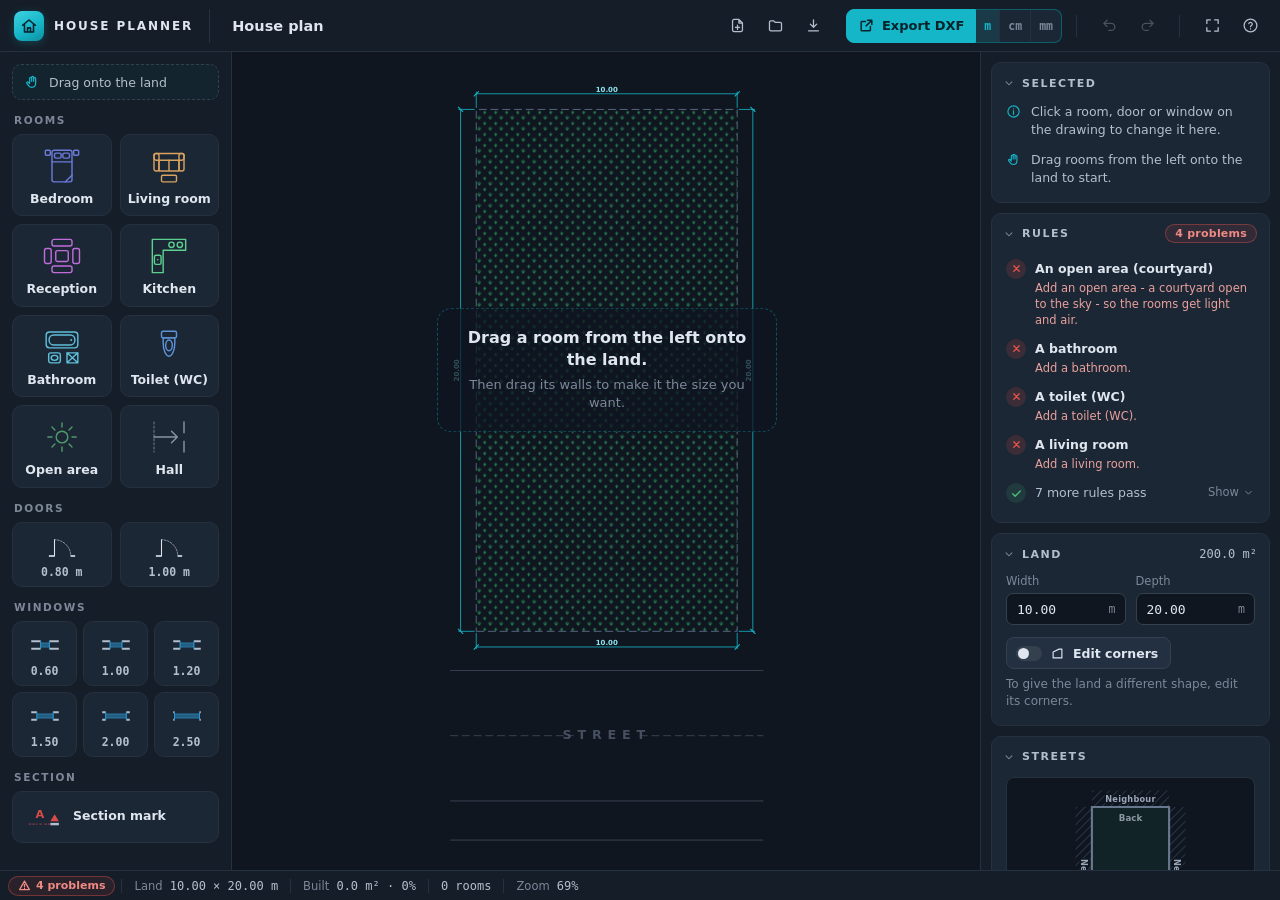
<file: index.html>
<!doctype html>
<html lang="en">
<head>
<meta charset="utf-8">
<meta name="viewport" content="width=device-width, initial-scale=1">
<title>House Planner</title>
<link rel="stylesheet" href="src/theme.css">
<link rel="stylesheet" href="src/app.css">
<link rel="stylesheet" href="src/panels.css">
</head>
<body>
<div id="app">
  <header id="topbar"></header>     <!-- panels.js -->
  <aside id="palette"></aside>      <!-- panels.js : rooms, doors, windows, section -->
  <main id="stage"></main>          <!-- canvas.js : the drawing board -->
  <aside id="sidebar"></aside>      <!-- panels.js : land, streets, walls, inspector, rules -->
  <footer id="statusbar"></footer>  <!-- panels.js -->
</div>
<!-- load order matters: every module adds itself to globalThis.HP -->
<script src="src/core.js"></script>
<script src="src/store.js"></script>
<script src="src/analyze.js"></script>
<script src="src/model.js"></script>
<script src="src/furniture.js"></script>
<script src="src/drawing.js"></script>
<script src="src/dxf.js"></script>
<script src="src/render.js"></script>
<script src="src/canvas.js"></script>
<script src="src/panels.js"></script>
<script>
"use strict";
(function boot() {
  HP.store.init();
  HP.canvas.init(document.getElementById("stage"));
  HP.panels.init({
    topbar: document.getElementById("topbar"),
    palette: document.getElementById("palette"),
    sidebar: document.getElementById("sidebar"),
    statusbar: document.getElementById("statusbar"),
  });
  HP.canvas.fit();
})();
</script>
</body>
</html>
</file>
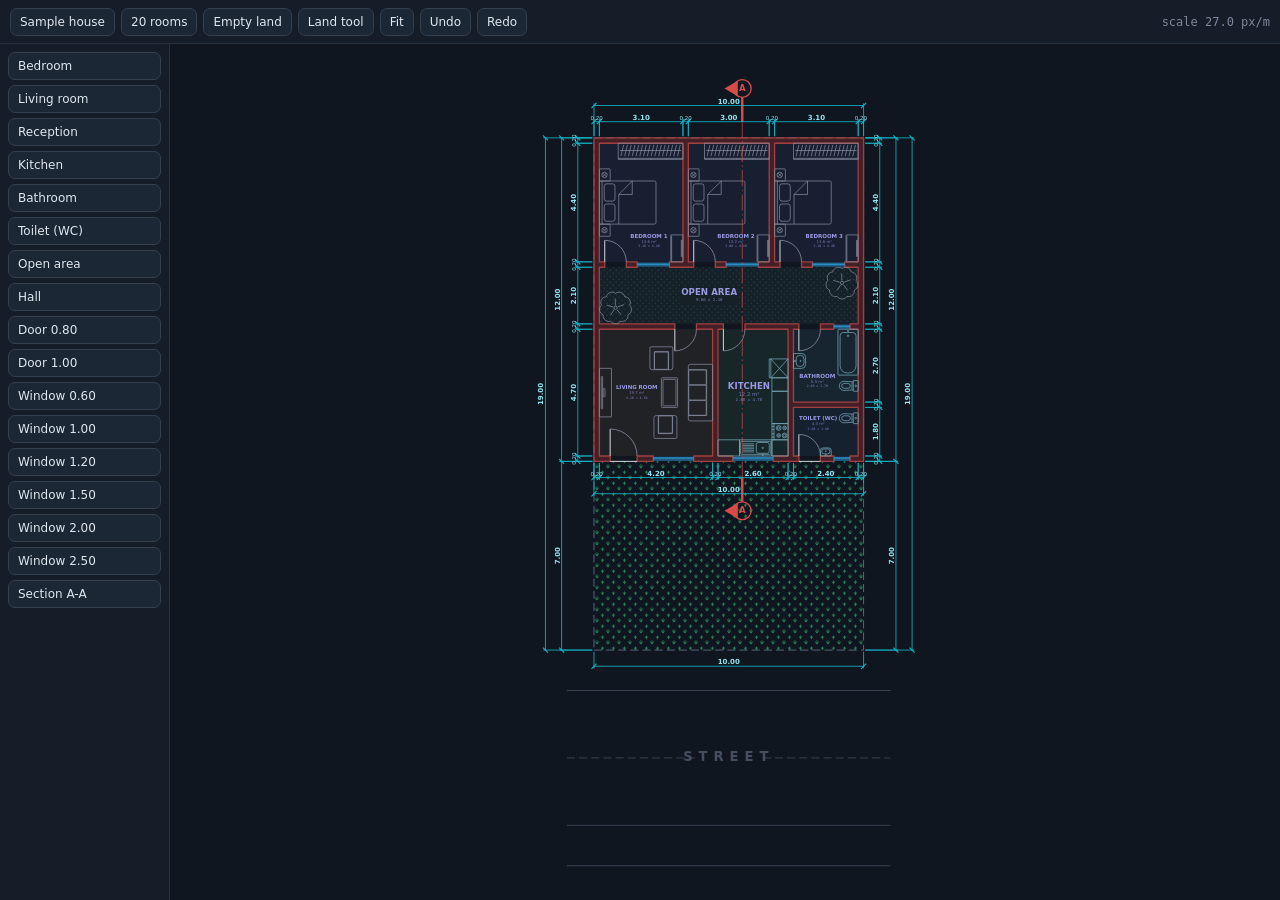
<file: dev/canvas-dev.html>
<!doctype html>
<html lang="en">
<head>
<meta charset="utf-8">
<meta name="viewport" content="width=device-width, initial-scale=1">
<title>Canvas dev</title>
<link rel="stylesheet" href="../src/theme.css">
<link rel="stylesheet" href="../src/app.css">
<style>
  /* dev shell only: a bar, a small palette and the board */
  #devapp { display: grid; height: 100vh; grid-template-columns: 170px 1fr; grid-template-rows: 44px 1fr;
            grid-template-areas: "bar bar" "pal stage"; }
  #devpal { grid-area: pal; }
  #stage { grid-area: stage; }
  #devbar { grid-area: bar; display: flex; gap: 6px; align-items: center; padding: 0 10px;
            background: var(--panel); border-bottom: 1px solid var(--line); font-size: 12px; }
  #devbar button, .dtile { background: var(--panel2); color: var(--ink); border: 1px solid var(--line2);
            border-radius: 7px; padding: 6px 9px; font: 500 12px var(--sans); cursor: pointer; }
  #devbar button.on { background: var(--accent); color: var(--accent-ink); }
  #devbar .out { margin-left: auto; font-family: var(--mono); color: var(--muted); white-space: nowrap; }
  #devpal { background: var(--panel); border-right: 1px solid var(--line); padding: 8px; display: flex;
            flex-direction: column; gap: 5px; overflow: auto; }
  .dtile { text-align: left; touch-action: none; }
  #stage { position: relative; min-width: 0; min-height: 0; overflow: hidden; }
  #toast { position: fixed; right: 12px; bottom: 12px; max-width: 360px; background: var(--panel3); color: var(--ink);
           padding: 8px 12px; border-radius: 8px; font-size: 13px; opacity: 0; transition: opacity .2s; }
  #toast.on { opacity: 1; }
</style>
</head>
<body>
<div id="devapp">
  <div id="devbar">
    <button id="bSample">Sample house</button>
    <button id="b20">20 rooms</button>
    <button id="bEmpty">Empty land</button>
    <button id="bTool">Land tool</button>
    <button id="bFit">Fit</button>
    <button id="bUndo">Undo</button>
    <button id="bRedo">Redo</button>
    <span class="out" id="out"></span>
  </div>
  <div id="devpal"></div>
  <main id="stage"></main>
</div>
<div id="toast"></div>
<!-- the real modules (a missing one 404s and the stub stands in) -->
<script>
/* cache-busted script loads: the embedded browser pane caches hard */
(function () {
  const v = Date.now();
  const list = ["../src/core.js", "../src/store.js", "../src/analyze.js", "../src/model.js", "../src/furniture.js",
                "../src/drawing.js", "../src/render.js", "../src/canvas.js", "canvas-stub.js"];
  for (const s of list) document.write("<scr" + "ipt src=\"" + s + "?v=" + v + "\"></scr" + "ipt>");
})();
</script>
<script>
"use strict";
(function () {
  const $ = id => document.getElementById(id);
  HP.store.init(HP.newPlan());
  HP.canvas.init($("stage"));

  // a palette that behaves like the panels' tiles: 4 px move -> palette:start, else palette:click
  const ITEMS = [];
  for (const t of HP.ROOM_ORDER) ITEMS.push({ label: HP.ROOM_TYPES[t].label, item: { kind: "room", type: t } });
  ITEMS.push({ label: "Door 0.80", item: { kind: "door", w: 80 } }, { label: "Door 1.00", item: { kind: "door", w: 100 } });
  for (const w of HP.WINDOW_SIZES) ITEMS.push({ label: "Window " + HP.fmtM(w), item: { kind: "window", w } });
  ITEMS.push({ label: "Section A-A", item: { kind: "section" } });
  for (const it of ITEMS) {
    const b = document.createElement("button");
    b.className = "dtile"; b.textContent = it.label; b.dataset.item = JSON.stringify(it.item);
    b.addEventListener("pointerdown", e => {
      if (e.button !== 0) return;
      e.preventDefault();
      const x0 = e.clientX, y0 = e.clientY, pid = e.pointerId;
      const end = () => { window.removeEventListener("pointermove", mv, true); window.removeEventListener("pointerup", up, true); };
      const mv = ev => { if (ev.pointerId !== pid || Math.hypot(ev.clientX - x0, ev.clientY - y0) < 4) return; end(); HP.store.emit("palette:start", { item: Object.assign({}, it.item), event: ev }); };
      const up = ev => { if (ev.pointerId !== pid) return; end(); HP.store.emit("palette:click", { item: Object.assign({}, it.item) }); };
      window.addEventListener("pointermove", mv, true); window.addEventListener("pointerup", up, true);
    });
    $("devpal").appendChild(b);
  }
  async function load(path) {
    const t = await (await fetch(path, { cache: "no-store" })).text();
    HP.store.load(HP.deserialize(t), "Open"); HP.canvas.fit();
  }
  $("bSample").onclick = () => load("../test/fixtures/sample-house.json");
  $("b20").onclick = () => load("../test/fixtures/model-20rooms.json");
  $("bEmpty").onclick = () => { HP.store.load(HP.newPlan(), "New"); HP.canvas.fit(); };
  $("bTool").onclick = () => { HP.store.setTool(HP.store.tool() === "plot" ? "select" : "plot"); $("bTool").classList.toggle("on", HP.store.tool() === "plot"); };
  $("bFit").onclick = () => HP.canvas.fit();
  $("bUndo").onclick = () => HP.store.undo();
  $("bRedo").onclick = () => HP.store.redo();
  let tt = 0;
  HP.store.on("message", m => { const el = $("toast"); el.textContent = m.text; el.classList.add("on"); clearTimeout(tt); tt = setTimeout(() => el.classList.remove("on"), 2600); });
  HP.store.on("view", v => { $("out").textContent = "scale " + v.scale.toFixed(1) + " px/m"; });
  HP.store.on("select", s => { $("out").textContent = "sel " + JSON.stringify(s); });
  window.addEventListener("keydown", e => {
    if (!(e.ctrlKey || e.metaKey)) return;
    if (e.key === "z") { e.preventDefault(); HP.store.undo(); } else if (e.key === "y") { e.preventDefault(); HP.store.redo(); }
  });
  if (location.search.indexOf("empty") < 0) load("../test/fixtures/sample-house.json");
})();
</script>
</body>
</html>
</file>
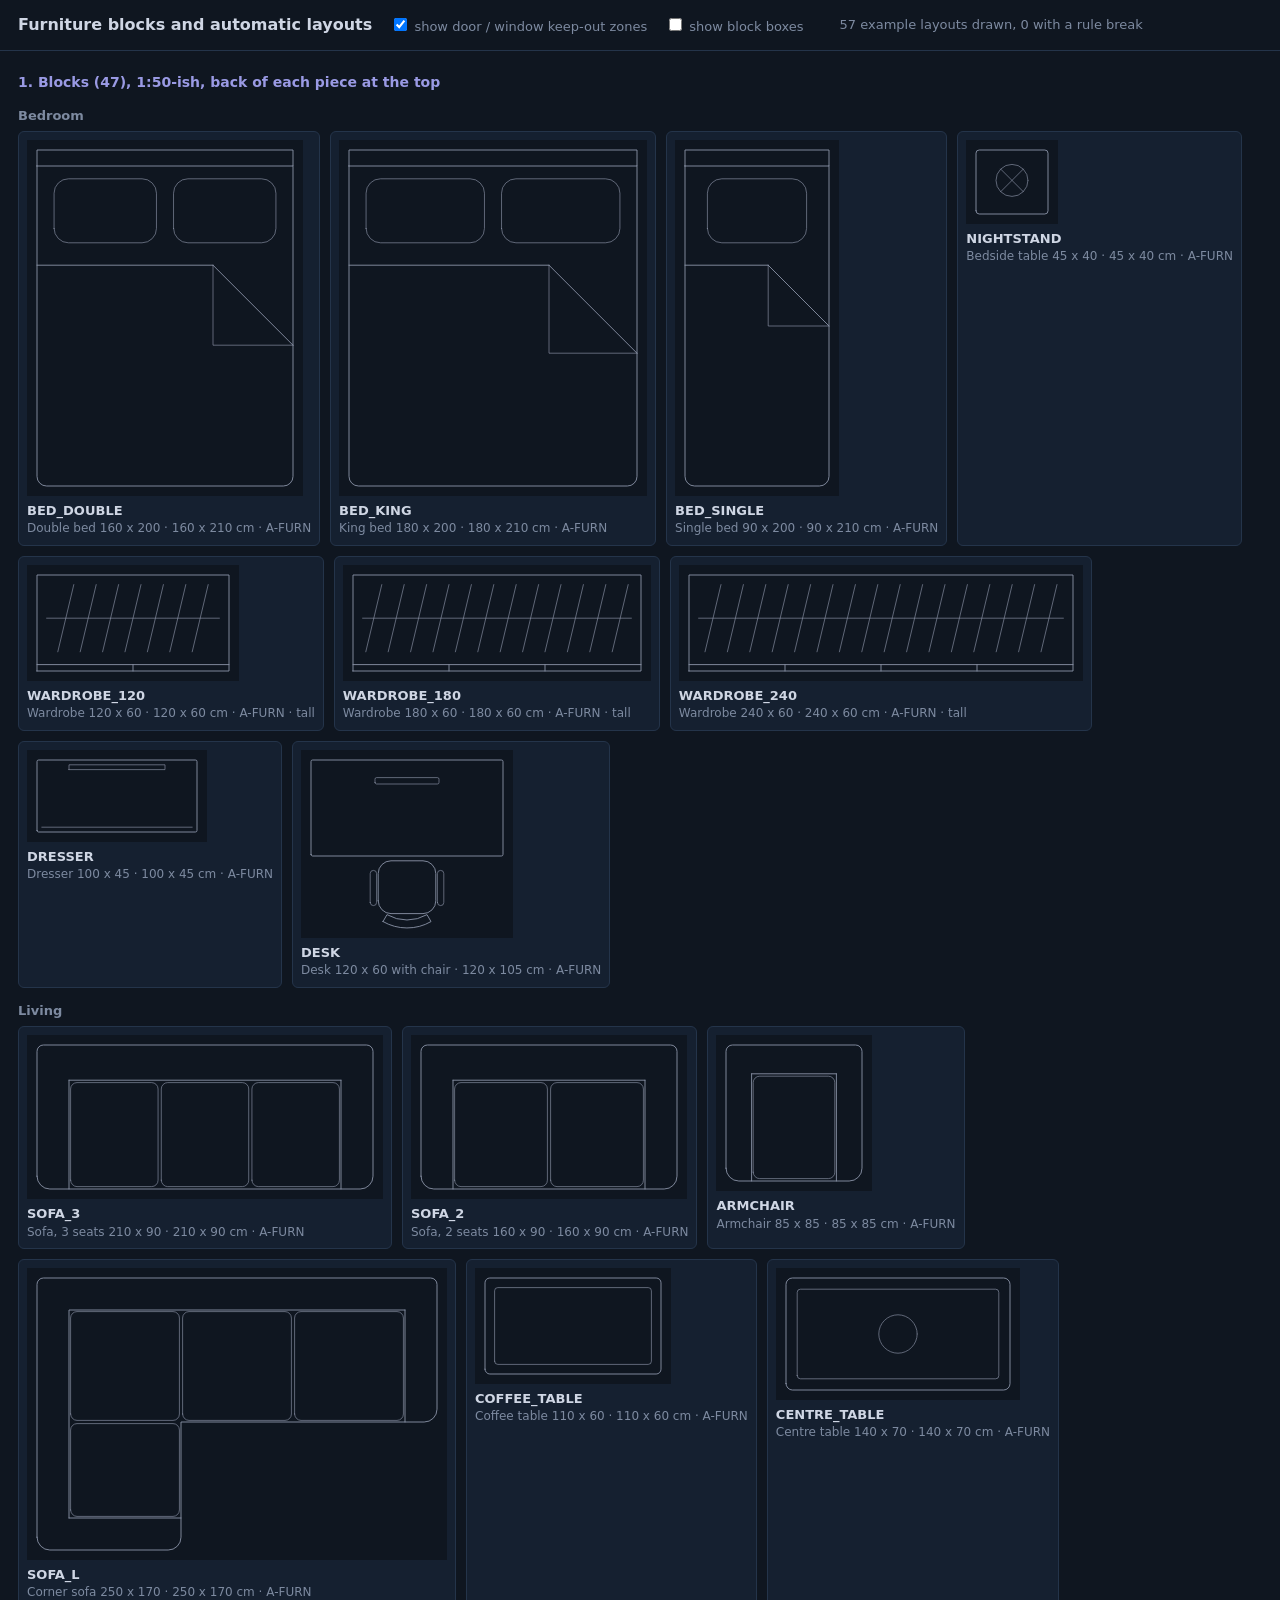
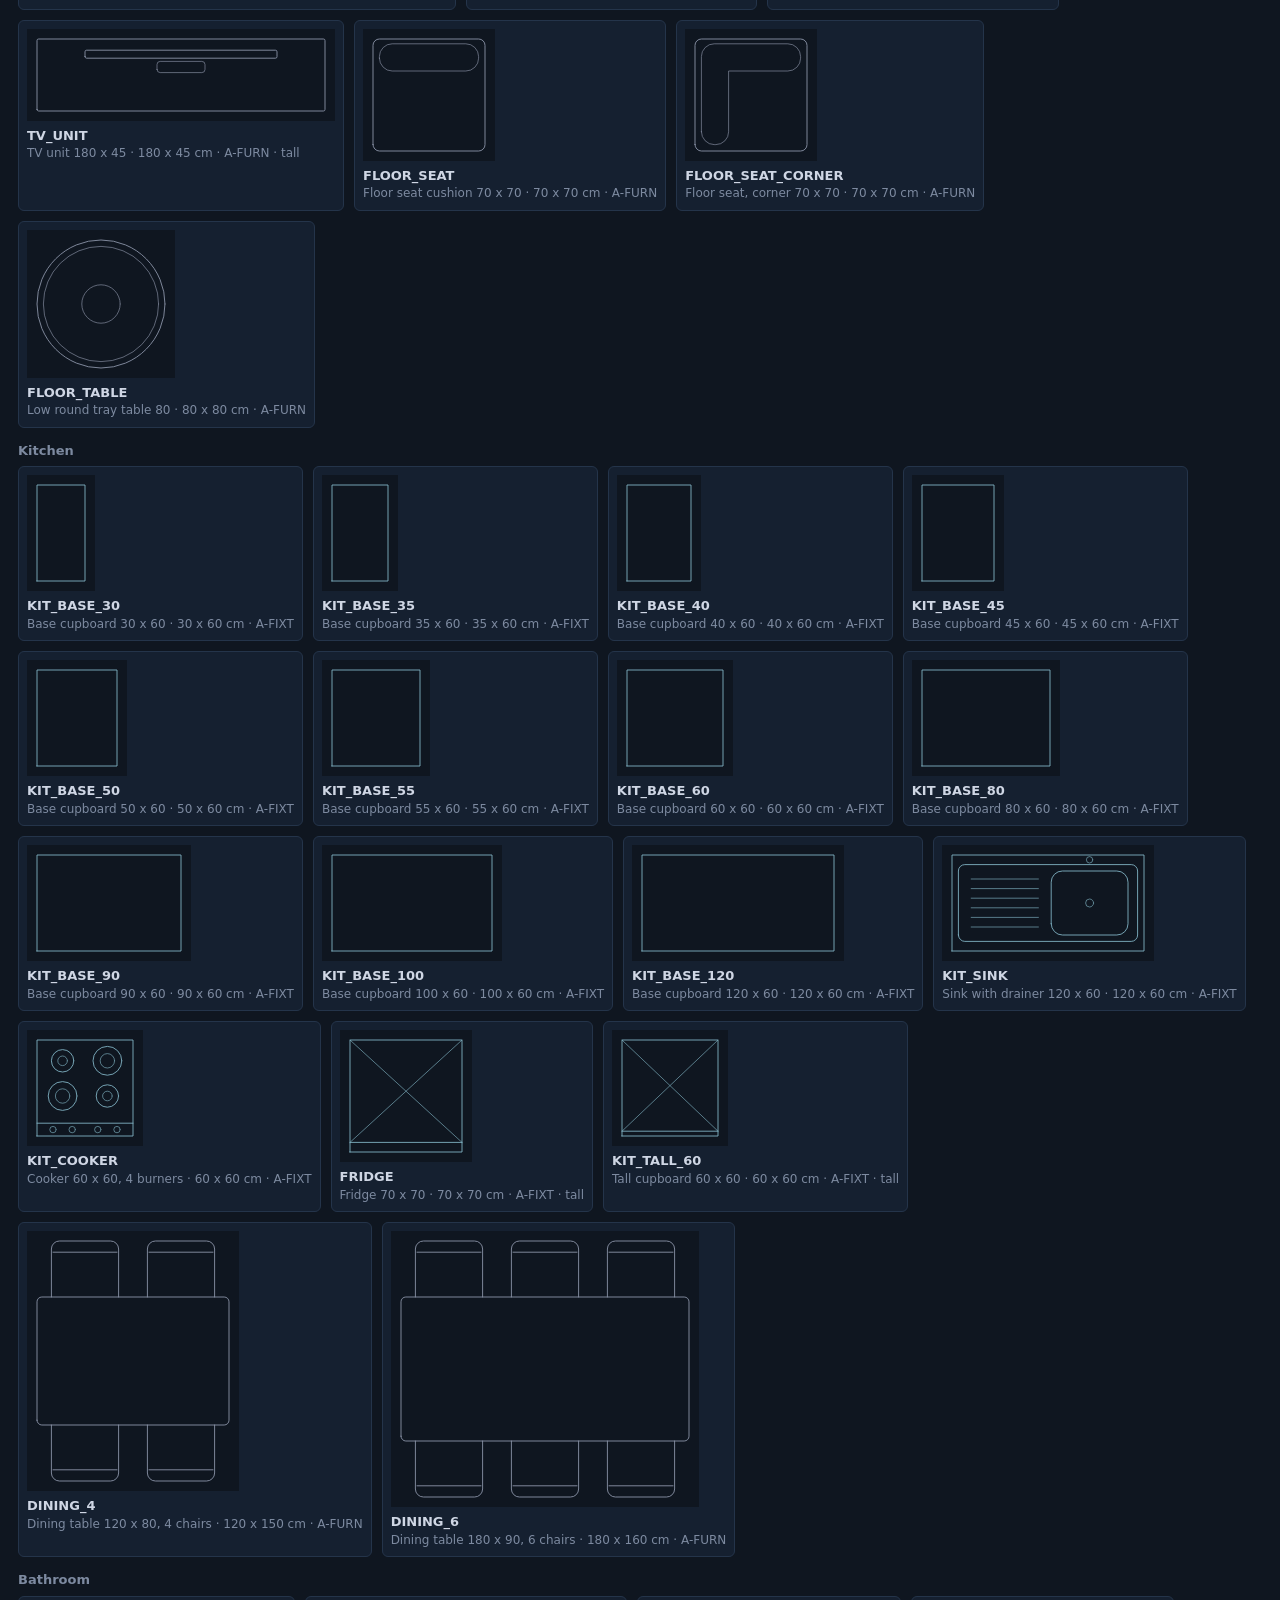
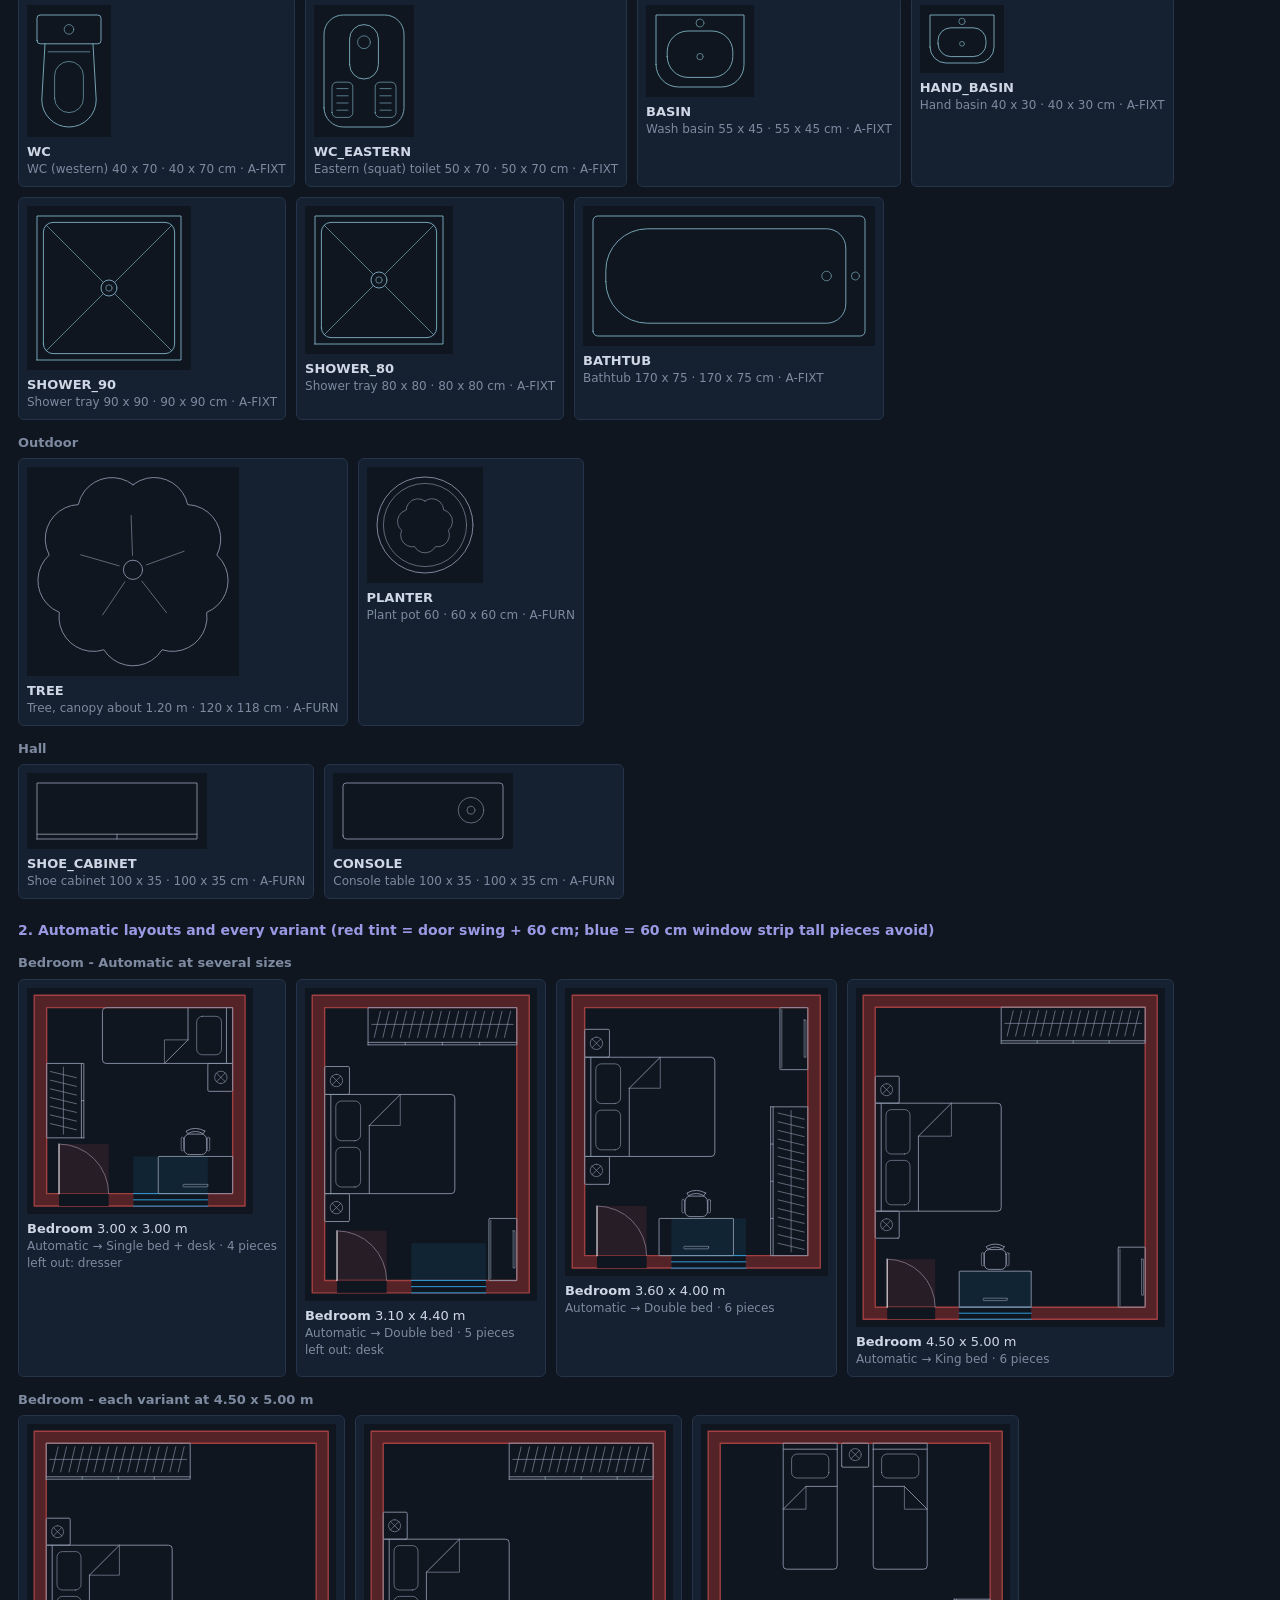
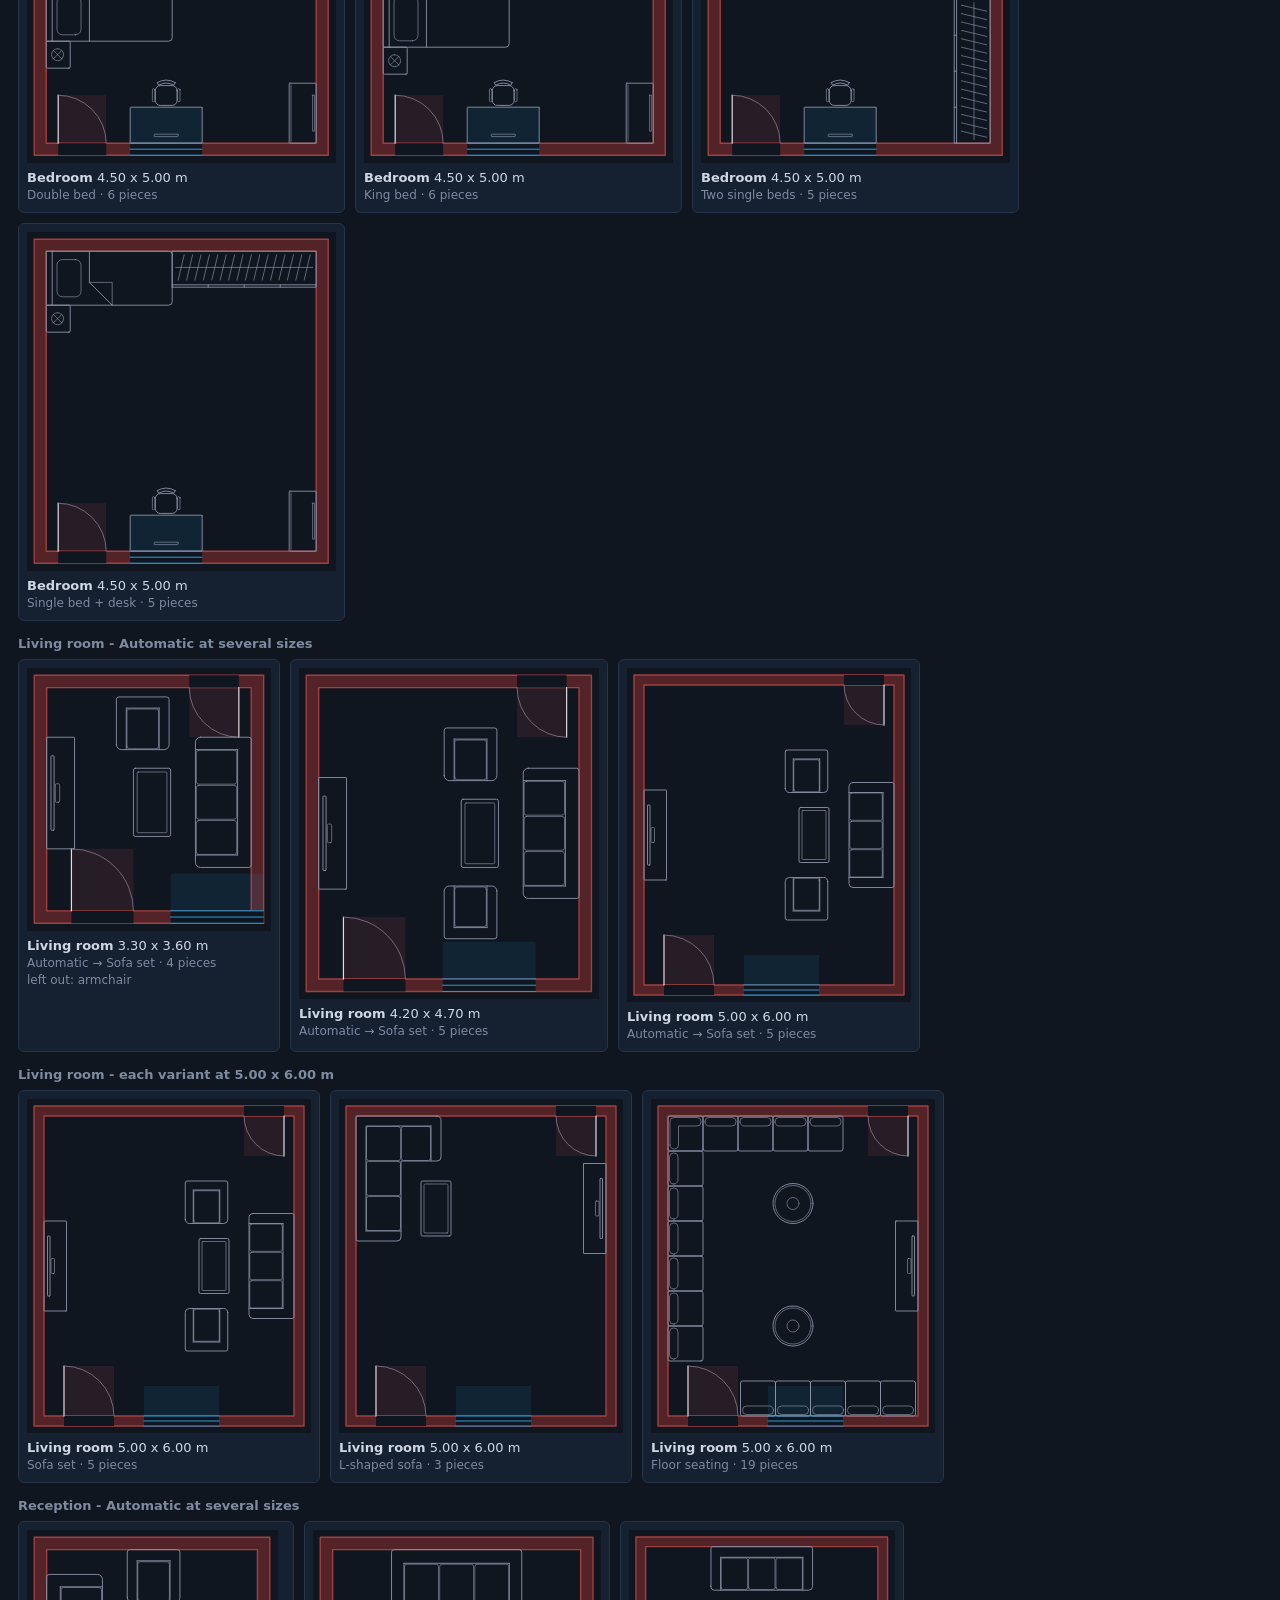
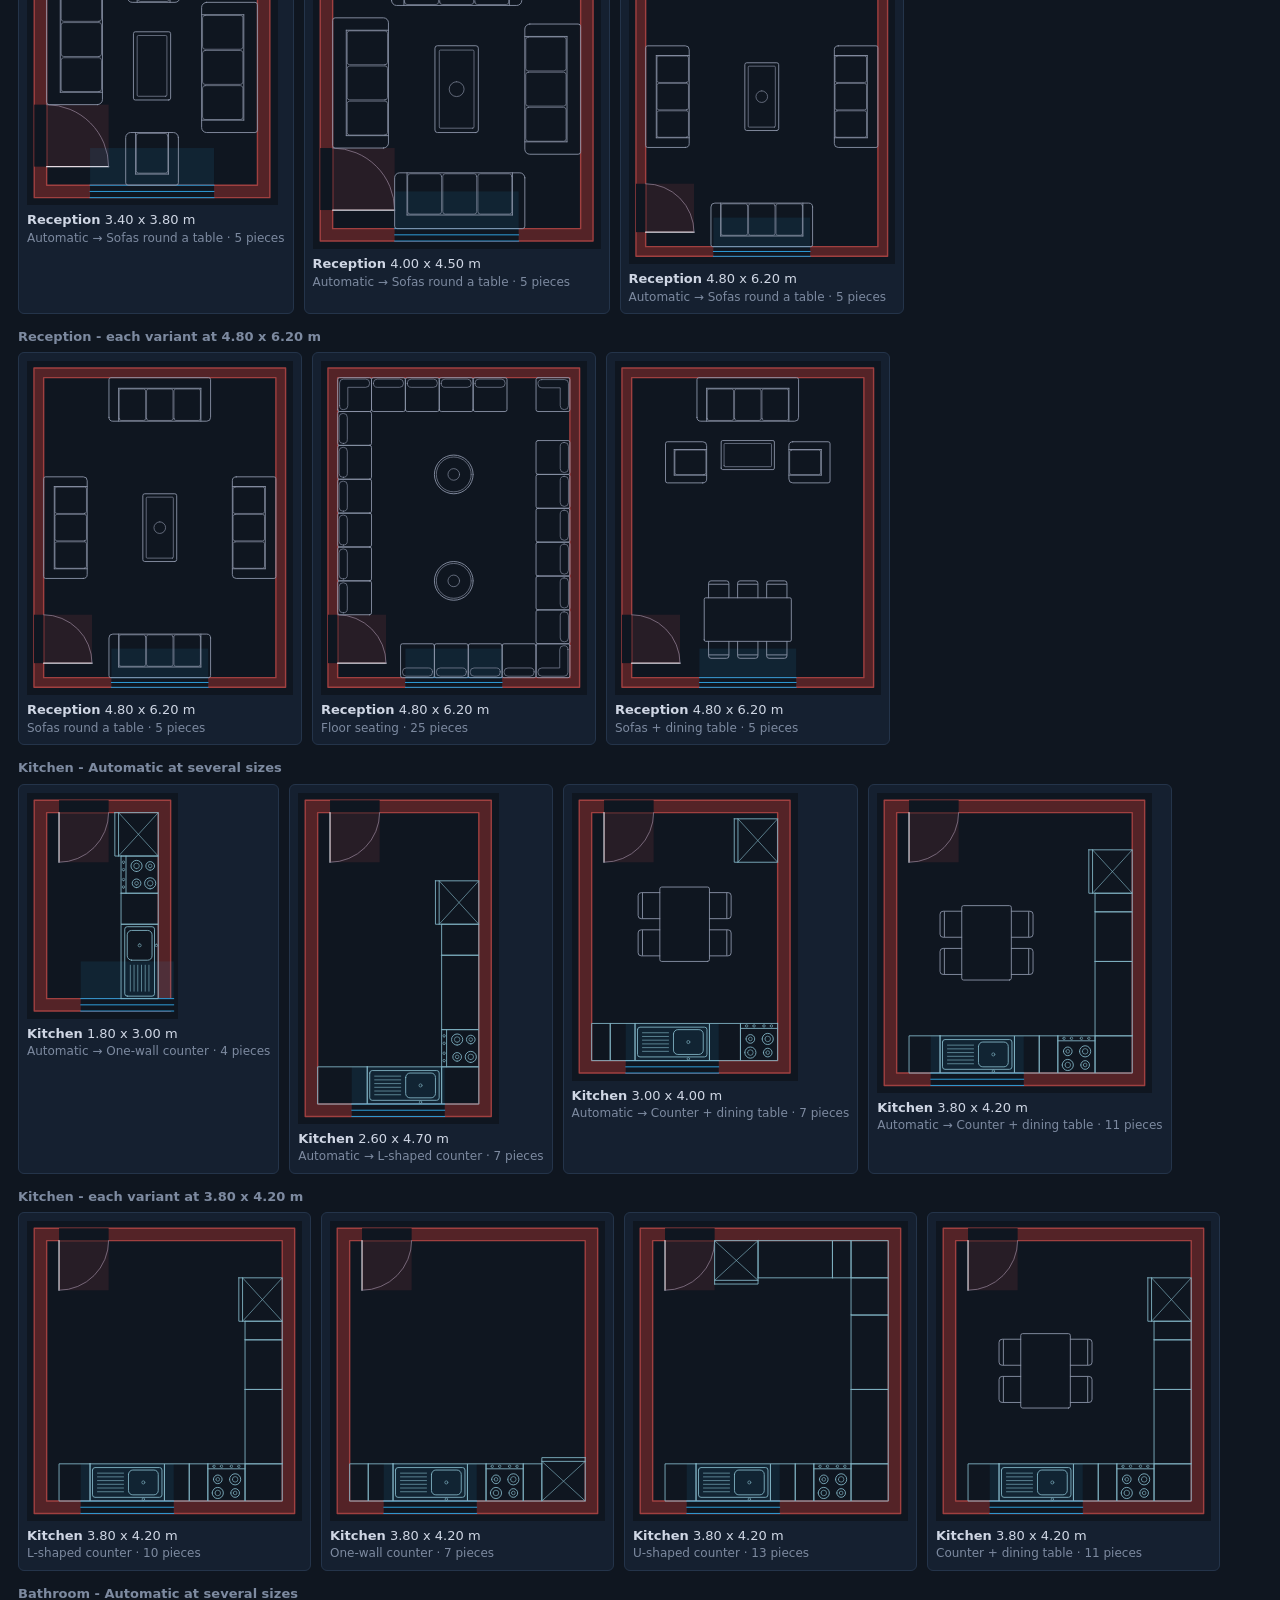
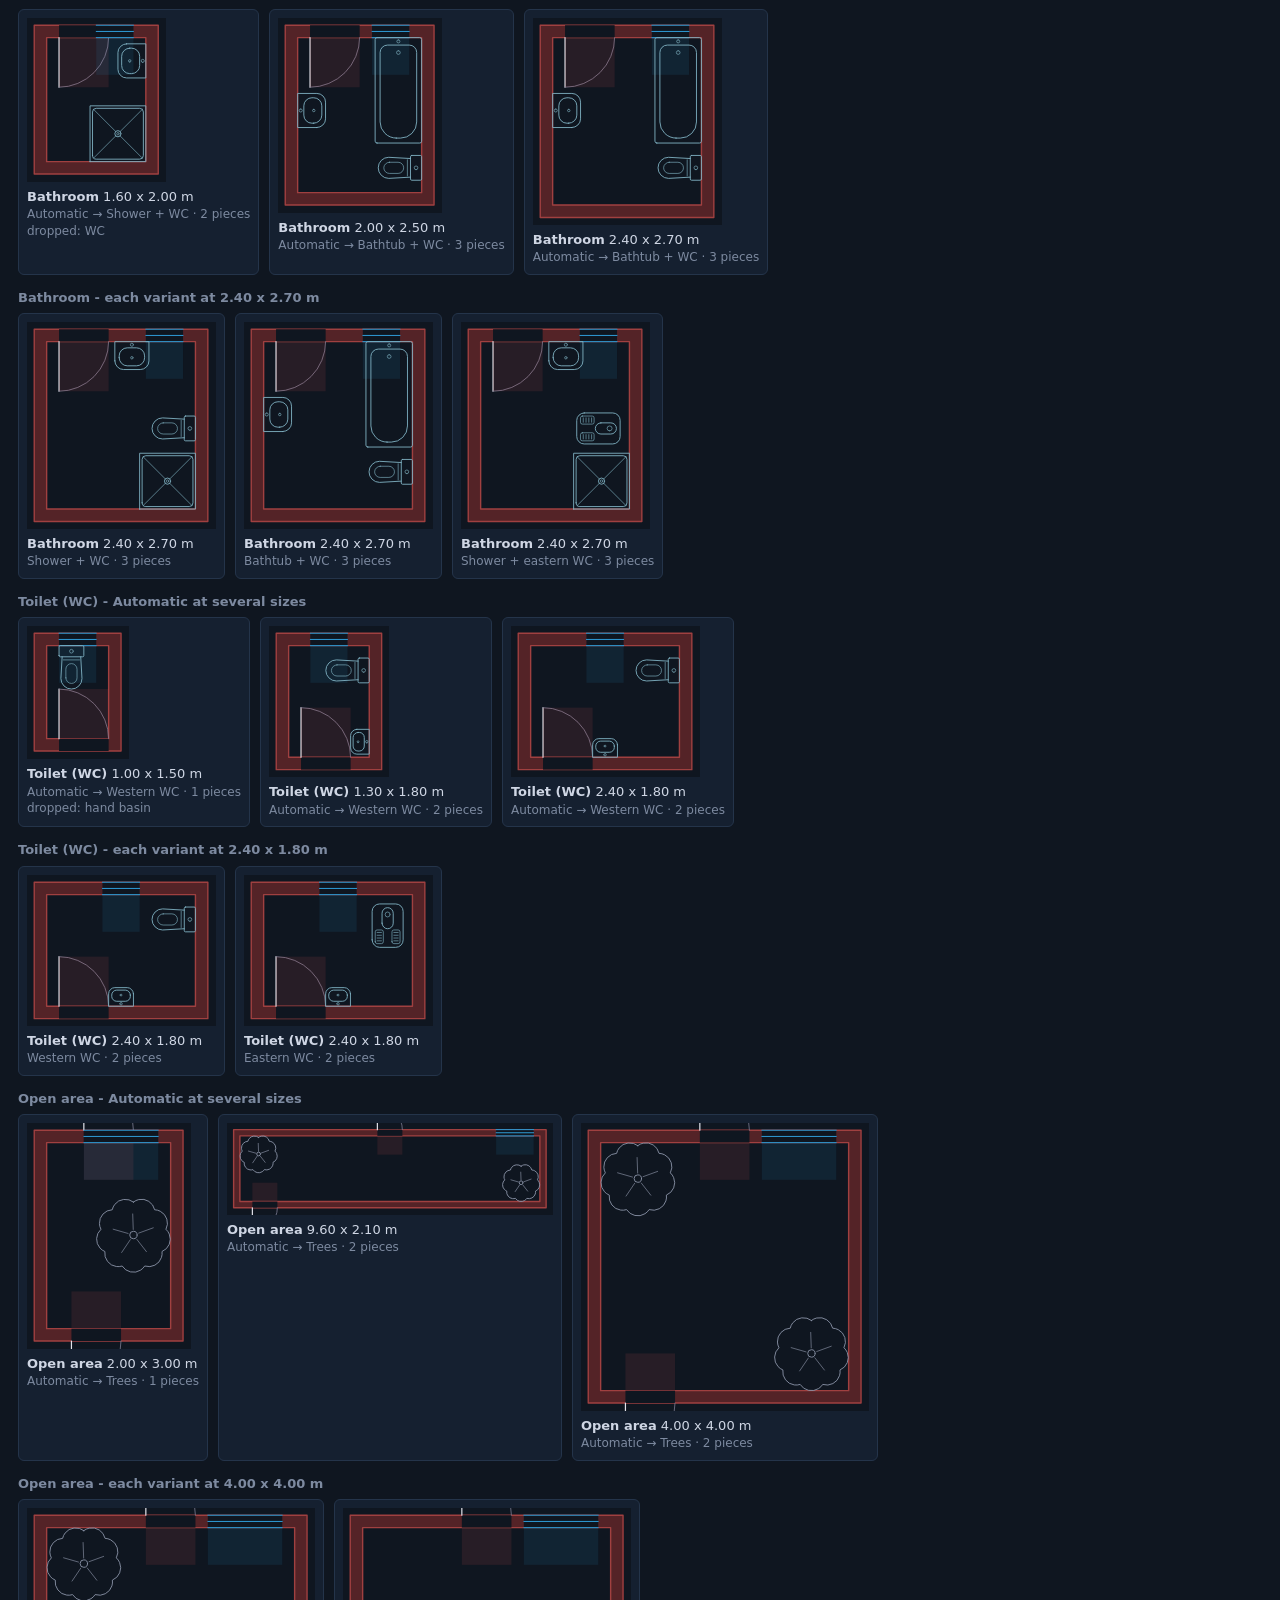
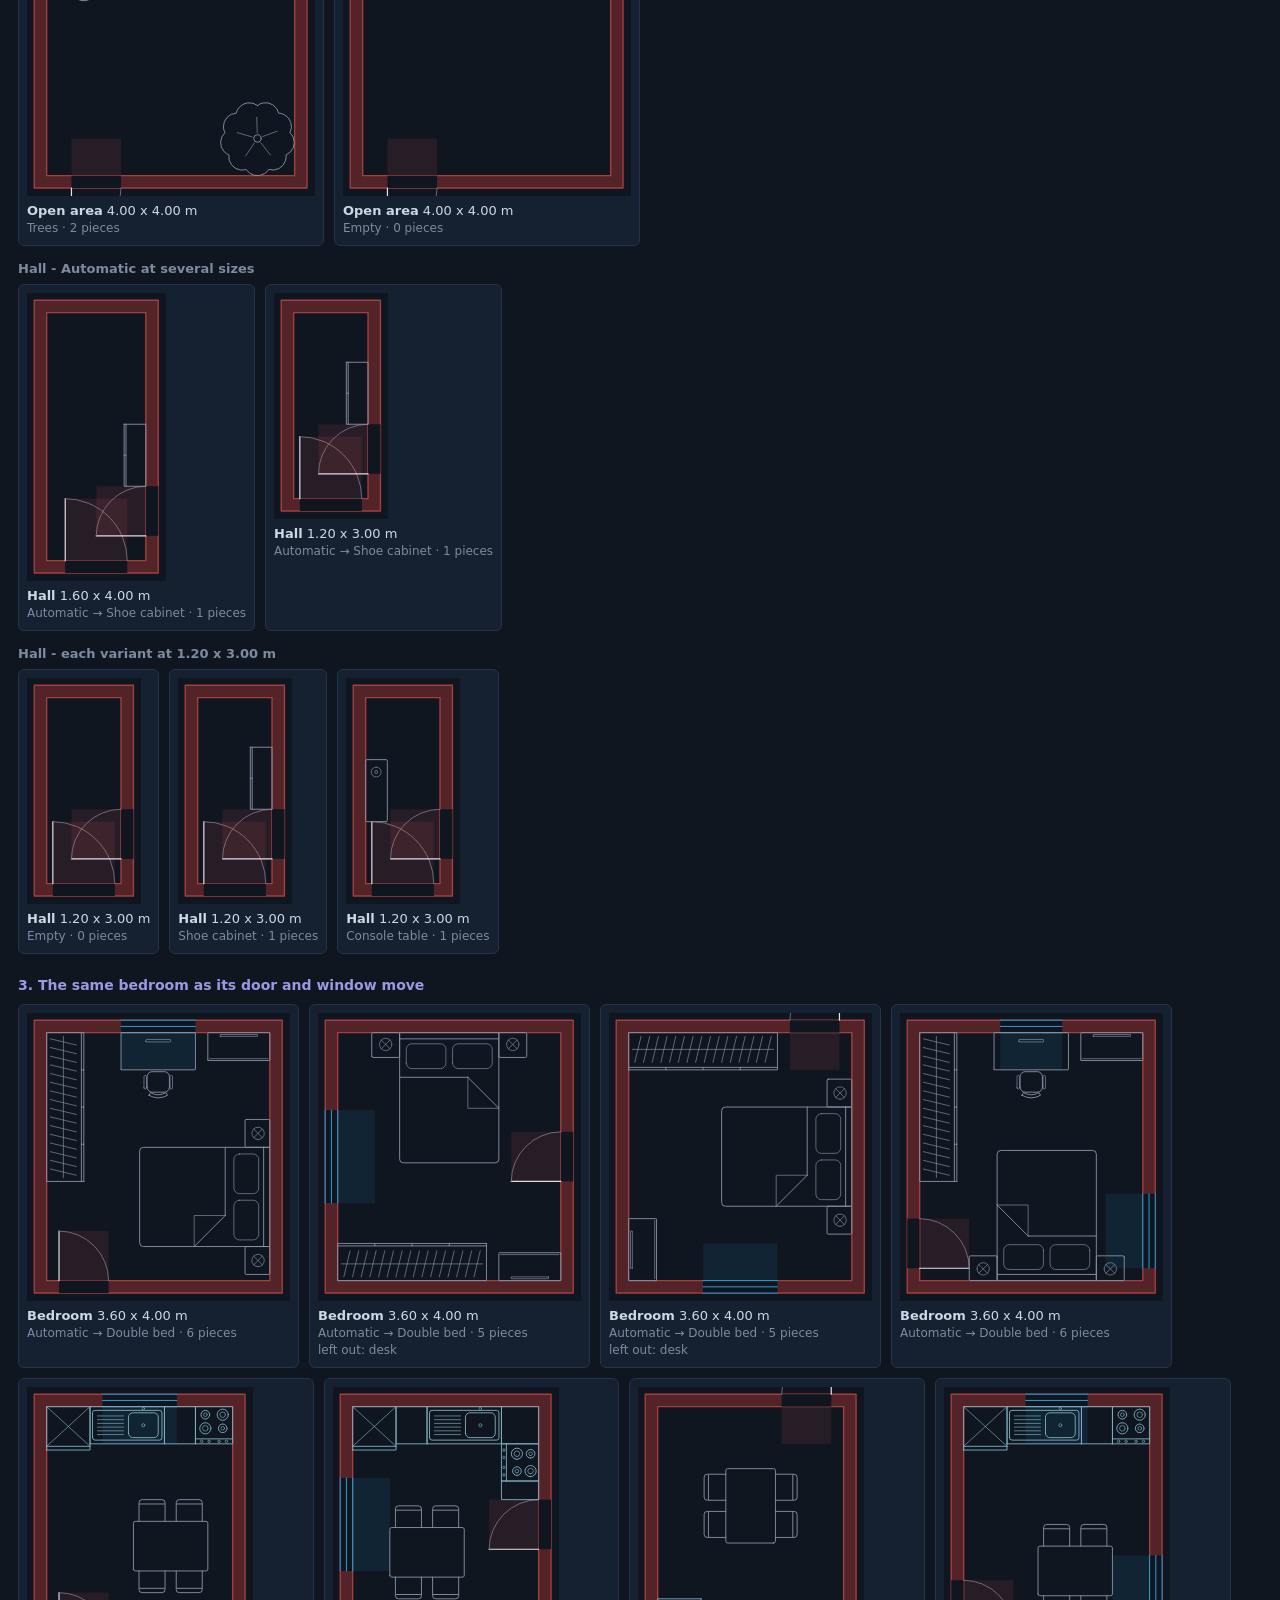
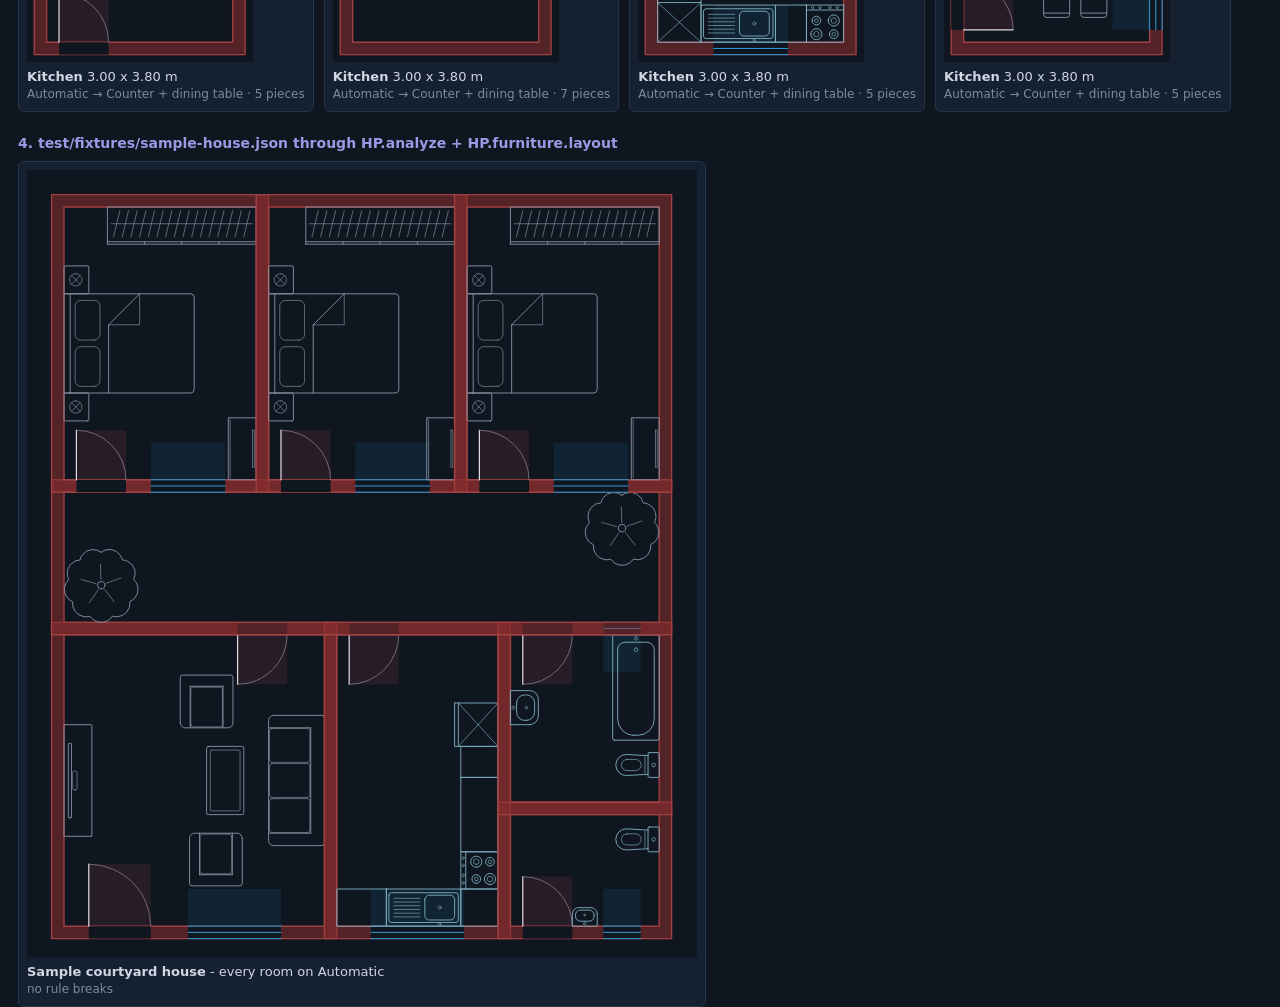
<file: dev/furniture-sheet.html>
<!doctype html>
<html lang="en">
<head>
<meta charset="utf-8">
<meta name="viewport" content="width=device-width, initial-scale=1">
<title>Furniture sheet</title>
<style>
  :root { --bg: #0f1620; --panel: #152030; --ink: #cfd6e4; --dim: #7d8aa0; --line: #24344a; }
  html, body { margin: 0; background: var(--bg); color: var(--ink); font: 13px/1.4 system-ui, Segoe UI, sans-serif; }
  header { padding: 14px 18px; border-bottom: 1px solid var(--line); display: flex; gap: 18px; align-items: center; flex-wrap: wrap; }
  header h1 { font-size: 16px; margin: 0; font-weight: 600; }
  header label { color: var(--dim); }
  h2 { font-size: 14px; margin: 22px 18px 8px; font-weight: 600; color: #9a9ae4; }
  h3 { font-size: 13px; margin: 14px 18px 6px; font-weight: 600; color: var(--dim); }
  .grid { display: flex; flex-wrap: wrap; gap: 10px; padding: 0 18px; }
  .card { background: var(--panel); border: 1px solid var(--line); border-radius: 6px; padding: 8px; }
  .card canvas { display: block; }
  .cap { margin-top: 6px; max-width: 420px; }
  .cap b { font-weight: 600; }
  .cap .s { color: var(--dim); font-size: 12px; }
  .warn { color: #e0a060; }
  .bad { color: #ff6b6b; font-weight: 600; }
  #summary { padding: 0 18px; color: var(--dim); }
</style>
</head>
<body>
<header>
  <h1>Furniture blocks and automatic layouts</h1>
  <label><input type="checkbox" id="zones" checked> show door / window keep-out zones</label>
  <label><input type="checkbox" id="boxes"> show block boxes</label>
  <span id="summary"></span>
</header>
<div id="out"></div>
<script>
  // load the modules fresh every time (embedded browser panes cache hard)
  for (const m of ["core", "analyze", "furniture"])
    document.write('<script src="../src/' + m + '.js?t=' + Date.now() + '"><\/script>');
</script>
<script>
"use strict";
(function () {
  const F = HP.furniture, LAY = HP.LAYERS, BG = "#0f1620";
  const DPR = Math.max(1, window.devicePixelRatio || 1);
  const out = document.getElementById("out");
  const opt = { zones: true, boxes: false };
  // URL options (for close inspection): ?bs=4 block scale px/cm, ?rs=1.2 room scale, ?sec=1,2 sections,
  // ?type=kitchen room types, ?group=Living block groups
  const Q = new URLSearchParams(location.search);
  const BS = +Q.get("bs") || 1.6, RS = +Q.get("rs") || 0;
  const SEC = Q.get("sec") ? Q.get("sec").split(",") : ["1", "2", "3", "4"];
  const TYPES = Q.get("type") ? Q.get("type").split(",") : null, GROUPS = Q.get("group") ? Q.get("group").split(",") : null;
  const ROT = { 0: [1, 0], 90: [0, 1], 180: [-1, 0], 270: [0, -1] };

  // ------------------------------------------------------------ drawing primitives (local units)
  function prims(ctx, items, s, color) {
    for (const it of items) {
      const L = LAY[it.layer] || LAY["A-FURN"];
      ctx.strokeStyle = color || L.color;
      const lw = it.lw != null ? it.lw : L.lw;
      ctx.lineWidth = Math.max(0.6, lw * 5) / s;
      ctx.beginPath();
      if (it.kind === "line") { ctx.moveTo(it.a[0], it.a[1]); ctx.lineTo(it.b[0], it.b[1]); }
      else if (it.kind === "circle") { ctx.moveTo(it.c[0] + it.r, it.c[1]); ctx.arc(it.c[0], it.c[1], it.r, 0, Math.PI * 2); }
      else if (it.kind === "arc") ctx.arc(it.c[0], it.c[1], it.r, it.a0 * Math.PI / 180, it.a1 * Math.PI / 180, false);
      else if (it.kind === "pline") {
        const P = it.pts, B = it.bulges, n = P.length, segs = it.closed ? n : n - 1;
        ctx.moveTo(P[0][0], P[0][1]);
        for (let i = 0; i < segs; i++) {
          const p = P[i], q = P[(i + 1) % n], b = B ? B[i] : 0;
          if (Math.abs(b) < 1e-12) { ctx.lineTo(q[0], q[1]); continue; }
          const th = 4 * Math.atan(b), c = Math.hypot(q[0] - p[0], q[1] - p[1]);
          const r = c / (2 * Math.sin(th / 2));
          const mx = (p[0] + q[0]) / 2, my = (p[1] + q[1]) / 2, nx = -(q[1] - p[1]) / c, ny = (q[0] - p[0]) / c;
          const d = r * Math.cos(th / 2), cx = mx + nx * d, cy = my + ny * d;
          ctx.arc(cx, cy, Math.abs(r), Math.atan2(p[1] - cy, p[0] - cx), Math.atan2(q[1] - cy, q[0] - cx), b < 0);
        }
        if (it.closed) ctx.closePath();
      }
      ctx.stroke();
    }
  }
  function insert(ctx, ins, s) {
    const B = F.BLOCKS[ins.block];
    ctx.save();
    ctx.translate(ins.x, ins.y); ctx.rotate(ins.rot * Math.PI / 180); ctx.scale(ins.sx, 1);
    prims(ctx, B.items, s);
    if (opt.boxes) { ctx.strokeStyle = "rgba(255,255,0,0.35)"; ctx.lineWidth = 0.6 / s; ctx.strokeRect(0, 0, B.w, B.h); }
    ctx.restore();
  }
  // a canvas whose drawing space is world cm, y up, fitted to [x0,y0]-[x1,y1] at s px/cm
  function stage(x0, y0, x1, y1, s, pad) {
    pad = pad == null ? 8 : pad;
    const cv = document.createElement("canvas");
    const W = Math.ceil((x1 - x0) * s + 2 * pad), H = Math.ceil((y1 - y0) * s + 2 * pad);
    cv.width = W * DPR; cv.height = H * DPR; cv.style.width = W + "px"; cv.style.height = H + "px";
    const ctx = cv.getContext("2d");
    ctx.fillStyle = BG; ctx.fillRect(0, 0, cv.width, cv.height);
    ctx.setTransform(s * DPR, 0, 0, -s * DPR, (pad - x0 * s) * DPR, (pad + y1 * s) * DPR);
    ctx.lineCap = "round"; ctx.lineJoin = "round";
    return { cv, ctx };
  }
  function el(tag, cls, html) { const e = document.createElement(tag); if (cls) e.className = cls; if (html != null) e.innerHTML = html; return e; }

  // ------------------------------------------------------------ a room with walls, openings, furniture
  function bandOf(room, side, s0, s1, depth) {
    switch (side) {
      case "N": return [s0, room.y + room.h - depth, s1, room.y + room.h];
      case "S": return [s0, room.y, s1, room.y + depth];
      case "E": return [room.x + room.w - depth, s0, room.x + room.w, s1];
      case "W": return [room.x, s0, room.x + depth, s1];
    }
  }
  function drawRoom(ctx, room, ops, L, s, t) {
    t = t || 20;
    const x0 = room.x, y0 = room.y, x1 = room.x + room.w, y1 = room.y + room.h;
    // wall band
    ctx.fillStyle = "rgba(140,47,47,0.55)";
    ctx.beginPath(); ctx.rect(x0 - t, y0 - t, room.w + 2 * t, room.h + 2 * t); ctx.rect(x0, y0, room.w, room.h); ctx.fill("evenodd");
    ctx.strokeStyle = LAY["A-WALL"].color; ctx.lineWidth = 1.4 / s;
    ctx.strokeRect(x0 - t, y0 - t, room.w + 2 * t, room.h + 2 * t); ctx.strokeRect(x0, y0, room.w, room.h);
    for (const o of ops) {
      const ax = o.side === "N" || o.side === "S";
      const f = o.side === "N" ? y1 : o.side === "S" ? y0 : o.side === "E" ? x1 : x0;
      const n = o.side === "N" || o.side === "E" ? 1 : -1;
      const P = (a, q) => (ax ? [a, q] : [q, a]);
      // cut the wall
      ctx.fillStyle = BG;
      const r0 = P(o.s0, f), r1 = P(o.s1, f + n * t);
      ctx.fillRect(Math.min(r0[0], r1[0]), Math.min(r0[1], r1[1]), Math.abs(r1[0] - r0[0]), Math.abs(r1[1] - r0[1]));
      if (o.kind === "window") {
        ctx.strokeStyle = LAY["A-GLAZ"].color; ctx.lineWidth = 1 / s;
        for (const k of [0, 0.5, 1]) { ctx.beginPath(); const a = P(o.s0, f + n * t * k), b = P(o.s1, f + n * t * k); ctx.moveTo(...a); ctx.lineTo(...b); ctx.stroke(); }
      } else {
        const hinge = o.hingeAt === "s1" ? o.s1 : o.s0, free = hinge === o.s1 ? o.s0 : o.s1, w = o.s1 - o.s0;
        const dir = o.swingInto ? -n : n;            // into this room or away
        const base = o.swingInto ? f : f + n * t;
        const h = P(hinge, base), tip = P(hinge, base + dir * w), fr = P(free, base);
        ctx.strokeStyle = LAY["A-DOOR"].color; ctx.lineWidth = 1.2 / s;
        ctx.beginPath(); ctx.moveTo(...h); ctx.lineTo(...tip); ctx.stroke();
        ctx.strokeStyle = HP.COLORS.swing; ctx.lineWidth = 0.8 / s;
        const a0 = Math.atan2(fr[1] - h[1], fr[0] - h[0]), a1 = Math.atan2(tip[1] - h[1], tip[0] - h[0]);
        let d = a1 - a0; while (d > Math.PI) d -= 2 * Math.PI; while (d < -Math.PI) d += 2 * Math.PI;
        ctx.beginPath(); ctx.arc(h[0], h[1], w, a0, a1, d < 0); ctx.stroke();
      }
      if (opt.zones) {
        const z = o.kind === "door" ? bandOf(room, o.side, o.s0, o.s1, o.swingInto ? Math.max(w0(o), 60) : 60) : bandOf(room, o.side, o.s0, o.s1, 60);
        ctx.fillStyle = o.kind === "door" ? "rgba(255,90,90,0.10)" : "rgba(46,155,214,0.10)";
        ctx.fillRect(z[0], z[1], z[2] - z[0], z[3] - z[1]);
      }
    }
    for (const ins of L.inserts) insert(ctx, ins, s);
  }
  const w0 = o => o.s1 - o.s0;
  // openings in roomOpenings form (s0/s1 absolute) from an easy description
  function ops(room, list) {
    return list.map((o, i) => {
      const len = o.side === "N" || o.side === "S" ? room.w : room.h, st = o.side === "N" || o.side === "S" ? room.x : room.y;
      let at = o.at === "end" ? len - 20 - o.w : o.at === "mid" ? Math.round((len - o.w) / 10) * 5 : (o.at == null ? 20 : o.at);
      return { id: "o" + i, kind: o.kind, side: o.side, s0: st + at, s1: st + at + o.w, w: o.w,
        swingInto: o.kind === "door" && o.into !== false, hingeAt: o.kind === "door" ? (o.hinge === "end" ? "s1" : "s0") : null };
    });
  }
  // independent rule check (same rules as test/furniture.test.js)
  function breaks(room, op, L) {
    const ov = (a, b) => a[0] < b[2] - 1e-6 && b[0] < a[2] - 1e-6 && a[1] < b[3] - 1e-6 && b[1] < a[3] - 1e-6;
    const doors = op.filter(o => o.kind === "door").map(o => bandOf(room, o.side, o.s0, o.s1, o.swingInto ? Math.max(w0(o), 60) : 60));
    const wins = op.filter(o => o.kind === "window").map(o => bandOf(room, o.side, o.s0, o.s1, 60));
    const P = L.inserts.map(i => ({ i, B: F.BLOCKS[i.block], parts: F.blockParts(i), box: F.blockBox(i) }));
    const bad = [];
    for (const p of P) {
      if (p.box[0] < room.x - 1e-6 || p.box[1] < room.y - 1e-6 || p.box[2] > room.x + room.w + 1e-6 || p.box[3] > room.y + room.h + 1e-6) bad.push(p.i.block + " outside");
      for (const q of p.parts) { if (doors.some(z => ov(q, z))) bad.push(p.i.block + " in door zone"); if (p.B.tall && wins.some(z => ov(q, z))) bad.push(p.i.block + " over window"); }
    }
    for (let a = 0; a < P.length; a++) for (let b = a + 1; b < P.length; b++) if (P[a].parts.some(x => P[b].parts.some(y => ov(x, y)))) bad.push(P[a].i.block + " x " + P[b].i.block);
    return bad;
  }
  let total = 0, totalBad = 0;
  function roomCard(parent, type, w, h, list, furn, title) {
    const room = { id: "r", type, x: 0, y: 0, w, h };
    const op = ops(room, list);
    const L = F.layout(room, op, furn, { cache: false });
    const s = RS || Math.min(0.62, 300 / Math.max(w, h));
    const { cv, ctx } = stage(-22, -22, w + 22, h + 22, s, 6);
    drawRoom(ctx, room, op, L, s);
    const bad = breaks(room, op, L);
    total++; if (bad.length) totalBad++;
    const card = el("div", "card"); card.appendChild(cv);
    const vl = F.variants(type)[furn].label;
    card.appendChild(el("div", "cap",
      "<b>" + (title || HP.ROOM_TYPES[type].label) + "</b> " + (w / 100).toFixed(2) + " x " + (h / 100).toFixed(2) + " m" +
      "<div class='s'>" + vl + (furn === 0 ? " &rarr; " + L.label : "") + " &middot; " + L.inserts.length + " pieces</div>" +
      (L.dropped.length ? "<div class='s warn'>dropped: " + L.dropped.join(", ") + "</div>" : "") +
      (L.skipped.length ? "<div class='s'>left out: " + L.skipped.join(", ") + "</div>" : "") +
      (bad.length ? "<div class='bad'>RULE BREAK: " + bad.join("; ") + "</div>" : "")));
    parent.appendChild(card);
  }

  function render() {
    out.innerHTML = ""; total = 0; totalBad = 0;
    // ---------------------------------------------------------- 1. the blocks
    if (SEC.includes("1")) {
    out.appendChild(el("h2", null, "1. Blocks (" + Object.keys(F.BLOCKS).length + "), 1:50-ish, back of each piece at the top"));
    const groups = {};
    for (const [name, B] of Object.entries(F.BLOCKS)) (groups[B.group || "Other"] = groups[B.group || "Other"] || []).push([name, B]);
    for (const [g, list] of Object.entries(groups)) {
      if (GROUPS && !GROUPS.includes(g)) continue;
      out.appendChild(el("h3", null, g));
      const grid = el("div", "grid");
      for (const [name, B] of list) {
        const s = BS;
        const { cv, ctx } = stage(0, 0, B.w, B.h, s, 10);
        prims(ctx, B.items, s);
        if (opt.boxes) { ctx.strokeStyle = "rgba(255,255,0,0.35)"; ctx.lineWidth = 0.6 / s; ctx.strokeRect(0, 0, B.w, B.h); }
        const card = el("div", "card"); card.appendChild(cv);
        card.appendChild(el("div", "cap", "<b>" + name + "</b><div class='s'>" + B.label + " &middot; " + B.w + " x " + B.h + " cm &middot; " + B.layer + (B.tall ? " &middot; tall" : "") + "</div>"));
        grid.appendChild(card);
      }
      out.appendChild(grid);
    }
    // ---------------------------------------------------------- 2. layouts per room type
    }
    if (SEC.includes("2")) {
    out.appendChild(el("h2", null, "2. Automatic layouts and every variant (red tint = door swing + 60 cm; blue = 60 cm window strip tall pieces avoid)"));
    const ex = {
      bedroom:   { sizes: [[300, 300], [310, 440], [360, 400], [450, 500]], list: [{ kind: "door", side: "S", w: 80 }, { kind: "window", side: "S", at: 140, w: 120 }] },
      living:    { sizes: [[330, 360], [420, 470], [500, 600]], list: [{ kind: "door", side: "S", at: 40, w: 100 }, { kind: "window", side: "S", at: 200, w: 150 }, { kind: "door", side: "N", at: "end", w: 80, hinge: "end" }] },
      reception: { sizes: [[340, 380], [400, 450], [480, 620]], list: [{ kind: "door", side: "W", at: 30, w: 100 }, { kind: "window", side: "S", at: "mid", w: 200 }] },
      kitchen:   { sizes: [[180, 300], [260, 470], [300, 400], [380, 420]], list: [{ kind: "window", side: "S", at: 55, w: 150 }, { kind: "door", side: "N", w: 80 }] },
      bath:      { sizes: [[160, 200], [200, 250], [240, 270]], list: [{ kind: "door", side: "N", w: 80 }, { kind: "window", side: "N", at: "end", w: 60 }] },
      wc:        { sizes: [[100, 150], [130, 180], [240, 180]], list: [{ kind: "door", side: "S", w: 80 }, { kind: "window", side: "N", at: "mid", w: 60 }] },
      open:      { sizes: [[200, 300], [960, 210], [400, 400]], list: [{ kind: "door", side: "S", at: 40, w: 80, into: false }, { kind: "door", side: "N", at: "mid", w: 80, into: false }, { kind: "window", side: "N", at: "end", w: 120 }] },
      hall:      { sizes: [[160, 400], [120, 300]], list: [{ kind: "door", side: "S", at: "mid", w: 100 }, { kind: "door", side: "E", at: 40, w: 80 }] },
    };
    for (const type of HP.ROOM_ORDER) {
      if (TYPES && !TYPES.includes(type)) continue;
      const e = ex[type];
      out.appendChild(el("h3", null, HP.ROOM_TYPES[type].label + " - Automatic at several sizes"));
      let grid = el("div", "grid");
      for (const [w, h] of e.sizes) roomCard(grid, type, w, h, e.list, 0);
      out.appendChild(grid);
      out.appendChild(el("h3", null, HP.ROOM_TYPES[type].label + " - each variant at " + (e.sizes[e.sizes.length - 1][0] / 100).toFixed(2) + " x " + (e.sizes[e.sizes.length - 1][1] / 100).toFixed(2) + " m"));
      grid = el("div", "grid");
      const [w, h] = e.sizes[e.sizes.length - 1];
      for (let v = 1; v < F.variants(type).length; v++) roomCard(grid, type, w, h, e.list, v);
      out.appendChild(grid);
    }
    // ---------------------------------------------------------- 3. odd openings (furniture must move)
    }
    if (SEC.includes("3")) {
    out.appendChild(el("h2", null, "3. The same bedroom as its door and window move"));
    let grid = el("div", "grid");
    const moves = [
      [{ kind: "door", side: "S", w: 80 }, { kind: "window", side: "N", at: "mid", w: 120 }],
      [{ kind: "door", side: "E", at: "mid", w: 80 }, { kind: "window", side: "W", at: "mid", w: 150 }],
      [{ kind: "door", side: "N", at: "end", w: 80, hinge: "end", into: false }, { kind: "window", side: "S", at: "mid", w: 120 }],
      [{ kind: "door", side: "W", at: 20, w: 80 }, { kind: "window", side: "E", at: 20, w: 120 }, { kind: "window", side: "N", at: "mid", w: 100 }],
    ];
    for (const m of moves) roomCard(grid, "bedroom", 360, 400, m, 0);
    for (const m of moves) roomCard(grid, "kitchen", 300, 380, m, 0);
    out.appendChild(grid);
    // ---------------------------------------------------------- 4. the sample house through the real analyze()
    }
    if (SEC.includes("4") && typeof HP.analyze === "function") {
      out.appendChild(el("h2", null, "4. test/fixtures/sample-house.json through HP.analyze + HP.furniture.layout"));
      const g = el("div", "grid");
      const card = el("div", "card");
      g.appendChild(card); out.appendChild(g);
      fetch("../test/fixtures/sample-house.json", { cache: "no-store" }).then(r => r.json()).then(plan => {
        const A = HP.analyze(plan), s = 0.62;
        const { cv, ctx } = stage(-30, 680, 1030, 1930, s, 6);
        let bad = [];
        for (const r of A.rooms) {
          const op = A.roomOpenings[r.id] || [];
          const L = F.layout(r, op, 0);
          drawRoom(ctx, r, op.filter(o => o.host), L, s);
          bad = bad.concat(breaks(r, op, L).map(b => r.id + " " + b));
        }
        card.appendChild(cv);
        card.appendChild(el("div", "cap", "<b>Sample courtyard house</b> - every room on Automatic" + (bad.length ? "<div class='bad'>" + bad.join("; ") + "</div>" : "<div class='s'>no rule breaks</div>")));
      }).catch(e => card.appendChild(el("div", "bad", "could not load the sample: " + e)));
    }
    document.getElementById("summary").textContent = total + " example layouts drawn, " + totalBad + " with a rule break";
  }
  document.getElementById("zones").addEventListener("change", e => { opt.zones = e.target.checked; render(); });
  document.getElementById("boxes").addEventListener("change", e => { opt.boxes = e.target.checked; render(); });
  try { render(); } catch (e) { out.appendChild(el("pre", "bad", String(e.stack || e))); }
})();
</script>
</body>
</html>
</file>
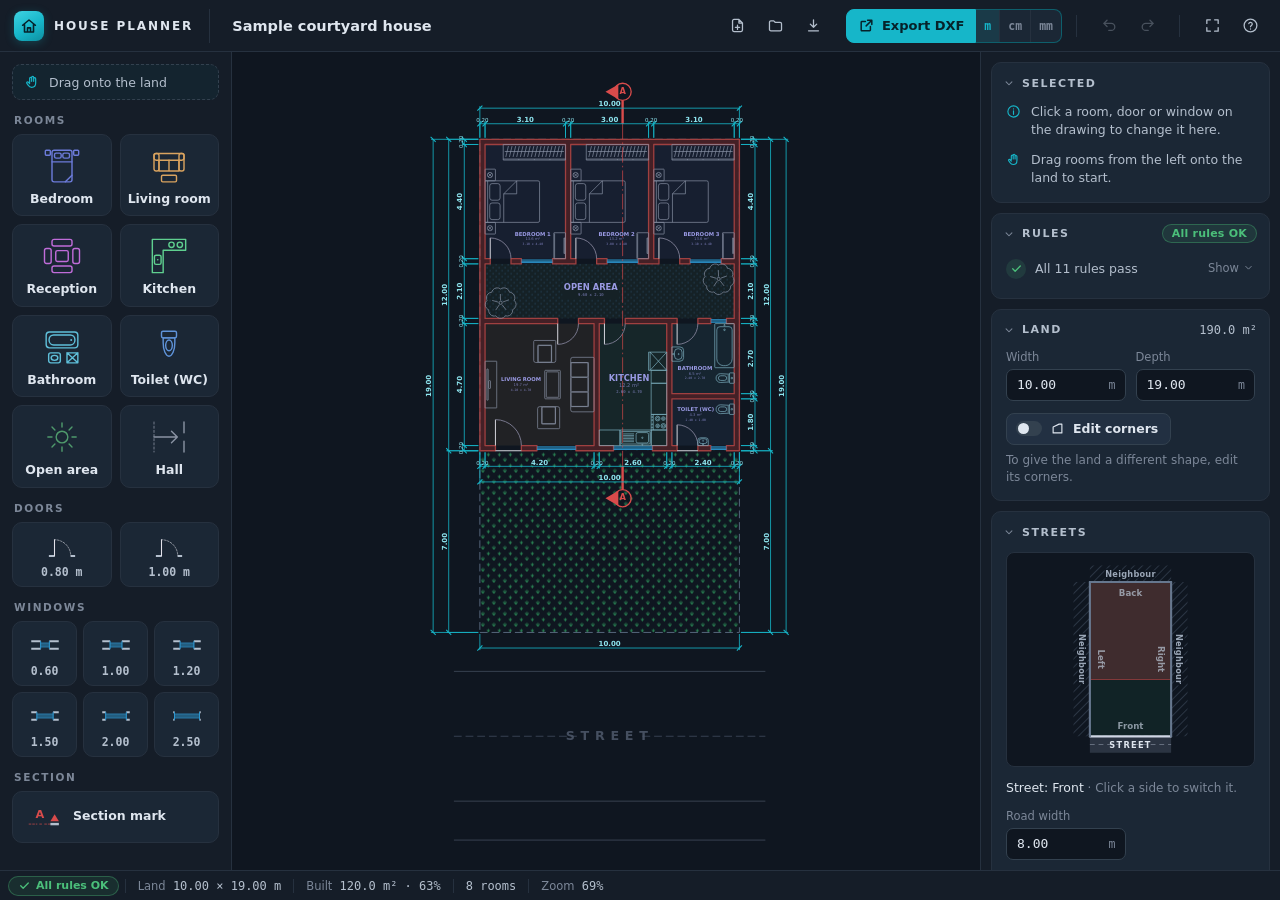
<file: dev/panels-dev.html>
<!doctype html>
<html lang="en">
<head>
<meta charset="utf-8">
<meta name="viewport" content="width=device-width, initial-scale=1">
<title>House Planner</title>
<!-- panels agent DEV page: the real src/ modules that exist + dev/panels-stub.js for the rest.
     ?empty  starts from a new plan instead of test/fixtures/sample-house.json -->
<link rel="stylesheet" href="../src/theme.css">
<link rel="stylesheet" href="../src/app.css">
<link rel="stylesheet" href="../src/panels.css">
</head>
<body>
<div id="app">
  <header id="topbar"></header>
  <aside id="palette"></aside>
  <main id="stage"></main>
  <aside id="sidebar"></aside>
  <footer id="statusbar"></footer>
</div>
<script>
// keep this page's autosave apart from the real app's (same origin, shared localStorage)
(function () {
  const REAL = "houseplanner.autosave.v1", MINE = "houseplanner.autosave.panels-dev";
  const set = Storage.prototype.setItem, get = Storage.prototype.getItem;
  Storage.prototype.setItem = function (k, v) { return set.call(this, k === REAL ? MINE : k, v); };
  Storage.prototype.getItem = function (k) { return get.call(this, k === REAL ? MINE : k); };
})();
</script>
<script src="../src/core.js"></script>
<script src="../src/store.js"></script>
<script src="../src/analyze.js"></script>
<script src="../src/model.js"></script>
<script src="../src/furniture.js"></script>
<script src="../src/drawing.js"></script>
<script src="../src/dxf.js"></script>
<script src="../src/render.js"></script>
<script src="../src/canvas.js"></script>
<script src="panels-stub.js"></script>
<script src="../src/panels.js"></script>
<script>
"use strict";
(async function boot() {
  let plan = null;
  if (!/[?&]empty/.test(location.search)) {
    try { plan = HP.deserialize(await (await fetch("../test/fixtures/sample-house.json", { cache: "no-store" })).text()); }
    catch (e) { console.warn("sample not loaded", e); }
  }
  HP.store.init(plan || HP.newPlan());
  try { HP.canvas.init(document.getElementById("stage")); }
  catch (e) { console.error("[panels-dev] canvas.init failed - try ?stub=canvas", e); }
  HP.panels.init({
    topbar: document.getElementById("topbar"),
    palette: document.getElementById("palette"),
    sidebar: document.getElementById("sidebar"),
    statusbar: document.getElementById("statusbar"),
  });
  try { HP.canvas.fit(); } catch (e) { console.error("[panels-dev] canvas.fit failed", e); }
  console.log("[panels-dev] stand-ins:", HP.__stubs.join(", ") || "none");
})();
</script>
</body>
</html>
</file>
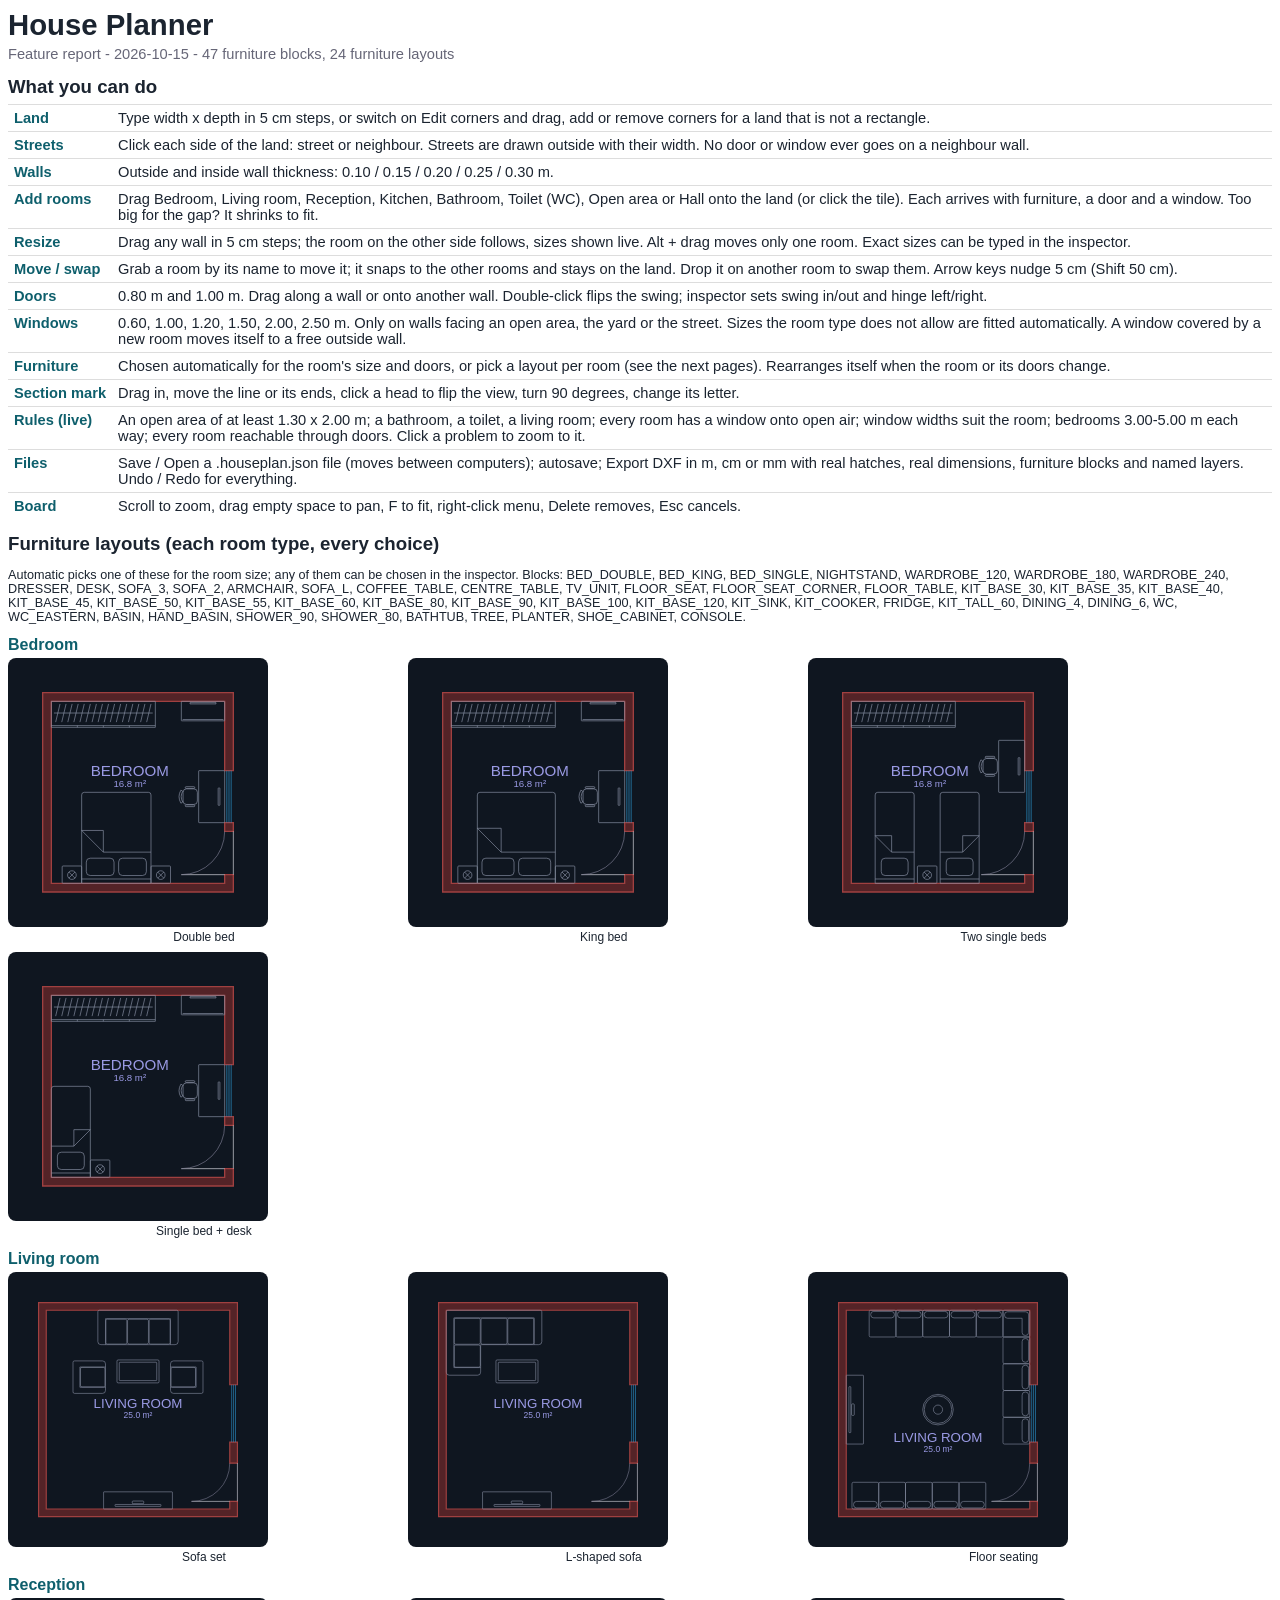
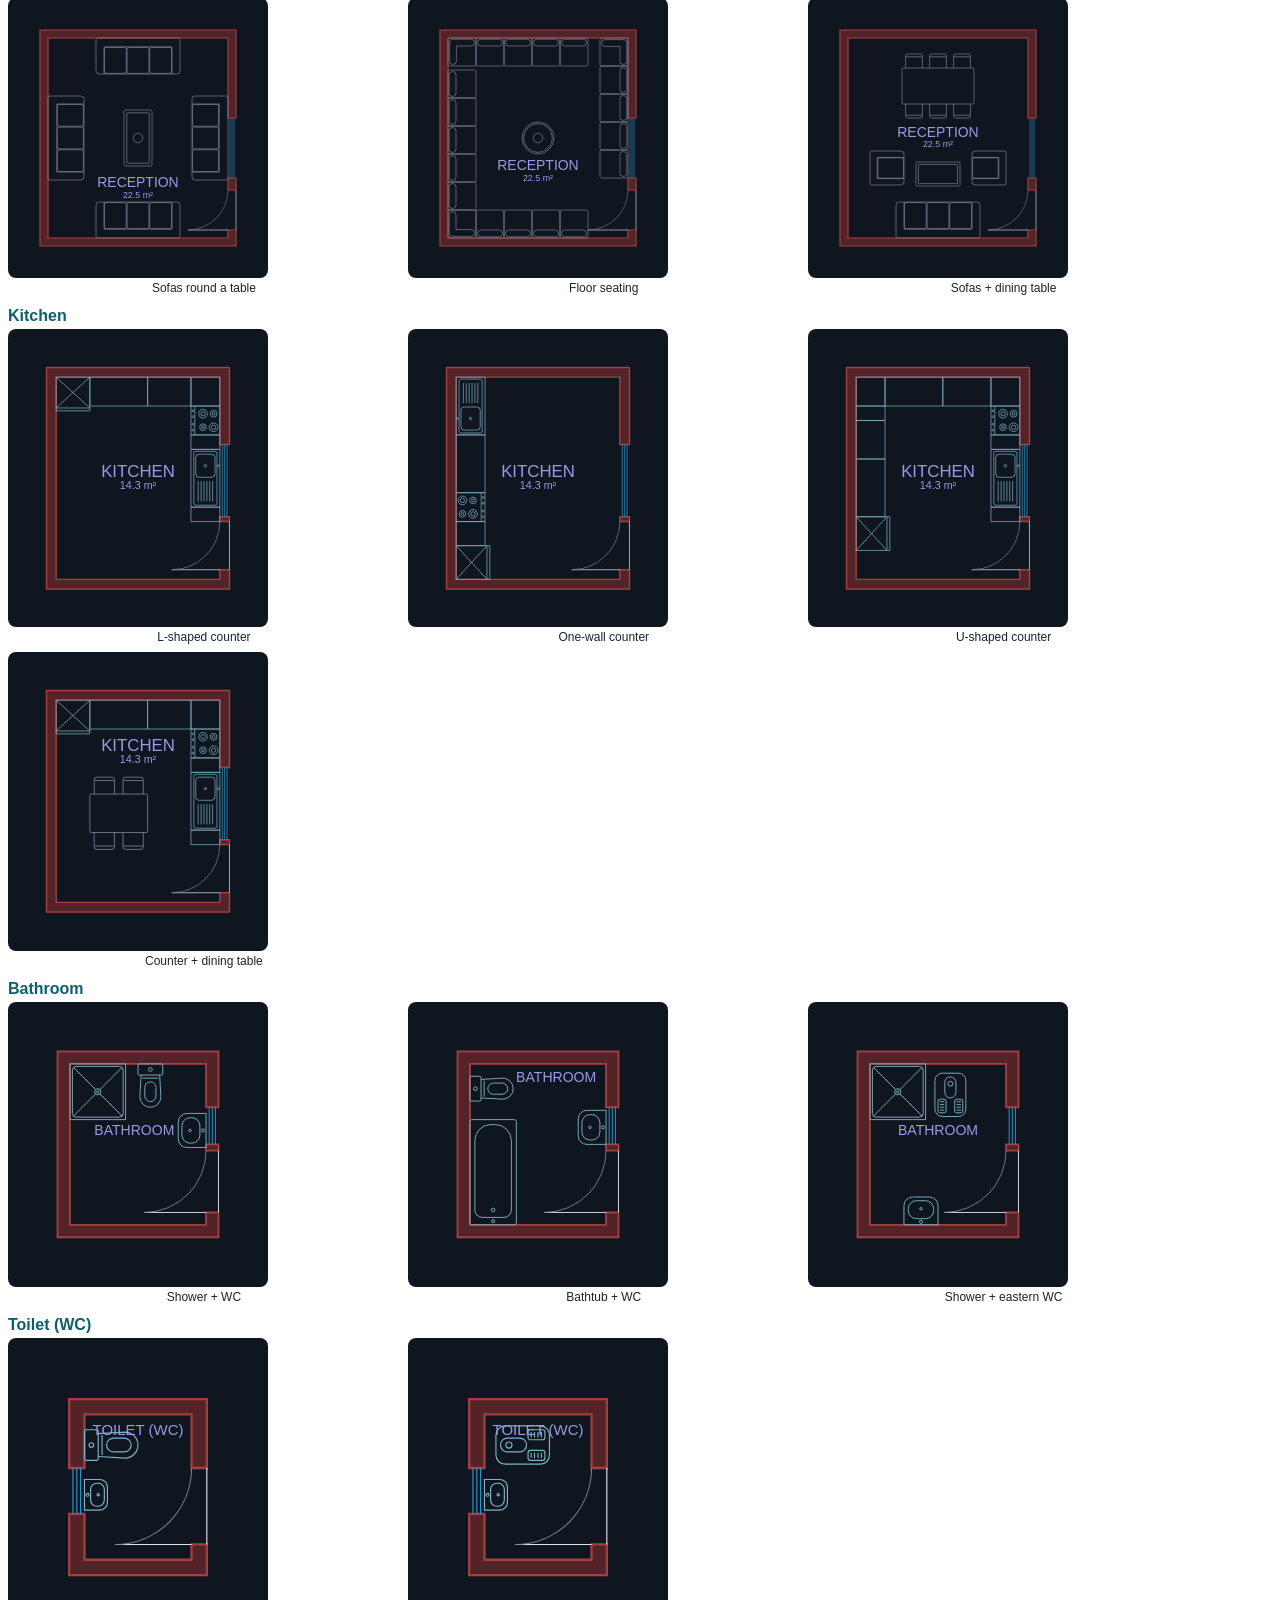
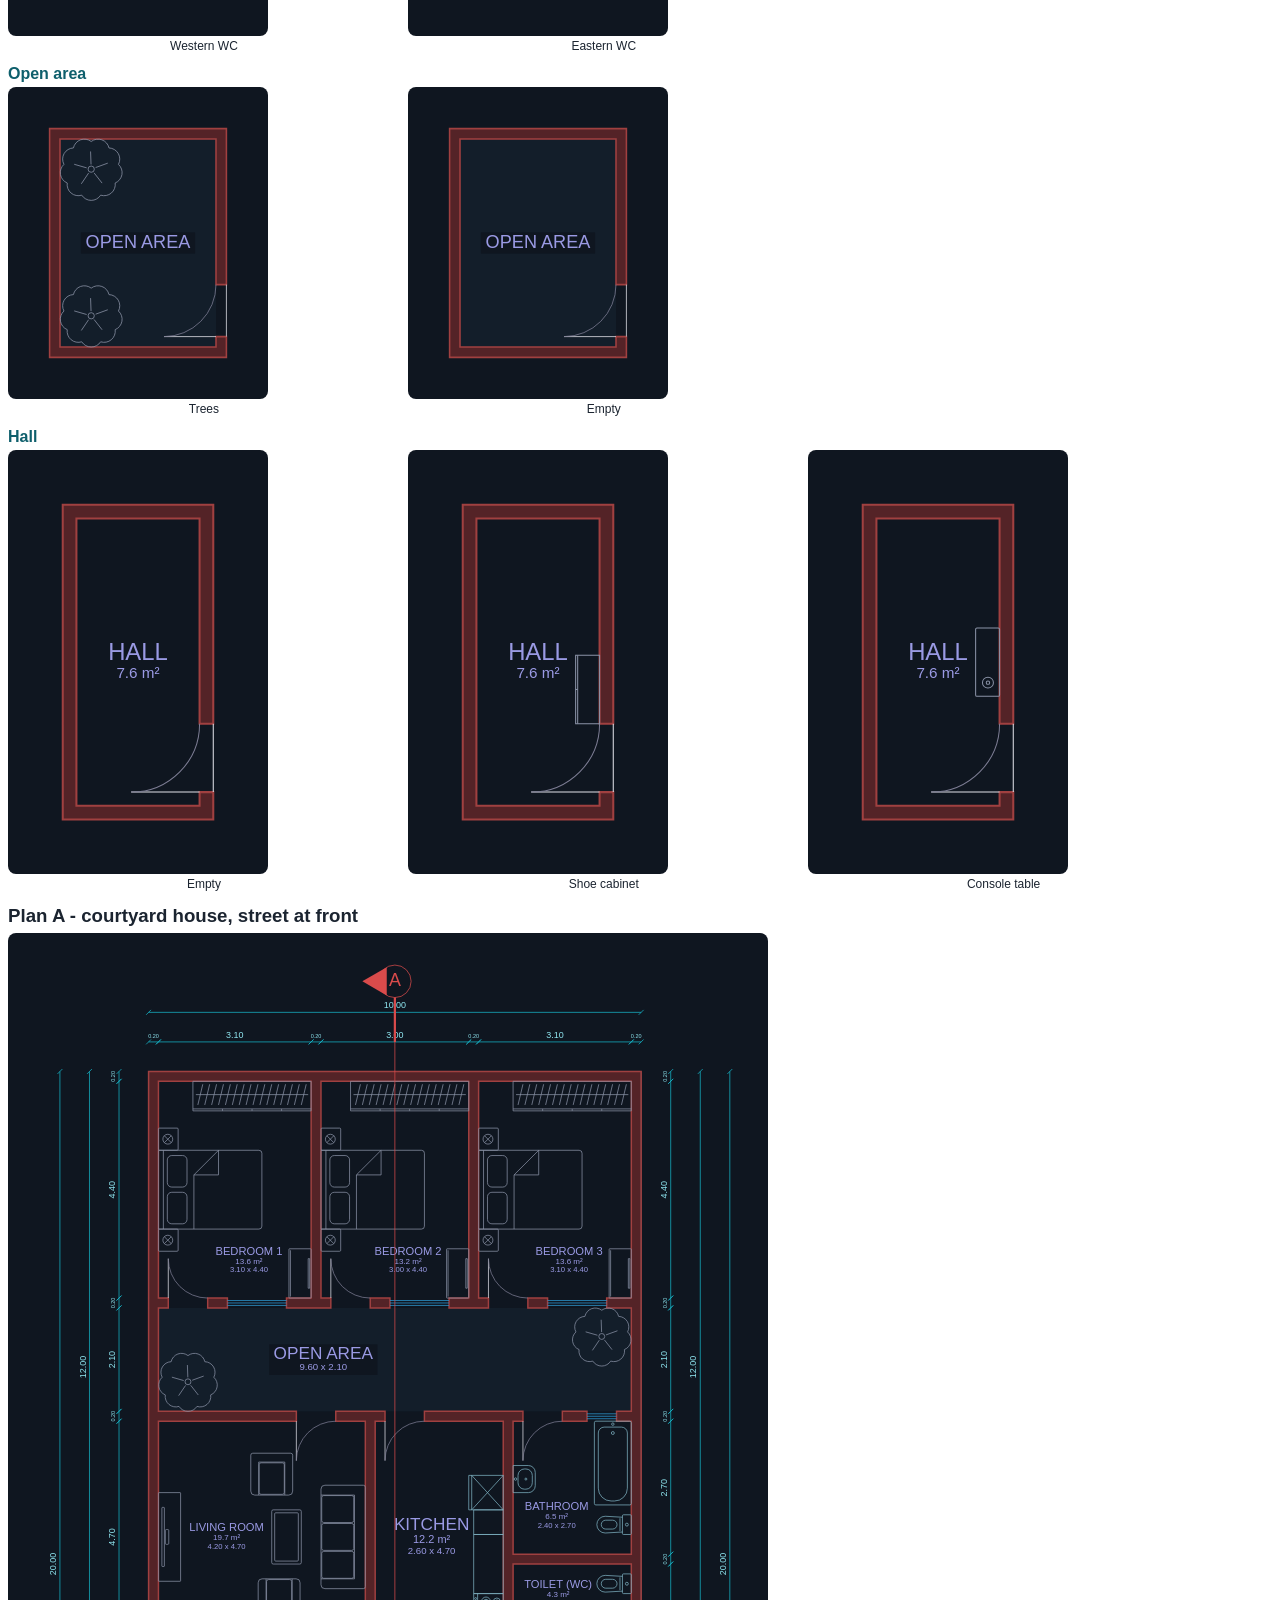
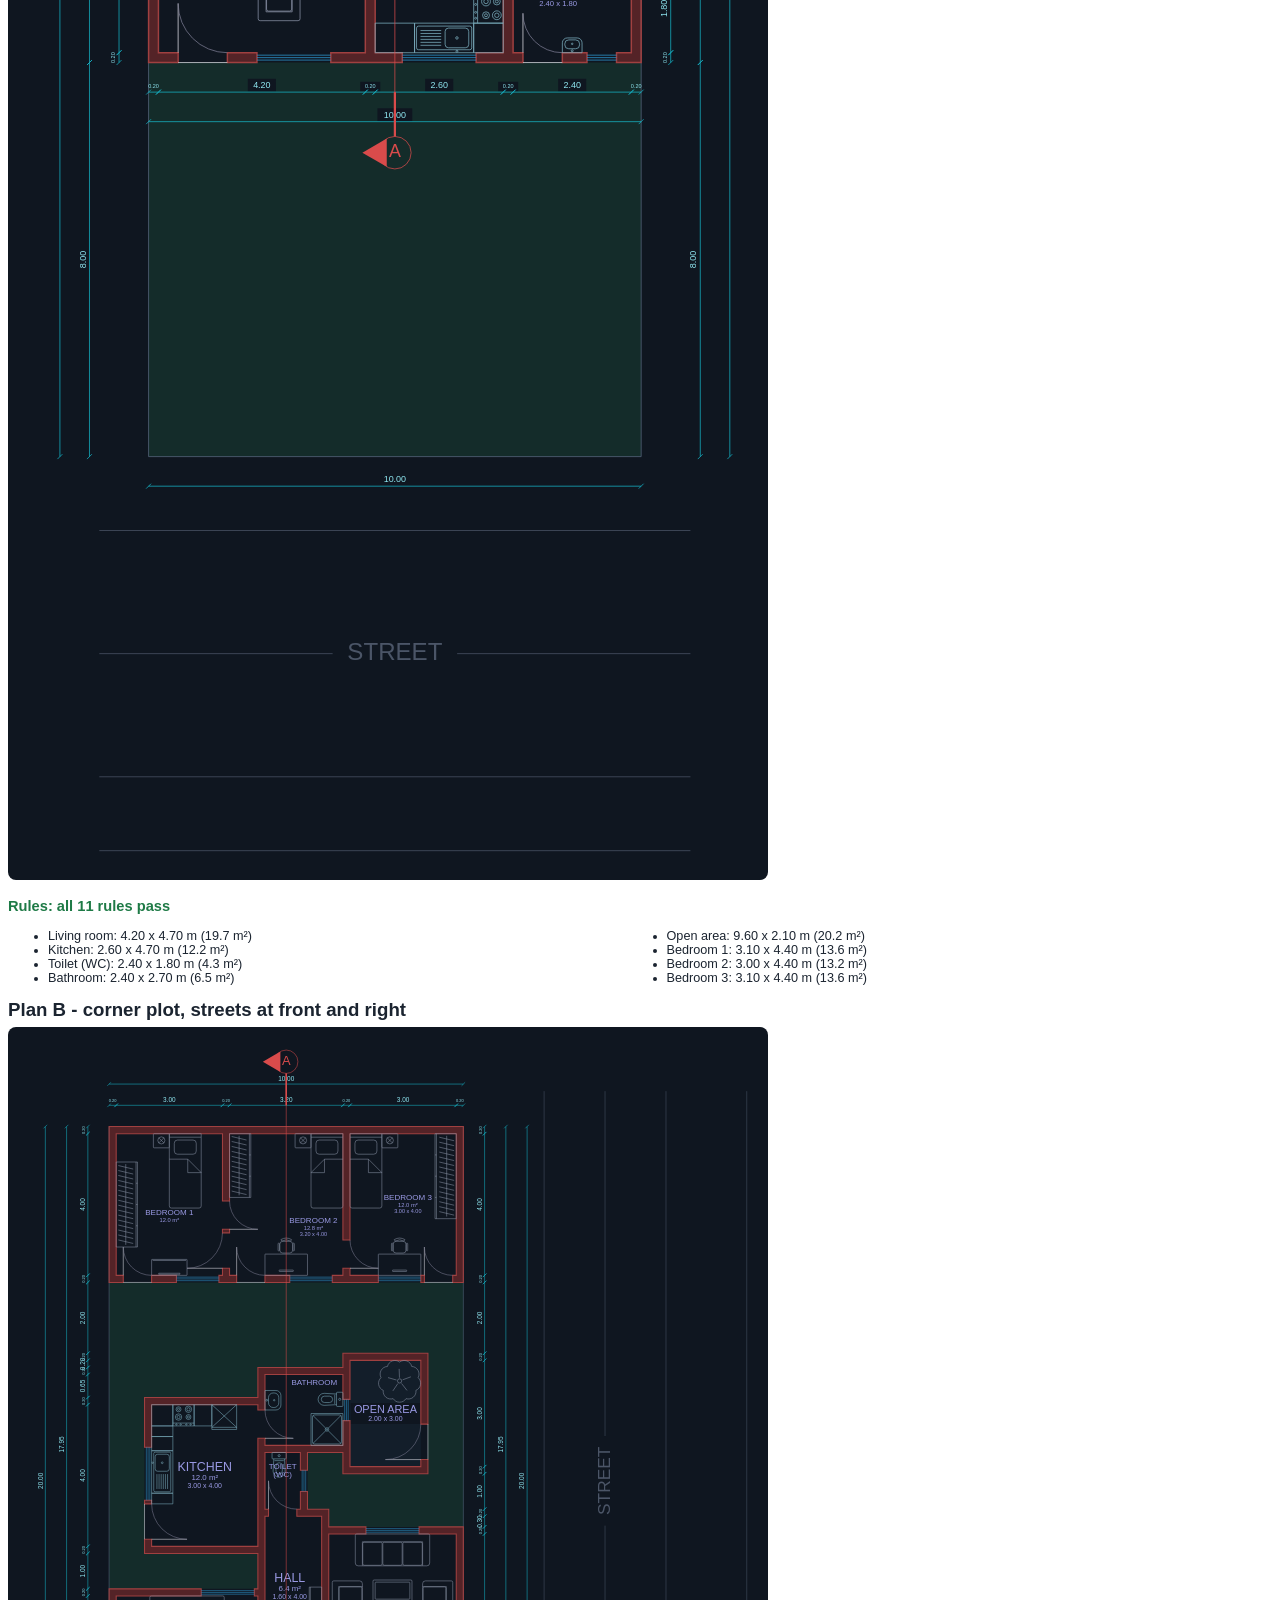
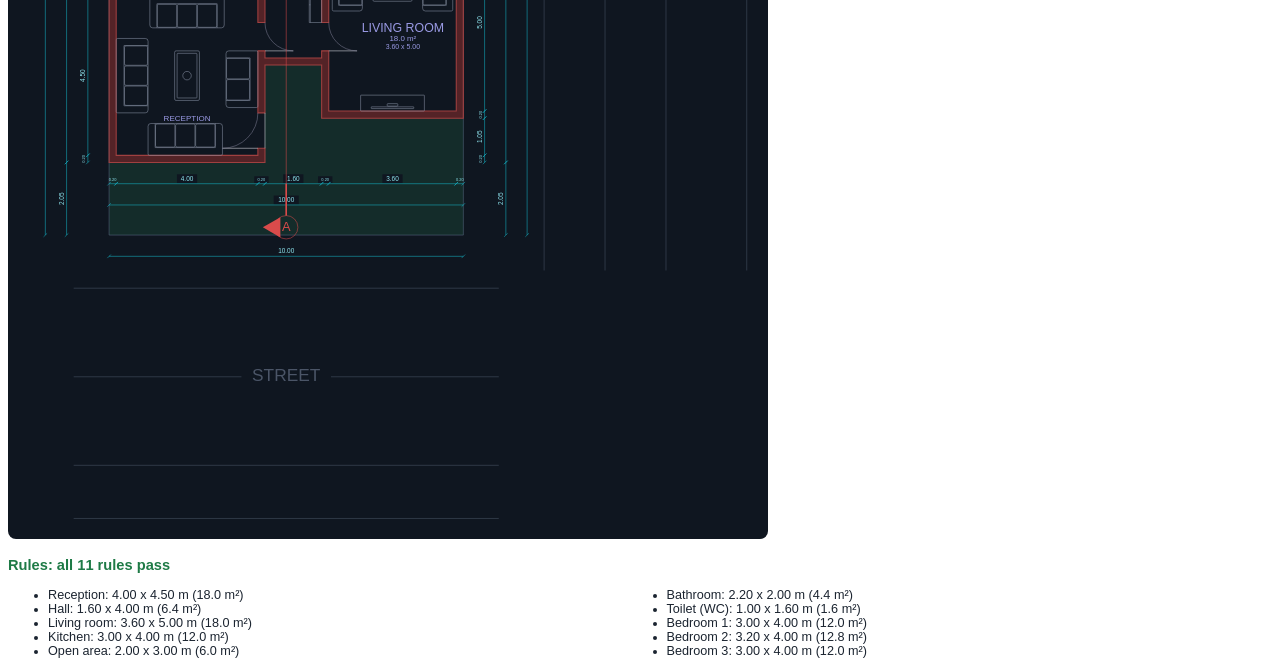
<file: report/report.html>
<!doctype html><html><head><meta charset="utf-8"><title>House Planner report</title><style>
@page{size:A4;margin:12mm}body{font-family:Segoe UI,Arial,sans-serif;color:#1b2430;font-size:11pt}
h1{margin:0 0 4px;font-size:22pt}h2{font-size:14pt;margin:14px 0 6px}h3{font-size:12pt;margin:12px 0 4px;color:#0e5f6c}
.sub{color:#667;margin-bottom:10px}table{border-collapse:collapse;width:100%}td{border-top:1px solid #ddd;padding:5px 6px;vertical-align:top}
td:first-child{font-weight:600;white-space:nowrap;color:#0e5f6c}.grid{display:flex;flex-wrap:wrap;gap:8px}
figure{margin:0;width:31%;break-inside:avoid}figcaption{font-size:9pt;text-align:center}.pb{break-after:page}
.ok{color:#1e7a46;font-weight:600}.bad{color:#b33}.cols{columns:2;font-size:9.5pt}h3,figure{break-inside:avoid}
</style></head><body>
<h1>House Planner</h1><div class="sub">Feature report - 2026-10-15 - 47 furniture blocks, 24 furniture layouts</div>
<h2>What you can do</h2><table><tr><td>Land</td><td>Type width x depth in 5 cm steps, or switch on Edit corners and drag, add or remove corners for a land that is not a rectangle.</td></tr><tr><td>Streets</td><td>Click each side of the land: street or neighbour. Streets are drawn outside with their width. No door or window ever goes on a neighbour wall.</td></tr><tr><td>Walls</td><td>Outside and inside wall thickness: 0.10 / 0.15 / 0.20 / 0.25 / 0.30 m.</td></tr><tr><td>Add rooms</td><td>Drag Bedroom, Living room, Reception, Kitchen, Bathroom, Toilet (WC), Open area or Hall onto the land (or click the tile). Each arrives with furniture, a door and a window. Too big for the gap? It shrinks to fit.</td></tr><tr><td>Resize</td><td>Drag any wall in 5 cm steps; the room on the other side follows, sizes shown live. Alt + drag moves only one room. Exact sizes can be typed in the inspector.</td></tr><tr><td>Move / swap</td><td>Grab a room by its name to move it; it snaps to the other rooms and stays on the land. Drop it on another room to swap them. Arrow keys nudge 5 cm (Shift 50 cm).</td></tr><tr><td>Doors</td><td>0.80 m and 1.00 m. Drag along a wall or onto another wall. Double-click flips the swing; inspector sets swing in/out and hinge left/right.</td></tr><tr><td>Windows</td><td>0.60, 1.00, 1.20, 1.50, 2.00, 2.50 m. Only on walls facing an open area, the yard or the street. Sizes the room type does not allow are fitted automatically. A window covered by a new room moves itself to a free outside wall.</td></tr><tr><td>Furniture</td><td>Chosen automatically for the room's size and doors, or pick a layout per room (see the next pages). Rearranges itself when the room or its doors change.</td></tr><tr><td>Section mark</td><td>Drag in, move the line or its ends, click a head to flip the view, turn 90 degrees, change its letter.</td></tr><tr><td>Rules (live)</td><td>An open area of at least 1.30 x 2.00 m; a bathroom, a toilet, a living room; every room has a window onto open air; window widths suit the room; bedrooms 3.00-5.00 m each way; every room reachable through doors. Click a problem to zoom to it.</td></tr><tr><td>Files</td><td>Save / Open a .houseplan.json file (moves between computers); autosave; Export DXF in m, cm or mm with real hatches, real dimensions, furniture blocks and named layers. Undo / Redo for everything.</td></tr><tr><td>Board</td><td>Scroll to zoom, drag empty space to pan, F to fit, right-click menu, Delete removes, Esc cancels.</td></tr></table>
<div class="pb"></div>
<h2>Furniture layouts (each room type, every choice)</h2>
<p style="font-size:9.5pt">Automatic picks one of these for the room size; any of them can be chosen in the inspector. Blocks: BED_DOUBLE, BED_KING, BED_SINGLE, NIGHTSTAND, WARDROBE_120, WARDROBE_180, WARDROBE_240, DRESSER, DESK, SOFA_3, SOFA_2, ARMCHAIR, SOFA_L, COFFEE_TABLE, CENTRE_TABLE, TV_UNIT, FLOOR_SEAT, FLOOR_SEAT_CORNER, FLOOR_TABLE, KIT_BASE_30, KIT_BASE_35, KIT_BASE_40, KIT_BASE_45, KIT_BASE_50, KIT_BASE_55, KIT_BASE_60, KIT_BASE_80, KIT_BASE_90, KIT_BASE_100, KIT_BASE_120, KIT_SINK, KIT_COOKER, FRIDGE, KIT_TALL_60, DINING_4, DINING_6, WC, WC_EASTERN, BASIN, HAND_BASIN, SHOWER_90, SHOWER_80, BATHTUB, TREE, PLANTER, SHOE_CABINET, CONSOLE.</p>
<h3>Bedroom</h3><div class="grid"><figure><svg xmlns="http://www.w3.org/2000/svg" viewBox="1.7 -7.7 6 6.2" style="width:100%;max-width:260px;background:#0f1620;border-radius:8px" font-family="Segoe UI,Arial"><path d="M2.5 -2.3L6.9 -2.3L6.9 -2.7L6.7 -2.7L6.7 -2.5L2.7 -2.5L2.7 -6.7L6.7 -6.7L6.7 -5.1L6.9 -5.1L6.9 -6.9L2.5 -6.9ZM6.7 -3.7L6.9 -3.7L6.9 -3.9L6.7 -3.9Z" fill="#8c2f2f" fill-opacity="0.55" fill-rule="evenodd"/><path d="M2.5 -2.3L6.9 -2.3L6.9 -2.7L6.7 -2.7L6.7 -2.5L2.7 -2.5L2.7 -6.7L6.7 -6.7L6.7 -5.1L6.9 -5.1L6.9 -6.9L2.5 -6.9L2.5 -2.3Z" fill="none" stroke="#a04040" stroke-width="0.03"/><path d="M6.7 -3.7L6.9 -3.7L6.9 -3.9L6.7 -3.9L6.7 -3.7Z" fill="none" stroke="#a04040" stroke-width="0.03"/><line x1="6.75" y1="-3.9" x2="6.75" y2="-5.1" stroke="#2e9bd6" stroke-width="0.015"/><line x1="6.8" y1="-3.9" x2="6.8" y2="-5.1" stroke="#2e9bd6" stroke-width="0.015"/><line x1="6.85" y1="-3.9" x2="6.85" y2="-5.1" stroke="#2e9bd6" stroke-width="0.015"/><line x1="6.7" y1="-2.7" x2="5.7" y2="-2.7" stroke="#e2e2ea" stroke-width="0.015"/><path d="M6.7 -3.7A1 1 0 0 1 5.7 -2.7" fill="none" stroke="#7d7d94" stroke-width="0.015"/><line x1="6.9" y1="-2.7" x2="6.9" y2="-3.7" stroke="#e2e2ea" stroke-width="0.015"/><path d="M5 -2.6L5 -4.54A0.06 0.06 0 0 0 4.94 -4.6L3.46 -4.6A0.06 0.06 0 0 0 3.4 -4.54L3.4 -2.6" fill="none" stroke="#8b93a7" stroke-width="0.015"/><path d="M5 -2.6L3.4 -2.6L3.4 -2.5L5 -2.5L5 -2.6Z" fill="none" stroke="#8b93a7" stroke-width="0.015"/><path d="M4.893 -2.99A0.09 0.09 0 0 0 4.803 -3.08L4.343 -3.08A0.09 0.09 0 0 0 4.253 -2.99L4.253 -2.77A0.09 0.09 0 0 0 4.343 -2.68L4.803 -2.68A0.09 0.09 0 0 0 4.893 -2.77L4.893 -2.99Z" fill="none" stroke="#8b93a7" stroke-width="0.015"/><path d="M4.147 -2.99A0.09 0.09 0 0 0 4.057 -3.08L3.597 -3.08A0.09 0.09 0 0 0 3.507 -2.99L3.507 -2.77A0.09 0.09 0 0 0 3.597 -2.68L4.057 -2.68A0.09 0.09 0 0 0 4.147 -2.77L4.147 -2.99Z" fill="none" stroke="#8b93a7" stroke-width="0.015"/><line x1="5" y1="-3.22" x2="3.9" y2="-3.22" stroke="#8b93a7" stroke-width="0.015"/><line x1="3.9" y1="-3.22" x2="3.4" y2="-3.72" stroke="#8b93a7" stroke-width="0.015"/><path d="M3.9 -3.22L3.9 -3.72L3.4 -3.72" fill="none" stroke="#8b93a7" stroke-width="0.015"/><path d="M3.4 -2.88A0.02 0.02 0 0 0 3.38 -2.9L2.97 -2.9A0.02 0.02 0 0 0 2.95 -2.88L2.95 -2.52A0.02 0.02 0 0 0 2.97 -2.5L3.38 -2.5A0.02 0.02 0 0 0 3.4 -2.52L3.4 -2.88Z" fill="none" stroke="#8b93a7" stroke-width="0.015"/><circle cx="3.175" cy="-2.69" r="0.1" fill="none" stroke="#8b93a7" stroke-width="0.015"/><line x1="3.246" y1="-2.761" x2="3.104" y2="-2.619" stroke="#8b93a7" stroke-width="0.015"/><line x1="3.246" y1="-2.619" x2="3.104" y2="-2.761" stroke="#8b93a7" stroke-width="0.015"/><path d="M5.45 -2.88A0.02 0.02 0 0 0 5.43 -2.9L5.02 -2.9A0.02 0.02 0 0 0 5 -2.88L5 -2.52A0.02 0.02 0 0 0 5.02 -2.5L5.43 -2.5A0.02 0.02 0 0 0 5.45 -2.52L5.45 -2.88Z" fill="none" stroke="#8b93a7" stroke-width="0.015"/><circle cx="5.225" cy="-2.69" r="0.1" fill="none" stroke="#8b93a7" stroke-width="0.015"/><line x1="5.296" y1="-2.761" x2="5.154" y2="-2.619" stroke="#8b93a7" stroke-width="0.015"/><line x1="5.296" y1="-2.619" x2="5.154" y2="-2.761" stroke="#8b93a7" stroke-width="0.015"/><path d="M2.7 -6.1L5.1 -6.1L5.1 -6.7L2.7 -6.7L2.7 -6.1Z" fill="none" stroke="#8b93a7" stroke-width="0.015"/><line x1="2.7" y1="-6.14" x2="5.1" y2="-6.14" stroke="#8b93a7" stroke-width="0.015"/><line x1="3.3" y1="-6.1" x2="3.3" y2="-6.14" stroke="#8b93a7" stroke-width="0.015"/><line x1="3.9" y1="-6.1" x2="3.9" y2="-6.14" stroke="#8b93a7" stroke-width="0.015"/><line x1="4.5" y1="-6.1" x2="4.5" y2="-6.14" stroke="#8b93a7" stroke-width="0.015"/><line x1="2.76" y1="-6.43" x2="5.04" y2="-6.43" stroke="#8b93a7" stroke-width="0.015"/><line x1="2.8" y1="-6.22" x2="2.9" y2="-6.64" stroke="#8b93a7" stroke-width="0.015"/><line x1="2.94" y1="-6.22" x2="3.04" y2="-6.64" stroke="#8b93a7" stroke-width="0.015"/><line x1="3.08" y1="-6.22" x2="3.18" y2="-6.64" stroke="#8b93a7" stroke-width="0.015"/><line x1="3.22" y1="-6.22" x2="3.32" y2="-6.64" stroke="#8b93a7" stroke-width="0.015"/><line x1="3.36" y1="-6.22" x2="3.46" y2="-6.64" stroke="#8b93a7" stroke-width="0.015"/><line x1="3.5" y1="-6.22" x2="3.6" y2="-6.64" stroke="#8b93a7" stroke-width="0.015"/><line x1="3.64" y1="-6.22" x2="3.74" y2="-6.64" stroke="#8b93a7" stroke-width="0.015"/><line x1="3.78" y1="-6.22" x2="3.88" y2="-6.64" stroke="#8b93a7" stroke-width="0.015"/><line x1="3.92" y1="-6.22" x2="4.02" y2="-6.64" stroke="#8b93a7" stroke-width="0.015"/><line x1="4.06" y1="-6.22" x2="4.16" y2="-6.64" stroke="#8b93a7" stroke-width="0.015"/><line x1="4.2" y1="-6.22" x2="4.3" y2="-6.64" stroke="#8b93a7" stroke-width="0.015"/><line x1="4.34" y1="-6.22" x2="4.44" y2="-6.64" stroke="#8b93a7" stroke-width="0.015"/><line x1="4.48" y1="-6.22" x2="4.58" y2="-6.64" stroke="#8b93a7" stroke-width="0.015"/><line x1="4.62" y1="-6.22" x2="4.72" y2="-6.64" stroke="#8b93a7" stroke-width="0.015"/><line x1="4.76" y1="-6.22" x2="4.86" y2="-6.64" stroke="#8b93a7" stroke-width="0.015"/><line x1="4.9" y1="-6.22" x2="5" y2="-6.64" stroke="#8b93a7" stroke-width="0.015"/><path d="M5.7 -6.26A0.01 0.01 0 0 0 5.71 -6.25L6.69 -6.25A0.01 0.01 0 0 0 6.7 -6.26L6.7 -6.69A0.01 0.01 0 0 0 6.69 -6.7L5.71 -6.7A0.01 0.01 0 0 0 5.7 -6.69L5.7 -6.26Z" fill="none" stroke="#8b93a7" stroke-width="0.015"/><path d="M5.9 -6.64L6.5 -6.64L6.5 -6.67L5.9 -6.67L5.9 -6.64Z" fill="none" stroke="#8b93a7" stroke-width="0.015"/><line x1="5.73" y1="-6.28" x2="6.67" y2="-6.28" stroke="#8b93a7" stroke-width="0.015"/><path d="M6.11 -5.1A0.01 0.01 0 0 0 6.1 -5.09L6.1 -3.91A0.01 0.01 0 0 0 6.11 -3.9L6.69 -3.9A0.01 0.01 0 0 0 6.7 -3.91L6.7 -5.09A0.01 0.01 0 0 0 6.69 -5.1L6.11 -5.1Z" fill="none" stroke="#8b93a7" stroke-width="0.015"/><path d="M6.56 -4.7A0.01 0.01 0 0 0 6.55 -4.69L6.55 -4.31A0.01 0.01 0 0 0 6.56 -4.3L6.58 -4.3A0.01 0.01 0 0 0 6.59 -4.31L6.59 -4.69A0.01 0.01 0 0 0 6.58 -4.7L6.56 -4.7Z" fill="none" stroke="#8b93a7" stroke-width="0.015"/><path d="M5.82 -4.68A0.08 0.08 0 0 0 5.74 -4.6L5.74 -4.4A0.08 0.08 0 0 0 5.82 -4.32L5.99 -4.32A0.08 0.08 0 0 0 6.07 -4.4L6.07 -4.6A0.08 0.08 0 0 0 5.99 -4.68L5.82 -4.68Z" fill="none" stroke="#8b93a7" stroke-width="0.015"/><path d="M5.69 -4.65A0.3 0.3 0 0 0 5.69 -4.35L5.733 -4.375A0.25 0.25 0 0 1 5.733 -4.625L5.69 -4.65Z" fill="none" stroke="#8b93a7" stroke-width="0.015"/><path d="M5.81 -4.73A0.02 0.02 0 0 0 5.79 -4.71L5.79 -4.71A0.02 0.02 0 0 0 5.81 -4.69L5.99 -4.69A0.02 0.02 0 0 0 6.01 -4.71L6.01 -4.71A0.02 0.02 0 0 0 5.99 -4.73L5.81 -4.73Z" fill="none" stroke="#8b93a7" stroke-width="0.015"/><path d="M5.81 -4.31A0.02 0.02 0 0 0 5.79 -4.29L5.79 -4.29A0.02 0.02 0 0 0 5.81 -4.27L5.99 -4.27A0.02 0.02 0 0 0 6.01 -4.29L6.01 -4.29A0.02 0.02 0 0 0 5.99 -4.31L5.81 -4.31Z" fill="none" stroke="#8b93a7" stroke-width="0.015"/><text x="4.51" y="-5.064" font-size="0.349" fill="#9a9ae4" text-anchor="middle" dominant-baseline="middle" transform="rotate(0 4.51 -5.064)">BEDROOM</text><text x="4.51" y="-4.771" font-size="0.223" fill="#9a9ae4" text-anchor="middle" dominant-baseline="middle" transform="rotate(0 4.51 -4.771)">16.8 m²</text></svg><figcaption>Double bed</figcaption></figure><figure><svg xmlns="http://www.w3.org/2000/svg" viewBox="1.7 -7.7 6 6.2" style="width:100%;max-width:260px;background:#0f1620;border-radius:8px" font-family="Segoe UI,Arial"><path d="M2.5 -2.3L6.9 -2.3L6.9 -2.7L6.7 -2.7L6.7 -2.5L2.7 -2.5L2.7 -6.7L6.7 -6.7L6.7 -5.1L6.9 -5.1L6.9 -6.9L2.5 -6.9ZM6.7 -3.7L6.9 -3.7L6.9 -3.9L6.7 -3.9Z" fill="#8c2f2f" fill-opacity="0.55" fill-rule="evenodd"/><path d="M2.5 -2.3L6.9 -2.3L6.9 -2.7L6.7 -2.7L6.7 -2.5L2.7 -2.5L2.7 -6.7L6.7 -6.7L6.7 -5.1L6.9 -5.1L6.9 -6.9L2.5 -6.9L2.5 -2.3Z" fill="none" stroke="#a04040" stroke-width="0.03"/><path d="M6.7 -3.7L6.9 -3.7L6.9 -3.9L6.7 -3.9L6.7 -3.7Z" fill="none" stroke="#a04040" stroke-width="0.03"/><line x1="6.75" y1="-3.9" x2="6.75" y2="-5.1" stroke="#2e9bd6" stroke-width="0.015"/><line x1="6.8" y1="-3.9" x2="6.8" y2="-5.1" stroke="#2e9bd6" stroke-width="0.015"/><line x1="6.85" y1="-3.9" x2="6.85" y2="-5.1" stroke="#2e9bd6" stroke-width="0.015"/><line x1="6.7" y1="-2.7" x2="5.7" y2="-2.7" stroke="#e2e2ea" stroke-width="0.015"/><path d="M6.7 -3.7A1 1 0 0 1 5.7 -2.7" fill="none" stroke="#7d7d94" stroke-width="0.015"/><line x1="6.9" y1="-2.7" x2="6.9" y2="-3.7" stroke="#e2e2ea" stroke-width="0.015"/><path d="M5.1 -2.6L5.1 -4.54A0.06 0.06 0 0 0 5.04 -4.6L3.36 -4.6A0.06 0.06 0 0 0 3.3 -4.54L3.3 -2.6" fill="none" stroke="#8b93a7" stroke-width="0.015"/><path d="M5.1 -2.6L3.3 -2.6L3.3 -2.5L5.1 -2.5L5.1 -2.6Z" fill="none" stroke="#8b93a7" stroke-width="0.015"/><path d="M4.993 -2.99A0.09 0.09 0 0 0 4.903 -3.08L4.343 -3.08A0.09 0.09 0 0 0 4.253 -2.99L4.253 -2.77A0.09 0.09 0 0 0 4.343 -2.68L4.903 -2.68A0.09 0.09 0 0 0 4.993 -2.77L4.993 -2.99Z" fill="none" stroke="#8b93a7" stroke-width="0.015"/><path d="M4.147 -2.99A0.09 0.09 0 0 0 4.057 -3.08L3.497 -3.08A0.09 0.09 0 0 0 3.407 -2.99L3.407 -2.77A0.09 0.09 0 0 0 3.497 -2.68L4.057 -2.68A0.09 0.09 0 0 0 4.147 -2.77L4.147 -2.99Z" fill="none" stroke="#8b93a7" stroke-width="0.015"/><line x1="5.1" y1="-3.22" x2="3.85" y2="-3.22" stroke="#8b93a7" stroke-width="0.015"/><line x1="3.85" y1="-3.22" x2="3.3" y2="-3.77" stroke="#8b93a7" stroke-width="0.015"/><path d="M3.85 -3.22L3.85 -3.77L3.3 -3.77" fill="none" stroke="#8b93a7" stroke-width="0.015"/><path d="M3.3 -2.88A0.02 0.02 0 0 0 3.28 -2.9L2.87 -2.9A0.02 0.02 0 0 0 2.85 -2.88L2.85 -2.52A0.02 0.02 0 0 0 2.87 -2.5L3.28 -2.5A0.02 0.02 0 0 0 3.3 -2.52L3.3 -2.88Z" fill="none" stroke="#8b93a7" stroke-width="0.015"/><circle cx="3.075" cy="-2.69" r="0.1" fill="none" stroke="#8b93a7" stroke-width="0.015"/><line x1="3.146" y1="-2.761" x2="3.004" y2="-2.619" stroke="#8b93a7" stroke-width="0.015"/><line x1="3.146" y1="-2.619" x2="3.004" y2="-2.761" stroke="#8b93a7" stroke-width="0.015"/><path d="M5.55 -2.88A0.02 0.02 0 0 0 5.53 -2.9L5.12 -2.9A0.02 0.02 0 0 0 5.1 -2.88L5.1 -2.52A0.02 0.02 0 0 0 5.12 -2.5L5.53 -2.5A0.02 0.02 0 0 0 5.55 -2.52L5.55 -2.88Z" fill="none" stroke="#8b93a7" stroke-width="0.015"/><circle cx="5.325" cy="-2.69" r="0.1" fill="none" stroke="#8b93a7" stroke-width="0.015"/><line x1="5.396" y1="-2.761" x2="5.254" y2="-2.619" stroke="#8b93a7" stroke-width="0.015"/><line x1="5.396" y1="-2.619" x2="5.254" y2="-2.761" stroke="#8b93a7" stroke-width="0.015"/><path d="M2.7 -6.1L5.1 -6.1L5.1 -6.7L2.7 -6.7L2.7 -6.1Z" fill="none" stroke="#8b93a7" stroke-width="0.015"/><line x1="2.7" y1="-6.14" x2="5.1" y2="-6.14" stroke="#8b93a7" stroke-width="0.015"/><line x1="3.3" y1="-6.1" x2="3.3" y2="-6.14" stroke="#8b93a7" stroke-width="0.015"/><line x1="3.9" y1="-6.1" x2="3.9" y2="-6.14" stroke="#8b93a7" stroke-width="0.015"/><line x1="4.5" y1="-6.1" x2="4.5" y2="-6.14" stroke="#8b93a7" stroke-width="0.015"/><line x1="2.76" y1="-6.43" x2="5.04" y2="-6.43" stroke="#8b93a7" stroke-width="0.015"/><line x1="2.8" y1="-6.22" x2="2.9" y2="-6.64" stroke="#8b93a7" stroke-width="0.015"/><line x1="2.94" y1="-6.22" x2="3.04" y2="-6.64" stroke="#8b93a7" stroke-width="0.015"/><line x1="3.08" y1="-6.22" x2="3.18" y2="-6.64" stroke="#8b93a7" stroke-width="0.015"/><line x1="3.22" y1="-6.22" x2="3.32" y2="-6.64" stroke="#8b93a7" stroke-width="0.015"/><line x1="3.36" y1="-6.22" x2="3.46" y2="-6.64" stroke="#8b93a7" stroke-width="0.015"/><line x1="3.5" y1="-6.22" x2="3.6" y2="-6.64" stroke="#8b93a7" stroke-width="0.015"/><line x1="3.64" y1="-6.22" x2="3.74" y2="-6.64" stroke="#8b93a7" stroke-width="0.015"/><line x1="3.78" y1="-6.22" x2="3.88" y2="-6.64" stroke="#8b93a7" stroke-width="0.015"/><line x1="3.92" y1="-6.22" x2="4.02" y2="-6.64" stroke="#8b93a7" stroke-width="0.015"/><line x1="4.06" y1="-6.22" x2="4.16" y2="-6.64" stroke="#8b93a7" stroke-width="0.015"/><line x1="4.2" y1="-6.22" x2="4.3" y2="-6.64" stroke="#8b93a7" stroke-width="0.015"/><line x1="4.34" y1="-6.22" x2="4.44" y2="-6.64" stroke="#8b93a7" stroke-width="0.015"/><line x1="4.48" y1="-6.22" x2="4.58" y2="-6.64" stroke="#8b93a7" stroke-width="0.015"/><line x1="4.62" y1="-6.22" x2="4.72" y2="-6.64" stroke="#8b93a7" stroke-width="0.015"/><line x1="4.76" y1="-6.22" x2="4.86" y2="-6.64" stroke="#8b93a7" stroke-width="0.015"/><line x1="4.9" y1="-6.22" x2="5" y2="-6.64" stroke="#8b93a7" stroke-width="0.015"/><path d="M5.7 -6.26A0.01 0.01 0 0 0 5.71 -6.25L6.69 -6.25A0.01 0.01 0 0 0 6.7 -6.26L6.7 -6.69A0.01 0.01 0 0 0 6.69 -6.7L5.71 -6.7A0.01 0.01 0 0 0 5.7 -6.69L5.7 -6.26Z" fill="none" stroke="#8b93a7" stroke-width="0.015"/><path d="M5.9 -6.64L6.5 -6.64L6.5 -6.67L5.9 -6.67L5.9 -6.64Z" fill="none" stroke="#8b93a7" stroke-width="0.015"/><line x1="5.73" y1="-6.28" x2="6.67" y2="-6.28" stroke="#8b93a7" stroke-width="0.015"/><path d="M6.11 -5.1A0.01 0.01 0 0 0 6.1 -5.09L6.1 -3.91A0.01 0.01 0 0 0 6.11 -3.9L6.69 -3.9A0.01 0.01 0 0 0 6.7 -3.91L6.7 -5.09A0.01 0.01 0 0 0 6.69 -5.1L6.11 -5.1Z" fill="none" stroke="#8b93a7" stroke-width="0.015"/><path d="M6.56 -4.7A0.01 0.01 0 0 0 6.55 -4.69L6.55 -4.31A0.01 0.01 0 0 0 6.56 -4.3L6.58 -4.3A0.01 0.01 0 0 0 6.59 -4.31L6.59 -4.69A0.01 0.01 0 0 0 6.58 -4.7L6.56 -4.7Z" fill="none" stroke="#8b93a7" stroke-width="0.015"/><path d="M5.82 -4.68A0.08 0.08 0 0 0 5.74 -4.6L5.74 -4.4A0.08 0.08 0 0 0 5.82 -4.32L5.99 -4.32A0.08 0.08 0 0 0 6.07 -4.4L6.07 -4.6A0.08 0.08 0 0 0 5.99 -4.68L5.82 -4.68Z" fill="none" stroke="#8b93a7" stroke-width="0.015"/><path d="M5.69 -4.65A0.3 0.3 0 0 0 5.69 -4.35L5.733 -4.375A0.25 0.25 0 0 1 5.733 -4.625L5.69 -4.65Z" fill="none" stroke="#8b93a7" stroke-width="0.015"/><path d="M5.81 -4.73A0.02 0.02 0 0 0 5.79 -4.71L5.79 -4.71A0.02 0.02 0 0 0 5.81 -4.69L5.99 -4.69A0.02 0.02 0 0 0 6.01 -4.71L6.01 -4.71A0.02 0.02 0 0 0 5.99 -4.73L5.81 -4.73Z" fill="none" stroke="#8b93a7" stroke-width="0.015"/><path d="M5.81 -4.31A0.02 0.02 0 0 0 5.79 -4.29L5.79 -4.29A0.02 0.02 0 0 0 5.81 -4.27L5.99 -4.27A0.02 0.02 0 0 0 6.01 -4.29L6.01 -4.29A0.02 0.02 0 0 0 5.99 -4.31L5.81 -4.31Z" fill="none" stroke="#8b93a7" stroke-width="0.015"/><text x="4.51" y="-5.064" font-size="0.349" fill="#9a9ae4" text-anchor="middle" dominant-baseline="middle" transform="rotate(0 4.51 -5.064)">BEDROOM</text><text x="4.51" y="-4.771" font-size="0.223" fill="#9a9ae4" text-anchor="middle" dominant-baseline="middle" transform="rotate(0 4.51 -4.771)">16.8 m²</text></svg><figcaption>King bed</figcaption></figure><figure><svg xmlns="http://www.w3.org/2000/svg" viewBox="1.7 -7.7 6 6.2" style="width:100%;max-width:260px;background:#0f1620;border-radius:8px" font-family="Segoe UI,Arial"><path d="M2.5 -2.3L6.9 -2.3L6.9 -2.7L6.7 -2.7L6.7 -2.5L2.7 -2.5L2.7 -6.7L6.7 -6.7L6.7 -5.1L6.9 -5.1L6.9 -6.9L2.5 -6.9ZM6.7 -3.7L6.9 -3.7L6.9 -3.9L6.7 -3.9Z" fill="#8c2f2f" fill-opacity="0.55" fill-rule="evenodd"/><path d="M2.5 -2.3L6.9 -2.3L6.9 -2.7L6.7 -2.7L6.7 -2.5L2.7 -2.5L2.7 -6.7L6.7 -6.7L6.7 -5.1L6.9 -5.1L6.9 -6.9L2.5 -6.9L2.5 -2.3Z" fill="none" stroke="#a04040" stroke-width="0.03"/><path d="M6.7 -3.7L6.9 -3.7L6.9 -3.9L6.7 -3.9L6.7 -3.7Z" fill="none" stroke="#a04040" stroke-width="0.03"/><line x1="6.75" y1="-3.9" x2="6.75" y2="-5.1" stroke="#2e9bd6" stroke-width="0.015"/><line x1="6.8" y1="-3.9" x2="6.8" y2="-5.1" stroke="#2e9bd6" stroke-width="0.015"/><line x1="6.85" y1="-3.9" x2="6.85" y2="-5.1" stroke="#2e9bd6" stroke-width="0.015"/><line x1="6.7" y1="-2.7" x2="5.7" y2="-2.7" stroke="#e2e2ea" stroke-width="0.015"/><path d="M6.7 -3.7A1 1 0 0 1 5.7 -2.7" fill="none" stroke="#7d7d94" stroke-width="0.015"/><line x1="6.9" y1="-2.7" x2="6.9" y2="-3.7" stroke="#e2e2ea" stroke-width="0.015"/><path d="M4.15 -2.6L4.15 -4.54A0.06 0.06 0 0 0 4.09 -4.6L3.31 -4.6A0.06 0.06 0 0 0 3.25 -4.54L3.25 -2.6" fill="none" stroke="#8b93a7" stroke-width="0.015"/><path d="M4.15 -2.6L3.25 -2.6L3.25 -2.5L4.15 -2.5L4.15 -2.6Z" fill="none" stroke="#8b93a7" stroke-width="0.015"/><path d="M4.01 -2.99A0.09 0.09 0 0 0 3.92 -3.08L3.48 -3.08A0.09 0.09 0 0 0 3.39 -2.99L3.39 -2.77A0.09 0.09 0 0 0 3.48 -2.68L3.92 -2.68A0.09 0.09 0 0 0 4.01 -2.77L4.01 -2.99Z" fill="none" stroke="#8b93a7" stroke-width="0.015"/><line x1="4.15" y1="-3.22" x2="3.63" y2="-3.22" stroke="#8b93a7" stroke-width="0.015"/><line x1="3.63" y1="-3.22" x2="3.25" y2="-3.6" stroke="#8b93a7" stroke-width="0.015"/><path d="M3.63 -3.22L3.63 -3.6L3.25 -3.6" fill="none" stroke="#8b93a7" stroke-width="0.015"/><path d="M4.75 -2.6L4.75 -4.54A0.06 0.06 0 0 1 4.81 -4.6L5.59 -4.6A0.06 0.06 0 0 1 5.65 -4.54L5.65 -2.6" fill="none" stroke="#8b93a7" stroke-width="0.015"/><path d="M4.75 -2.6L5.65 -2.6L5.65 -2.5L4.75 -2.5L4.75 -2.6Z" fill="none" stroke="#8b93a7" stroke-width="0.015"/><path d="M4.89 -2.99A0.09 0.09 0 0 1 4.98 -3.08L5.42 -3.08A0.09 0.09 0 0 1 5.51 -2.99L5.51 -2.77A0.09 0.09 0 0 1 5.42 -2.68L4.98 -2.68A0.09 0.09 0 0 1 4.89 -2.77L4.89 -2.99Z" fill="none" stroke="#8b93a7" stroke-width="0.015"/><line x1="4.75" y1="-3.22" x2="5.27" y2="-3.22" stroke="#8b93a7" stroke-width="0.015"/><line x1="5.27" y1="-3.22" x2="5.65" y2="-3.6" stroke="#8b93a7" stroke-width="0.015"/><path d="M5.27 -3.22L5.27 -3.6L5.65 -3.6" fill="none" stroke="#8b93a7" stroke-width="0.015"/><path d="M4.675 -2.88A0.02 0.02 0 0 0 4.655 -2.9L4.245 -2.9A0.02 0.02 0 0 0 4.225 -2.88L4.225 -2.52A0.02 0.02 0 0 0 4.245 -2.5L4.655 -2.5A0.02 0.02 0 0 0 4.675 -2.52L4.675 -2.88Z" fill="none" stroke="#8b93a7" stroke-width="0.015"/><circle cx="4.45" cy="-2.69" r="0.1" fill="none" stroke="#8b93a7" stroke-width="0.015"/><line x1="4.521" y1="-2.761" x2="4.379" y2="-2.619" stroke="#8b93a7" stroke-width="0.015"/><line x1="4.521" y1="-2.619" x2="4.379" y2="-2.761" stroke="#8b93a7" stroke-width="0.015"/><path d="M2.7 -6.1L5.1 -6.1L5.1 -6.7L2.7 -6.7L2.7 -6.1Z" fill="none" stroke="#8b93a7" stroke-width="0.015"/><line x1="2.7" y1="-6.14" x2="5.1" y2="-6.14" stroke="#8b93a7" stroke-width="0.015"/><line x1="3.3" y1="-6.1" x2="3.3" y2="-6.14" stroke="#8b93a7" stroke-width="0.015"/><line x1="3.9" y1="-6.1" x2="3.9" y2="-6.14" stroke="#8b93a7" stroke-width="0.015"/><line x1="4.5" y1="-6.1" x2="4.5" y2="-6.14" stroke="#8b93a7" stroke-width="0.015"/><line x1="2.76" y1="-6.43" x2="5.04" y2="-6.43" stroke="#8b93a7" stroke-width="0.015"/><line x1="2.8" y1="-6.22" x2="2.9" y2="-6.64" stroke="#8b93a7" stroke-width="0.015"/><line x1="2.94" y1="-6.22" x2="3.04" y2="-6.64" stroke="#8b93a7" stroke-width="0.015"/><line x1="3.08" y1="-6.22" x2="3.18" y2="-6.64" stroke="#8b93a7" stroke-width="0.015"/><line x1="3.22" y1="-6.22" x2="3.32" y2="-6.64" stroke="#8b93a7" stroke-width="0.015"/><line x1="3.36" y1="-6.22" x2="3.46" y2="-6.64" stroke="#8b93a7" stroke-width="0.015"/><line x1="3.5" y1="-6.22" x2="3.6" y2="-6.64" stroke="#8b93a7" stroke-width="0.015"/><line x1="3.64" y1="-6.22" x2="3.74" y2="-6.64" stroke="#8b93a7" stroke-width="0.015"/><line x1="3.78" y1="-6.22" x2="3.88" y2="-6.64" stroke="#8b93a7" stroke-width="0.015"/><line x1="3.92" y1="-6.22" x2="4.02" y2="-6.64" stroke="#8b93a7" stroke-width="0.015"/><line x1="4.06" y1="-6.22" x2="4.16" y2="-6.64" stroke="#8b93a7" stroke-width="0.015"/><line x1="4.2" y1="-6.22" x2="4.3" y2="-6.64" stroke="#8b93a7" stroke-width="0.015"/><line x1="4.34" y1="-6.22" x2="4.44" y2="-6.64" stroke="#8b93a7" stroke-width="0.015"/><line x1="4.48" y1="-6.22" x2="4.58" y2="-6.64" stroke="#8b93a7" stroke-width="0.015"/><line x1="4.62" y1="-6.22" x2="4.72" y2="-6.64" stroke="#8b93a7" stroke-width="0.015"/><line x1="4.76" y1="-6.22" x2="4.86" y2="-6.64" stroke="#8b93a7" stroke-width="0.015"/><line x1="4.9" y1="-6.22" x2="5" y2="-6.64" stroke="#8b93a7" stroke-width="0.015"/><path d="M6.11 -5.8A0.01 0.01 0 0 0 6.1 -5.79L6.1 -4.61A0.01 0.01 0 0 0 6.11 -4.6L6.69 -4.6A0.01 0.01 0 0 0 6.7 -4.61L6.7 -5.79A0.01 0.01 0 0 0 6.69 -5.8L6.11 -5.8Z" fill="none" stroke="#8b93a7" stroke-width="0.015"/><path d="M6.56 -5.4A0.01 0.01 0 0 0 6.55 -5.39L6.55 -5.01A0.01 0.01 0 0 0 6.56 -5L6.58 -5A0.01 0.01 0 0 0 6.59 -5.01L6.59 -5.39A0.01 0.01 0 0 0 6.58 -5.4L6.56 -5.4Z" fill="none" stroke="#8b93a7" stroke-width="0.015"/><path d="M5.82 -5.38A0.08 0.08 0 0 0 5.74 -5.3L5.74 -5.1A0.08 0.08 0 0 0 5.82 -5.02L5.99 -5.02A0.08 0.08 0 0 0 6.07 -5.1L6.07 -5.3A0.08 0.08 0 0 0 5.99 -5.38L5.82 -5.38Z" fill="none" stroke="#8b93a7" stroke-width="0.015"/><path d="M5.69 -5.35A0.3 0.3 0 0 0 5.69 -5.05L5.733 -5.075A0.25 0.25 0 0 1 5.733 -5.325L5.69 -5.35Z" fill="none" stroke="#8b93a7" stroke-width="0.015"/><path d="M5.81 -5.43A0.02 0.02 0 0 0 5.79 -5.41L5.79 -5.41A0.02 0.02 0 0 0 5.81 -5.39L5.99 -5.39A0.02 0.02 0 0 0 6.01 -5.41L6.01 -5.41A0.02 0.02 0 0 0 5.99 -5.43L5.81 -5.43Z" fill="none" stroke="#8b93a7" stroke-width="0.015"/><path d="M5.81 -5.01A0.02 0.02 0 0 0 5.79 -4.99L5.79 -4.99A0.02 0.02 0 0 0 5.81 -4.97L5.99 -4.97A0.02 0.02 0 0 0 6.01 -4.99L6.01 -4.99A0.02 0.02 0 0 0 5.99 -5.01L5.81 -5.01Z" fill="none" stroke="#8b93a7" stroke-width="0.015"/><text x="4.51" y="-5.064" font-size="0.349" fill="#9a9ae4" text-anchor="middle" dominant-baseline="middle" transform="rotate(0 4.51 -5.064)">BEDROOM</text><text x="4.51" y="-4.771" font-size="0.223" fill="#9a9ae4" text-anchor="middle" dominant-baseline="middle" transform="rotate(0 4.51 -4.771)">16.8 m²</text></svg><figcaption>Two single beds</figcaption></figure><figure><svg xmlns="http://www.w3.org/2000/svg" viewBox="1.7 -7.7 6 6.2" style="width:100%;max-width:260px;background:#0f1620;border-radius:8px" font-family="Segoe UI,Arial"><path d="M2.5 -2.3L6.9 -2.3L6.9 -2.7L6.7 -2.7L6.7 -2.5L2.7 -2.5L2.7 -6.7L6.7 -6.7L6.7 -5.1L6.9 -5.1L6.9 -6.9L2.5 -6.9ZM6.7 -3.7L6.9 -3.7L6.9 -3.9L6.7 -3.9Z" fill="#8c2f2f" fill-opacity="0.55" fill-rule="evenodd"/><path d="M2.5 -2.3L6.9 -2.3L6.9 -2.7L6.7 -2.7L6.7 -2.5L2.7 -2.5L2.7 -6.7L6.7 -6.7L6.7 -5.1L6.9 -5.1L6.9 -6.9L2.5 -6.9L2.5 -2.3Z" fill="none" stroke="#a04040" stroke-width="0.03"/><path d="M6.7 -3.7L6.9 -3.7L6.9 -3.9L6.7 -3.9L6.7 -3.7Z" fill="none" stroke="#a04040" stroke-width="0.03"/><line x1="6.75" y1="-3.9" x2="6.75" y2="-5.1" stroke="#2e9bd6" stroke-width="0.015"/><line x1="6.8" y1="-3.9" x2="6.8" y2="-5.1" stroke="#2e9bd6" stroke-width="0.015"/><line x1="6.85" y1="-3.9" x2="6.85" y2="-5.1" stroke="#2e9bd6" stroke-width="0.015"/><line x1="6.7" y1="-2.7" x2="5.7" y2="-2.7" stroke="#e2e2ea" stroke-width="0.015"/><path d="M6.7 -3.7A1 1 0 0 1 5.7 -2.7" fill="none" stroke="#7d7d94" stroke-width="0.015"/><line x1="6.9" y1="-2.7" x2="6.9" y2="-3.7" stroke="#e2e2ea" stroke-width="0.015"/><path d="M2.7 -2.6L2.7 -4.54A0.06 0.06 0 0 1 2.76 -4.6L3.54 -4.6A0.06 0.06 0 0 1 3.6 -4.54L3.6 -2.6" fill="none" stroke="#8b93a7" stroke-width="0.015"/><path d="M2.7 -2.6L3.6 -2.6L3.6 -2.5L2.7 -2.5L2.7 -2.6Z" fill="none" stroke="#8b93a7" stroke-width="0.015"/><path d="M2.84 -2.99A0.09 0.09 0 0 1 2.93 -3.08L3.37 -3.08A0.09 0.09 0 0 1 3.46 -2.99L3.46 -2.77A0.09 0.09 0 0 1 3.37 -2.68L2.93 -2.68A0.09 0.09 0 0 1 2.84 -2.77L2.84 -2.99Z" fill="none" stroke="#8b93a7" stroke-width="0.015"/><line x1="2.7" y1="-3.22" x2="3.22" y2="-3.22" stroke="#8b93a7" stroke-width="0.015"/><line x1="3.22" y1="-3.22" x2="3.6" y2="-3.6" stroke="#8b93a7" stroke-width="0.015"/><path d="M3.22 -3.22L3.22 -3.6L3.6 -3.6" fill="none" stroke="#8b93a7" stroke-width="0.015"/><path d="M4.05 -2.88A0.02 0.02 0 0 0 4.03 -2.9L3.62 -2.9A0.02 0.02 0 0 0 3.6 -2.88L3.6 -2.52A0.02 0.02 0 0 0 3.62 -2.5L4.03 -2.5A0.02 0.02 0 0 0 4.05 -2.52L4.05 -2.88Z" fill="none" stroke="#8b93a7" stroke-width="0.015"/><circle cx="3.825" cy="-2.69" r="0.1" fill="none" stroke="#8b93a7" stroke-width="0.015"/><line x1="3.896" y1="-2.761" x2="3.754" y2="-2.619" stroke="#8b93a7" stroke-width="0.015"/><line x1="3.896" y1="-2.619" x2="3.754" y2="-2.761" stroke="#8b93a7" stroke-width="0.015"/><path d="M2.7 -6.1L5.1 -6.1L5.1 -6.7L2.7 -6.7L2.7 -6.1Z" fill="none" stroke="#8b93a7" stroke-width="0.015"/><line x1="2.7" y1="-6.14" x2="5.1" y2="-6.14" stroke="#8b93a7" stroke-width="0.015"/><line x1="3.3" y1="-6.1" x2="3.3" y2="-6.14" stroke="#8b93a7" stroke-width="0.015"/><line x1="3.9" y1="-6.1" x2="3.9" y2="-6.14" stroke="#8b93a7" stroke-width="0.015"/><line x1="4.5" y1="-6.1" x2="4.5" y2="-6.14" stroke="#8b93a7" stroke-width="0.015"/><line x1="2.76" y1="-6.43" x2="5.04" y2="-6.43" stroke="#8b93a7" stroke-width="0.015"/><line x1="2.8" y1="-6.22" x2="2.9" y2="-6.64" stroke="#8b93a7" stroke-width="0.015"/><line x1="2.94" y1="-6.22" x2="3.04" y2="-6.64" stroke="#8b93a7" stroke-width="0.015"/><line x1="3.08" y1="-6.22" x2="3.18" y2="-6.64" stroke="#8b93a7" stroke-width="0.015"/><line x1="3.22" y1="-6.22" x2="3.32" y2="-6.64" stroke="#8b93a7" stroke-width="0.015"/><line x1="3.36" y1="-6.22" x2="3.46" y2="-6.64" stroke="#8b93a7" stroke-width="0.015"/><line x1="3.5" y1="-6.22" x2="3.6" y2="-6.64" stroke="#8b93a7" stroke-width="0.015"/><line x1="3.64" y1="-6.22" x2="3.74" y2="-6.64" stroke="#8b93a7" stroke-width="0.015"/><line x1="3.78" y1="-6.22" x2="3.88" y2="-6.64" stroke="#8b93a7" stroke-width="0.015"/><line x1="3.92" y1="-6.22" x2="4.02" y2="-6.64" stroke="#8b93a7" stroke-width="0.015"/><line x1="4.06" y1="-6.22" x2="4.16" y2="-6.64" stroke="#8b93a7" stroke-width="0.015"/><line x1="4.2" y1="-6.22" x2="4.3" y2="-6.64" stroke="#8b93a7" stroke-width="0.015"/><line x1="4.34" y1="-6.22" x2="4.44" y2="-6.64" stroke="#8b93a7" stroke-width="0.015"/><line x1="4.48" y1="-6.22" x2="4.58" y2="-6.64" stroke="#8b93a7" stroke-width="0.015"/><line x1="4.62" y1="-6.22" x2="4.72" y2="-6.64" stroke="#8b93a7" stroke-width="0.015"/><line x1="4.76" y1="-6.22" x2="4.86" y2="-6.64" stroke="#8b93a7" stroke-width="0.015"/><line x1="4.9" y1="-6.22" x2="5" y2="-6.64" stroke="#8b93a7" stroke-width="0.015"/><path d="M6.11 -5.1A0.01 0.01 0 0 0 6.1 -5.09L6.1 -3.91A0.01 0.01 0 0 0 6.11 -3.9L6.69 -3.9A0.01 0.01 0 0 0 6.7 -3.91L6.7 -5.09A0.01 0.01 0 0 0 6.69 -5.1L6.11 -5.1Z" fill="none" stroke="#8b93a7" stroke-width="0.015"/><path d="M6.56 -4.7A0.01 0.01 0 0 0 6.55 -4.69L6.55 -4.31A0.01 0.01 0 0 0 6.56 -4.3L6.58 -4.3A0.01 0.01 0 0 0 6.59 -4.31L6.59 -4.69A0.01 0.01 0 0 0 6.58 -4.7L6.56 -4.7Z" fill="none" stroke="#8b93a7" stroke-width="0.015"/><path d="M5.82 -4.68A0.08 0.08 0 0 0 5.74 -4.6L5.74 -4.4A0.08 0.08 0 0 0 5.82 -4.32L5.99 -4.32A0.08 0.08 0 0 0 6.07 -4.4L6.07 -4.6A0.08 0.08 0 0 0 5.99 -4.68L5.82 -4.68Z" fill="none" stroke="#8b93a7" stroke-width="0.015"/><path d="M5.69 -4.65A0.3 0.3 0 0 0 5.69 -4.35L5.733 -4.375A0.25 0.25 0 0 1 5.733 -4.625L5.69 -4.65Z" fill="none" stroke="#8b93a7" stroke-width="0.015"/><path d="M5.81 -4.73A0.02 0.02 0 0 0 5.79 -4.71L5.79 -4.71A0.02 0.02 0 0 0 5.81 -4.69L5.99 -4.69A0.02 0.02 0 0 0 6.01 -4.71L6.01 -4.71A0.02 0.02 0 0 0 5.99 -4.73L5.81 -4.73Z" fill="none" stroke="#8b93a7" stroke-width="0.015"/><path d="M5.81 -4.31A0.02 0.02 0 0 0 5.79 -4.29L5.79 -4.29A0.02 0.02 0 0 0 5.81 -4.27L5.99 -4.27A0.02 0.02 0 0 0 6.01 -4.29L6.01 -4.29A0.02 0.02 0 0 0 5.99 -4.31L5.81 -4.31Z" fill="none" stroke="#8b93a7" stroke-width="0.015"/><path d="M5.7 -6.26A0.01 0.01 0 0 0 5.71 -6.25L6.69 -6.25A0.01 0.01 0 0 0 6.7 -6.26L6.7 -6.69A0.01 0.01 0 0 0 6.69 -6.7L5.71 -6.7A0.01 0.01 0 0 0 5.7 -6.69L5.7 -6.26Z" fill="none" stroke="#8b93a7" stroke-width="0.015"/><path d="M5.9 -6.64L6.5 -6.64L6.5 -6.67L5.9 -6.67L5.9 -6.64Z" fill="none" stroke="#8b93a7" stroke-width="0.015"/><line x1="5.73" y1="-6.28" x2="6.67" y2="-6.28" stroke="#8b93a7" stroke-width="0.015"/><text x="4.51" y="-5.064" font-size="0.349" fill="#9a9ae4" text-anchor="middle" dominant-baseline="middle" transform="rotate(0 4.51 -5.064)">BEDROOM</text><text x="4.51" y="-4.771" font-size="0.223" fill="#9a9ae4" text-anchor="middle" dominant-baseline="middle" transform="rotate(0 4.51 -4.771)">16.8 m²</text></svg><figcaption>Single bed + desk</figcaption></figure></div><h3>Living room</h3><div class="grid"><figure><svg xmlns="http://www.w3.org/2000/svg" viewBox="1.25 -8.2 6.8 7.2" style="width:100%;max-width:260px;background:#0f1620;border-radius:8px" font-family="Segoe UI,Arial"><path d="M2.05 -1.8L7.25 -1.8L7.25 -2.2L7.05 -2.2L7.05 -2L2.25 -2L2.25 -7.2L7.05 -7.2L7.05 -5.25L7.25 -5.25L7.25 -7.4L2.05 -7.4ZM7.05 -3.2L7.25 -3.2L7.25 -3.75L7.05 -3.75Z" fill="#8c2f2f" fill-opacity="0.55" fill-rule="evenodd"/><path d="M2.05 -1.8L7.25 -1.8L7.25 -2.2L7.05 -2.2L7.05 -2L2.25 -2L2.25 -7.2L7.05 -7.2L7.05 -5.25L7.25 -5.25L7.25 -7.4L2.05 -7.4L2.05 -1.8Z" fill="none" stroke="#a04040" stroke-width="0.03"/><path d="M7.05 -3.2L7.25 -3.2L7.25 -3.75L7.05 -3.75L7.05 -3.2Z" fill="none" stroke="#a04040" stroke-width="0.03"/><line x1="7.1" y1="-3.75" x2="7.1" y2="-5.25" stroke="#2e9bd6" stroke-width="0.015"/><line x1="7.15" y1="-3.75" x2="7.15" y2="-5.25" stroke="#2e9bd6" stroke-width="0.015"/><line x1="7.2" y1="-3.75" x2="7.2" y2="-5.25" stroke="#2e9bd6" stroke-width="0.015"/><line x1="7.05" y1="-2.2" x2="6.05" y2="-2.2" stroke="#e2e2ea" stroke-width="0.015"/><path d="M7.05 -3.2A1 1 0 0 1 6.05 -2.2" fill="none" stroke="#7d7d94" stroke-width="0.015"/><line x1="7.25" y1="-2.2" x2="7.25" y2="-3.2" stroke="#e2e2ea" stroke-width="0.015"/><path d="M3.6 -6.38A0.08 0.08 0 0 0 3.68 -6.3L5.62 -6.3A0.08 0.08 0 0 0 5.7 -6.38L5.7 -7.16A0.04 0.04 0 0 0 5.66 -7.2L3.64 -7.2A0.04 0.04 0 0 0 3.6 -7.16L3.6 -6.38Z" fill="none" stroke="#8b93a7" stroke-width="0.015"/><line x1="3.8" y1="-6.98" x2="5.5" y2="-6.98" stroke="#8b93a7" stroke-width="0.015"/><line x1="3.8" y1="-6.3" x2="3.8" y2="-6.98" stroke="#8b93a7" stroke-width="0.015"/><line x1="5.5" y1="-6.3" x2="5.5" y2="-6.98" stroke="#8b93a7" stroke-width="0.015"/><path d="M3.81 -6.355A0.04 0.04 0 0 0 3.85 -6.315L4.317 -6.315A0.04 0.04 0 0 0 4.357 -6.355L4.357 -6.925A0.04 0.04 0 0 0 4.317 -6.965L3.85 -6.965A0.04 0.04 0 0 0 3.81 -6.925L3.81 -6.355Z" fill="none" stroke="#8b93a7" stroke-width="0.015"/><path d="M4.377 -6.355A0.04 0.04 0 0 0 4.417 -6.315L4.883 -6.315A0.04 0.04 0 0 0 4.923 -6.355L4.923 -6.925A0.04 0.04 0 0 0 4.883 -6.965L4.417 -6.965A0.04 0.04 0 0 0 4.377 -6.925L4.377 -6.355Z" fill="none" stroke="#8b93a7" stroke-width="0.015"/><path d="M4.943 -6.355A0.04 0.04 0 0 0 4.983 -6.315L5.45 -6.315A0.04 0.04 0 0 0 5.49 -6.355L5.49 -6.925A0.04 0.04 0 0 0 5.45 -6.965L4.983 -6.965A0.04 0.04 0 0 0 4.943 -6.925L4.943 -6.355Z" fill="none" stroke="#8b93a7" stroke-width="0.015"/><path d="M4.1 -5.33A0.03 0.03 0 0 0 4.13 -5.3L5.17 -5.3A0.03 0.03 0 0 0 5.2 -5.33L5.2 -5.87A0.03 0.03 0 0 0 5.17 -5.9L4.13 -5.9A0.03 0.03 0 0 0 4.1 -5.87L4.1 -5.33Z" fill="none" stroke="#8b93a7" stroke-width="0.015"/><path d="M4.16 -5.38A0.02 0.02 0 0 0 4.18 -5.36L5.12 -5.36A0.02 0.02 0 0 0 5.14 -5.38L5.14 -5.82A0.02 0.02 0 0 0 5.12 -5.84L4.18 -5.84A0.02 0.02 0 0 0 4.16 -5.82L4.16 -5.38Z" fill="none" stroke="#8b93a7" stroke-width="0.015"/><path d="M5.55 -2.44A0.01 0.01 0 0 0 5.54 -2.45L3.76 -2.45A0.01 0.01 0 0 0 3.75 -2.44L3.75 -2.01A0.01 0.01 0 0 0 3.76 -2L5.54 -2A0.01 0.01 0 0 0 5.55 -2.01L5.55 -2.44Z" fill="none" stroke="#8b93a7" stroke-width="0.015"/><path d="M5.25 -2.11A0.01 0.01 0 0 0 5.24 -2.12L4.06 -2.12A0.01 0.01 0 0 0 4.05 -2.11L4.05 -2.08A0.01 0.01 0 0 0 4.06 -2.07L5.24 -2.07A0.01 0.01 0 0 0 5.25 -2.08L5.25 -2.11Z" fill="none" stroke="#8b93a7" stroke-width="0.015"/><path d="M4.8 -2.19A0.02 0.02 0 0 0 4.78 -2.21L4.52 -2.21A0.02 0.02 0 0 0 4.5 -2.19L4.5 -2.16A0.02 0.02 0 0 0 4.52 -2.14L4.78 -2.14A0.02 0.02 0 0 0 4.8 -2.16L4.8 -2.19Z" fill="none" stroke="#8b93a7" stroke-width="0.015"/><path d="M3.72 -5.025A0.08 0.08 0 0 0 3.8 -5.105L3.8 -5.795A0.08 0.08 0 0 0 3.72 -5.875L2.99 -5.875A0.04 0.04 0 0 0 2.95 -5.835L2.95 -5.065A0.04 0.04 0 0 0 2.99 -5.025L3.72 -5.025Z" fill="none" stroke="#8b93a7" stroke-width="0.015"/><line x1="3.13" y1="-5.185" x2="3.13" y2="-5.715" stroke="#8b93a7" stroke-width="0.015"/><line x1="3.8" y1="-5.185" x2="3.13" y2="-5.185" stroke="#8b93a7" stroke-width="0.015"/><line x1="3.8" y1="-5.715" x2="3.13" y2="-5.715" stroke="#8b93a7" stroke-width="0.015"/><path d="M3.745 -5.195A0.04 0.04 0 0 0 3.785 -5.235L3.785 -5.665A0.04 0.04 0 0 0 3.745 -5.705L3.185 -5.705A0.04 0.04 0 0 0 3.145 -5.665L3.145 -5.235A0.04 0.04 0 0 0 3.185 -5.195L3.745 -5.195Z" fill="none" stroke="#8b93a7" stroke-width="0.015"/><path d="M5.58 -5.875A0.08 0.08 0 0 0 5.5 -5.795L5.5 -5.105A0.08 0.08 0 0 0 5.58 -5.025L6.31 -5.025A0.04 0.04 0 0 0 6.35 -5.065L6.35 -5.835A0.04 0.04 0 0 0 6.31 -5.875L5.58 -5.875Z" fill="none" stroke="#8b93a7" stroke-width="0.015"/><line x1="6.17" y1="-5.715" x2="6.17" y2="-5.185" stroke="#8b93a7" stroke-width="0.015"/><line x1="5.5" y1="-5.715" x2="6.17" y2="-5.715" stroke="#8b93a7" stroke-width="0.015"/><line x1="5.5" y1="-5.185" x2="6.17" y2="-5.185" stroke="#8b93a7" stroke-width="0.015"/><path d="M5.555 -5.705A0.04 0.04 0 0 0 5.515 -5.665L5.515 -5.235A0.04 0.04 0 0 0 5.555 -5.195L6.115 -5.195A0.04 0.04 0 0 0 6.155 -5.235L6.155 -5.665A0.04 0.04 0 0 0 6.115 -5.705L5.555 -5.705Z" fill="none" stroke="#8b93a7" stroke-width="0.015"/><text x="4.65" y="-4.724" font-size="0.349" fill="#9a9ae4" text-anchor="middle" dominant-baseline="middle" transform="rotate(0 4.65 -4.724)">LIVING ROOM</text><text x="4.65" y="-4.431" font-size="0.223" fill="#9a9ae4" text-anchor="middle" dominant-baseline="middle" transform="rotate(0 4.65 -4.431)">25.0 m²</text></svg><figcaption>Sofa set</figcaption></figure><figure><svg xmlns="http://www.w3.org/2000/svg" viewBox="1.25 -8.2 6.8 7.2" style="width:100%;max-width:260px;background:#0f1620;border-radius:8px" font-family="Segoe UI,Arial"><path d="M2.05 -1.8L7.25 -1.8L7.25 -2.2L7.05 -2.2L7.05 -2L2.25 -2L2.25 -7.2L7.05 -7.2L7.05 -5.25L7.25 -5.25L7.25 -7.4L2.05 -7.4ZM7.05 -3.2L7.25 -3.2L7.25 -3.75L7.05 -3.75Z" fill="#8c2f2f" fill-opacity="0.55" fill-rule="evenodd"/><path d="M2.05 -1.8L7.25 -1.8L7.25 -2.2L7.05 -2.2L7.05 -2L2.25 -2L2.25 -7.2L7.05 -7.2L7.05 -5.25L7.25 -5.25L7.25 -7.4L2.05 -7.4L2.05 -1.8Z" fill="none" stroke="#a04040" stroke-width="0.03"/><path d="M7.05 -3.2L7.25 -3.2L7.25 -3.75L7.05 -3.75L7.05 -3.2Z" fill="none" stroke="#a04040" stroke-width="0.03"/><line x1="7.1" y1="-3.75" x2="7.1" y2="-5.25" stroke="#2e9bd6" stroke-width="0.015"/><line x1="7.15" y1="-3.75" x2="7.15" y2="-5.25" stroke="#2e9bd6" stroke-width="0.015"/><line x1="7.2" y1="-3.75" x2="7.2" y2="-5.25" stroke="#2e9bd6" stroke-width="0.015"/><line x1="7.05" y1="-2.2" x2="6.05" y2="-2.2" stroke="#e2e2ea" stroke-width="0.015"/><path d="M7.05 -3.2A1 1 0 0 1 6.05 -2.2" fill="none" stroke="#7d7d94" stroke-width="0.015"/><line x1="7.25" y1="-2.2" x2="7.25" y2="-3.2" stroke="#e2e2ea" stroke-width="0.015"/><path d="M2.25 -5.58A0.08 0.08 0 0 0 2.33 -5.5L3.07 -5.5A0.08 0.08 0 0 0 3.15 -5.58L3.15 -6.3L4.67 -6.3A0.08 0.08 0 0 0 4.75 -6.38L4.75 -7.16A0.04 0.04 0 0 0 4.71 -7.2L2.29 -7.2A0.04 0.04 0 0 0 2.25 -7.16L2.25 -5.58Z" fill="none" stroke="#8b93a7" stroke-width="0.015"/><path d="M2.45 -5.7L2.45 -7L4.55 -7" fill="none" stroke="#8b93a7" stroke-width="0.015"/><line x1="2.45" y1="-5.7" x2="3.15" y2="-5.7" stroke="#8b93a7" stroke-width="0.015"/><line x1="4.55" y1="-6.3" x2="4.55" y2="-7" stroke="#8b93a7" stroke-width="0.015"/><path d="M2.46 -6.35A0.04 0.04 0 0 0 2.5 -6.31L3.1 -6.31A0.04 0.04 0 0 0 3.14 -6.35L3.14 -6.95A0.04 0.04 0 0 0 3.1 -6.99L2.5 -6.99A0.04 0.04 0 0 0 2.46 -6.95L2.46 -6.35Z" fill="none" stroke="#8b93a7" stroke-width="0.015"/><path d="M2.46 -5.75A0.04 0.04 0 0 0 2.5 -5.71L3.1 -5.71A0.04 0.04 0 0 0 3.14 -5.75L3.14 -6.25A0.04 0.04 0 0 0 3.1 -6.29L2.5 -6.29A0.04 0.04 0 0 0 2.46 -6.25L2.46 -5.75Z" fill="none" stroke="#8b93a7" stroke-width="0.015"/><path d="M3.16 -6.35A0.04 0.04 0 0 0 3.2 -6.31L3.8 -6.31A0.04 0.04 0 0 0 3.84 -6.35L3.84 -6.95A0.04 0.04 0 0 0 3.8 -6.99L3.2 -6.99A0.04 0.04 0 0 0 3.16 -6.95L3.16 -6.35Z" fill="none" stroke="#8b93a7" stroke-width="0.015"/><path d="M3.86 -6.35A0.04 0.04 0 0 0 3.9 -6.31L4.5 -6.31A0.04 0.04 0 0 0 4.54 -6.35L4.54 -6.95A0.04 0.04 0 0 0 4.5 -6.99L3.9 -6.99A0.04 0.04 0 0 0 3.86 -6.95L3.86 -6.35Z" fill="none" stroke="#8b93a7" stroke-width="0.015"/><path d="M3.55 -5.33A0.03 0.03 0 0 0 3.58 -5.3L4.62 -5.3A0.03 0.03 0 0 0 4.65 -5.33L4.65 -5.87A0.03 0.03 0 0 0 4.62 -5.9L3.58 -5.9A0.03 0.03 0 0 0 3.55 -5.87L3.55 -5.33Z" fill="none" stroke="#8b93a7" stroke-width="0.015"/><path d="M3.61 -5.38A0.02 0.02 0 0 0 3.63 -5.36L4.57 -5.36A0.02 0.02 0 0 0 4.59 -5.38L4.59 -5.82A0.02 0.02 0 0 0 4.57 -5.84L3.63 -5.84A0.02 0.02 0 0 0 3.61 -5.82L3.61 -5.38Z" fill="none" stroke="#8b93a7" stroke-width="0.015"/><path d="M5 -2.44A0.01 0.01 0 0 0 4.99 -2.45L3.21 -2.45A0.01 0.01 0 0 0 3.2 -2.44L3.2 -2.01A0.01 0.01 0 0 0 3.21 -2L4.99 -2A0.01 0.01 0 0 0 5 -2.01L5 -2.44Z" fill="none" stroke="#8b93a7" stroke-width="0.015"/><path d="M4.7 -2.11A0.01 0.01 0 0 0 4.69 -2.12L3.51 -2.12A0.01 0.01 0 0 0 3.5 -2.11L3.5 -2.08A0.01 0.01 0 0 0 3.51 -2.07L4.69 -2.07A0.01 0.01 0 0 0 4.7 -2.08L4.7 -2.11Z" fill="none" stroke="#8b93a7" stroke-width="0.015"/><path d="M4.25 -2.19A0.02 0.02 0 0 0 4.23 -2.21L3.97 -2.21A0.02 0.02 0 0 0 3.95 -2.19L3.95 -2.16A0.02 0.02 0 0 0 3.97 -2.14L4.23 -2.14A0.02 0.02 0 0 0 4.25 -2.16L4.25 -2.19Z" fill="none" stroke="#8b93a7" stroke-width="0.015"/><text x="4.65" y="-4.724" font-size="0.349" fill="#9a9ae4" text-anchor="middle" dominant-baseline="middle" transform="rotate(0 4.65 -4.724)">LIVING ROOM</text><text x="4.65" y="-4.431" font-size="0.223" fill="#9a9ae4" text-anchor="middle" dominant-baseline="middle" transform="rotate(0 4.65 -4.431)">25.0 m²</text></svg><figcaption>L-shaped sofa</figcaption></figure><figure><svg xmlns="http://www.w3.org/2000/svg" viewBox="1.25 -8.2 6.8 7.2" style="width:100%;max-width:260px;background:#0f1620;border-radius:8px" font-family="Segoe UI,Arial"><path d="M2.05 -1.8L7.25 -1.8L7.25 -2.2L7.05 -2.2L7.05 -2L2.25 -2L2.25 -7.2L7.05 -7.2L7.05 -5.25L7.25 -5.25L7.25 -7.4L2.05 -7.4ZM7.05 -3.2L7.25 -3.2L7.25 -3.75L7.05 -3.75Z" fill="#8c2f2f" fill-opacity="0.55" fill-rule="evenodd"/><path d="M2.05 -1.8L7.25 -1.8L7.25 -2.2L7.05 -2.2L7.05 -2L2.25 -2L2.25 -7.2L7.05 -7.2L7.05 -5.25L7.25 -5.25L7.25 -7.4L2.05 -7.4L2.05 -1.8Z" fill="none" stroke="#a04040" stroke-width="0.03"/><path d="M7.05 -3.2L7.25 -3.2L7.25 -3.75L7.05 -3.75L7.05 -3.2Z" fill="none" stroke="#a04040" stroke-width="0.03"/><line x1="7.1" y1="-3.75" x2="7.1" y2="-5.25" stroke="#2e9bd6" stroke-width="0.015"/><line x1="7.15" y1="-3.75" x2="7.15" y2="-5.25" stroke="#2e9bd6" stroke-width="0.015"/><line x1="7.2" y1="-3.75" x2="7.2" y2="-5.25" stroke="#2e9bd6" stroke-width="0.015"/><line x1="7.05" y1="-2.2" x2="6.05" y2="-2.2" stroke="#e2e2ea" stroke-width="0.015"/><path d="M7.05 -3.2A1 1 0 0 1 6.05 -2.2" fill="none" stroke="#7d7d94" stroke-width="0.015"/><line x1="7.25" y1="-2.2" x2="7.25" y2="-3.2" stroke="#e2e2ea" stroke-width="0.015"/><path d="M2.69 -3.7A0.01 0.01 0 0 0 2.7 -3.71L2.7 -5.49A0.01 0.01 0 0 0 2.69 -5.5L2.26 -5.5A0.01 0.01 0 0 0 2.25 -5.49L2.25 -3.71A0.01 0.01 0 0 0 2.26 -3.7L2.69 -3.7Z" fill="none" stroke="#8b93a7" stroke-width="0.015"/><path d="M2.36 -4A0.01 0.01 0 0 0 2.37 -4.01L2.37 -5.19A0.01 0.01 0 0 0 2.36 -5.2L2.33 -5.2A0.01 0.01 0 0 0 2.32 -5.19L2.32 -4.01A0.01 0.01 0 0 0 2.33 -4L2.36 -4Z" fill="none" stroke="#8b93a7" stroke-width="0.015"/><path d="M2.44 -4.45A0.02 0.02 0 0 0 2.46 -4.47L2.46 -4.73A0.02 0.02 0 0 0 2.44 -4.75L2.41 -4.75A0.02 0.02 0 0 0 2.39 -4.73L2.39 -4.47A0.02 0.02 0 0 0 2.41 -4.45L2.44 -4.45Z" fill="none" stroke="#8b93a7" stroke-width="0.015"/><path d="M6.39 -7.2A0.04 0.04 0 0 0 6.35 -7.16L6.35 -6.54A0.04 0.04 0 0 0 6.39 -6.5L7.01 -6.5A0.04 0.04 0 0 0 7.05 -6.54L7.05 -7.16A0.04 0.04 0 0 0 7.01 -7.2L6.39 -7.2Z" fill="none" stroke="#8b93a7" stroke-width="0.015"/><path d="M6.47 -7.16A0.08 0.08 0 0 0 6.39 -7.08L6.39 -7.07A0.08 0.08 0 0 0 6.47 -6.99L6.85 -6.99L6.85 -6.62A0.08 0.08 0 0 0 6.93 -6.54L6.94 -6.54A0.08 0.08 0 0 0 7.02 -6.62L7.02 -7.08A0.08 0.08 0 0 0 6.94 -7.16L6.47 -7.16Z" fill="none" stroke="#8b93a7" stroke-width="0.015"/><path d="M2.85 -6.54A0.04 0.04 0 0 0 2.89 -6.5L3.51 -6.5A0.04 0.04 0 0 0 3.55 -6.54L3.55 -7.16A0.04 0.04 0 0 0 3.51 -7.2L2.89 -7.2A0.04 0.04 0 0 0 2.85 -7.16L2.85 -6.54Z" fill="none" stroke="#8b93a7" stroke-width="0.015"/><path d="M2.89 -7.08A0.08 0.08 0 0 0 2.97 -7L3.43 -7A0.08 0.08 0 0 0 3.51 -7.08L3.51 -7.09A0.08 0.08 0 0 0 3.43 -7.17L2.97 -7.17A0.08 0.08 0 0 0 2.89 -7.09L2.89 -7.08Z" fill="none" stroke="#8b93a7" stroke-width="0.015"/><path d="M3.55 -6.54A0.04 0.04 0 0 0 3.59 -6.5L4.21 -6.5A0.04 0.04 0 0 0 4.25 -6.54L4.25 -7.16A0.04 0.04 0 0 0 4.21 -7.2L3.59 -7.2A0.04 0.04 0 0 0 3.55 -7.16L3.55 -6.54Z" fill="none" stroke="#8b93a7" stroke-width="0.015"/><path d="M3.59 -7.08A0.08 0.08 0 0 0 3.67 -7L4.13 -7A0.08 0.08 0 0 0 4.21 -7.08L4.21 -7.09A0.08 0.08 0 0 0 4.13 -7.17L3.67 -7.17A0.08 0.08 0 0 0 3.59 -7.09L3.59 -7.08Z" fill="none" stroke="#8b93a7" stroke-width="0.015"/><path d="M4.25 -6.54A0.04 0.04 0 0 0 4.29 -6.5L4.91 -6.5A0.04 0.04 0 0 0 4.95 -6.54L4.95 -7.16A0.04 0.04 0 0 0 4.91 -7.2L4.29 -7.2A0.04 0.04 0 0 0 4.25 -7.16L4.25 -6.54Z" fill="none" stroke="#8b93a7" stroke-width="0.015"/><path d="M4.29 -7.08A0.08 0.08 0 0 0 4.37 -7L4.83 -7A0.08 0.08 0 0 0 4.91 -7.08L4.91 -7.09A0.08 0.08 0 0 0 4.83 -7.17L4.37 -7.17A0.08 0.08 0 0 0 4.29 -7.09L4.29 -7.08Z" fill="none" stroke="#8b93a7" stroke-width="0.015"/><path d="M4.95 -6.54A0.04 0.04 0 0 0 4.99 -6.5L5.61 -6.5A0.04 0.04 0 0 0 5.65 -6.54L5.65 -7.16A0.04 0.04 0 0 0 5.61 -7.2L4.99 -7.2A0.04 0.04 0 0 0 4.95 -7.16L4.95 -6.54Z" fill="none" stroke="#8b93a7" stroke-width="0.015"/><path d="M4.99 -7.08A0.08 0.08 0 0 0 5.07 -7L5.53 -7A0.08 0.08 0 0 0 5.61 -7.08L5.61 -7.09A0.08 0.08 0 0 0 5.53 -7.17L5.07 -7.17A0.08 0.08 0 0 0 4.99 -7.09L4.99 -7.08Z" fill="none" stroke="#8b93a7" stroke-width="0.015"/><path d="M5.65 -6.54A0.04 0.04 0 0 0 5.69 -6.5L6.31 -6.5A0.04 0.04 0 0 0 6.35 -6.54L6.35 -7.16A0.04 0.04 0 0 0 6.31 -7.2L5.69 -7.2A0.04 0.04 0 0 0 5.65 -7.16L5.65 -6.54Z" fill="none" stroke="#8b93a7" stroke-width="0.015"/><path d="M5.69 -7.08A0.08 0.08 0 0 0 5.77 -7L6.23 -7A0.08 0.08 0 0 0 6.31 -7.08L6.31 -7.09A0.08 0.08 0 0 0 6.23 -7.17L5.77 -7.17A0.08 0.08 0 0 0 5.69 -7.09L5.69 -7.08Z" fill="none" stroke="#8b93a7" stroke-width="0.015"/><path d="M6.39 -4.4A0.04 0.04 0 0 0 6.35 -4.36L6.35 -3.74A0.04 0.04 0 0 0 6.39 -3.7L7.01 -3.7A0.04 0.04 0 0 0 7.05 -3.74L7.05 -4.36A0.04 0.04 0 0 0 7.01 -4.4L6.39 -4.4Z" fill="none" stroke="#8b93a7" stroke-width="0.015"/><path d="M6.93 -4.36A0.08 0.08 0 0 0 6.85 -4.28L6.85 -3.82A0.08 0.08 0 0 0 6.93 -3.74L6.94 -3.74A0.08 0.08 0 0 0 7.02 -3.82L7.02 -4.28A0.08 0.08 0 0 0 6.94 -4.36L6.93 -4.36Z" fill="none" stroke="#8b93a7" stroke-width="0.015"/><path d="M6.39 -5.1A0.04 0.04 0 0 0 6.35 -5.06L6.35 -4.44A0.04 0.04 0 0 0 6.39 -4.4L7.01 -4.4A0.04 0.04 0 0 0 7.05 -4.44L7.05 -5.06A0.04 0.04 0 0 0 7.01 -5.1L6.39 -5.1Z" fill="none" stroke="#8b93a7" stroke-width="0.015"/><path d="M6.93 -5.06A0.08 0.08 0 0 0 6.85 -4.98L6.85 -4.52A0.08 0.08 0 0 0 6.93 -4.44L6.94 -4.44A0.08 0.08 0 0 0 7.02 -4.52L7.02 -4.98A0.08 0.08 0 0 0 6.94 -5.06L6.93 -5.06Z" fill="none" stroke="#8b93a7" stroke-width="0.015"/><path d="M6.39 -5.8A0.04 0.04 0 0 0 6.35 -5.76L6.35 -5.14A0.04 0.04 0 0 0 6.39 -5.1L7.01 -5.1A0.04 0.04 0 0 0 7.05 -5.14L7.05 -5.76A0.04 0.04 0 0 0 7.01 -5.8L6.39 -5.8Z" fill="none" stroke="#8b93a7" stroke-width="0.015"/><path d="M6.93 -5.76A0.08 0.08 0 0 0 6.85 -5.68L6.85 -5.22A0.08 0.08 0 0 0 6.93 -5.14L6.94 -5.14A0.08 0.08 0 0 0 7.02 -5.22L7.02 -5.68A0.08 0.08 0 0 0 6.94 -5.76L6.93 -5.76Z" fill="none" stroke="#8b93a7" stroke-width="0.015"/><path d="M6.39 -6.5A0.04 0.04 0 0 0 6.35 -6.46L6.35 -5.84A0.04 0.04 0 0 0 6.39 -5.8L7.01 -5.8A0.04 0.04 0 0 0 7.05 -5.84L7.05 -6.46A0.04 0.04 0 0 0 7.01 -6.5L6.39 -6.5Z" fill="none" stroke="#8b93a7" stroke-width="0.015"/><path d="M6.93 -6.46A0.08 0.08 0 0 0 6.85 -6.38L6.85 -5.92A0.08 0.08 0 0 0 6.93 -5.84L6.94 -5.84A0.08 0.08 0 0 0 7.02 -5.92L7.02 -6.38A0.08 0.08 0 0 0 6.94 -6.46L6.93 -6.46Z" fill="none" stroke="#8b93a7" stroke-width="0.015"/><path d="M3.1 -2.66A0.04 0.04 0 0 0 3.06 -2.7L2.44 -2.7A0.04 0.04 0 0 0 2.4 -2.66L2.4 -2.04A0.04 0.04 0 0 0 2.44 -2L3.06 -2A0.04 0.04 0 0 0 3.1 -2.04L3.1 -2.66Z" fill="none" stroke="#8b93a7" stroke-width="0.015"/><path d="M3.06 -2.12A0.08 0.08 0 0 0 2.98 -2.2L2.52 -2.2A0.08 0.08 0 0 0 2.44 -2.12L2.44 -2.11A0.08 0.08 0 0 0 2.52 -2.03L2.98 -2.03A0.08 0.08 0 0 0 3.06 -2.11L3.06 -2.12Z" fill="none" stroke="#8b93a7" stroke-width="0.015"/><path d="M3.8 -2.66A0.04 0.04 0 0 0 3.76 -2.7L3.14 -2.7A0.04 0.04 0 0 0 3.1 -2.66L3.1 -2.04A0.04 0.04 0 0 0 3.14 -2L3.76 -2A0.04 0.04 0 0 0 3.8 -2.04L3.8 -2.66Z" fill="none" stroke="#8b93a7" stroke-width="0.015"/><path d="M3.76 -2.12A0.08 0.08 0 0 0 3.68 -2.2L3.22 -2.2A0.08 0.08 0 0 0 3.14 -2.12L3.14 -2.11A0.08 0.08 0 0 0 3.22 -2.03L3.68 -2.03A0.08 0.08 0 0 0 3.76 -2.11L3.76 -2.12Z" fill="none" stroke="#8b93a7" stroke-width="0.015"/><path d="M4.5 -2.66A0.04 0.04 0 0 0 4.46 -2.7L3.84 -2.7A0.04 0.04 0 0 0 3.8 -2.66L3.8 -2.04A0.04 0.04 0 0 0 3.84 -2L4.46 -2A0.04 0.04 0 0 0 4.5 -2.04L4.5 -2.66Z" fill="none" stroke="#8b93a7" stroke-width="0.015"/><path d="M4.46 -2.12A0.08 0.08 0 0 0 4.38 -2.2L3.92 -2.2A0.08 0.08 0 0 0 3.84 -2.12L3.84 -2.11A0.08 0.08 0 0 0 3.92 -2.03L4.38 -2.03A0.08 0.08 0 0 0 4.46 -2.11L4.46 -2.12Z" fill="none" stroke="#8b93a7" stroke-width="0.015"/><path d="M5.2 -2.66A0.04 0.04 0 0 0 5.16 -2.7L4.54 -2.7A0.04 0.04 0 0 0 4.5 -2.66L4.5 -2.04A0.04 0.04 0 0 0 4.54 -2L5.16 -2A0.04 0.04 0 0 0 5.2 -2.04L5.2 -2.66Z" fill="none" stroke="#8b93a7" stroke-width="0.015"/><path d="M5.16 -2.12A0.08 0.08 0 0 0 5.08 -2.2L4.62 -2.2A0.08 0.08 0 0 0 4.54 -2.12L4.54 -2.11A0.08 0.08 0 0 0 4.62 -2.03L5.08 -2.03A0.08 0.08 0 0 0 5.16 -2.11L5.16 -2.12Z" fill="none" stroke="#8b93a7" stroke-width="0.015"/><path d="M5.9 -2.66A0.04 0.04 0 0 0 5.86 -2.7L5.24 -2.7A0.04 0.04 0 0 0 5.2 -2.66L5.2 -2.04A0.04 0.04 0 0 0 5.24 -2L5.86 -2A0.04 0.04 0 0 0 5.9 -2.04L5.9 -2.66Z" fill="none" stroke="#8b93a7" stroke-width="0.015"/><path d="M5.86 -2.12A0.08 0.08 0 0 0 5.78 -2.2L5.32 -2.2A0.08 0.08 0 0 0 5.24 -2.12L5.24 -2.11A0.08 0.08 0 0 0 5.32 -2.03L5.78 -2.03A0.08 0.08 0 0 0 5.86 -2.11L5.86 -2.12Z" fill="none" stroke="#8b93a7" stroke-width="0.015"/><circle cx="4.65" cy="-4.6" r="0.4" fill="none" stroke="#8b93a7" stroke-width="0.015"/><circle cx="4.65" cy="-4.6" r="0.36" fill="none" stroke="#8b93a7" stroke-width="0.015"/><circle cx="4.65" cy="-4.6" r="0.12" fill="none" stroke="#8b93a7" stroke-width="0.015"/><text x="4.65" y="-3.844" font-size="0.349" fill="#9a9ae4" text-anchor="middle" dominant-baseline="middle" transform="rotate(0 4.65 -3.844)">LIVING ROOM</text><text x="4.65" y="-3.551" font-size="0.223" fill="#9a9ae4" text-anchor="middle" dominant-baseline="middle" transform="rotate(0 4.65 -3.551)">25.0 m²</text></svg><figcaption>Floor seating</figcaption></figure></div><h3>Reception</h3><div class="grid"><figure><svg xmlns="http://www.w3.org/2000/svg" viewBox="1.5 -8.25 6.5 7" style="width:100%;max-width:260px;background:#0f1620;border-radius:8px" font-family="Segoe UI,Arial"><path d="M2.3 -2.05L7.2 -2.05L7.2 -2.45L7 -2.45L7 -2.25L2.5 -2.25L2.5 -7.25L7 -7.25L7 -5.25L7.2 -5.25L7.2 -7.45L2.3 -7.45ZM7 -3.45L7.2 -3.45L7.2 -3.75L7 -3.75Z" fill="#8c2f2f" fill-opacity="0.55" fill-rule="evenodd"/><path d="M2.3 -2.05L7.2 -2.05L7.2 -2.45L7 -2.45L7 -2.25L2.5 -2.25L2.5 -7.25L7 -7.25L7 -5.25L7.2 -5.25L7.2 -7.45L2.3 -7.45L2.3 -2.05Z" fill="none" stroke="#a04040" stroke-width="0.03"/><path d="M7 -3.45L7.2 -3.45L7.2 -3.75L7 -3.75L7 -3.45Z" fill="none" stroke="#a04040" stroke-width="0.03"/><line x1="7.05" y1="-3.75" x2="7.05" y2="-5.25" stroke="#2e9bd6" stroke-width="0.015"/><line x1="7.1" y1="-3.75" x2="7.1" y2="-5.25" stroke="#2e9bd6" stroke-width="0.015"/><line x1="7.15" y1="-3.75" x2="7.15" y2="-5.25" stroke="#2e9bd6" stroke-width="0.015"/><line x1="7" y1="-2.45" x2="6" y2="-2.45" stroke="#e2e2ea" stroke-width="0.015"/><path d="M7 -3.45A1 1 0 0 1 6 -2.45" fill="none" stroke="#7d7d94" stroke-width="0.015"/><line x1="7.2" y1="-2.45" x2="7.2" y2="-3.45" stroke="#e2e2ea" stroke-width="0.015"/><path d="M3.32 -3.7A0.08 0.08 0 0 0 3.4 -3.78L3.4 -5.72A0.08 0.08 0 0 0 3.32 -5.8L2.54 -5.8A0.04 0.04 0 0 0 2.5 -5.76L2.5 -3.74A0.04 0.04 0 0 0 2.54 -3.7L3.32 -3.7Z" fill="none" stroke="#8b93a7" stroke-width="0.015"/><line x1="2.72" y1="-3.9" x2="2.72" y2="-5.6" stroke="#8b93a7" stroke-width="0.015"/><line x1="3.4" y1="-3.9" x2="2.72" y2="-3.9" stroke="#8b93a7" stroke-width="0.015"/><line x1="3.4" y1="-5.6" x2="2.72" y2="-5.6" stroke="#8b93a7" stroke-width="0.015"/><path d="M3.345 -3.91A0.04 0.04 0 0 0 3.385 -3.95L3.385 -4.417A0.04 0.04 0 0 0 3.345 -4.457L2.775 -4.457A0.04 0.04 0 0 0 2.735 -4.417L2.735 -3.95A0.04 0.04 0 0 0 2.775 -3.91L3.345 -3.91Z" fill="none" stroke="#8b93a7" stroke-width="0.015"/><path d="M3.345 -4.477A0.04 0.04 0 0 0 3.385 -4.517L3.385 -4.983A0.04 0.04 0 0 0 3.345 -5.023L2.775 -5.023A0.04 0.04 0 0 0 2.735 -4.983L2.735 -4.517A0.04 0.04 0 0 0 2.775 -4.477L3.345 -4.477Z" fill="none" stroke="#8b93a7" stroke-width="0.015"/><path d="M3.345 -5.043A0.04 0.04 0 0 0 3.385 -5.083L3.385 -5.55A0.04 0.04 0 0 0 3.345 -5.59L2.775 -5.59A0.04 0.04 0 0 0 2.735 -5.55L2.735 -5.083A0.04 0.04 0 0 0 2.775 -5.043L3.345 -5.043Z" fill="none" stroke="#8b93a7" stroke-width="0.015"/><path d="M6.18 -5.8A0.08 0.08 0 0 0 6.1 -5.72L6.1 -3.78A0.08 0.08 0 0 0 6.18 -3.7L6.96 -3.7A0.04 0.04 0 0 0 7 -3.74L7 -5.76A0.04 0.04 0 0 0 6.96 -5.8L6.18 -5.8Z" fill="none" stroke="#8b93a7" stroke-width="0.015"/><line x1="6.78" y1="-5.6" x2="6.78" y2="-3.9" stroke="#8b93a7" stroke-width="0.015"/><line x1="6.1" y1="-5.6" x2="6.78" y2="-5.6" stroke="#8b93a7" stroke-width="0.015"/><line x1="6.1" y1="-3.9" x2="6.78" y2="-3.9" stroke="#8b93a7" stroke-width="0.015"/><path d="M6.155 -5.59A0.04 0.04 0 0 0 6.115 -5.55L6.115 -5.083A0.04 0.04 0 0 0 6.155 -5.043L6.725 -5.043A0.04 0.04 0 0 0 6.765 -5.083L6.765 -5.55A0.04 0.04 0 0 0 6.725 -5.59L6.155 -5.59Z" fill="none" stroke="#8b93a7" stroke-width="0.015"/><path d="M6.155 -5.023A0.04 0.04 0 0 0 6.115 -4.983L6.115 -4.517A0.04 0.04 0 0 0 6.155 -4.477L6.725 -4.477A0.04 0.04 0 0 0 6.765 -4.517L6.765 -4.983A0.04 0.04 0 0 0 6.725 -5.023L6.155 -5.023Z" fill="none" stroke="#8b93a7" stroke-width="0.015"/><path d="M6.155 -4.457A0.04 0.04 0 0 0 6.115 -4.417L6.115 -3.95A0.04 0.04 0 0 0 6.155 -3.91L6.725 -3.91A0.04 0.04 0 0 0 6.765 -3.95L6.765 -4.417A0.04 0.04 0 0 0 6.725 -4.457L6.155 -4.457Z" fill="none" stroke="#8b93a7" stroke-width="0.015"/><path d="M5.8 -3.07A0.08 0.08 0 0 0 5.72 -3.15L3.78 -3.15A0.08 0.08 0 0 0 3.7 -3.07L3.7 -2.29A0.04 0.04 0 0 0 3.74 -2.25L5.76 -2.25A0.04 0.04 0 0 0 5.8 -2.29L5.8 -3.07Z" fill="none" stroke="#8b93a7" stroke-width="0.015"/><line x1="5.6" y1="-2.47" x2="3.9" y2="-2.47" stroke="#8b93a7" stroke-width="0.015"/><line x1="5.6" y1="-3.15" x2="5.6" y2="-2.47" stroke="#8b93a7" stroke-width="0.015"/><line x1="3.9" y1="-3.15" x2="3.9" y2="-2.47" stroke="#8b93a7" stroke-width="0.015"/><path d="M5.59 -3.095A0.04 0.04 0 0 0 5.55 -3.135L5.083 -3.135A0.04 0.04 0 0 0 5.043 -3.095L5.043 -2.525A0.04 0.04 0 0 0 5.083 -2.485L5.55 -2.485A0.04 0.04 0 0 0 5.59 -2.525L5.59 -3.095Z" fill="none" stroke="#8b93a7" stroke-width="0.015"/><path d="M5.023 -3.095A0.04 0.04 0 0 0 4.983 -3.135L4.517 -3.135A0.04 0.04 0 0 0 4.477 -3.095L4.477 -2.525A0.04 0.04 0 0 0 4.517 -2.485L4.983 -2.485A0.04 0.04 0 0 0 5.023 -2.525L5.023 -3.095Z" fill="none" stroke="#8b93a7" stroke-width="0.015"/><path d="M4.457 -3.095A0.04 0.04 0 0 0 4.417 -3.135L3.95 -3.135A0.04 0.04 0 0 0 3.91 -3.095L3.91 -2.525A0.04 0.04 0 0 0 3.95 -2.485L4.417 -2.485A0.04 0.04 0 0 0 4.457 -2.525L4.457 -3.095Z" fill="none" stroke="#8b93a7" stroke-width="0.015"/><path d="M3.7 -6.43A0.08 0.08 0 0 0 3.78 -6.35L5.72 -6.35A0.08 0.08 0 0 0 5.8 -6.43L5.8 -7.21A0.04 0.04 0 0 0 5.76 -7.25L3.74 -7.25A0.04 0.04 0 0 0 3.7 -7.21L3.7 -6.43Z" fill="none" stroke="#8b93a7" stroke-width="0.015"/><line x1="3.9" y1="-7.03" x2="5.6" y2="-7.03" stroke="#8b93a7" stroke-width="0.015"/><line x1="3.9" y1="-6.35" x2="3.9" y2="-7.03" stroke="#8b93a7" stroke-width="0.015"/><line x1="5.6" y1="-6.35" x2="5.6" y2="-7.03" stroke="#8b93a7" stroke-width="0.015"/><path d="M3.91 -6.405A0.04 0.04 0 0 0 3.95 -6.365L4.417 -6.365A0.04 0.04 0 0 0 4.457 -6.405L4.457 -6.975A0.04 0.04 0 0 0 4.417 -7.015L3.95 -7.015A0.04 0.04 0 0 0 3.91 -6.975L3.91 -6.405Z" fill="none" stroke="#8b93a7" stroke-width="0.015"/><path d="M4.477 -6.405A0.04 0.04 0 0 0 4.517 -6.365L4.983 -6.365A0.04 0.04 0 0 0 5.023 -6.405L5.023 -6.975A0.04 0.04 0 0 0 4.983 -7.015L4.517 -7.015A0.04 0.04 0 0 0 4.477 -6.975L4.477 -6.405Z" fill="none" stroke="#8b93a7" stroke-width="0.015"/><path d="M5.043 -6.405A0.04 0.04 0 0 0 5.083 -6.365L5.55 -6.365A0.04 0.04 0 0 0 5.59 -6.405L5.59 -6.975A0.04 0.04 0 0 0 5.55 -7.015L5.083 -7.015A0.04 0.04 0 0 0 5.043 -6.975L5.043 -6.405Z" fill="none" stroke="#8b93a7" stroke-width="0.015"/><path d="M5.06 -4.05A0.04 0.04 0 0 0 5.1 -4.09L5.1 -5.41A0.04 0.04 0 0 0 5.06 -5.45L4.44 -5.45A0.04 0.04 0 0 0 4.4 -5.41L4.4 -4.09A0.04 0.04 0 0 0 4.44 -4.05L5.06 -4.05Z" fill="none" stroke="#8b93a7" stroke-width="0.015"/><path d="M5.01 -4.12A0.02 0.02 0 0 0 5.03 -4.14L5.03 -5.36A0.02 0.02 0 0 0 5.01 -5.38L4.49 -5.38A0.02 0.02 0 0 0 4.47 -5.36L4.47 -4.14A0.02 0.02 0 0 0 4.49 -4.12L5.01 -4.12Z" fill="none" stroke="#8b93a7" stroke-width="0.015"/><circle cx="4.75" cy="-4.75" r="0.12" fill="none" stroke="#8b93a7" stroke-width="0.015"/><text x="4.75" y="-3.613" font-size="0.349" fill="#9a9ae4" text-anchor="middle" dominant-baseline="middle" transform="rotate(0 4.75 -3.613)">RECEPTION</text><text x="4.75" y="-3.32" font-size="0.223" fill="#9a9ae4" text-anchor="middle" dominant-baseline="middle" transform="rotate(0 4.75 -3.32)">22.5 m²</text></svg><figcaption>Sofas round a table</figcaption></figure><figure><svg xmlns="http://www.w3.org/2000/svg" viewBox="1.5 -8.25 6.5 7" style="width:100%;max-width:260px;background:#0f1620;border-radius:8px" font-family="Segoe UI,Arial"><path d="M2.3 -2.05L7.2 -2.05L7.2 -2.45L7 -2.45L7 -2.25L2.5 -2.25L2.5 -7.25L7 -7.25L7 -5.25L7.2 -5.25L7.2 -7.45L2.3 -7.45ZM7 -3.45L7.2 -3.45L7.2 -3.75L7 -3.75Z" fill="#8c2f2f" fill-opacity="0.55" fill-rule="evenodd"/><path d="M2.3 -2.05L7.2 -2.05L7.2 -2.45L7 -2.45L7 -2.25L2.5 -2.25L2.5 -7.25L7 -7.25L7 -5.25L7.2 -5.25L7.2 -7.45L2.3 -7.45L2.3 -2.05Z" fill="none" stroke="#a04040" stroke-width="0.03"/><path d="M7 -3.45L7.2 -3.45L7.2 -3.75L7 -3.75L7 -3.45Z" fill="none" stroke="#a04040" stroke-width="0.03"/><line x1="7.05" y1="-3.75" x2="7.05" y2="-5.25" stroke="#2e9bd6" stroke-width="0.015"/><line x1="7.1" y1="-3.75" x2="7.1" y2="-5.25" stroke="#2e9bd6" stroke-width="0.015"/><line x1="7.15" y1="-3.75" x2="7.15" y2="-5.25" stroke="#2e9bd6" stroke-width="0.015"/><line x1="7" y1="-2.45" x2="6" y2="-2.45" stroke="#e2e2ea" stroke-width="0.015"/><path d="M7 -3.45A1 1 0 0 1 6 -2.45" fill="none" stroke="#7d7d94" stroke-width="0.015"/><line x1="7.2" y1="-2.45" x2="7.2" y2="-3.45" stroke="#e2e2ea" stroke-width="0.015"/><path d="M2.5 -6.59A0.04 0.04 0 0 0 2.54 -6.55L3.16 -6.55A0.04 0.04 0 0 0 3.2 -6.59L3.2 -7.21A0.04 0.04 0 0 0 3.16 -7.25L2.54 -7.25A0.04 0.04 0 0 0 2.5 -7.21L2.5 -6.59Z" fill="none" stroke="#8b93a7" stroke-width="0.015"/><path d="M2.54 -6.67A0.08 0.08 0 0 0 2.62 -6.59L2.63 -6.59A0.08 0.08 0 0 0 2.71 -6.67L2.71 -7.05L3.08 -7.05A0.08 0.08 0 0 0 3.16 -7.13L3.16 -7.14A0.08 0.08 0 0 0 3.08 -7.22L2.62 -7.22A0.08 0.08 0 0 0 2.54 -7.14L2.54 -6.67Z" fill="none" stroke="#8b93a7" stroke-width="0.015"/><path d="M6.34 -7.25A0.04 0.04 0 0 0 6.3 -7.21L6.3 -6.59A0.04 0.04 0 0 0 6.34 -6.55L6.96 -6.55A0.04 0.04 0 0 0 7 -6.59L7 -7.21A0.04 0.04 0 0 0 6.96 -7.25L6.34 -7.25Z" fill="none" stroke="#8b93a7" stroke-width="0.015"/><path d="M6.42 -7.21A0.08 0.08 0 0 0 6.34 -7.13L6.34 -7.12A0.08 0.08 0 0 0 6.42 -7.04L6.8 -7.04L6.8 -6.67A0.08 0.08 0 0 0 6.88 -6.59L6.89 -6.59A0.08 0.08 0 0 0 6.97 -6.67L6.97 -7.13A0.08 0.08 0 0 0 6.89 -7.21L6.42 -7.21Z" fill="none" stroke="#8b93a7" stroke-width="0.015"/><path d="M3.16 -2.25A0.04 0.04 0 0 0 3.2 -2.29L3.2 -2.91A0.04 0.04 0 0 0 3.16 -2.95L2.54 -2.95A0.04 0.04 0 0 0 2.5 -2.91L2.5 -2.29A0.04 0.04 0 0 0 2.54 -2.25L3.16 -2.25Z" fill="none" stroke="#8b93a7" stroke-width="0.015"/><path d="M3.08 -2.29A0.08 0.08 0 0 0 3.16 -2.37L3.16 -2.38A0.08 0.08 0 0 0 3.08 -2.46L2.7 -2.46L2.7 -2.83A0.08 0.08 0 0 0 2.62 -2.91L2.61 -2.91A0.08 0.08 0 0 0 2.53 -2.83L2.53 -2.37A0.08 0.08 0 0 0 2.61 -2.29L3.08 -2.29Z" fill="none" stroke="#8b93a7" stroke-width="0.015"/><path d="M3.2 -6.59A0.04 0.04 0 0 0 3.24 -6.55L3.86 -6.55A0.04 0.04 0 0 0 3.9 -6.59L3.9 -7.21A0.04 0.04 0 0 0 3.86 -7.25L3.24 -7.25A0.04 0.04 0 0 0 3.2 -7.21L3.2 -6.59Z" fill="none" stroke="#8b93a7" stroke-width="0.015"/><path d="M3.24 -7.13A0.08 0.08 0 0 0 3.32 -7.05L3.78 -7.05A0.08 0.08 0 0 0 3.86 -7.13L3.86 -7.14A0.08 0.08 0 0 0 3.78 -7.22L3.32 -7.22A0.08 0.08 0 0 0 3.24 -7.14L3.24 -7.13Z" fill="none" stroke="#8b93a7" stroke-width="0.015"/><path d="M3.9 -6.59A0.04 0.04 0 0 0 3.94 -6.55L4.56 -6.55A0.04 0.04 0 0 0 4.6 -6.59L4.6 -7.21A0.04 0.04 0 0 0 4.56 -7.25L3.94 -7.25A0.04 0.04 0 0 0 3.9 -7.21L3.9 -6.59Z" fill="none" stroke="#8b93a7" stroke-width="0.015"/><path d="M3.94 -7.13A0.08 0.08 0 0 0 4.02 -7.05L4.48 -7.05A0.08 0.08 0 0 0 4.56 -7.13L4.56 -7.14A0.08 0.08 0 0 0 4.48 -7.22L4.02 -7.22A0.08 0.08 0 0 0 3.94 -7.14L3.94 -7.13Z" fill="none" stroke="#8b93a7" stroke-width="0.015"/><path d="M4.6 -6.59A0.04 0.04 0 0 0 4.64 -6.55L5.26 -6.55A0.04 0.04 0 0 0 5.3 -6.59L5.3 -7.21A0.04 0.04 0 0 0 5.26 -7.25L4.64 -7.25A0.04 0.04 0 0 0 4.6 -7.21L4.6 -6.59Z" fill="none" stroke="#8b93a7" stroke-width="0.015"/><path d="M4.64 -7.13A0.08 0.08 0 0 0 4.72 -7.05L5.18 -7.05A0.08 0.08 0 0 0 5.26 -7.13L5.26 -7.14A0.08 0.08 0 0 0 5.18 -7.22L4.72 -7.22A0.08 0.08 0 0 0 4.64 -7.14L4.64 -7.13Z" fill="none" stroke="#8b93a7" stroke-width="0.015"/><path d="M5.3 -6.59A0.04 0.04 0 0 0 5.34 -6.55L5.96 -6.55A0.04 0.04 0 0 0 6 -6.59L6 -7.21A0.04 0.04 0 0 0 5.96 -7.25L5.34 -7.25A0.04 0.04 0 0 0 5.3 -7.21L5.3 -6.59Z" fill="none" stroke="#8b93a7" stroke-width="0.015"/><path d="M5.34 -7.13A0.08 0.08 0 0 0 5.42 -7.05L5.88 -7.05A0.08 0.08 0 0 0 5.96 -7.13L5.96 -7.14A0.08 0.08 0 0 0 5.88 -7.22L5.42 -7.22A0.08 0.08 0 0 0 5.34 -7.14L5.34 -7.13Z" fill="none" stroke="#8b93a7" stroke-width="0.015"/><path d="M6.34 -4.45A0.04 0.04 0 0 0 6.3 -4.41L6.3 -3.79A0.04 0.04 0 0 0 6.34 -3.75L6.96 -3.75A0.04 0.04 0 0 0 7 -3.79L7 -4.41A0.04 0.04 0 0 0 6.96 -4.45L6.34 -4.45Z" fill="none" stroke="#8b93a7" stroke-width="0.015"/><path d="M6.88 -4.41A0.08 0.08 0 0 0 6.8 -4.33L6.8 -3.87A0.08 0.08 0 0 0 6.88 -3.79L6.89 -3.79A0.08 0.08 0 0 0 6.97 -3.87L6.97 -4.33A0.08 0.08 0 0 0 6.89 -4.41L6.88 -4.41Z" fill="none" stroke="#8b93a7" stroke-width="0.015"/><path d="M6.34 -5.15A0.04 0.04 0 0 0 6.3 -5.11L6.3 -4.49A0.04 0.04 0 0 0 6.34 -4.45L6.96 -4.45A0.04 0.04 0 0 0 7 -4.49L7 -5.11A0.04 0.04 0 0 0 6.96 -5.15L6.34 -5.15Z" fill="none" stroke="#8b93a7" stroke-width="0.015"/><path d="M6.88 -5.11A0.08 0.08 0 0 0 6.8 -5.03L6.8 -4.57A0.08 0.08 0 0 0 6.88 -4.49L6.89 -4.49A0.08 0.08 0 0 0 6.97 -4.57L6.97 -5.03A0.08 0.08 0 0 0 6.89 -5.11L6.88 -5.11Z" fill="none" stroke="#8b93a7" stroke-width="0.015"/><path d="M6.34 -5.85A0.04 0.04 0 0 0 6.3 -5.81L6.3 -5.19A0.04 0.04 0 0 0 6.34 -5.15L6.96 -5.15A0.04 0.04 0 0 0 7 -5.19L7 -5.81A0.04 0.04 0 0 0 6.96 -5.85L6.34 -5.85Z" fill="none" stroke="#8b93a7" stroke-width="0.015"/><path d="M6.88 -5.81A0.08 0.08 0 0 0 6.8 -5.73L6.8 -5.27A0.08 0.08 0 0 0 6.88 -5.19L6.89 -5.19A0.08 0.08 0 0 0 6.97 -5.27L6.97 -5.73A0.08 0.08 0 0 0 6.89 -5.81L6.88 -5.81Z" fill="none" stroke="#8b93a7" stroke-width="0.015"/><path d="M6.34 -6.55A0.04 0.04 0 0 0 6.3 -6.51L6.3 -5.89A0.04 0.04 0 0 0 6.34 -5.85L6.96 -5.85A0.04 0.04 0 0 0 7 -5.89L7 -6.51A0.04 0.04 0 0 0 6.96 -6.55L6.34 -6.55Z" fill="none" stroke="#8b93a7" stroke-width="0.015"/><path d="M6.88 -6.51A0.08 0.08 0 0 0 6.8 -6.43L6.8 -5.97A0.08 0.08 0 0 0 6.88 -5.89L6.89 -5.89A0.08 0.08 0 0 0 6.97 -5.97L6.97 -6.43A0.08 0.08 0 0 0 6.89 -6.51L6.88 -6.51Z" fill="none" stroke="#8b93a7" stroke-width="0.015"/><path d="M3.9 -2.91A0.04 0.04 0 0 0 3.86 -2.95L3.24 -2.95A0.04 0.04 0 0 0 3.2 -2.91L3.2 -2.29A0.04 0.04 0 0 0 3.24 -2.25L3.86 -2.25A0.04 0.04 0 0 0 3.9 -2.29L3.9 -2.91Z" fill="none" stroke="#8b93a7" stroke-width="0.015"/><path d="M3.86 -2.37A0.08 0.08 0 0 0 3.78 -2.45L3.32 -2.45A0.08 0.08 0 0 0 3.24 -2.37L3.24 -2.36A0.08 0.08 0 0 0 3.32 -2.28L3.78 -2.28A0.08 0.08 0 0 0 3.86 -2.36L3.86 -2.37Z" fill="none" stroke="#8b93a7" stroke-width="0.015"/><path d="M4.6 -2.91A0.04 0.04 0 0 0 4.56 -2.95L3.94 -2.95A0.04 0.04 0 0 0 3.9 -2.91L3.9 -2.29A0.04 0.04 0 0 0 3.94 -2.25L4.56 -2.25A0.04 0.04 0 0 0 4.6 -2.29L4.6 -2.91Z" fill="none" stroke="#8b93a7" stroke-width="0.015"/><path d="M4.56 -2.37A0.08 0.08 0 0 0 4.48 -2.45L4.02 -2.45A0.08 0.08 0 0 0 3.94 -2.37L3.94 -2.36A0.08 0.08 0 0 0 4.02 -2.28L4.48 -2.28A0.08 0.08 0 0 0 4.56 -2.36L4.56 -2.37Z" fill="none" stroke="#8b93a7" stroke-width="0.015"/><path d="M5.3 -2.91A0.04 0.04 0 0 0 5.26 -2.95L4.64 -2.95A0.04 0.04 0 0 0 4.6 -2.91L4.6 -2.29A0.04 0.04 0 0 0 4.64 -2.25L5.26 -2.25A0.04 0.04 0 0 0 5.3 -2.29L5.3 -2.91Z" fill="none" stroke="#8b93a7" stroke-width="0.015"/><path d="M5.26 -2.37A0.08 0.08 0 0 0 5.18 -2.45L4.72 -2.45A0.08 0.08 0 0 0 4.64 -2.37L4.64 -2.36A0.08 0.08 0 0 0 4.72 -2.28L5.18 -2.28A0.08 0.08 0 0 0 5.26 -2.36L5.26 -2.37Z" fill="none" stroke="#8b93a7" stroke-width="0.015"/><path d="M6 -2.91A0.04 0.04 0 0 0 5.96 -2.95L5.34 -2.95A0.04 0.04 0 0 0 5.3 -2.91L5.3 -2.29A0.04 0.04 0 0 0 5.34 -2.25L5.96 -2.25A0.04 0.04 0 0 0 6 -2.29L6 -2.91Z" fill="none" stroke="#8b93a7" stroke-width="0.015"/><path d="M5.96 -2.37A0.08 0.08 0 0 0 5.88 -2.45L5.42 -2.45A0.08 0.08 0 0 0 5.34 -2.37L5.34 -2.36A0.08 0.08 0 0 0 5.42 -2.28L5.88 -2.28A0.08 0.08 0 0 0 5.96 -2.36L5.96 -2.37Z" fill="none" stroke="#8b93a7" stroke-width="0.015"/><path d="M3.16 -2.95A0.04 0.04 0 0 0 3.2 -2.99L3.2 -3.61A0.04 0.04 0 0 0 3.16 -3.65L2.54 -3.65A0.04 0.04 0 0 0 2.5 -3.61L2.5 -2.99A0.04 0.04 0 0 0 2.54 -2.95L3.16 -2.95Z" fill="none" stroke="#8b93a7" stroke-width="0.015"/><path d="M2.62 -2.99A0.08 0.08 0 0 0 2.7 -3.07L2.7 -3.53A0.08 0.08 0 0 0 2.62 -3.61L2.61 -3.61A0.08 0.08 0 0 0 2.53 -3.53L2.53 -3.07A0.08 0.08 0 0 0 2.61 -2.99L2.62 -2.99Z" fill="none" stroke="#8b93a7" stroke-width="0.015"/><path d="M3.16 -3.65A0.04 0.04 0 0 0 3.2 -3.69L3.2 -4.31A0.04 0.04 0 0 0 3.16 -4.35L2.54 -4.35A0.04 0.04 0 0 0 2.5 -4.31L2.5 -3.69A0.04 0.04 0 0 0 2.54 -3.65L3.16 -3.65Z" fill="none" stroke="#8b93a7" stroke-width="0.015"/><path d="M2.62 -3.69A0.08 0.08 0 0 0 2.7 -3.77L2.7 -4.23A0.08 0.08 0 0 0 2.62 -4.31L2.61 -4.31A0.08 0.08 0 0 0 2.53 -4.23L2.53 -3.77A0.08 0.08 0 0 0 2.61 -3.69L2.62 -3.69Z" fill="none" stroke="#8b93a7" stroke-width="0.015"/><path d="M3.16 -4.35A0.04 0.04 0 0 0 3.2 -4.39L3.2 -5.01A0.04 0.04 0 0 0 3.16 -5.05L2.54 -5.05A0.04 0.04 0 0 0 2.5 -5.01L2.5 -4.39A0.04 0.04 0 0 0 2.54 -4.35L3.16 -4.35Z" fill="none" stroke="#8b93a7" stroke-width="0.015"/><path d="M2.62 -4.39A0.08 0.08 0 0 0 2.7 -4.47L2.7 -4.93A0.08 0.08 0 0 0 2.62 -5.01L2.61 -5.01A0.08 0.08 0 0 0 2.53 -4.93L2.53 -4.47A0.08 0.08 0 0 0 2.61 -4.39L2.62 -4.39Z" fill="none" stroke="#8b93a7" stroke-width="0.015"/><path d="M3.16 -5.05A0.04 0.04 0 0 0 3.2 -5.09L3.2 -5.71A0.04 0.04 0 0 0 3.16 -5.75L2.54 -5.75A0.04 0.04 0 0 0 2.5 -5.71L2.5 -5.09A0.04 0.04 0 0 0 2.54 -5.05L3.16 -5.05Z" fill="none" stroke="#8b93a7" stroke-width="0.015"/><path d="M2.62 -5.09A0.08 0.08 0 0 0 2.7 -5.17L2.7 -5.63A0.08 0.08 0 0 0 2.62 -5.71L2.61 -5.71A0.08 0.08 0 0 0 2.53 -5.63L2.53 -5.17A0.08 0.08 0 0 0 2.61 -5.09L2.62 -5.09Z" fill="none" stroke="#8b93a7" stroke-width="0.015"/><path d="M3.16 -5.75A0.04 0.04 0 0 0 3.2 -5.79L3.2 -6.41A0.04 0.04 0 0 0 3.16 -6.45L2.54 -6.45A0.04 0.04 0 0 0 2.5 -6.41L2.5 -5.79A0.04 0.04 0 0 0 2.54 -5.75L3.16 -5.75Z" fill="none" stroke="#8b93a7" stroke-width="0.015"/><path d="M2.62 -5.79A0.08 0.08 0 0 0 2.7 -5.87L2.7 -6.33A0.08 0.08 0 0 0 2.62 -6.41L2.61 -6.41A0.08 0.08 0 0 0 2.53 -6.33L2.53 -5.87A0.08 0.08 0 0 0 2.61 -5.79L2.62 -5.79Z" fill="none" stroke="#8b93a7" stroke-width="0.015"/><circle cx="4.75" cy="-4.75" r="0.4" fill="none" stroke="#8b93a7" stroke-width="0.015"/><circle cx="4.75" cy="-4.75" r="0.36" fill="none" stroke="#8b93a7" stroke-width="0.015"/><circle cx="4.75" cy="-4.75" r="0.12" fill="none" stroke="#8b93a7" stroke-width="0.015"/><text x="4.75" y="-4.034" font-size="0.349" fill="#9a9ae4" text-anchor="middle" dominant-baseline="middle" transform="rotate(0 4.75 -4.034)">RECEPTION</text><text x="4.75" y="-3.741" font-size="0.223" fill="#9a9ae4" text-anchor="middle" dominant-baseline="middle" transform="rotate(0 4.75 -3.741)">22.5 m²</text></svg><figcaption>Floor seating</figcaption></figure><figure><svg xmlns="http://www.w3.org/2000/svg" viewBox="1.5 -8.25 6.5 7" style="width:100%;max-width:260px;background:#0f1620;border-radius:8px" font-family="Segoe UI,Arial"><path d="M2.3 -2.05L7.2 -2.05L7.2 -2.45L7 -2.45L7 -2.25L2.5 -2.25L2.5 -7.25L7 -7.25L7 -5.25L7.2 -5.25L7.2 -7.45L2.3 -7.45ZM7 -3.45L7.2 -3.45L7.2 -3.75L7 -3.75Z" fill="#8c2f2f" fill-opacity="0.55" fill-rule="evenodd"/><path d="M2.3 -2.05L7.2 -2.05L7.2 -2.45L7 -2.45L7 -2.25L2.5 -2.25L2.5 -7.25L7 -7.25L7 -5.25L7.2 -5.25L7.2 -7.45L2.3 -7.45L2.3 -2.05Z" fill="none" stroke="#a04040" stroke-width="0.03"/><path d="M7 -3.45L7.2 -3.45L7.2 -3.75L7 -3.75L7 -3.45Z" fill="none" stroke="#a04040" stroke-width="0.03"/><line x1="7.05" y1="-3.75" x2="7.05" y2="-5.25" stroke="#2e9bd6" stroke-width="0.015"/><line x1="7.1" y1="-3.75" x2="7.1" y2="-5.25" stroke="#2e9bd6" stroke-width="0.015"/><line x1="7.15" y1="-3.75" x2="7.15" y2="-5.25" stroke="#2e9bd6" stroke-width="0.015"/><line x1="7" y1="-2.45" x2="6" y2="-2.45" stroke="#e2e2ea" stroke-width="0.015"/><path d="M7 -3.45A1 1 0 0 1 6 -2.45" fill="none" stroke="#7d7d94" stroke-width="0.015"/><line x1="7.2" y1="-2.45" x2="7.2" y2="-3.45" stroke="#e2e2ea" stroke-width="0.015"/><path d="M3.85 -5.63A0.03 0.03 0 0 0 3.88 -5.6L5.62 -5.6A0.03 0.03 0 0 0 5.65 -5.63L5.65 -6.47A0.03 0.03 0 0 0 5.62 -6.5L3.88 -6.5A0.03 0.03 0 0 0 3.85 -6.47L3.85 -5.63Z" fill="none" stroke="#8b93a7" stroke-width="0.015"/><path d="M3.94 -5.6L3.94 -5.3A0.05 0.05 0 0 0 3.99 -5.25L4.31 -5.25A0.05 0.05 0 0 0 4.36 -5.3L4.36 -5.6" fill="none" stroke="#8b93a7" stroke-width="0.015"/><line x1="3.95" y1="-5.32" x2="4.35" y2="-5.32" stroke="#8b93a7" stroke-width="0.015"/><path d="M3.94 -6.5L3.94 -6.8A0.05 0.05 0 0 1 3.99 -6.85L4.31 -6.85A0.05 0.05 0 0 1 4.36 -6.8L4.36 -6.5" fill="none" stroke="#8b93a7" stroke-width="0.015"/><line x1="3.95" y1="-6.78" x2="4.35" y2="-6.78" stroke="#8b93a7" stroke-width="0.015"/><path d="M4.54 -5.6L4.54 -5.3A0.05 0.05 0 0 0 4.59 -5.25L4.91 -5.25A0.05 0.05 0 0 0 4.96 -5.3L4.96 -5.6" fill="none" stroke="#8b93a7" stroke-width="0.015"/><line x1="4.55" y1="-5.32" x2="4.95" y2="-5.32" stroke="#8b93a7" stroke-width="0.015"/><path d="M4.54 -6.5L4.54 -6.8A0.05 0.05 0 0 1 4.59 -6.85L4.91 -6.85A0.05 0.05 0 0 1 4.96 -6.8L4.96 -6.5" fill="none" stroke="#8b93a7" stroke-width="0.015"/><line x1="4.55" y1="-6.78" x2="4.95" y2="-6.78" stroke="#8b93a7" stroke-width="0.015"/><path d="M5.14 -5.6L5.14 -5.3A0.05 0.05 0 0 0 5.19 -5.25L5.51 -5.25A0.05 0.05 0 0 0 5.56 -5.3L5.56 -5.6" fill="none" stroke="#8b93a7" stroke-width="0.015"/><line x1="5.15" y1="-5.32" x2="5.55" y2="-5.32" stroke="#8b93a7" stroke-width="0.015"/><path d="M5.14 -6.5L5.14 -6.8A0.05 0.05 0 0 1 5.19 -6.85L5.51 -6.85A0.05 0.05 0 0 1 5.56 -6.8L5.56 -6.5" fill="none" stroke="#8b93a7" stroke-width="0.015"/><line x1="5.15" y1="-6.78" x2="5.55" y2="-6.78" stroke="#8b93a7" stroke-width="0.015"/><path d="M5.8 -3.07A0.08 0.08 0 0 0 5.72 -3.15L3.78 -3.15A0.08 0.08 0 0 0 3.7 -3.07L3.7 -2.29A0.04 0.04 0 0 0 3.74 -2.25L5.76 -2.25A0.04 0.04 0 0 0 5.8 -2.29L5.8 -3.07Z" fill="none" stroke="#8b93a7" stroke-width="0.015"/><line x1="5.6" y1="-2.47" x2="3.9" y2="-2.47" stroke="#8b93a7" stroke-width="0.015"/><line x1="5.6" y1="-3.15" x2="5.6" y2="-2.47" stroke="#8b93a7" stroke-width="0.015"/><line x1="3.9" y1="-3.15" x2="3.9" y2="-2.47" stroke="#8b93a7" stroke-width="0.015"/><path d="M5.59 -3.095A0.04 0.04 0 0 0 5.55 -3.135L5.083 -3.135A0.04 0.04 0 0 0 5.043 -3.095L5.043 -2.525A0.04 0.04 0 0 0 5.083 -2.485L5.55 -2.485A0.04 0.04 0 0 0 5.59 -2.525L5.59 -3.095Z" fill="none" stroke="#8b93a7" stroke-width="0.015"/><path d="M5.023 -3.095A0.04 0.04 0 0 0 4.983 -3.135L4.517 -3.135A0.04 0.04 0 0 0 4.477 -3.095L4.477 -2.525A0.04 0.04 0 0 0 4.517 -2.485L4.983 -2.485A0.04 0.04 0 0 0 5.023 -2.525L5.023 -3.095Z" fill="none" stroke="#8b93a7" stroke-width="0.015"/><path d="M4.457 -3.095A0.04 0.04 0 0 0 4.417 -3.135L3.95 -3.135A0.04 0.04 0 0 0 3.91 -3.095L3.91 -2.525A0.04 0.04 0 0 0 3.95 -2.485L4.417 -2.485A0.04 0.04 0 0 0 4.457 -2.525L4.457 -3.095Z" fill="none" stroke="#8b93a7" stroke-width="0.015"/><path d="M5.3 -4.12A0.03 0.03 0 0 0 5.27 -4.15L4.23 -4.15A0.03 0.03 0 0 0 4.2 -4.12L4.2 -3.58A0.03 0.03 0 0 0 4.23 -3.55L5.27 -3.55A0.03 0.03 0 0 0 5.3 -3.58L5.3 -4.12Z" fill="none" stroke="#8b93a7" stroke-width="0.015"/><path d="M5.24 -4.07A0.02 0.02 0 0 0 5.22 -4.09L4.28 -4.09A0.02 0.02 0 0 0 4.26 -4.07L4.26 -3.63A0.02 0.02 0 0 0 4.28 -3.61L5.22 -3.61A0.02 0.02 0 0 0 5.24 -3.63L5.24 -4.07Z" fill="none" stroke="#8b93a7" stroke-width="0.015"/><path d="M3.82 -3.575A0.08 0.08 0 0 0 3.9 -3.655L3.9 -4.345A0.08 0.08 0 0 0 3.82 -4.425L3.09 -4.425A0.04 0.04 0 0 0 3.05 -4.385L3.05 -3.615A0.04 0.04 0 0 0 3.09 -3.575L3.82 -3.575Z" fill="none" stroke="#8b93a7" stroke-width="0.015"/><line x1="3.23" y1="-3.735" x2="3.23" y2="-4.265" stroke="#8b93a7" stroke-width="0.015"/><line x1="3.9" y1="-3.735" x2="3.23" y2="-3.735" stroke="#8b93a7" stroke-width="0.015"/><line x1="3.9" y1="-4.265" x2="3.23" y2="-4.265" stroke="#8b93a7" stroke-width="0.015"/><path d="M3.845 -3.745A0.04 0.04 0 0 0 3.885 -3.785L3.885 -4.215A0.04 0.04 0 0 0 3.845 -4.255L3.285 -4.255A0.04 0.04 0 0 0 3.245 -4.215L3.245 -3.785A0.04 0.04 0 0 0 3.285 -3.745L3.845 -3.745Z" fill="none" stroke="#8b93a7" stroke-width="0.015"/><path d="M5.68 -4.425A0.08 0.08 0 0 0 5.6 -4.345L5.6 -3.655A0.08 0.08 0 0 0 5.68 -3.575L6.41 -3.575A0.04 0.04 0 0 0 6.45 -3.615L6.45 -4.385A0.04 0.04 0 0 0 6.41 -4.425L5.68 -4.425Z" fill="none" stroke="#8b93a7" stroke-width="0.015"/><line x1="6.27" y1="-4.265" x2="6.27" y2="-3.735" stroke="#8b93a7" stroke-width="0.015"/><line x1="5.6" y1="-4.265" x2="6.27" y2="-4.265" stroke="#8b93a7" stroke-width="0.015"/><line x1="5.6" y1="-3.735" x2="6.27" y2="-3.735" stroke="#8b93a7" stroke-width="0.015"/><path d="M5.655 -4.255A0.04 0.04 0 0 0 5.615 -4.215L5.615 -3.785A0.04 0.04 0 0 0 5.655 -3.745L6.215 -3.745A0.04 0.04 0 0 0 6.255 -3.785L6.255 -4.215A0.04 0.04 0 0 0 6.215 -4.255L5.655 -4.255Z" fill="none" stroke="#8b93a7" stroke-width="0.015"/><text x="4.75" y="-4.874" font-size="0.349" fill="#9a9ae4" text-anchor="middle" dominant-baseline="middle" transform="rotate(0 4.75 -4.874)">RECEPTION</text><text x="4.75" y="-4.581" font-size="0.223" fill="#9a9ae4" text-anchor="middle" dominant-baseline="middle" transform="rotate(0 4.75 -4.581)">22.5 m²</text></svg><figcaption>Sofas + dining table</figcaption></figure></div><h3>Kitchen</h3><div class="grid"><figure><svg xmlns="http://www.w3.org/2000/svg" viewBox="2 -7.7 5.4 6.2" style="width:100%;max-width:260px;background:#0f1620;border-radius:8px" font-family="Segoe UI,Arial"><path d="M2.8 -2.3L6.6 -2.3L6.6 -2.7L6.4 -2.7L6.4 -2.5L3 -2.5L3 -6.7L6.4 -6.7L6.4 -5.3L6.6 -5.3L6.6 -6.9L2.8 -6.9ZM6.4 -3.7L6.6 -3.7L6.6 -3.8L6.4 -3.8Z" fill="#8c2f2f" fill-opacity="0.55" fill-rule="evenodd"/><path d="M2.8 -2.3L6.6 -2.3L6.6 -2.7L6.4 -2.7L6.4 -2.5L3 -2.5L3 -6.7L6.4 -6.7L6.4 -5.3L6.6 -5.3L6.6 -6.9L2.8 -6.9L2.8 -2.3Z" fill="none" stroke="#a04040" stroke-width="0.03"/><path d="M6.4 -3.7L6.6 -3.7L6.6 -3.8L6.4 -3.8L6.4 -3.7Z" fill="none" stroke="#a04040" stroke-width="0.03"/><line x1="6.45" y1="-3.8" x2="6.45" y2="-5.3" stroke="#2e9bd6" stroke-width="0.015"/><line x1="6.5" y1="-3.8" x2="6.5" y2="-5.3" stroke="#2e9bd6" stroke-width="0.015"/><line x1="6.55" y1="-3.8" x2="6.55" y2="-5.3" stroke="#2e9bd6" stroke-width="0.015"/><line x1="6.4" y1="-2.7" x2="5.4" y2="-2.7" stroke="#e2e2ea" stroke-width="0.015"/><path d="M6.4 -3.7A1 1 0 0 1 5.4 -2.7" fill="none" stroke="#7d7d94" stroke-width="0.015"/><line x1="6.6" y1="-2.7" x2="6.6" y2="-3.7" stroke="#e2e2ea" stroke-width="0.015"/><path d="M5.8 -4L5.8 -3.7L6.4 -3.7L6.4 -4L5.8 -4Z" fill="none" stroke="#7fb2c2" stroke-width="0.015"/><path d="M5.8 -4L5.8 -5.2L6.4 -5.2L6.4 -4L5.8 -4Z" fill="none" stroke="#7fb2c2" stroke-width="0.015"/><path d="M5.9 -4.04A0.04 0.04 0 0 1 5.86 -4.08L5.86 -5.12A0.04 0.04 0 0 1 5.9 -5.16L6.3 -5.16A0.04 0.04 0 0 1 6.34 -5.12L6.34 -4.08A0.04 0.04 0 0 1 6.3 -4.04L5.9 -4.04Z" fill="none" stroke="#7fb2c2" stroke-width="0.015"/><path d="M5.97 -4.62A0.07 0.07 0 0 1 5.9 -4.69L5.9 -5.03A0.07 0.07 0 0 1 5.97 -5.1L6.23 -5.1A0.07 0.07 0 0 1 6.3 -5.03L6.3 -4.69A0.07 0.07 0 0 1 6.23 -4.62L5.97 -4.62Z" fill="none" stroke="#7fb2c2" stroke-width="0.015"/><circle cx="6.1" cy="-4.86" r="0.025" fill="none" stroke="#7fb2c2" stroke-width="0.015"/><circle cx="6.37" cy="-4.86" r="0.02" fill="none" stroke="#7fb2c2" stroke-width="0.015"/><line x1="5.95" y1="-4.12" x2="5.95" y2="-4.54" stroke="#7fb2c2" stroke-width="0.015"/><line x1="6.01" y1="-4.12" x2="6.01" y2="-4.54" stroke="#7fb2c2" stroke-width="0.015"/><line x1="6.07" y1="-4.12" x2="6.07" y2="-4.54" stroke="#7fb2c2" stroke-width="0.015"/><line x1="6.13" y1="-4.12" x2="6.13" y2="-4.54" stroke="#7fb2c2" stroke-width="0.015"/><line x1="6.19" y1="-4.12" x2="6.19" y2="-4.54" stroke="#7fb2c2" stroke-width="0.015"/><line x1="6.25" y1="-4.12" x2="6.25" y2="-4.54" stroke="#7fb2c2" stroke-width="0.015"/><path d="M5.8 -5.5L5.8 -5.2L6.4 -5.2L6.4 -5.5L5.8 -5.5Z" fill="none" stroke="#7fb2c2" stroke-width="0.015"/><path d="M5.8 -6.1L5.8 -5.5L6.4 -5.5L6.4 -6.1L5.8 -6.1Z" fill="none" stroke="#7fb2c2" stroke-width="0.015"/><line x1="5.88" y1="-6.1" x2="5.88" y2="-5.5" stroke="#7fb2c2" stroke-width="0.015"/><circle cx="5.84" cy="-6" r="0.02" fill="none" stroke="#7fb2c2" stroke-width="0.015"/><circle cx="5.84" cy="-5.88" r="0.02" fill="none" stroke="#7fb2c2" stroke-width="0.015"/><circle cx="5.84" cy="-5.72" r="0.02" fill="none" stroke="#7fb2c2" stroke-width="0.015"/><circle cx="5.84" cy="-5.6" r="0.02" fill="none" stroke="#7fb2c2" stroke-width="0.015"/><circle cx="6.05" cy="-5.94" r="0.09" fill="none" stroke="#7fb2c2" stroke-width="0.015"/><circle cx="6.05" cy="-5.94" r="0.045" fill="none" stroke="#7fb2c2" stroke-width="0.015"/><circle cx="6.05" cy="-5.66" r="0.07" fill="none" stroke="#7fb2c2" stroke-width="0.015"/><circle cx="6.05" cy="-5.66" r="0.03" fill="none" stroke="#7fb2c2" stroke-width="0.015"/><circle cx="6.27" cy="-5.94" r="0.07" fill="none" stroke="#7fb2c2" stroke-width="0.015"/><circle cx="6.27" cy="-5.94" r="0.03" fill="none" stroke="#7fb2c2" stroke-width="0.015"/><circle cx="6.27" cy="-5.66" r="0.09" fill="none" stroke="#7fb2c2" stroke-width="0.015"/><circle cx="6.27" cy="-5.66" r="0.045" fill="none" stroke="#7fb2c2" stroke-width="0.015"/><path d="M3 -6L3.7 -6L3.7 -6.7L3 -6.7L3 -6Z" fill="none" stroke="#7fb2c2" stroke-width="0.015"/><line x1="3" y1="-6.06" x2="3.7" y2="-6.06" stroke="#7fb2c2" stroke-width="0.015"/><line x1="3" y1="-6.06" x2="3.7" y2="-6.7" stroke="#7fb2c2" stroke-width="0.015"/><line x1="3.7" y1="-6.06" x2="3" y2="-6.7" stroke="#7fb2c2" stroke-width="0.015"/><path d="M3.7 -6.1L4.9 -6.1L4.9 -6.7L3.7 -6.7L3.7 -6.1Z" fill="none" stroke="#7fb2c2" stroke-width="0.015"/><path d="M4.9 -6.1L5.8 -6.1L5.8 -6.7L4.9 -6.7L4.9 -6.1Z" fill="none" stroke="#7fb2c2" stroke-width="0.015"/><path d="M5.8 -6.1L6.4 -6.1L6.4 -6.7L5.8 -6.7L5.8 -6.1Z" fill="none" stroke="#7fb2c2" stroke-width="0.015"/><text x="4.7" y="-4.724" font-size="0.349" fill="#9a9ae4" text-anchor="middle" dominant-baseline="middle" transform="rotate(0 4.7 -4.724)">KITCHEN</text><text x="4.7" y="-4.431" font-size="0.223" fill="#9a9ae4" text-anchor="middle" dominant-baseline="middle" transform="rotate(0 4.7 -4.431)">14.3 m²</text></svg><figcaption>L-shaped counter</figcaption></figure><figure><svg xmlns="http://www.w3.org/2000/svg" viewBox="2 -7.7 5.4 6.2" style="width:100%;max-width:260px;background:#0f1620;border-radius:8px" font-family="Segoe UI,Arial"><path d="M2.8 -2.3L6.6 -2.3L6.6 -2.7L6.4 -2.7L6.4 -2.5L3 -2.5L3 -6.7L6.4 -6.7L6.4 -5.3L6.6 -5.3L6.6 -6.9L2.8 -6.9ZM6.4 -3.7L6.6 -3.7L6.6 -3.8L6.4 -3.8Z" fill="#8c2f2f" fill-opacity="0.55" fill-rule="evenodd"/><path d="M2.8 -2.3L6.6 -2.3L6.6 -2.7L6.4 -2.7L6.4 -2.5L3 -2.5L3 -6.7L6.4 -6.7L6.4 -5.3L6.6 -5.3L6.6 -6.9L2.8 -6.9L2.8 -2.3Z" fill="none" stroke="#a04040" stroke-width="0.03"/><path d="M6.4 -3.7L6.6 -3.7L6.6 -3.8L6.4 -3.8L6.4 -3.7Z" fill="none" stroke="#a04040" stroke-width="0.03"/><line x1="6.45" y1="-3.8" x2="6.45" y2="-5.3" stroke="#2e9bd6" stroke-width="0.015"/><line x1="6.5" y1="-3.8" x2="6.5" y2="-5.3" stroke="#2e9bd6" stroke-width="0.015"/><line x1="6.55" y1="-3.8" x2="6.55" y2="-5.3" stroke="#2e9bd6" stroke-width="0.015"/><line x1="6.4" y1="-2.7" x2="5.4" y2="-2.7" stroke="#e2e2ea" stroke-width="0.015"/><path d="M6.4 -3.7A1 1 0 0 1 5.4 -2.7" fill="none" stroke="#7d7d94" stroke-width="0.015"/><line x1="6.6" y1="-2.7" x2="6.6" y2="-3.7" stroke="#e2e2ea" stroke-width="0.015"/><path d="M3.7 -2.5L3.7 -3.2L3 -3.2L3 -2.5L3.7 -2.5Z" fill="none" stroke="#7fb2c2" stroke-width="0.015"/><line x1="3.64" y1="-2.5" x2="3.64" y2="-3.2" stroke="#7fb2c2" stroke-width="0.015"/><line x1="3.64" y1="-2.5" x2="3" y2="-3.2" stroke="#7fb2c2" stroke-width="0.015"/><line x1="3.64" y1="-3.2" x2="3" y2="-2.5" stroke="#7fb2c2" stroke-width="0.015"/><path d="M3.6 -3.2L3.6 -3.7L3 -3.7L3 -3.2L3.6 -3.2Z" fill="none" stroke="#7fb2c2" stroke-width="0.015"/><path d="M3.6 -3.7L3.6 -4.3L3 -4.3L3 -3.7L3.6 -3.7Z" fill="none" stroke="#7fb2c2" stroke-width="0.015"/><line x1="3.52" y1="-3.7" x2="3.52" y2="-4.3" stroke="#7fb2c2" stroke-width="0.015"/><circle cx="3.56" cy="-3.8" r="0.02" fill="none" stroke="#7fb2c2" stroke-width="0.015"/><circle cx="3.56" cy="-3.92" r="0.02" fill="none" stroke="#7fb2c2" stroke-width="0.015"/><circle cx="3.56" cy="-4.08" r="0.02" fill="none" stroke="#7fb2c2" stroke-width="0.015"/><circle cx="3.56" cy="-4.2" r="0.02" fill="none" stroke="#7fb2c2" stroke-width="0.015"/><circle cx="3.35" cy="-3.86" r="0.09" fill="none" stroke="#7fb2c2" stroke-width="0.015"/><circle cx="3.35" cy="-3.86" r="0.045" fill="none" stroke="#7fb2c2" stroke-width="0.015"/><circle cx="3.35" cy="-4.14" r="0.07" fill="none" stroke="#7fb2c2" stroke-width="0.015"/><circle cx="3.35" cy="-4.14" r="0.03" fill="none" stroke="#7fb2c2" stroke-width="0.015"/><circle cx="3.13" cy="-3.86" r="0.07" fill="none" stroke="#7fb2c2" stroke-width="0.015"/><circle cx="3.13" cy="-3.86" r="0.03" fill="none" stroke="#7fb2c2" stroke-width="0.015"/><circle cx="3.13" cy="-4.14" r="0.09" fill="none" stroke="#7fb2c2" stroke-width="0.015"/><circle cx="3.13" cy="-4.14" r="0.045" fill="none" stroke="#7fb2c2" stroke-width="0.015"/><path d="M3.6 -4.3L3.6 -5.5L3 -5.5L3 -4.3L3.6 -4.3Z" fill="none" stroke="#7fb2c2" stroke-width="0.015"/><path d="M3.6 -6.7L3.6 -5.5L3 -5.5L3 -6.7L3.6 -6.7Z" fill="none" stroke="#7fb2c2" stroke-width="0.015"/><path d="M3.5 -6.66A0.04 0.04 0 0 1 3.54 -6.62L3.54 -5.58A0.04 0.04 0 0 1 3.5 -5.54L3.1 -5.54A0.04 0.04 0 0 1 3.06 -5.58L3.06 -6.62A0.04 0.04 0 0 1 3.1 -6.66L3.5 -6.66Z" fill="none" stroke="#7fb2c2" stroke-width="0.015"/><path d="M3.43 -6.08A0.07 0.07 0 0 1 3.5 -6.01L3.5 -5.67A0.07 0.07 0 0 1 3.43 -5.6L3.17 -5.6A0.07 0.07 0 0 1 3.1 -5.67L3.1 -6.01A0.07 0.07 0 0 1 3.17 -6.08L3.43 -6.08Z" fill="none" stroke="#7fb2c2" stroke-width="0.015"/><circle cx="3.3" cy="-5.84" r="0.025" fill="none" stroke="#7fb2c2" stroke-width="0.015"/><circle cx="3.03" cy="-5.84" r="0.02" fill="none" stroke="#7fb2c2" stroke-width="0.015"/><line x1="3.45" y1="-6.58" x2="3.45" y2="-6.16" stroke="#7fb2c2" stroke-width="0.015"/><line x1="3.39" y1="-6.58" x2="3.39" y2="-6.16" stroke="#7fb2c2" stroke-width="0.015"/><line x1="3.33" y1="-6.58" x2="3.33" y2="-6.16" stroke="#7fb2c2" stroke-width="0.015"/><line x1="3.27" y1="-6.58" x2="3.27" y2="-6.16" stroke="#7fb2c2" stroke-width="0.015"/><line x1="3.21" y1="-6.58" x2="3.21" y2="-6.16" stroke="#7fb2c2" stroke-width="0.015"/><line x1="3.15" y1="-6.58" x2="3.15" y2="-6.16" stroke="#7fb2c2" stroke-width="0.015"/><text x="4.7" y="-4.724" font-size="0.349" fill="#9a9ae4" text-anchor="middle" dominant-baseline="middle" transform="rotate(0 4.7 -4.724)">KITCHEN</text><text x="4.7" y="-4.431" font-size="0.223" fill="#9a9ae4" text-anchor="middle" dominant-baseline="middle" transform="rotate(0 4.7 -4.431)">14.3 m²</text></svg><figcaption>One-wall counter</figcaption></figure><figure><svg xmlns="http://www.w3.org/2000/svg" viewBox="2 -7.7 5.4 6.2" style="width:100%;max-width:260px;background:#0f1620;border-radius:8px" font-family="Segoe UI,Arial"><path d="M2.8 -2.3L6.6 -2.3L6.6 -2.7L6.4 -2.7L6.4 -2.5L3 -2.5L3 -6.7L6.4 -6.7L6.4 -5.3L6.6 -5.3L6.6 -6.9L2.8 -6.9ZM6.4 -3.7L6.6 -3.7L6.6 -3.8L6.4 -3.8Z" fill="#8c2f2f" fill-opacity="0.55" fill-rule="evenodd"/><path d="M2.8 -2.3L6.6 -2.3L6.6 -2.7L6.4 -2.7L6.4 -2.5L3 -2.5L3 -6.7L6.4 -6.7L6.4 -5.3L6.6 -5.3L6.6 -6.9L2.8 -6.9L2.8 -2.3Z" fill="none" stroke="#a04040" stroke-width="0.03"/><path d="M6.4 -3.7L6.6 -3.7L6.6 -3.8L6.4 -3.8L6.4 -3.7Z" fill="none" stroke="#a04040" stroke-width="0.03"/><line x1="6.45" y1="-3.8" x2="6.45" y2="-5.3" stroke="#2e9bd6" stroke-width="0.015"/><line x1="6.5" y1="-3.8" x2="6.5" y2="-5.3" stroke="#2e9bd6" stroke-width="0.015"/><line x1="6.55" y1="-3.8" x2="6.55" y2="-5.3" stroke="#2e9bd6" stroke-width="0.015"/><line x1="6.4" y1="-2.7" x2="5.4" y2="-2.7" stroke="#e2e2ea" stroke-width="0.015"/><path d="M6.4 -3.7A1 1 0 0 1 5.4 -2.7" fill="none" stroke="#7d7d94" stroke-width="0.015"/><line x1="6.6" y1="-2.7" x2="6.6" y2="-3.7" stroke="#e2e2ea" stroke-width="0.015"/><path d="M3 -6.1L3.6 -6.1L3.6 -6.7L3 -6.7L3 -6.1Z" fill="none" stroke="#7fb2c2" stroke-width="0.015"/><path d="M3.6 -6.1L4.8 -6.1L4.8 -6.7L3.6 -6.7L3.6 -6.1Z" fill="none" stroke="#7fb2c2" stroke-width="0.015"/><path d="M4.8 -6.1L5.8 -6.1L5.8 -6.7L4.8 -6.7L4.8 -6.1Z" fill="none" stroke="#7fb2c2" stroke-width="0.015"/><path d="M5.8 -6.1L6.4 -6.1L6.4 -6.7L5.8 -6.7L5.8 -6.1Z" fill="none" stroke="#7fb2c2" stroke-width="0.015"/><path d="M3.7 -3.1L3.7 -3.8L3 -3.8L3 -3.1L3.7 -3.1Z" fill="none" stroke="#7fb2c2" stroke-width="0.015"/><line x1="3.64" y1="-3.1" x2="3.64" y2="-3.8" stroke="#7fb2c2" stroke-width="0.015"/><line x1="3.64" y1="-3.1" x2="3" y2="-3.8" stroke="#7fb2c2" stroke-width="0.015"/><line x1="3.64" y1="-3.8" x2="3" y2="-3.1" stroke="#7fb2c2" stroke-width="0.015"/><path d="M3.6 -3.8L3.6 -5L3 -5L3 -3.8L3.6 -3.8Z" fill="none" stroke="#7fb2c2" stroke-width="0.015"/><path d="M3.6 -5L3.6 -5.8L3 -5.8L3 -5L3.6 -5Z" fill="none" stroke="#7fb2c2" stroke-width="0.015"/><path d="M3.6 -5.8L3.6 -6.1L3 -6.1L3 -5.8L3.6 -5.8Z" fill="none" stroke="#7fb2c2" stroke-width="0.015"/><path d="M5.8 -4L5.8 -3.7L6.4 -3.7L6.4 -4L5.8 -4Z" fill="none" stroke="#7fb2c2" stroke-width="0.015"/><path d="M5.8 -4L5.8 -5.2L6.4 -5.2L6.4 -4L5.8 -4Z" fill="none" stroke="#7fb2c2" stroke-width="0.015"/><path d="M5.9 -4.04A0.04 0.04 0 0 1 5.86 -4.08L5.86 -5.12A0.04 0.04 0 0 1 5.9 -5.16L6.3 -5.16A0.04 0.04 0 0 1 6.34 -5.12L6.34 -4.08A0.04 0.04 0 0 1 6.3 -4.04L5.9 -4.04Z" fill="none" stroke="#7fb2c2" stroke-width="0.015"/><path d="M5.97 -4.62A0.07 0.07 0 0 1 5.9 -4.69L5.9 -5.03A0.07 0.07 0 0 1 5.97 -5.1L6.23 -5.1A0.07 0.07 0 0 1 6.3 -5.03L6.3 -4.69A0.07 0.07 0 0 1 6.23 -4.62L5.97 -4.62Z" fill="none" stroke="#7fb2c2" stroke-width="0.015"/><circle cx="6.1" cy="-4.86" r="0.025" fill="none" stroke="#7fb2c2" stroke-width="0.015"/><circle cx="6.37" cy="-4.86" r="0.02" fill="none" stroke="#7fb2c2" stroke-width="0.015"/><line x1="5.95" y1="-4.12" x2="5.95" y2="-4.54" stroke="#7fb2c2" stroke-width="0.015"/><line x1="6.01" y1="-4.12" x2="6.01" y2="-4.54" stroke="#7fb2c2" stroke-width="0.015"/><line x1="6.07" y1="-4.12" x2="6.07" y2="-4.54" stroke="#7fb2c2" stroke-width="0.015"/><line x1="6.13" y1="-4.12" x2="6.13" y2="-4.54" stroke="#7fb2c2" stroke-width="0.015"/><line x1="6.19" y1="-4.12" x2="6.19" y2="-4.54" stroke="#7fb2c2" stroke-width="0.015"/><line x1="6.25" y1="-4.12" x2="6.25" y2="-4.54" stroke="#7fb2c2" stroke-width="0.015"/><path d="M5.8 -5.5L5.8 -5.2L6.4 -5.2L6.4 -5.5L5.8 -5.5Z" fill="none" stroke="#7fb2c2" stroke-width="0.015"/><path d="M5.8 -6.1L5.8 -5.5L6.4 -5.5L6.4 -6.1L5.8 -6.1Z" fill="none" stroke="#7fb2c2" stroke-width="0.015"/><line x1="5.88" y1="-6.1" x2="5.88" y2="-5.5" stroke="#7fb2c2" stroke-width="0.015"/><circle cx="5.84" cy="-6" r="0.02" fill="none" stroke="#7fb2c2" stroke-width="0.015"/><circle cx="5.84" cy="-5.88" r="0.02" fill="none" stroke="#7fb2c2" stroke-width="0.015"/><circle cx="5.84" cy="-5.72" r="0.02" fill="none" stroke="#7fb2c2" stroke-width="0.015"/><circle cx="5.84" cy="-5.6" r="0.02" fill="none" stroke="#7fb2c2" stroke-width="0.015"/><circle cx="6.05" cy="-5.94" r="0.09" fill="none" stroke="#7fb2c2" stroke-width="0.015"/><circle cx="6.05" cy="-5.94" r="0.045" fill="none" stroke="#7fb2c2" stroke-width="0.015"/><circle cx="6.05" cy="-5.66" r="0.07" fill="none" stroke="#7fb2c2" stroke-width="0.015"/><circle cx="6.05" cy="-5.66" r="0.03" fill="none" stroke="#7fb2c2" stroke-width="0.015"/><circle cx="6.27" cy="-5.94" r="0.07" fill="none" stroke="#7fb2c2" stroke-width="0.015"/><circle cx="6.27" cy="-5.94" r="0.03" fill="none" stroke="#7fb2c2" stroke-width="0.015"/><circle cx="6.27" cy="-5.66" r="0.09" fill="none" stroke="#7fb2c2" stroke-width="0.015"/><circle cx="6.27" cy="-5.66" r="0.045" fill="none" stroke="#7fb2c2" stroke-width="0.015"/><text x="4.7" y="-4.724" font-size="0.349" fill="#9a9ae4" text-anchor="middle" dominant-baseline="middle" transform="rotate(0 4.7 -4.724)">KITCHEN</text><text x="4.7" y="-4.431" font-size="0.223" fill="#9a9ae4" text-anchor="middle" dominant-baseline="middle" transform="rotate(0 4.7 -4.431)">14.3 m²</text></svg><figcaption>U-shaped counter</figcaption></figure><figure><svg xmlns="http://www.w3.org/2000/svg" viewBox="2 -7.7 5.4 6.2" style="width:100%;max-width:260px;background:#0f1620;border-radius:8px" font-family="Segoe UI,Arial"><path d="M2.8 -2.3L6.6 -2.3L6.6 -2.7L6.4 -2.7L6.4 -2.5L3 -2.5L3 -6.7L6.4 -6.7L6.4 -5.3L6.6 -5.3L6.6 -6.9L2.8 -6.9ZM6.4 -3.7L6.6 -3.7L6.6 -3.8L6.4 -3.8Z" fill="#8c2f2f" fill-opacity="0.55" fill-rule="evenodd"/><path d="M2.8 -2.3L6.6 -2.3L6.6 -2.7L6.4 -2.7L6.4 -2.5L3 -2.5L3 -6.7L6.4 -6.7L6.4 -5.3L6.6 -5.3L6.6 -6.9L2.8 -6.9L2.8 -2.3Z" fill="none" stroke="#a04040" stroke-width="0.03"/><path d="M6.4 -3.7L6.6 -3.7L6.6 -3.8L6.4 -3.8L6.4 -3.7Z" fill="none" stroke="#a04040" stroke-width="0.03"/><line x1="6.45" y1="-3.8" x2="6.45" y2="-5.3" stroke="#2e9bd6" stroke-width="0.015"/><line x1="6.5" y1="-3.8" x2="6.5" y2="-5.3" stroke="#2e9bd6" stroke-width="0.015"/><line x1="6.55" y1="-3.8" x2="6.55" y2="-5.3" stroke="#2e9bd6" stroke-width="0.015"/><line x1="6.4" y1="-2.7" x2="5.4" y2="-2.7" stroke="#e2e2ea" stroke-width="0.015"/><path d="M6.4 -3.7A1 1 0 0 1 5.4 -2.7" fill="none" stroke="#7d7d94" stroke-width="0.015"/><line x1="6.6" y1="-2.7" x2="6.6" y2="-3.7" stroke="#e2e2ea" stroke-width="0.015"/><path d="M5.8 -4L5.8 -3.7L6.4 -3.7L6.4 -4L5.8 -4Z" fill="none" stroke="#7fb2c2" stroke-width="0.015"/><path d="M5.8 -4L5.8 -5.2L6.4 -5.2L6.4 -4L5.8 -4Z" fill="none" stroke="#7fb2c2" stroke-width="0.015"/><path d="M5.9 -4.04A0.04 0.04 0 0 1 5.86 -4.08L5.86 -5.12A0.04 0.04 0 0 1 5.9 -5.16L6.3 -5.16A0.04 0.04 0 0 1 6.34 -5.12L6.34 -4.08A0.04 0.04 0 0 1 6.3 -4.04L5.9 -4.04Z" fill="none" stroke="#7fb2c2" stroke-width="0.015"/><path d="M5.97 -4.62A0.07 0.07 0 0 1 5.9 -4.69L5.9 -5.03A0.07 0.07 0 0 1 5.97 -5.1L6.23 -5.1A0.07 0.07 0 0 1 6.3 -5.03L6.3 -4.69A0.07 0.07 0 0 1 6.23 -4.62L5.97 -4.62Z" fill="none" stroke="#7fb2c2" stroke-width="0.015"/><circle cx="6.1" cy="-4.86" r="0.025" fill="none" stroke="#7fb2c2" stroke-width="0.015"/><circle cx="6.37" cy="-4.86" r="0.02" fill="none" stroke="#7fb2c2" stroke-width="0.015"/><line x1="5.95" y1="-4.12" x2="5.95" y2="-4.54" stroke="#7fb2c2" stroke-width="0.015"/><line x1="6.01" y1="-4.12" x2="6.01" y2="-4.54" stroke="#7fb2c2" stroke-width="0.015"/><line x1="6.07" y1="-4.12" x2="6.07" y2="-4.54" stroke="#7fb2c2" stroke-width="0.015"/><line x1="6.13" y1="-4.12" x2="6.13" y2="-4.54" stroke="#7fb2c2" stroke-width="0.015"/><line x1="6.19" y1="-4.12" x2="6.19" y2="-4.54" stroke="#7fb2c2" stroke-width="0.015"/><line x1="6.25" y1="-4.12" x2="6.25" y2="-4.54" stroke="#7fb2c2" stroke-width="0.015"/><path d="M5.8 -5.5L5.8 -5.2L6.4 -5.2L6.4 -5.5L5.8 -5.5Z" fill="none" stroke="#7fb2c2" stroke-width="0.015"/><path d="M5.8 -6.1L5.8 -5.5L6.4 -5.5L6.4 -6.1L5.8 -6.1Z" fill="none" stroke="#7fb2c2" stroke-width="0.015"/><line x1="5.88" y1="-6.1" x2="5.88" y2="-5.5" stroke="#7fb2c2" stroke-width="0.015"/><circle cx="5.84" cy="-6" r="0.02" fill="none" stroke="#7fb2c2" stroke-width="0.015"/><circle cx="5.84" cy="-5.88" r="0.02" fill="none" stroke="#7fb2c2" stroke-width="0.015"/><circle cx="5.84" cy="-5.72" r="0.02" fill="none" stroke="#7fb2c2" stroke-width="0.015"/><circle cx="5.84" cy="-5.6" r="0.02" fill="none" stroke="#7fb2c2" stroke-width="0.015"/><circle cx="6.05" cy="-5.94" r="0.09" fill="none" stroke="#7fb2c2" stroke-width="0.015"/><circle cx="6.05" cy="-5.94" r="0.045" fill="none" stroke="#7fb2c2" stroke-width="0.015"/><circle cx="6.05" cy="-5.66" r="0.07" fill="none" stroke="#7fb2c2" stroke-width="0.015"/><circle cx="6.05" cy="-5.66" r="0.03" fill="none" stroke="#7fb2c2" stroke-width="0.015"/><circle cx="6.27" cy="-5.94" r="0.07" fill="none" stroke="#7fb2c2" stroke-width="0.015"/><circle cx="6.27" cy="-5.94" r="0.03" fill="none" stroke="#7fb2c2" stroke-width="0.015"/><circle cx="6.27" cy="-5.66" r="0.09" fill="none" stroke="#7fb2c2" stroke-width="0.015"/><circle cx="6.27" cy="-5.66" r="0.045" fill="none" stroke="#7fb2c2" stroke-width="0.015"/><path d="M3 -6L3.7 -6L3.7 -6.7L3 -6.7L3 -6Z" fill="none" stroke="#7fb2c2" stroke-width="0.015"/><line x1="3" y1="-6.06" x2="3.7" y2="-6.06" stroke="#7fb2c2" stroke-width="0.015"/><line x1="3" y1="-6.06" x2="3.7" y2="-6.7" stroke="#7fb2c2" stroke-width="0.015"/><line x1="3.7" y1="-6.06" x2="3" y2="-6.7" stroke="#7fb2c2" stroke-width="0.015"/><path d="M3.7 -6.1L4.9 -6.1L4.9 -6.7L3.7 -6.7L3.7 -6.1Z" fill="none" stroke="#7fb2c2" stroke-width="0.015"/><path d="M4.9 -6.1L5.8 -6.1L5.8 -6.7L4.9 -6.7L4.9 -6.1Z" fill="none" stroke="#7fb2c2" stroke-width="0.015"/><path d="M5.8 -6.1L6.4 -6.1L6.4 -6.7L5.8 -6.7L5.8 -6.1Z" fill="none" stroke="#7fb2c2" stroke-width="0.015"/><path d="M3.7 -3.98A0.03 0.03 0 0 0 3.73 -3.95L4.87 -3.95A0.03 0.03 0 0 0 4.9 -3.98L4.9 -4.72A0.03 0.03 0 0 0 4.87 -4.75L3.73 -4.75A0.03 0.03 0 0 0 3.7 -4.72L3.7 -3.98Z" fill="none" stroke="#8b93a7" stroke-width="0.015"/><path d="M3.79 -3.95L3.79 -3.65A0.05 0.05 0 0 0 3.84 -3.6L4.16 -3.6A0.05 0.05 0 0 0 4.21 -3.65L4.21 -3.95" fill="none" stroke="#8b93a7" stroke-width="0.015"/><line x1="3.8" y1="-3.67" x2="4.2" y2="-3.67" stroke="#8b93a7" stroke-width="0.015"/><path d="M3.79 -4.75L3.79 -5.05A0.05 0.05 0 0 1 3.84 -5.1L4.16 -5.1A0.05 0.05 0 0 1 4.21 -5.05L4.21 -4.75" fill="none" stroke="#8b93a7" stroke-width="0.015"/><line x1="3.8" y1="-5.03" x2="4.2" y2="-5.03" stroke="#8b93a7" stroke-width="0.015"/><path d="M4.39 -3.95L4.39 -3.65A0.05 0.05 0 0 0 4.44 -3.6L4.76 -3.6A0.05 0.05 0 0 0 4.81 -3.65L4.81 -3.95" fill="none" stroke="#8b93a7" stroke-width="0.015"/><line x1="4.4" y1="-3.67" x2="4.8" y2="-3.67" stroke="#8b93a7" stroke-width="0.015"/><path d="M4.39 -4.75L4.39 -5.05A0.05 0.05 0 0 1 4.44 -5.1L4.76 -5.1A0.05 0.05 0 0 1 4.81 -5.05L4.81 -4.75" fill="none" stroke="#8b93a7" stroke-width="0.015"/><line x1="4.4" y1="-5.03" x2="4.8" y2="-5.03" stroke="#8b93a7" stroke-width="0.015"/><text x="4.7" y="-5.745" font-size="0.349" fill="#9a9ae4" text-anchor="middle" dominant-baseline="middle" transform="rotate(0 4.7 -5.745)">KITCHEN</text><text x="4.7" y="-5.452" font-size="0.223" fill="#9a9ae4" text-anchor="middle" dominant-baseline="middle" transform="rotate(0 4.7 -5.452)">14.3 m²</text></svg><figcaption>Counter + dining table</figcaption></figure></div><h3>Bathroom</h3><div class="grid"><figure><svg xmlns="http://www.w3.org/2000/svg" viewBox="2.5 -6.85 4.2 4.6" style="width:100%;max-width:260px;background:#0f1620;border-radius:8px" font-family="Segoe UI,Arial"><path d="M3.3 -3.05L5.9 -3.05L5.9 -3.45L5.7 -3.45L5.7 -3.25L3.5 -3.25L3.5 -5.85L5.7 -5.85L5.7 -5.15L5.9 -5.15L5.9 -6.05L3.3 -6.05ZM5.7 -4.45L5.9 -4.45L5.9 -4.55L5.7 -4.55Z" fill="#8c2f2f" fill-opacity="0.55" fill-rule="evenodd"/><path d="M3.3 -3.05L5.9 -3.05L5.9 -3.45L5.7 -3.45L5.7 -3.25L3.5 -3.25L3.5 -5.85L5.7 -5.85L5.7 -5.15L5.9 -5.15L5.9 -6.05L3.3 -6.05L3.3 -3.05Z" fill="none" stroke="#a04040" stroke-width="0.03"/><path d="M5.7 -4.45L5.9 -4.45L5.9 -4.55L5.7 -4.55L5.7 -4.45Z" fill="none" stroke="#a04040" stroke-width="0.03"/><line x1="5.75" y1="-4.55" x2="5.75" y2="-5.15" stroke="#2e9bd6" stroke-width="0.015"/><line x1="5.8" y1="-4.55" x2="5.8" y2="-5.15" stroke="#2e9bd6" stroke-width="0.015"/><line x1="5.85" y1="-4.55" x2="5.85" y2="-5.15" stroke="#2e9bd6" stroke-width="0.015"/><line x1="5.7" y1="-3.45" x2="4.7" y2="-3.45" stroke="#e2e2ea" stroke-width="0.015"/><path d="M5.7 -4.45A1 1 0 0 1 4.7 -3.45" fill="none" stroke="#7d7d94" stroke-width="0.015"/><line x1="5.9" y1="-3.45" x2="5.9" y2="-4.45" stroke="#e2e2ea" stroke-width="0.015"/><path d="M3.5 -4.95L4.4 -4.95L4.4 -5.85L3.5 -5.85L3.5 -4.95Z" fill="none" stroke="#7fb2c2" stroke-width="0.015"/><path d="M3.54 -5.05A0.06 0.06 0 0 0 3.6 -4.99L4.3 -4.99A0.06 0.06 0 0 0 4.36 -5.05L4.36 -5.75A0.06 0.06 0 0 0 4.3 -5.81L3.6 -5.81A0.06 0.06 0 0 0 3.54 -5.75L3.54 -5.05Z" fill="none" stroke="#7fb2c2" stroke-width="0.015"/><circle cx="3.95" cy="-5.4" r="0.05" fill="none" stroke="#7fb2c2" stroke-width="0.015"/><circle cx="3.95" cy="-5.4" r="0.02" fill="none" stroke="#7fb2c2" stroke-width="0.015"/><line x1="3.558" y1="-5.008" x2="3.915" y2="-5.365" stroke="#7fb2c2" stroke-width="0.015"/><line x1="4.342" y1="-5.008" x2="3.985" y2="-5.365" stroke="#7fb2c2" stroke-width="0.015"/><line x1="4.342" y1="-5.792" x2="3.985" y2="-5.435" stroke="#7fb2c2" stroke-width="0.015"/><line x1="3.558" y1="-5.792" x2="3.915" y2="-5.435" stroke="#7fb2c2" stroke-width="0.015"/><path d="M4.6 -5.69A0.02 0.02 0 0 0 4.62 -5.67L4.98 -5.67A0.02 0.02 0 0 0 5 -5.69L5 -5.83A0.02 0.02 0 0 0 4.98 -5.85L4.62 -5.85A0.02 0.02 0 0 0 4.6 -5.83L4.6 -5.69Z" fill="none" stroke="#7fb2c2" stroke-width="0.015"/><circle cx="4.8" cy="-5.76" r="0.03" fill="none" stroke="#7fb2c2" stroke-width="0.015"/><path d="M4.65 -5.67L4.63 -5.32A0.17 0.17 0 0 0 4.97 -5.32L4.95 -5.67" fill="none" stroke="#7fb2c2" stroke-width="0.015"/><path d="M4.71 -5.33A0.09 0.09 0 0 0 4.8 -5.24L4.8 -5.24A0.09 0.09 0 0 0 4.89 -5.33L4.89 -5.47A0.09 0.09 0 0 0 4.8 -5.56L4.8 -5.56A0.09 0.09 0 0 0 4.71 -5.47L4.71 -5.33Z" fill="none" stroke="#7fb2c2" stroke-width="0.015"/><line x1="4.67" y1="-5.62" x2="4.93" y2="-5.62" stroke="#7fb2c2" stroke-width="0.015"/><path d="M5.39 -5.05A0.14 0.14 0 0 0 5.25 -4.91L5.25 -4.64A0.14 0.14 0 0 0 5.39 -4.5L5.7 -4.5L5.7 -5.05L5.39 -5.05Z" fill="none" stroke="#7fb2c2" stroke-width="0.015"/><path d="M5.44 -4.98A0.13 0.13 0 0 0 5.31 -4.85L5.31 -4.7A0.13 0.13 0 0 0 5.44 -4.57L5.47 -4.57A0.13 0.13 0 0 0 5.6 -4.7L5.6 -4.85A0.13 0.13 0 0 0 5.47 -4.98L5.44 -4.98Z" fill="none" stroke="#7fb2c2" stroke-width="0.015"/><circle cx="5.44" cy="-4.775" r="0.02" fill="none" stroke="#7fb2c2" stroke-width="0.015"/><circle cx="5.65" cy="-4.775" r="0.025" fill="none" stroke="#7fb2c2" stroke-width="0.015"/><text x="4.541" y="-4.764" font-size="0.227" fill="#9a9ae4" text-anchor="middle" dominant-baseline="middle" transform="rotate(0 4.541 -4.764)">BATHROOM</text></svg><figcaption>Shower + WC</figcaption></figure><figure><svg xmlns="http://www.w3.org/2000/svg" viewBox="2.5 -6.85 4.2 4.6" style="width:100%;max-width:260px;background:#0f1620;border-radius:8px" font-family="Segoe UI,Arial"><path d="M3.3 -3.05L5.9 -3.05L5.9 -3.45L5.7 -3.45L5.7 -3.25L3.5 -3.25L3.5 -5.85L5.7 -5.85L5.7 -5.15L5.9 -5.15L5.9 -6.05L3.3 -6.05ZM5.7 -4.45L5.9 -4.45L5.9 -4.55L5.7 -4.55Z" fill="#8c2f2f" fill-opacity="0.55" fill-rule="evenodd"/><path d="M3.3 -3.05L5.9 -3.05L5.9 -3.45L5.7 -3.45L5.7 -3.25L3.5 -3.25L3.5 -5.85L5.7 -5.85L5.7 -5.15L5.9 -5.15L5.9 -6.05L3.3 -6.05L3.3 -3.05Z" fill="none" stroke="#a04040" stroke-width="0.03"/><path d="M5.7 -4.45L5.9 -4.45L5.9 -4.55L5.7 -4.55L5.7 -4.45Z" fill="none" stroke="#a04040" stroke-width="0.03"/><line x1="5.75" y1="-4.55" x2="5.75" y2="-5.15" stroke="#2e9bd6" stroke-width="0.015"/><line x1="5.8" y1="-4.55" x2="5.8" y2="-5.15" stroke="#2e9bd6" stroke-width="0.015"/><line x1="5.85" y1="-4.55" x2="5.85" y2="-5.15" stroke="#2e9bd6" stroke-width="0.015"/><line x1="5.7" y1="-3.45" x2="4.7" y2="-3.45" stroke="#e2e2ea" stroke-width="0.015"/><path d="M5.7 -4.45A1 1 0 0 1 4.7 -3.45" fill="none" stroke="#7d7d94" stroke-width="0.015"/><line x1="5.9" y1="-3.45" x2="5.9" y2="-4.45" stroke="#e2e2ea" stroke-width="0.015"/><path d="M4.22 -4.95A0.03 0.03 0 0 1 4.25 -4.92L4.25 -3.28A0.03 0.03 0 0 1 4.22 -3.25L3.53 -3.25A0.03 0.03 0 0 1 3.5 -3.28L3.5 -4.92A0.03 0.03 0 0 1 3.53 -4.95L4.22 -4.95Z" fill="none" stroke="#7fb2c2" stroke-width="0.015"/><path d="M3.91 -4.87A0.26 0.26 0 0 1 4.17 -4.61L4.17 -3.49A0.12 0.12 0 0 1 4.05 -3.37L3.7 -3.37A0.12 0.12 0 0 1 3.58 -3.49L3.58 -4.61A0.26 0.26 0 0 1 3.84 -4.87L3.91 -4.87Z" fill="none" stroke="#7fb2c2" stroke-width="0.015"/><circle cx="3.875" cy="-3.49" r="0.03" fill="none" stroke="#7fb2c2" stroke-width="0.015"/><circle cx="3.875" cy="-3.31" r="0.025" fill="none" stroke="#7fb2c2" stroke-width="0.015"/><path d="M3.66 -5.25A0.02 0.02 0 0 0 3.68 -5.27L3.68 -5.63A0.02 0.02 0 0 0 3.66 -5.65L3.52 -5.65A0.02 0.02 0 0 0 3.5 -5.63L3.5 -5.27A0.02 0.02 0 0 0 3.52 -5.25L3.66 -5.25Z" fill="none" stroke="#7fb2c2" stroke-width="0.015"/><circle cx="3.59" cy="-5.45" r="0.03" fill="none" stroke="#7fb2c2" stroke-width="0.015"/><path d="M3.68 -5.3L4.03 -5.28A0.17 0.17 0 0 0 4.03 -5.62L3.68 -5.6" fill="none" stroke="#7fb2c2" stroke-width="0.015"/><path d="M4.02 -5.36A0.09 0.09 0 0 0 4.11 -5.45L4.11 -5.45A0.09 0.09 0 0 0 4.02 -5.54L3.88 -5.54A0.09 0.09 0 0 0 3.79 -5.45L3.79 -5.45A0.09 0.09 0 0 0 3.88 -5.36L4.02 -5.36Z" fill="none" stroke="#7fb2c2" stroke-width="0.015"/><line x1="3.73" y1="-5.32" x2="3.73" y2="-5.58" stroke="#7fb2c2" stroke-width="0.015"/><path d="M5.39 -5.1A0.14 0.14 0 0 0 5.25 -4.96L5.25 -4.69A0.14 0.14 0 0 0 5.39 -4.55L5.7 -4.55L5.7 -5.1L5.39 -5.1Z" fill="none" stroke="#7fb2c2" stroke-width="0.015"/><path d="M5.44 -5.03A0.13 0.13 0 0 0 5.31 -4.9L5.31 -4.75A0.13 0.13 0 0 0 5.44 -4.62L5.47 -4.62A0.13 0.13 0 0 0 5.6 -4.75L5.6 -4.9A0.13 0.13 0 0 0 5.47 -5.03L5.44 -5.03Z" fill="none" stroke="#7fb2c2" stroke-width="0.015"/><circle cx="5.44" cy="-4.825" r="0.02" fill="none" stroke="#7fb2c2" stroke-width="0.015"/><circle cx="5.65" cy="-4.825" r="0.025" fill="none" stroke="#7fb2c2" stroke-width="0.015"/><text x="4.894" y="-5.619" font-size="0.227" fill="#9a9ae4" text-anchor="middle" dominant-baseline="middle" transform="rotate(0 4.894 -5.619)">BATHROOM</text></svg><figcaption>Bathtub + WC</figcaption></figure><figure><svg xmlns="http://www.w3.org/2000/svg" viewBox="2.5 -6.85 4.2 4.6" style="width:100%;max-width:260px;background:#0f1620;border-radius:8px" font-family="Segoe UI,Arial"><path d="M3.3 -3.05L5.9 -3.05L5.9 -3.45L5.7 -3.45L5.7 -3.25L3.5 -3.25L3.5 -5.85L5.7 -5.85L5.7 -5.15L5.9 -5.15L5.9 -6.05L3.3 -6.05ZM5.7 -4.45L5.9 -4.45L5.9 -4.55L5.7 -4.55Z" fill="#8c2f2f" fill-opacity="0.55" fill-rule="evenodd"/><path d="M3.3 -3.05L5.9 -3.05L5.9 -3.45L5.7 -3.45L5.7 -3.25L3.5 -3.25L3.5 -5.85L5.7 -5.85L5.7 -5.15L5.9 -5.15L5.9 -6.05L3.3 -6.05L3.3 -3.05Z" fill="none" stroke="#a04040" stroke-width="0.03"/><path d="M5.7 -4.45L5.9 -4.45L5.9 -4.55L5.7 -4.55L5.7 -4.45Z" fill="none" stroke="#a04040" stroke-width="0.03"/><line x1="5.75" y1="-4.55" x2="5.75" y2="-5.15" stroke="#2e9bd6" stroke-width="0.015"/><line x1="5.8" y1="-4.55" x2="5.8" y2="-5.15" stroke="#2e9bd6" stroke-width="0.015"/><line x1="5.85" y1="-4.55" x2="5.85" y2="-5.15" stroke="#2e9bd6" stroke-width="0.015"/><line x1="5.7" y1="-3.45" x2="4.7" y2="-3.45" stroke="#e2e2ea" stroke-width="0.015"/><path d="M5.7 -4.45A1 1 0 0 1 4.7 -3.45" fill="none" stroke="#7d7d94" stroke-width="0.015"/><line x1="5.9" y1="-3.45" x2="5.9" y2="-4.45" stroke="#e2e2ea" stroke-width="0.015"/><path d="M3.5 -4.95L4.4 -4.95L4.4 -5.85L3.5 -5.85L3.5 -4.95Z" fill="none" stroke="#7fb2c2" stroke-width="0.015"/><path d="M3.54 -5.05A0.06 0.06 0 0 0 3.6 -4.99L4.3 -4.99A0.06 0.06 0 0 0 4.36 -5.05L4.36 -5.75A0.06 0.06 0 0 0 4.3 -5.81L3.6 -5.81A0.06 0.06 0 0 0 3.54 -5.75L3.54 -5.05Z" fill="none" stroke="#7fb2c2" stroke-width="0.015"/><circle cx="3.95" cy="-5.4" r="0.05" fill="none" stroke="#7fb2c2" stroke-width="0.015"/><circle cx="3.95" cy="-5.4" r="0.02" fill="none" stroke="#7fb2c2" stroke-width="0.015"/><line x1="3.558" y1="-5.008" x2="3.915" y2="-5.365" stroke="#7fb2c2" stroke-width="0.015"/><line x1="4.342" y1="-5.008" x2="3.985" y2="-5.365" stroke="#7fb2c2" stroke-width="0.015"/><line x1="4.342" y1="-5.792" x2="3.985" y2="-5.435" stroke="#7fb2c2" stroke-width="0.015"/><line x1="3.558" y1="-5.792" x2="3.915" y2="-5.435" stroke="#7fb2c2" stroke-width="0.015"/><path d="M4.55 -5.12A0.12 0.12 0 0 0 4.67 -5L4.93 -5A0.12 0.12 0 0 0 5.05 -5.12L5.05 -5.58A0.12 0.12 0 0 0 4.93 -5.7L4.67 -5.7A0.12 0.12 0 0 0 4.55 -5.58L4.55 -5.12Z" fill="none" stroke="#7fb2c2" stroke-width="0.015"/><path d="M4.71 -5.39A0.09 0.09 0 0 0 4.8 -5.3L4.8 -5.3A0.09 0.09 0 0 0 4.89 -5.39L4.89 -5.55A0.09 0.09 0 0 0 4.8 -5.64L4.8 -5.64A0.09 0.09 0 0 0 4.71 -5.55L4.71 -5.39Z" fill="none" stroke="#7fb2c2" stroke-width="0.015"/><circle cx="4.8" cy="-5.53" r="0.04" fill="none" stroke="#7fb2c2" stroke-width="0.015"/><path d="M4.6 -5.09A0.03 0.03 0 0 0 4.63 -5.06L4.7 -5.06A0.03 0.03 0 0 0 4.73 -5.09L4.73 -5.25A0.03 0.03 0 0 0 4.7 -5.28L4.63 -5.28A0.03 0.03 0 0 0 4.6 -5.25L4.6 -5.09Z" fill="none" stroke="#7fb2c2" stroke-width="0.015"/><line x1="4.63" y1="-5.105" x2="4.7" y2="-5.105" stroke="#7fb2c2" stroke-width="0.015"/><line x1="4.63" y1="-5.15" x2="4.7" y2="-5.15" stroke="#7fb2c2" stroke-width="0.015"/><line x1="4.63" y1="-5.195" x2="4.7" y2="-5.195" stroke="#7fb2c2" stroke-width="0.015"/><line x1="4.63" y1="-5.24" x2="4.7" y2="-5.24" stroke="#7fb2c2" stroke-width="0.015"/><path d="M4.87 -5.09A0.03 0.03 0 0 0 4.9 -5.06L4.97 -5.06A0.03 0.03 0 0 0 5 -5.09L5 -5.25A0.03 0.03 0 0 0 4.97 -5.28L4.9 -5.28A0.03 0.03 0 0 0 4.87 -5.25L4.87 -5.09Z" fill="none" stroke="#7fb2c2" stroke-width="0.015"/><line x1="4.9" y1="-5.105" x2="4.97" y2="-5.105" stroke="#7fb2c2" stroke-width="0.015"/><line x1="4.9" y1="-5.15" x2="4.97" y2="-5.15" stroke="#7fb2c2" stroke-width="0.015"/><line x1="4.9" y1="-5.195" x2="4.97" y2="-5.195" stroke="#7fb2c2" stroke-width="0.015"/><line x1="4.9" y1="-5.24" x2="4.97" y2="-5.24" stroke="#7fb2c2" stroke-width="0.015"/><path d="M4.6 -3.56A0.14 0.14 0 0 0 4.46 -3.7L4.19 -3.7A0.14 0.14 0 0 0 4.05 -3.56L4.05 -3.25L4.6 -3.25L4.6 -3.56Z" fill="none" stroke="#7fb2c2" stroke-width="0.015"/><path d="M4.53 -3.51A0.13 0.13 0 0 0 4.4 -3.64L4.25 -3.64A0.13 0.13 0 0 0 4.12 -3.51L4.12 -3.48A0.13 0.13 0 0 0 4.25 -3.35L4.4 -3.35A0.13 0.13 0 0 0 4.53 -3.48L4.53 -3.51Z" fill="none" stroke="#7fb2c2" stroke-width="0.015"/><circle cx="4.325" cy="-3.51" r="0.02" fill="none" stroke="#7fb2c2" stroke-width="0.015"/><circle cx="4.325" cy="-3.3" r="0.025" fill="none" stroke="#7fb2c2" stroke-width="0.015"/><text x="4.6" y="-4.764" font-size="0.227" fill="#9a9ae4" text-anchor="middle" dominant-baseline="middle" transform="rotate(0 4.6 -4.764)">BATHROOM</text></svg><figcaption>Shower + eastern WC</figcaption></figure></div><h3>Toilet (WC)</h3><div class="grid"><figure><svg xmlns="http://www.w3.org/2000/svg" viewBox="2.85 -6.5 3.4 3.9" style="width:100%;max-width:260px;background:#0f1620;border-radius:8px" font-family="Segoe UI,Arial"><path d="M3.65 -3.4L5.45 -3.4L5.45 -3.8L5.25 -3.8L5.25 -3.6L3.85 -3.6L3.85 -4.2L3.65 -4.2ZM3.65 -4.8L3.85 -4.8L3.85 -5.5L5.25 -5.5L5.25 -4.8L5.45 -4.8L5.45 -5.7L3.65 -5.7Z" fill="#8c2f2f" fill-opacity="0.55" fill-rule="evenodd"/><path d="M3.65 -3.4L5.45 -3.4L5.45 -3.8L5.25 -3.8L5.25 -3.6L3.85 -3.6L3.85 -4.2L3.65 -4.2L3.65 -3.4Z" fill="none" stroke="#a04040" stroke-width="0.03"/><path d="M3.65 -4.8L3.85 -4.8L3.85 -5.5L5.25 -5.5L5.25 -4.8L5.45 -4.8L5.45 -5.7L3.65 -5.7L3.65 -4.8Z" fill="none" stroke="#a04040" stroke-width="0.03"/><line x1="3.8" y1="-4.2" x2="3.8" y2="-4.8" stroke="#2e9bd6" stroke-width="0.015"/><line x1="3.75" y1="-4.2" x2="3.75" y2="-4.8" stroke="#2e9bd6" stroke-width="0.015"/><line x1="3.7" y1="-4.2" x2="3.7" y2="-4.8" stroke="#2e9bd6" stroke-width="0.015"/><line x1="5.25" y1="-3.8" x2="4.25" y2="-3.8" stroke="#e2e2ea" stroke-width="0.015"/><path d="M5.25 -4.8A1 1 0 0 1 4.25 -3.8" fill="none" stroke="#7d7d94" stroke-width="0.015"/><line x1="5.45" y1="-3.8" x2="5.45" y2="-4.8" stroke="#e2e2ea" stroke-width="0.015"/><path d="M4.01 -4.9A0.02 0.02 0 0 0 4.03 -4.92L4.03 -5.28A0.02 0.02 0 0 0 4.01 -5.3L3.87 -5.3A0.02 0.02 0 0 0 3.85 -5.28L3.85 -4.92A0.02 0.02 0 0 0 3.87 -4.9L4.01 -4.9Z" fill="none" stroke="#7fb2c2" stroke-width="0.015"/><circle cx="3.94" cy="-5.1" r="0.03" fill="none" stroke="#7fb2c2" stroke-width="0.015"/><path d="M4.03 -4.95L4.38 -4.93A0.17 0.17 0 0 0 4.38 -5.27L4.03 -5.25" fill="none" stroke="#7fb2c2" stroke-width="0.015"/><path d="M4.37 -5.01A0.09 0.09 0 0 0 4.46 -5.1L4.46 -5.1A0.09 0.09 0 0 0 4.37 -5.19L4.23 -5.19A0.09 0.09 0 0 0 4.14 -5.1L4.14 -5.1A0.09 0.09 0 0 0 4.23 -5.01L4.37 -5.01Z" fill="none" stroke="#7fb2c2" stroke-width="0.015"/><line x1="4.08" y1="-4.97" x2="4.08" y2="-5.23" stroke="#7fb2c2" stroke-width="0.015"/><path d="M4.05 -4.25A0.1 0.1 0 0 0 4.15 -4.35L4.15 -4.55A0.1 0.1 0 0 0 4.05 -4.65L3.85 -4.65L3.85 -4.25L4.05 -4.25Z" fill="none" stroke="#7fb2c2" stroke-width="0.015"/><path d="M4.03 -4.3A0.08 0.08 0 0 0 4.11 -4.38L4.11 -4.52A0.08 0.08 0 0 0 4.03 -4.6L4.01 -4.6A0.08 0.08 0 0 0 3.93 -4.52L3.93 -4.38A0.08 0.08 0 0 0 4.01 -4.3L4.03 -4.3Z" fill="none" stroke="#7fb2c2" stroke-width="0.015"/><circle cx="4.03" cy="-4.45" r="0.015" fill="none" stroke="#7fb2c2" stroke-width="0.015"/><circle cx="3.89" cy="-4.45" r="0.02" fill="none" stroke="#7fb2c2" stroke-width="0.015"/><text x="4.55" y="-5.28" font-size="0.196" fill="#9a9ae4" text-anchor="middle" dominant-baseline="middle" transform="rotate(0 4.55 -5.28)">TOILET (WC)</text></svg><figcaption>Western WC</figcaption></figure><figure><svg xmlns="http://www.w3.org/2000/svg" viewBox="2.85 -6.5 3.4 3.9" style="width:100%;max-width:260px;background:#0f1620;border-radius:8px" font-family="Segoe UI,Arial"><path d="M3.65 -3.4L5.45 -3.4L5.45 -3.8L5.25 -3.8L5.25 -3.6L3.85 -3.6L3.85 -4.2L3.65 -4.2ZM3.65 -4.8L3.85 -4.8L3.85 -5.5L5.25 -5.5L5.25 -4.8L5.45 -4.8L5.45 -5.7L3.65 -5.7Z" fill="#8c2f2f" fill-opacity="0.55" fill-rule="evenodd"/><path d="M3.65 -3.4L5.45 -3.4L5.45 -3.8L5.25 -3.8L5.25 -3.6L3.85 -3.6L3.85 -4.2L3.65 -4.2L3.65 -3.4Z" fill="none" stroke="#a04040" stroke-width="0.03"/><path d="M3.65 -4.8L3.85 -4.8L3.85 -5.5L5.25 -5.5L5.25 -4.8L5.45 -4.8L5.45 -5.7L3.65 -5.7L3.65 -4.8Z" fill="none" stroke="#a04040" stroke-width="0.03"/><line x1="3.8" y1="-4.2" x2="3.8" y2="-4.8" stroke="#2e9bd6" stroke-width="0.015"/><line x1="3.75" y1="-4.2" x2="3.75" y2="-4.8" stroke="#2e9bd6" stroke-width="0.015"/><line x1="3.7" y1="-4.2" x2="3.7" y2="-4.8" stroke="#2e9bd6" stroke-width="0.015"/><line x1="5.25" y1="-3.8" x2="4.25" y2="-3.8" stroke="#e2e2ea" stroke-width="0.015"/><path d="M5.25 -4.8A1 1 0 0 1 4.25 -3.8" fill="none" stroke="#7d7d94" stroke-width="0.015"/><line x1="5.45" y1="-3.8" x2="5.45" y2="-4.8" stroke="#e2e2ea" stroke-width="0.015"/><path d="M4.58 -4.85A0.12 0.12 0 0 0 4.7 -4.97L4.7 -5.23A0.12 0.12 0 0 0 4.58 -5.35L4.12 -5.35A0.12 0.12 0 0 0 4 -5.23L4 -4.97A0.12 0.12 0 0 0 4.12 -4.85L4.58 -4.85Z" fill="none" stroke="#7fb2c2" stroke-width="0.015"/><path d="M4.31 -5.01A0.09 0.09 0 0 0 4.4 -5.1L4.4 -5.1A0.09 0.09 0 0 0 4.31 -5.19L4.15 -5.19A0.09 0.09 0 0 0 4.06 -5.1L4.06 -5.1A0.09 0.09 0 0 0 4.15 -5.01L4.31 -5.01Z" fill="none" stroke="#7fb2c2" stroke-width="0.015"/><circle cx="4.17" cy="-5.1" r="0.04" fill="none" stroke="#7fb2c2" stroke-width="0.015"/><path d="M4.61 -4.9A0.03 0.03 0 0 0 4.64 -4.93L4.64 -5A0.03 0.03 0 0 0 4.61 -5.03L4.45 -5.03A0.03 0.03 0 0 0 4.42 -5L4.42 -4.93A0.03 0.03 0 0 0 4.45 -4.9L4.61 -4.9Z" fill="none" stroke="#7fb2c2" stroke-width="0.015"/><line x1="4.595" y1="-4.93" x2="4.595" y2="-5" stroke="#7fb2c2" stroke-width="0.015"/><line x1="4.55" y1="-4.93" x2="4.55" y2="-5" stroke="#7fb2c2" stroke-width="0.015"/><line x1="4.505" y1="-4.93" x2="4.505" y2="-5" stroke="#7fb2c2" stroke-width="0.015"/><line x1="4.46" y1="-4.93" x2="4.46" y2="-5" stroke="#7fb2c2" stroke-width="0.015"/><path d="M4.61 -5.17A0.03 0.03 0 0 0 4.64 -5.2L4.64 -5.27A0.03 0.03 0 0 0 4.61 -5.3L4.45 -5.3A0.03 0.03 0 0 0 4.42 -5.27L4.42 -5.2A0.03 0.03 0 0 0 4.45 -5.17L4.61 -5.17Z" fill="none" stroke="#7fb2c2" stroke-width="0.015"/><line x1="4.595" y1="-5.2" x2="4.595" y2="-5.27" stroke="#7fb2c2" stroke-width="0.015"/><line x1="4.55" y1="-5.2" x2="4.55" y2="-5.27" stroke="#7fb2c2" stroke-width="0.015"/><line x1="4.505" y1="-5.2" x2="4.505" y2="-5.27" stroke="#7fb2c2" stroke-width="0.015"/><line x1="4.46" y1="-5.2" x2="4.46" y2="-5.27" stroke="#7fb2c2" stroke-width="0.015"/><path d="M4.05 -4.25A0.1 0.1 0 0 0 4.15 -4.35L4.15 -4.55A0.1 0.1 0 0 0 4.05 -4.65L3.85 -4.65L3.85 -4.25L4.05 -4.25Z" fill="none" stroke="#7fb2c2" stroke-width="0.015"/><path d="M4.03 -4.3A0.08 0.08 0 0 0 4.11 -4.38L4.11 -4.52A0.08 0.08 0 0 0 4.03 -4.6L4.01 -4.6A0.08 0.08 0 0 0 3.93 -4.52L3.93 -4.38A0.08 0.08 0 0 0 4.01 -4.3L4.03 -4.3Z" fill="none" stroke="#7fb2c2" stroke-width="0.015"/><circle cx="4.03" cy="-4.45" r="0.015" fill="none" stroke="#7fb2c2" stroke-width="0.015"/><circle cx="3.89" cy="-4.45" r="0.02" fill="none" stroke="#7fb2c2" stroke-width="0.015"/><text x="4.55" y="-5.28" font-size="0.196" fill="#9a9ae4" text-anchor="middle" dominant-baseline="middle" transform="rotate(0 4.55 -5.28)">TOILET (WC)</text></svg><figcaption>Eastern WC</figcaption></figure></div><h3>Open area</h3><div class="grid"><figure><svg xmlns="http://www.w3.org/2000/svg" viewBox="2.5 -8 5 6" style="width:100%;max-width:260px;background:#0f1620;border-radius:8px" font-family="Segoe UI,Arial"><path d="M3.5 -3L6.5 -3L6.5 -7L3.5 -7ZM3.901 -4.795L6.099 -4.795L6.099 -5.205L3.901 -5.205Z" fill="#28455c" fill-opacity="0.18" fill-rule="evenodd"/><path d="M3.3 -2.8L6.7 -2.8L6.7 -3.2L6.5 -3.2L6.5 -3L3.5 -3L3.5 -7L6.5 -7L6.5 -4.2L6.7 -4.2L6.7 -7.2L3.3 -7.2Z" fill="#8c2f2f" fill-opacity="0.55" fill-rule="evenodd"/><path d="M3.3 -2.8L6.7 -2.8L6.7 -3.2L6.5 -3.2L6.5 -3L3.5 -3L3.5 -7L6.5 -7L6.5 -4.2L6.7 -4.2L6.7 -7.2L3.3 -7.2L3.3 -2.8Z" fill="none" stroke="#a04040" stroke-width="0.03"/><line x1="6.5" y1="-3.2" x2="5.5" y2="-3.2" stroke="#e2e2ea" stroke-width="0.015"/><path d="M6.5 -4.2A1 1 0 0 1 5.5 -3.2" fill="none" stroke="#7d7d94" stroke-width="0.015"/><line x1="6.7" y1="-3.2" x2="6.7" y2="-4.2" stroke="#e2e2ea" stroke-width="0.015"/><path d="M4.1 -6.952A0.215 0.215 0 0 0 3.758 -6.828A0.215 0.215 0 0 0 3.576 -6.512A0.215 0.215 0 0 0 3.639 -6.154A0.215 0.215 0 0 0 3.918 -5.92A0.215 0.215 0 0 0 4.282 -5.92A0.215 0.215 0 0 0 4.561 -6.154A0.215 0.215 0 0 0 4.624 -6.512A0.215 0.215 0 0 0 4.442 -6.828A0.215 0.215 0 0 0 4.1 -6.952Z" fill="none" stroke="#8b93a7" stroke-width="0.015"/><circle cx="4.1" cy="-6.42" r="0.06" fill="none" stroke="#8b93a7" stroke-width="0.015"/><line x1="4.185" y1="-6.451" x2="4.419" y2="-6.536" stroke="#8b93a7" stroke-width="0.015"/><line x1="4.097" y1="-6.51" x2="4.088" y2="-6.76" stroke="#8b93a7" stroke-width="0.015"/><line x1="4.013" y1="-6.445" x2="3.773" y2="-6.514" stroke="#8b93a7" stroke-width="0.015"/><line x1="4.05" y1="-6.345" x2="3.91" y2="-6.138" stroke="#8b93a7" stroke-width="0.015"/><line x1="4.155" y1="-6.349" x2="4.309" y2="-6.152" stroke="#8b93a7" stroke-width="0.015"/><path d="M4.1 -4.132A0.215 0.215 0 0 0 3.758 -4.008A0.215 0.215 0 0 0 3.576 -3.692A0.215 0.215 0 0 0 3.639 -3.334A0.215 0.215 0 0 0 3.918 -3.1A0.215 0.215 0 0 0 4.282 -3.1A0.215 0.215 0 0 0 4.561 -3.334A0.215 0.215 0 0 0 4.624 -3.692A0.215 0.215 0 0 0 4.442 -4.008A0.215 0.215 0 0 0 4.1 -4.132Z" fill="none" stroke="#8b93a7" stroke-width="0.015"/><circle cx="4.1" cy="-3.6" r="0.06" fill="none" stroke="#8b93a7" stroke-width="0.015"/><line x1="4.185" y1="-3.631" x2="4.419" y2="-3.716" stroke="#8b93a7" stroke-width="0.015"/><line x1="4.097" y1="-3.69" x2="4.088" y2="-3.94" stroke="#8b93a7" stroke-width="0.015"/><line x1="4.013" y1="-3.625" x2="3.773" y2="-3.694" stroke="#8b93a7" stroke-width="0.015"/><line x1="4.05" y1="-3.525" x2="3.91" y2="-3.318" stroke="#8b93a7" stroke-width="0.015"/><line x1="4.155" y1="-3.529" x2="4.309" y2="-3.332" stroke="#8b93a7" stroke-width="0.015"/><text x="5" y="-5" font-size="0.349" fill="#9a9ae4" text-anchor="middle" dominant-baseline="middle" transform="rotate(0 5 -5)">OPEN AREA</text></svg><figcaption>Trees</figcaption></figure><figure><svg xmlns="http://www.w3.org/2000/svg" viewBox="2.5 -8 5 6" style="width:100%;max-width:260px;background:#0f1620;border-radius:8px" font-family="Segoe UI,Arial"><path d="M3.5 -3L6.5 -3L6.5 -7L3.5 -7ZM3.901 -4.795L6.099 -4.795L6.099 -5.205L3.901 -5.205Z" fill="#28455c" fill-opacity="0.18" fill-rule="evenodd"/><path d="M3.3 -2.8L6.7 -2.8L6.7 -3.2L6.5 -3.2L6.5 -3L3.5 -3L3.5 -7L6.5 -7L6.5 -4.2L6.7 -4.2L6.7 -7.2L3.3 -7.2Z" fill="#8c2f2f" fill-opacity="0.55" fill-rule="evenodd"/><path d="M3.3 -2.8L6.7 -2.8L6.7 -3.2L6.5 -3.2L6.5 -3L3.5 -3L3.5 -7L6.5 -7L6.5 -4.2L6.7 -4.2L6.7 -7.2L3.3 -7.2L3.3 -2.8Z" fill="none" stroke="#a04040" stroke-width="0.03"/><line x1="6.5" y1="-3.2" x2="5.5" y2="-3.2" stroke="#e2e2ea" stroke-width="0.015"/><path d="M6.5 -4.2A1 1 0 0 1 5.5 -3.2" fill="none" stroke="#7d7d94" stroke-width="0.015"/><line x1="6.7" y1="-3.2" x2="6.7" y2="-4.2" stroke="#e2e2ea" stroke-width="0.015"/><text x="5" y="-5" font-size="0.349" fill="#9a9ae4" text-anchor="middle" dominant-baseline="middle" transform="rotate(0 5 -5)">OPEN AREA</text></svg><figcaption>Empty</figcaption></figure></div><h3>Hall</h3><div class="grid"><figure><svg xmlns="http://www.w3.org/2000/svg" viewBox="2.7 -7.7 3.8 6.2" style="width:100%;max-width:260px;background:#0f1620;border-radius:8px" font-family="Segoe UI,Arial"><path d="M3.5 -2.3L5.7 -2.3L5.7 -2.7L5.5 -2.7L5.5 -2.5L3.7 -2.5L3.7 -6.7L5.5 -6.7L5.5 -3.7L5.7 -3.7L5.7 -6.9L3.5 -6.9Z" fill="#8c2f2f" fill-opacity="0.55" fill-rule="evenodd"/><path d="M3.5 -2.3L5.7 -2.3L5.7 -2.7L5.5 -2.7L5.5 -2.5L3.7 -2.5L3.7 -6.7L5.5 -6.7L5.5 -3.7L5.7 -3.7L5.7 -6.9L3.5 -6.9L3.5 -2.3Z" fill="none" stroke="#a04040" stroke-width="0.03"/><line x1="5.5" y1="-2.7" x2="4.5" y2="-2.7" stroke="#e2e2ea" stroke-width="0.015"/><path d="M5.5 -3.7A1 1 0 0 1 4.5 -2.7" fill="none" stroke="#7d7d94" stroke-width="0.015"/><line x1="5.7" y1="-2.7" x2="5.7" y2="-3.7" stroke="#e2e2ea" stroke-width="0.015"/><text x="4.6" y="-4.724" font-size="0.349" fill="#9a9ae4" text-anchor="middle" dominant-baseline="middle" transform="rotate(0 4.6 -4.724)">HALL</text><text x="4.6" y="-4.431" font-size="0.223" fill="#9a9ae4" text-anchor="middle" dominant-baseline="middle" transform="rotate(0 4.6 -4.431)">7.6 m²</text></svg><figcaption>Empty</figcaption></figure><figure><svg xmlns="http://www.w3.org/2000/svg" viewBox="2.7 -7.7 3.8 6.2" style="width:100%;max-width:260px;background:#0f1620;border-radius:8px" font-family="Segoe UI,Arial"><path d="M3.5 -2.3L5.7 -2.3L5.7 -2.7L5.5 -2.7L5.5 -2.5L3.7 -2.5L3.7 -6.7L5.5 -6.7L5.5 -3.7L5.7 -3.7L5.7 -6.9L3.5 -6.9Z" fill="#8c2f2f" fill-opacity="0.55" fill-rule="evenodd"/><path d="M3.5 -2.3L5.7 -2.3L5.7 -2.7L5.5 -2.7L5.5 -2.5L3.7 -2.5L3.7 -6.7L5.5 -6.7L5.5 -3.7L5.7 -3.7L5.7 -6.9L3.5 -6.9L3.5 -2.3Z" fill="none" stroke="#a04040" stroke-width="0.03"/><line x1="5.5" y1="-2.7" x2="4.5" y2="-2.7" stroke="#e2e2ea" stroke-width="0.015"/><path d="M5.5 -3.7A1 1 0 0 1 4.5 -2.7" fill="none" stroke="#7d7d94" stroke-width="0.015"/><line x1="5.7" y1="-2.7" x2="5.7" y2="-3.7" stroke="#e2e2ea" stroke-width="0.015"/><path d="M5.15 -4.7L5.15 -3.7L5.5 -3.7L5.5 -4.7L5.15 -4.7Z" fill="none" stroke="#8b93a7" stroke-width="0.015"/><line x1="5.18" y1="-4.7" x2="5.18" y2="-3.7" stroke="#8b93a7" stroke-width="0.015"/><line x1="5.15" y1="-4.2" x2="5.18" y2="-4.2" stroke="#8b93a7" stroke-width="0.015"/><text x="4.6" y="-4.724" font-size="0.349" fill="#9a9ae4" text-anchor="middle" dominant-baseline="middle" transform="rotate(0 4.6 -4.724)">HALL</text><text x="4.6" y="-4.431" font-size="0.223" fill="#9a9ae4" text-anchor="middle" dominant-baseline="middle" transform="rotate(0 4.6 -4.431)">7.6 m²</text></svg><figcaption>Shoe cabinet</figcaption></figure><figure><svg xmlns="http://www.w3.org/2000/svg" viewBox="2.7 -7.7 3.8 6.2" style="width:100%;max-width:260px;background:#0f1620;border-radius:8px" font-family="Segoe UI,Arial"><path d="M3.5 -2.3L5.7 -2.3L5.7 -2.7L5.5 -2.7L5.5 -2.5L3.7 -2.5L3.7 -6.7L5.5 -6.7L5.5 -3.7L5.7 -3.7L5.7 -6.9L3.5 -6.9Z" fill="#8c2f2f" fill-opacity="0.55" fill-rule="evenodd"/><path d="M3.5 -2.3L5.7 -2.3L5.7 -2.7L5.5 -2.7L5.5 -2.5L3.7 -2.5L3.7 -6.7L5.5 -6.7L5.5 -3.7L5.7 -3.7L5.7 -6.9L3.5 -6.9L3.5 -2.3Z" fill="none" stroke="#a04040" stroke-width="0.03"/><line x1="5.5" y1="-2.7" x2="4.5" y2="-2.7" stroke="#e2e2ea" stroke-width="0.015"/><path d="M5.5 -3.7A1 1 0 0 1 4.5 -2.7" fill="none" stroke="#7d7d94" stroke-width="0.015"/><line x1="5.7" y1="-2.7" x2="5.7" y2="-3.7" stroke="#e2e2ea" stroke-width="0.015"/><path d="M5.17 -5.1A0.02 0.02 0 0 0 5.15 -5.08L5.15 -4.12A0.02 0.02 0 0 0 5.17 -4.1L5.48 -4.1A0.02 0.02 0 0 0 5.5 -4.12L5.5 -5.08A0.02 0.02 0 0 0 5.48 -5.1L5.17 -5.1Z" fill="none" stroke="#8b93a7" stroke-width="0.015"/><circle cx="5.33" cy="-4.3" r="0.08" fill="none" stroke="#8b93a7" stroke-width="0.015"/><circle cx="5.33" cy="-4.3" r="0.025" fill="none" stroke="#8b93a7" stroke-width="0.015"/><text x="4.6" y="-4.724" font-size="0.349" fill="#9a9ae4" text-anchor="middle" dominant-baseline="middle" transform="rotate(0 4.6 -4.724)">HALL</text><text x="4.6" y="-4.431" font-size="0.223" fill="#9a9ae4" text-anchor="middle" dominant-baseline="middle" transform="rotate(0 4.6 -4.431)">7.6 m²</text></svg><figcaption>Console table</figcaption></figure></div>
<div class="pb"></div>
<h2>Plan A - courtyard house, street at front</h2><svg xmlns="http://www.w3.org/2000/svg" viewBox="-2.854 -22.811 15.429 31.411" style="width:100%;max-width:760px;background:#0f1620;border-radius:8px" font-family="Segoe UI,Arial"><path d="M0 0L10 0L10 -20L0 -20ZM0 -20L10 -20L10 -8L0 -8ZM2.015 -7.41L2.585 -7.41L2.585 -7.67L2.015 -7.67ZM4.297 -7.41L4.703 -7.41L4.703 -7.61L4.297 -7.61ZM5.615 -7.41L6.185 -7.41L6.185 -7.67L5.615 -7.67ZM7.097 -7.41L7.503 -7.41L7.503 -7.61L7.097 -7.61ZM8.315 -7.41L8.885 -7.41L8.885 -7.67L8.315 -7.67ZM4.646 -6.81L5.354 -6.81L5.354 -7.07L4.646 -7.07Z" fill="#2f8f5b" fill-opacity="0.18" fill-rule="evenodd"/><path d="M0.2 -13.1L9.8 -13.1L9.8 -15.2L0.2 -15.2ZM2.449 -13.836L4.646 -13.836L4.646 -14.463L2.449 -14.463Z" fill="#28455c" fill-opacity="0.18" fill-rule="evenodd"/><path d="M0 -8L0.6 -8L0.6 -8.2L0.2 -8.2L0.2 -12.9L3 -12.9L3 -13.1L0.2 -13.1L0.2 -15.2L0.4 -15.2L0.4 -15.4L0.2 -15.4L0.2 -19.8L3.3 -19.8L3.3 -15.4L2.8 -15.4L2.8 -15.2L3.7 -15.2L3.7 -15.4L3.5 -15.4L3.5 -19.8L6.5 -19.8L6.5 -15.4L6.1 -15.4L6.1 -15.2L6.9 -15.2L6.9 -15.4L6.7 -15.4L6.7 -19.8L9.8 -19.8L9.8 -15.4L9.3 -15.4L9.3 -15.2L9.8 -15.2L9.8 -13.1L9.5 -13.1L9.5 -12.9L9.8 -12.9L9.8 -10.2L7.4 -10.2L7.4 -12.9L7.6 -12.9L7.6 -13.1L5.6 -13.1L5.6 -12.9L7.2 -12.9L7.2 -8.2L6.65 -8.2L6.65 -8L7.6 -8L7.6 -8.2L7.4 -8.2L7.4 -10L9.8 -10L9.8 -8.2L9.5 -8.2L9.5 -8L10 -8L10 -20L0 -20ZM1.6 -8L2.2 -8L2.2 -8.2L1.6 -8.2ZM3.7 -8L5.15 -8L5.15 -8.2L4.6 -8.2L4.6 -12.9L4.8 -12.9L4.8 -13.1L3.8 -13.1L3.8 -12.9L4.4 -12.9L4.4 -8.2L3.7 -8.2ZM8.4 -8L8.9 -8L8.9 -8.2L8.4 -8.2ZM8.4 -12.9L8.9 -12.9L8.9 -13.1L8.4 -13.1ZM1.2 -15.2L1.6 -15.2L1.6 -15.4L1.2 -15.4ZM4.5 -15.2L4.9 -15.2L4.9 -15.4L4.5 -15.4ZM7.7 -15.2L8.1 -15.2L8.1 -15.4L7.7 -15.4Z" fill="#8c2f2f" fill-opacity="0.55" fill-rule="evenodd"/><path d="M0 0L10 0L10 -20L0 -20L0 0Z" fill="none" stroke="#5a6b82" stroke-width="0.015"/><line x1="-1" y1="1.5" x2="11" y2="1.5" stroke="#4b5567" stroke-width="0.015"/><line x1="-1" y1="6.5" x2="11" y2="6.5" stroke="#4b5567" stroke-width="0.015"/><line x1="-1" y1="8" x2="11" y2="8" stroke="#4b5567" stroke-width="0.015"/><line x1="-1" y1="4" x2="3.736" y2="4" stroke="#4b5567" stroke-width="0.015"/><line x1="6.264" y1="4" x2="11" y2="4" stroke="#4b5567" stroke-width="0.015"/><path d="M0 -8L0.6 -8L0.6 -8.2L0.2 -8.2L0.2 -12.9L3 -12.9L3 -13.1L0.2 -13.1L0.2 -15.2L0.4 -15.2L0.4 -15.4L0.2 -15.4L0.2 -19.8L3.3 -19.8L3.3 -15.4L2.8 -15.4L2.8 -15.2L3.7 -15.2L3.7 -15.4L3.5 -15.4L3.5 -19.8L6.5 -19.8L6.5 -15.4L6.1 -15.4L6.1 -15.2L6.9 -15.2L6.9 -15.4L6.7 -15.4L6.7 -19.8L9.8 -19.8L9.8 -15.4L9.3 -15.4L9.3 -15.2L9.8 -15.2L9.8 -13.1L9.5 -13.1L9.5 -12.9L9.8 -12.9L9.8 -10.2L7.4 -10.2L7.4 -12.9L7.6 -12.9L7.6 -13.1L5.6 -13.1L5.6 -12.9L7.2 -12.9L7.2 -8.2L6.65 -8.2L6.65 -8L7.6 -8L7.6 -8.2L7.4 -8.2L7.4 -10L9.8 -10L9.8 -8.2L9.5 -8.2L9.5 -8L10 -8L10 -20L0 -20L0 -8Z" fill="none" stroke="#a04040" stroke-width="0.03"/><path d="M1.6 -8L2.2 -8L2.2 -8.2L1.6 -8.2L1.6 -8Z" fill="none" stroke="#a04040" stroke-width="0.03"/><path d="M3.7 -8L5.15 -8L5.15 -8.2L4.6 -8.2L4.6 -12.9L4.8 -12.9L4.8 -13.1L3.8 -13.1L3.8 -12.9L4.4 -12.9L4.4 -8.2L3.7 -8.2L3.7 -8Z" fill="none" stroke="#a04040" stroke-width="0.03"/><path d="M8.4 -8L8.9 -8L8.9 -8.2L8.4 -8.2L8.4 -8Z" fill="none" stroke="#a04040" stroke-width="0.03"/><path d="M8.4 -12.9L8.9 -12.9L8.9 -13.1L8.4 -13.1L8.4 -12.9Z" fill="none" stroke="#a04040" stroke-width="0.03"/><path d="M1.2 -15.2L1.6 -15.2L1.6 -15.4L1.2 -15.4L1.2 -15.2Z" fill="none" stroke="#a04040" stroke-width="0.03"/><path d="M4.5 -15.2L4.9 -15.2L4.9 -15.4L4.5 -15.4L4.5 -15.2Z" fill="none" stroke="#a04040" stroke-width="0.03"/><path d="M7.7 -15.2L8.1 -15.2L8.1 -15.4L7.7 -15.4L7.7 -15.2Z" fill="none" stroke="#a04040" stroke-width="0.03"/><line x1="2.2" y1="-8.15" x2="3.7" y2="-8.15" stroke="#2e9bd6" stroke-width="0.015"/><line x1="2.2" y1="-8.1" x2="3.7" y2="-8.1" stroke="#2e9bd6" stroke-width="0.015"/><line x1="2.2" y1="-8.05" x2="3.7" y2="-8.05" stroke="#2e9bd6" stroke-width="0.015"/><line x1="5.15" y1="-8.15" x2="6.65" y2="-8.15" stroke="#2e9bd6" stroke-width="0.015"/><line x1="5.15" y1="-8.1" x2="6.65" y2="-8.1" stroke="#2e9bd6" stroke-width="0.015"/><line x1="5.15" y1="-8.05" x2="6.65" y2="-8.05" stroke="#2e9bd6" stroke-width="0.015"/><line x1="8.9" y1="-8.15" x2="9.5" y2="-8.15" stroke="#2e9bd6" stroke-width="0.015"/><line x1="8.9" y1="-8.1" x2="9.5" y2="-8.1" stroke="#2e9bd6" stroke-width="0.015"/><line x1="8.9" y1="-8.05" x2="9.5" y2="-8.05" stroke="#2e9bd6" stroke-width="0.015"/><line x1="8.9" y1="-12.95" x2="9.5" y2="-12.95" stroke="#2e9bd6" stroke-width="0.015"/><line x1="8.9" y1="-13" x2="9.5" y2="-13" stroke="#2e9bd6" stroke-width="0.015"/><line x1="8.9" y1="-13.05" x2="9.5" y2="-13.05" stroke="#2e9bd6" stroke-width="0.015"/><line x1="1.6" y1="-15.35" x2="2.8" y2="-15.35" stroke="#2e9bd6" stroke-width="0.015"/><line x1="1.6" y1="-15.3" x2="2.8" y2="-15.3" stroke="#2e9bd6" stroke-width="0.015"/><line x1="1.6" y1="-15.25" x2="2.8" y2="-15.25" stroke="#2e9bd6" stroke-width="0.015"/><line x1="4.9" y1="-15.35" x2="6.1" y2="-15.35" stroke="#2e9bd6" stroke-width="0.015"/><line x1="4.9" y1="-15.3" x2="6.1" y2="-15.3" stroke="#2e9bd6" stroke-width="0.015"/><line x1="4.9" y1="-15.25" x2="6.1" y2="-15.25" stroke="#2e9bd6" stroke-width="0.015"/><line x1="8.1" y1="-15.35" x2="9.3" y2="-15.35" stroke="#2e9bd6" stroke-width="0.015"/><line x1="8.1" y1="-15.3" x2="9.3" y2="-15.3" stroke="#2e9bd6" stroke-width="0.015"/><line x1="8.1" y1="-15.25" x2="9.3" y2="-15.25" stroke="#2e9bd6" stroke-width="0.015"/><line x1="0.6" y1="-8.2" x2="0.6" y2="-9.2" stroke="#e2e2ea" stroke-width="0.015"/><path d="M1.6 -8.2A1 1 0 0 1 0.6 -9.2" fill="none" stroke="#7d7d94" stroke-width="0.015"/><line x1="0.6" y1="-8" x2="1.6" y2="-8" stroke="#e2e2ea" stroke-width="0.015"/><line x1="3" y1="-12.9" x2="3" y2="-12.1" stroke="#e2e2ea" stroke-width="0.015"/><path d="M3 -12.1A0.8 0.8 0 0 1 3.8 -12.9" fill="none" stroke="#7d7d94" stroke-width="0.015"/><line x1="4.8" y1="-12.9" x2="4.8" y2="-12.1" stroke="#e2e2ea" stroke-width="0.015"/><path d="M4.8 -12.1A0.8 0.8 0 0 1 5.6 -12.9" fill="none" stroke="#7d7d94" stroke-width="0.015"/><line x1="7.6" y1="-8.2" x2="7.6" y2="-9" stroke="#e2e2ea" stroke-width="0.015"/><path d="M8.4 -8.2A0.8 0.8 0 0 1 7.6 -9" fill="none" stroke="#7d7d94" stroke-width="0.015"/><line x1="7.6" y1="-8" x2="8.4" y2="-8" stroke="#e2e2ea" stroke-width="0.015"/><line x1="7.6" y1="-12.9" x2="7.6" y2="-12.1" stroke="#e2e2ea" stroke-width="0.015"/><path d="M7.6 -12.1A0.8 0.8 0 0 1 8.4 -12.9" fill="none" stroke="#7d7d94" stroke-width="0.015"/><line x1="0.4" y1="-15.4" x2="0.4" y2="-16.2" stroke="#e2e2ea" stroke-width="0.015"/><path d="M1.2 -15.4A0.8 0.8 0 0 1 0.4 -16.2" fill="none" stroke="#7d7d94" stroke-width="0.015"/><line x1="3.7" y1="-15.4" x2="3.7" y2="-16.2" stroke="#e2e2ea" stroke-width="0.015"/><path d="M4.5 -15.4A0.8 0.8 0 0 1 3.7 -16.2" fill="none" stroke="#7d7d94" stroke-width="0.015"/><line x1="6.9" y1="-15.4" x2="6.9" y2="-16.2" stroke="#e2e2ea" stroke-width="0.015"/><path d="M7.7 -15.4A0.8 0.8 0 0 1 6.9 -16.2" fill="none" stroke="#7d7d94" stroke-width="0.015"/><path d="M3.58 -11.6A0.08 0.08 0 0 0 3.5 -11.52L3.5 -9.58A0.08 0.08 0 0 0 3.58 -9.5L4.36 -9.5A0.04 0.04 0 0 0 4.4 -9.54L4.4 -11.56A0.04 0.04 0 0 0 4.36 -11.6L3.58 -11.6Z" fill="none" stroke="#8b93a7" stroke-width="0.015"/><line x1="4.18" y1="-11.4" x2="4.18" y2="-9.7" stroke="#8b93a7" stroke-width="0.015"/><line x1="3.5" y1="-11.4" x2="4.18" y2="-11.4" stroke="#8b93a7" stroke-width="0.015"/><line x1="3.5" y1="-9.7" x2="4.18" y2="-9.7" stroke="#8b93a7" stroke-width="0.015"/><path d="M3.555 -11.39A0.04 0.04 0 0 0 3.515 -11.35L3.515 -10.883A0.04 0.04 0 0 0 3.555 -10.843L4.125 -10.843A0.04 0.04 0 0 0 4.165 -10.883L4.165 -11.35A0.04 0.04 0 0 0 4.125 -11.39L3.555 -11.39Z" fill="none" stroke="#8b93a7" stroke-width="0.015"/><path d="M3.555 -10.823A0.04 0.04 0 0 0 3.515 -10.783L3.515 -10.317A0.04 0.04 0 0 0 3.555 -10.277L4.125 -10.277A0.04 0.04 0 0 0 4.165 -10.317L4.165 -10.783A0.04 0.04 0 0 0 4.125 -10.823L3.555 -10.823Z" fill="none" stroke="#8b93a7" stroke-width="0.015"/><path d="M3.555 -10.257A0.04 0.04 0 0 0 3.515 -10.217L3.515 -9.75A0.04 0.04 0 0 0 3.555 -9.71L4.125 -9.71A0.04 0.04 0 0 0 4.165 -9.75L4.165 -10.217A0.04 0.04 0 0 0 4.125 -10.257L3.555 -10.257Z" fill="none" stroke="#8b93a7" stroke-width="0.015"/><path d="M2.53 -11.1A0.03 0.03 0 0 0 2.5 -11.07L2.5 -10.03A0.03 0.03 0 0 0 2.53 -10L3.07 -10A0.03 0.03 0 0 0 3.1 -10.03L3.1 -11.07A0.03 0.03 0 0 0 3.07 -11.1L2.53 -11.1Z" fill="none" stroke="#8b93a7" stroke-width="0.015"/><path d="M2.58 -11.04A0.02 0.02 0 0 0 2.56 -11.02L2.56 -10.08A0.02 0.02 0 0 0 2.58 -10.06L3.02 -10.06A0.02 0.02 0 0 0 3.04 -10.08L3.04 -11.02A0.02 0.02 0 0 0 3.02 -11.04L2.58 -11.04Z" fill="none" stroke="#8b93a7" stroke-width="0.015"/><path d="M0.64 -9.65A0.01 0.01 0 0 0 0.65 -9.66L0.65 -11.44A0.01 0.01 0 0 0 0.64 -11.45L0.21 -11.45A0.01 0.01 0 0 0 0.2 -11.44L0.2 -9.66A0.01 0.01 0 0 0 0.21 -9.65L0.64 -9.65Z" fill="none" stroke="#8b93a7" stroke-width="0.015"/><path d="M0.31 -9.95A0.01 0.01 0 0 0 0.32 -9.96L0.32 -11.14A0.01 0.01 0 0 0 0.31 -11.15L0.28 -11.15A0.01 0.01 0 0 0 0.27 -11.14L0.27 -9.96A0.01 0.01 0 0 0 0.28 -9.95L0.31 -9.95Z" fill="none" stroke="#8b93a7" stroke-width="0.015"/><path d="M0.39 -10.4A0.02 0.02 0 0 0 0.41 -10.42L0.41 -10.68A0.02 0.02 0 0 0 0.39 -10.7L0.36 -10.7A0.02 0.02 0 0 0 0.34 -10.68L0.34 -10.42A0.02 0.02 0 0 0 0.36 -10.4L0.39 -10.4Z" fill="none" stroke="#8b93a7" stroke-width="0.015"/><path d="M3.075 -9.62A0.08 0.08 0 0 0 2.995 -9.7L2.305 -9.7A0.08 0.08 0 0 0 2.225 -9.62L2.225 -8.89A0.04 0.04 0 0 0 2.265 -8.85L3.035 -8.85A0.04 0.04 0 0 0 3.075 -8.89L3.075 -9.62Z" fill="none" stroke="#8b93a7" stroke-width="0.015"/><line x1="2.915" y1="-9.03" x2="2.385" y2="-9.03" stroke="#8b93a7" stroke-width="0.015"/><line x1="2.915" y1="-9.7" x2="2.915" y2="-9.03" stroke="#8b93a7" stroke-width="0.015"/><line x1="2.385" y1="-9.7" x2="2.385" y2="-9.03" stroke="#8b93a7" stroke-width="0.015"/><path d="M2.905 -9.645A0.04 0.04 0 0 0 2.865 -9.685L2.435 -9.685A0.04 0.04 0 0 0 2.395 -9.645L2.395 -9.085A0.04 0.04 0 0 0 2.435 -9.045L2.865 -9.045A0.04 0.04 0 0 0 2.905 -9.085L2.905 -9.645Z" fill="none" stroke="#8b93a7" stroke-width="0.015"/><path d="M2.075 -11.48A0.08 0.08 0 0 0 2.155 -11.4L2.845 -11.4A0.08 0.08 0 0 0 2.925 -11.48L2.925 -12.21A0.04 0.04 0 0 0 2.885 -12.25L2.115 -12.25A0.04 0.04 0 0 0 2.075 -12.21L2.075 -11.48Z" fill="none" stroke="#8b93a7" stroke-width="0.015"/><line x1="2.235" y1="-12.07" x2="2.765" y2="-12.07" stroke="#8b93a7" stroke-width="0.015"/><line x1="2.235" y1="-11.4" x2="2.235" y2="-12.07" stroke="#8b93a7" stroke-width="0.015"/><line x1="2.765" y1="-11.4" x2="2.765" y2="-12.07" stroke="#8b93a7" stroke-width="0.015"/><path d="M2.245 -11.455A0.04 0.04 0 0 0 2.285 -11.415L2.715 -11.415A0.04 0.04 0 0 0 2.755 -11.455L2.755 -12.015A0.04 0.04 0 0 0 2.715 -12.055L2.285 -12.055A0.04 0.04 0 0 0 2.245 -12.015L2.245 -11.455Z" fill="none" stroke="#8b93a7" stroke-width="0.015"/><path d="M5.4 -8.8L4.6 -8.8L4.6 -8.2L5.4 -8.2L5.4 -8.8Z" fill="none" stroke="#7fb2c2" stroke-width="0.015"/><path d="M5.4 -8.8L6.6 -8.8L6.6 -8.2L5.4 -8.2L5.4 -8.8Z" fill="none" stroke="#7fb2c2" stroke-width="0.015"/><path d="M5.44 -8.7A0.04 0.04 0 0 1 5.48 -8.74L6.52 -8.74A0.04 0.04 0 0 1 6.56 -8.7L6.56 -8.3A0.04 0.04 0 0 1 6.52 -8.26L5.48 -8.26A0.04 0.04 0 0 1 5.44 -8.3L5.44 -8.7Z" fill="none" stroke="#7fb2c2" stroke-width="0.015"/><path d="M6.02 -8.63A0.07 0.07 0 0 1 6.09 -8.7L6.43 -8.7A0.07 0.07 0 0 1 6.5 -8.63L6.5 -8.37A0.07 0.07 0 0 1 6.43 -8.3L6.09 -8.3A0.07 0.07 0 0 1 6.02 -8.37L6.02 -8.63Z" fill="none" stroke="#7fb2c2" stroke-width="0.015"/><circle cx="6.26" cy="-8.5" r="0.025" fill="none" stroke="#7fb2c2" stroke-width="0.015"/><circle cx="6.26" cy="-8.23" r="0.02" fill="none" stroke="#7fb2c2" stroke-width="0.015"/><line x1="5.52" y1="-8.65" x2="5.94" y2="-8.65" stroke="#7fb2c2" stroke-width="0.015"/><line x1="5.52" y1="-8.59" x2="5.94" y2="-8.59" stroke="#7fb2c2" stroke-width="0.015"/><line x1="5.52" y1="-8.53" x2="5.94" y2="-8.53" stroke="#7fb2c2" stroke-width="0.015"/><line x1="5.52" y1="-8.47" x2="5.94" y2="-8.47" stroke="#7fb2c2" stroke-width="0.015"/><line x1="5.52" y1="-8.41" x2="5.94" y2="-8.41" stroke="#7fb2c2" stroke-width="0.015"/><line x1="5.52" y1="-8.35" x2="5.94" y2="-8.35" stroke="#7fb2c2" stroke-width="0.015"/><path d="M6.6 -8.8L6.6 -8.2L7.2 -8.2L7.2 -8.8L6.6 -8.8Z" fill="none" stroke="#7fb2c2" stroke-width="0.015"/><path d="M6.6 -9.4L6.6 -8.8L7.2 -8.8L7.2 -9.4L6.6 -9.4Z" fill="none" stroke="#7fb2c2" stroke-width="0.015"/><line x1="6.68" y1="-9.4" x2="6.68" y2="-8.8" stroke="#7fb2c2" stroke-width="0.015"/><circle cx="6.64" cy="-9.3" r="0.02" fill="none" stroke="#7fb2c2" stroke-width="0.015"/><circle cx="6.64" cy="-9.18" r="0.02" fill="none" stroke="#7fb2c2" stroke-width="0.015"/><circle cx="6.64" cy="-9.02" r="0.02" fill="none" stroke="#7fb2c2" stroke-width="0.015"/><circle cx="6.64" cy="-8.9" r="0.02" fill="none" stroke="#7fb2c2" stroke-width="0.015"/><circle cx="6.85" cy="-9.24" r="0.09" fill="none" stroke="#7fb2c2" stroke-width="0.015"/><circle cx="6.85" cy="-9.24" r="0.045" fill="none" stroke="#7fb2c2" stroke-width="0.015"/><circle cx="6.85" cy="-8.96" r="0.07" fill="none" stroke="#7fb2c2" stroke-width="0.015"/><circle cx="6.85" cy="-8.96" r="0.03" fill="none" stroke="#7fb2c2" stroke-width="0.015"/><circle cx="7.07" cy="-9.24" r="0.07" fill="none" stroke="#7fb2c2" stroke-width="0.015"/><circle cx="7.07" cy="-9.24" r="0.03" fill="none" stroke="#7fb2c2" stroke-width="0.015"/><circle cx="7.07" cy="-8.96" r="0.09" fill="none" stroke="#7fb2c2" stroke-width="0.015"/><circle cx="7.07" cy="-8.96" r="0.045" fill="none" stroke="#7fb2c2" stroke-width="0.015"/><path d="M6.6 -10.6L6.6 -9.4L7.2 -9.4L7.2 -10.6L6.6 -10.6Z" fill="none" stroke="#7fb2c2" stroke-width="0.015"/><path d="M6.6 -11.1L6.6 -10.6L7.2 -10.6L7.2 -11.1L6.6 -11.1Z" fill="none" stroke="#7fb2c2" stroke-width="0.015"/><path d="M6.5 -11.8L6.5 -11.1L7.2 -11.1L7.2 -11.8L6.5 -11.8Z" fill="none" stroke="#7fb2c2" stroke-width="0.015"/><line x1="6.56" y1="-11.8" x2="6.56" y2="-11.1" stroke="#7fb2c2" stroke-width="0.015"/><line x1="6.56" y1="-11.8" x2="7.2" y2="-11.1" stroke="#7fb2c2" stroke-width="0.015"/><line x1="6.56" y1="-11.1" x2="7.2" y2="-11.8" stroke="#7fb2c2" stroke-width="0.015"/><path d="M9.64 -9.8A0.02 0.02 0 0 0 9.62 -9.78L9.62 -9.42A0.02 0.02 0 0 0 9.64 -9.4L9.78 -9.4A0.02 0.02 0 0 0 9.8 -9.42L9.8 -9.78A0.02 0.02 0 0 0 9.78 -9.8L9.64 -9.8Z" fill="none" stroke="#7fb2c2" stroke-width="0.015"/><circle cx="9.71" cy="-9.6" r="0.03" fill="none" stroke="#7fb2c2" stroke-width="0.015"/><path d="M9.62 -9.75L9.27 -9.77A0.17 0.17 0 0 0 9.27 -9.43L9.62 -9.45" fill="none" stroke="#7fb2c2" stroke-width="0.015"/><path d="M9.28 -9.69A0.09 0.09 0 0 0 9.19 -9.6L9.19 -9.6A0.09 0.09 0 0 0 9.28 -9.51L9.42 -9.51A0.09 0.09 0 0 0 9.51 -9.6L9.51 -9.6A0.09 0.09 0 0 0 9.42 -9.69L9.28 -9.69Z" fill="none" stroke="#7fb2c2" stroke-width="0.015"/><line x1="9.57" y1="-9.73" x2="9.57" y2="-9.47" stroke="#7fb2c2" stroke-width="0.015"/><path d="M8.8 -8.4A0.1 0.1 0 0 0 8.7 -8.5L8.5 -8.5A0.1 0.1 0 0 0 8.4 -8.4L8.4 -8.2L8.8 -8.2L8.8 -8.4Z" fill="none" stroke="#7fb2c2" stroke-width="0.015"/><path d="M8.75 -8.38A0.08 0.08 0 0 0 8.67 -8.46L8.53 -8.46A0.08 0.08 0 0 0 8.45 -8.38L8.45 -8.36A0.08 0.08 0 0 0 8.53 -8.28L8.67 -8.28A0.08 0.08 0 0 0 8.75 -8.36L8.75 -8.38Z" fill="none" stroke="#7fb2c2" stroke-width="0.015"/><circle cx="8.6" cy="-8.38" r="0.015" fill="none" stroke="#7fb2c2" stroke-width="0.015"/><circle cx="8.6" cy="-8.24" r="0.02" fill="none" stroke="#7fb2c2" stroke-width="0.015"/><path d="M9.08 -11.2A0.03 0.03 0 0 1 9.05 -11.23L9.05 -12.87A0.03 0.03 0 0 1 9.08 -12.9L9.77 -12.9A0.03 0.03 0 0 1 9.8 -12.87L9.8 -11.23A0.03 0.03 0 0 1 9.77 -11.2L9.08 -11.2Z" fill="none" stroke="#7fb2c2" stroke-width="0.015"/><path d="M9.39 -11.28A0.26 0.26 0 0 1 9.13 -11.54L9.13 -12.66A0.12 0.12 0 0 1 9.25 -12.78L9.6 -12.78A0.12 0.12 0 0 1 9.72 -12.66L9.72 -11.54A0.26 0.26 0 0 1 9.46 -11.28L9.39 -11.28Z" fill="none" stroke="#7fb2c2" stroke-width="0.015"/><circle cx="9.425" cy="-12.66" r="0.03" fill="none" stroke="#7fb2c2" stroke-width="0.015"/><circle cx="9.425" cy="-12.84" r="0.025" fill="none" stroke="#7fb2c2" stroke-width="0.015"/><path d="M9.64 -11A0.02 0.02 0 0 0 9.62 -10.98L9.62 -10.62A0.02 0.02 0 0 0 9.64 -10.6L9.78 -10.6A0.02 0.02 0 0 0 9.8 -10.62L9.8 -10.98A0.02 0.02 0 0 0 9.78 -11L9.64 -11Z" fill="none" stroke="#7fb2c2" stroke-width="0.015"/><circle cx="9.71" cy="-10.8" r="0.03" fill="none" stroke="#7fb2c2" stroke-width="0.015"/><path d="M9.62 -10.95L9.27 -10.97A0.17 0.17 0 0 0 9.27 -10.63L9.62 -10.65" fill="none" stroke="#7fb2c2" stroke-width="0.015"/><path d="M9.28 -10.89A0.09 0.09 0 0 0 9.19 -10.8L9.19 -10.8A0.09 0.09 0 0 0 9.28 -10.71L9.42 -10.71A0.09 0.09 0 0 0 9.51 -10.8L9.51 -10.8A0.09 0.09 0 0 0 9.42 -10.89L9.28 -10.89Z" fill="none" stroke="#7fb2c2" stroke-width="0.015"/><line x1="9.57" y1="-10.93" x2="9.57" y2="-10.67" stroke="#7fb2c2" stroke-width="0.015"/><path d="M7.71 -11.45A0.14 0.14 0 0 0 7.85 -11.59L7.85 -11.86A0.14 0.14 0 0 0 7.71 -12L7.4 -12L7.4 -11.45L7.71 -11.45Z" fill="none" stroke="#7fb2c2" stroke-width="0.015"/><path d="M7.66 -11.52A0.13 0.13 0 0 0 7.79 -11.65L7.79 -11.8A0.13 0.13 0 0 0 7.66 -11.93L7.63 -11.93A0.13 0.13 0 0 0 7.5 -11.8L7.5 -11.65A0.13 0.13 0 0 0 7.63 -11.52L7.66 -11.52Z" fill="none" stroke="#7fb2c2" stroke-width="0.015"/><circle cx="7.66" cy="-11.725" r="0.02" fill="none" stroke="#7fb2c2" stroke-width="0.015"/><circle cx="7.45" cy="-11.725" r="0.025" fill="none" stroke="#7fb2c2" stroke-width="0.015"/><path d="M0.8 -14.232A0.215 0.215 0 0 0 0.458 -14.108A0.215 0.215 0 0 0 0.276 -13.792A0.215 0.215 0 0 0 0.339 -13.434A0.215 0.215 0 0 0 0.618 -13.2A0.215 0.215 0 0 0 0.982 -13.2A0.215 0.215 0 0 0 1.261 -13.434A0.215 0.215 0 0 0 1.324 -13.792A0.215 0.215 0 0 0 1.142 -14.108A0.215 0.215 0 0 0 0.8 -14.232Z" fill="none" stroke="#8b93a7" stroke-width="0.015"/><circle cx="0.8" cy="-13.7" r="0.06" fill="none" stroke="#8b93a7" stroke-width="0.015"/><line x1="0.885" y1="-13.731" x2="1.119" y2="-13.816" stroke="#8b93a7" stroke-width="0.015"/><line x1="0.797" y1="-13.79" x2="0.788" y2="-14.04" stroke="#8b93a7" stroke-width="0.015"/><line x1="0.713" y1="-13.725" x2="0.473" y2="-13.794" stroke="#8b93a7" stroke-width="0.015"/><line x1="0.75" y1="-13.625" x2="0.61" y2="-13.418" stroke="#8b93a7" stroke-width="0.015"/><line x1="0.855" y1="-13.629" x2="1.009" y2="-13.432" stroke="#8b93a7" stroke-width="0.015"/><path d="M9.2 -15.152A0.215 0.215 0 0 0 8.858 -15.028A0.215 0.215 0 0 0 8.676 -14.712A0.215 0.215 0 0 0 8.739 -14.354A0.215 0.215 0 0 0 9.018 -14.12A0.215 0.215 0 0 0 9.382 -14.12A0.215 0.215 0 0 0 9.661 -14.354A0.215 0.215 0 0 0 9.724 -14.712A0.215 0.215 0 0 0 9.542 -15.028A0.215 0.215 0 0 0 9.2 -15.152Z" fill="none" stroke="#8b93a7" stroke-width="0.015"/><circle cx="9.2" cy="-14.62" r="0.06" fill="none" stroke="#8b93a7" stroke-width="0.015"/><line x1="9.285" y1="-14.651" x2="9.519" y2="-14.736" stroke="#8b93a7" stroke-width="0.015"/><line x1="9.197" y1="-14.71" x2="9.188" y2="-14.96" stroke="#8b93a7" stroke-width="0.015"/><line x1="9.113" y1="-14.645" x2="8.873" y2="-14.714" stroke="#8b93a7" stroke-width="0.015"/><line x1="9.15" y1="-14.545" x2="9.01" y2="-14.338" stroke="#8b93a7" stroke-width="0.015"/><line x1="9.255" y1="-14.549" x2="9.409" y2="-14.352" stroke="#8b93a7" stroke-width="0.015"/><path d="M0.3 -16.8L2.24 -16.8A0.06 0.06 0 0 0 2.3 -16.86L2.3 -18.34A0.06 0.06 0 0 0 2.24 -18.4L0.3 -18.4" fill="none" stroke="#8b93a7" stroke-width="0.015"/><path d="M0.3 -16.8L0.3 -18.4L0.2 -18.4L0.2 -16.8L0.3 -16.8Z" fill="none" stroke="#8b93a7" stroke-width="0.015"/><path d="M0.69 -16.907A0.09 0.09 0 0 0 0.78 -16.997L0.78 -17.457A0.09 0.09 0 0 0 0.69 -17.547L0.47 -17.547A0.09 0.09 0 0 0 0.38 -17.457L0.38 -16.997A0.09 0.09 0 0 0 0.47 -16.907L0.69 -16.907Z" fill="none" stroke="#8b93a7" stroke-width="0.015"/><path d="M0.69 -17.653A0.09 0.09 0 0 0 0.78 -17.743L0.78 -18.203A0.09 0.09 0 0 0 0.69 -18.293L0.47 -18.293A0.09 0.09 0 0 0 0.38 -18.203L0.38 -17.743A0.09 0.09 0 0 0 0.47 -17.653L0.69 -17.653Z" fill="none" stroke="#8b93a7" stroke-width="0.015"/><line x1="0.92" y1="-16.8" x2="0.92" y2="-17.9" stroke="#8b93a7" stroke-width="0.015"/><line x1="0.92" y1="-17.9" x2="1.42" y2="-18.4" stroke="#8b93a7" stroke-width="0.015"/><path d="M0.92 -17.9L1.42 -17.9L1.42 -18.4" fill="none" stroke="#8b93a7" stroke-width="0.015"/><path d="M0.58 -16.35A0.02 0.02 0 0 0 0.6 -16.37L0.6 -16.78A0.02 0.02 0 0 0 0.58 -16.8L0.22 -16.8A0.02 0.02 0 0 0 0.2 -16.78L0.2 -16.37A0.02 0.02 0 0 0 0.22 -16.35L0.58 -16.35Z" fill="none" stroke="#8b93a7" stroke-width="0.015"/><circle cx="0.39" cy="-16.575" r="0.1" fill="none" stroke="#8b93a7" stroke-width="0.015"/><line x1="0.461" y1="-16.504" x2="0.319" y2="-16.646" stroke="#8b93a7" stroke-width="0.015"/><line x1="0.319" y1="-16.504" x2="0.461" y2="-16.646" stroke="#8b93a7" stroke-width="0.015"/><path d="M0.58 -18.4A0.02 0.02 0 0 0 0.6 -18.42L0.6 -18.83A0.02 0.02 0 0 0 0.58 -18.85L0.22 -18.85A0.02 0.02 0 0 0 0.2 -18.83L0.2 -18.42A0.02 0.02 0 0 0 0.22 -18.4L0.58 -18.4Z" fill="none" stroke="#8b93a7" stroke-width="0.015"/><circle cx="0.39" cy="-18.625" r="0.1" fill="none" stroke="#8b93a7" stroke-width="0.015"/><line x1="0.461" y1="-18.554" x2="0.319" y2="-18.696" stroke="#8b93a7" stroke-width="0.015"/><line x1="0.319" y1="-18.554" x2="0.461" y2="-18.696" stroke="#8b93a7" stroke-width="0.015"/><path d="M0.9 -19.2L3.3 -19.2L3.3 -19.8L0.9 -19.8L0.9 -19.2Z" fill="none" stroke="#8b93a7" stroke-width="0.015"/><line x1="0.9" y1="-19.24" x2="3.3" y2="-19.24" stroke="#8b93a7" stroke-width="0.015"/><line x1="1.5" y1="-19.2" x2="1.5" y2="-19.24" stroke="#8b93a7" stroke-width="0.015"/><line x1="2.1" y1="-19.2" x2="2.1" y2="-19.24" stroke="#8b93a7" stroke-width="0.015"/><line x1="2.7" y1="-19.2" x2="2.7" y2="-19.24" stroke="#8b93a7" stroke-width="0.015"/><line x1="0.96" y1="-19.53" x2="3.24" y2="-19.53" stroke="#8b93a7" stroke-width="0.015"/><line x1="1" y1="-19.32" x2="1.1" y2="-19.74" stroke="#8b93a7" stroke-width="0.015"/><line x1="1.14" y1="-19.32" x2="1.24" y2="-19.74" stroke="#8b93a7" stroke-width="0.015"/><line x1="1.28" y1="-19.32" x2="1.38" y2="-19.74" stroke="#8b93a7" stroke-width="0.015"/><line x1="1.42" y1="-19.32" x2="1.52" y2="-19.74" stroke="#8b93a7" stroke-width="0.015"/><line x1="1.56" y1="-19.32" x2="1.66" y2="-19.74" stroke="#8b93a7" stroke-width="0.015"/><line x1="1.7" y1="-19.32" x2="1.8" y2="-19.74" stroke="#8b93a7" stroke-width="0.015"/><line x1="1.84" y1="-19.32" x2="1.94" y2="-19.74" stroke="#8b93a7" stroke-width="0.015"/><line x1="1.98" y1="-19.32" x2="2.08" y2="-19.74" stroke="#8b93a7" stroke-width="0.015"/><line x1="2.12" y1="-19.32" x2="2.22" y2="-19.74" stroke="#8b93a7" stroke-width="0.015"/><line x1="2.26" y1="-19.32" x2="2.36" y2="-19.74" stroke="#8b93a7" stroke-width="0.015"/><line x1="2.4" y1="-19.32" x2="2.5" y2="-19.74" stroke="#8b93a7" stroke-width="0.015"/><line x1="2.54" y1="-19.32" x2="2.64" y2="-19.74" stroke="#8b93a7" stroke-width="0.015"/><line x1="2.68" y1="-19.32" x2="2.78" y2="-19.74" stroke="#8b93a7" stroke-width="0.015"/><line x1="2.82" y1="-19.32" x2="2.92" y2="-19.74" stroke="#8b93a7" stroke-width="0.015"/><line x1="2.96" y1="-19.32" x2="3.06" y2="-19.74" stroke="#8b93a7" stroke-width="0.015"/><line x1="3.1" y1="-19.32" x2="3.2" y2="-19.74" stroke="#8b93a7" stroke-width="0.015"/><path d="M2.86 -16.4A0.01 0.01 0 0 0 2.85 -16.39L2.85 -15.41A0.01 0.01 0 0 0 2.86 -15.4L3.29 -15.4A0.01 0.01 0 0 0 3.3 -15.41L3.3 -16.39A0.01 0.01 0 0 0 3.29 -16.4L2.86 -16.4Z" fill="none" stroke="#8b93a7" stroke-width="0.015"/><path d="M3.24 -16.2L3.24 -15.6L3.27 -15.6L3.27 -16.2L3.24 -16.2Z" fill="none" stroke="#8b93a7" stroke-width="0.015"/><line x1="2.88" y1="-16.37" x2="2.88" y2="-15.43" stroke="#8b93a7" stroke-width="0.015"/><path d="M3.6 -16.8L5.54 -16.8A0.06 0.06 0 0 0 5.6 -16.86L5.6 -18.34A0.06 0.06 0 0 0 5.54 -18.4L3.6 -18.4" fill="none" stroke="#8b93a7" stroke-width="0.015"/><path d="M3.6 -16.8L3.6 -18.4L3.5 -18.4L3.5 -16.8L3.6 -16.8Z" fill="none" stroke="#8b93a7" stroke-width="0.015"/><path d="M3.99 -16.907A0.09 0.09 0 0 0 4.08 -16.997L4.08 -17.457A0.09 0.09 0 0 0 3.99 -17.547L3.77 -17.547A0.09 0.09 0 0 0 3.68 -17.457L3.68 -16.997A0.09 0.09 0 0 0 3.77 -16.907L3.99 -16.907Z" fill="none" stroke="#8b93a7" stroke-width="0.015"/><path d="M3.99 -17.653A0.09 0.09 0 0 0 4.08 -17.743L4.08 -18.203A0.09 0.09 0 0 0 3.99 -18.293L3.77 -18.293A0.09 0.09 0 0 0 3.68 -18.203L3.68 -17.743A0.09 0.09 0 0 0 3.77 -17.653L3.99 -17.653Z" fill="none" stroke="#8b93a7" stroke-width="0.015"/><line x1="4.22" y1="-16.8" x2="4.22" y2="-17.9" stroke="#8b93a7" stroke-width="0.015"/><line x1="4.22" y1="-17.9" x2="4.72" y2="-18.4" stroke="#8b93a7" stroke-width="0.015"/><path d="M4.22 -17.9L4.72 -17.9L4.72 -18.4" fill="none" stroke="#8b93a7" stroke-width="0.015"/><path d="M3.88 -16.35A0.02 0.02 0 0 0 3.9 -16.37L3.9 -16.78A0.02 0.02 0 0 0 3.88 -16.8L3.52 -16.8A0.02 0.02 0 0 0 3.5 -16.78L3.5 -16.37A0.02 0.02 0 0 0 3.52 -16.35L3.88 -16.35Z" fill="none" stroke="#8b93a7" stroke-width="0.015"/><circle cx="3.69" cy="-16.575" r="0.1" fill="none" stroke="#8b93a7" stroke-width="0.015"/><line x1="3.761" y1="-16.504" x2="3.619" y2="-16.646" stroke="#8b93a7" stroke-width="0.015"/><line x1="3.619" y1="-16.504" x2="3.761" y2="-16.646" stroke="#8b93a7" stroke-width="0.015"/><path d="M3.88 -18.4A0.02 0.02 0 0 0 3.9 -18.42L3.9 -18.83A0.02 0.02 0 0 0 3.88 -18.85L3.52 -18.85A0.02 0.02 0 0 0 3.5 -18.83L3.5 -18.42A0.02 0.02 0 0 0 3.52 -18.4L3.88 -18.4Z" fill="none" stroke="#8b93a7" stroke-width="0.015"/><circle cx="3.69" cy="-18.625" r="0.1" fill="none" stroke="#8b93a7" stroke-width="0.015"/><line x1="3.761" y1="-18.554" x2="3.619" y2="-18.696" stroke="#8b93a7" stroke-width="0.015"/><line x1="3.619" y1="-18.554" x2="3.761" y2="-18.696" stroke="#8b93a7" stroke-width="0.015"/><path d="M4.1 -19.2L6.5 -19.2L6.5 -19.8L4.1 -19.8L4.1 -19.2Z" fill="none" stroke="#8b93a7" stroke-width="0.015"/><line x1="4.1" y1="-19.24" x2="6.5" y2="-19.24" stroke="#8b93a7" stroke-width="0.015"/><line x1="4.7" y1="-19.2" x2="4.7" y2="-19.24" stroke="#8b93a7" stroke-width="0.015"/><line x1="5.3" y1="-19.2" x2="5.3" y2="-19.24" stroke="#8b93a7" stroke-width="0.015"/><line x1="5.9" y1="-19.2" x2="5.9" y2="-19.24" stroke="#8b93a7" stroke-width="0.015"/><line x1="4.16" y1="-19.53" x2="6.44" y2="-19.53" stroke="#8b93a7" stroke-width="0.015"/><line x1="4.2" y1="-19.32" x2="4.3" y2="-19.74" stroke="#8b93a7" stroke-width="0.015"/><line x1="4.34" y1="-19.32" x2="4.44" y2="-19.74" stroke="#8b93a7" stroke-width="0.015"/><line x1="4.48" y1="-19.32" x2="4.58" y2="-19.74" stroke="#8b93a7" stroke-width="0.015"/><line x1="4.62" y1="-19.32" x2="4.72" y2="-19.74" stroke="#8b93a7" stroke-width="0.015"/><line x1="4.76" y1="-19.32" x2="4.86" y2="-19.74" stroke="#8b93a7" stroke-width="0.015"/><line x1="4.9" y1="-19.32" x2="5" y2="-19.74" stroke="#8b93a7" stroke-width="0.015"/><line x1="5.04" y1="-19.32" x2="5.14" y2="-19.74" stroke="#8b93a7" stroke-width="0.015"/><line x1="5.18" y1="-19.32" x2="5.28" y2="-19.74" stroke="#8b93a7" stroke-width="0.015"/><line x1="5.32" y1="-19.32" x2="5.42" y2="-19.74" stroke="#8b93a7" stroke-width="0.015"/><line x1="5.46" y1="-19.32" x2="5.56" y2="-19.74" stroke="#8b93a7" stroke-width="0.015"/><line x1="5.6" y1="-19.32" x2="5.7" y2="-19.74" stroke="#8b93a7" stroke-width="0.015"/><line x1="5.74" y1="-19.32" x2="5.84" y2="-19.74" stroke="#8b93a7" stroke-width="0.015"/><line x1="5.88" y1="-19.32" x2="5.98" y2="-19.74" stroke="#8b93a7" stroke-width="0.015"/><line x1="6.02" y1="-19.32" x2="6.12" y2="-19.74" stroke="#8b93a7" stroke-width="0.015"/><line x1="6.16" y1="-19.32" x2="6.26" y2="-19.74" stroke="#8b93a7" stroke-width="0.015"/><line x1="6.3" y1="-19.32" x2="6.4" y2="-19.74" stroke="#8b93a7" stroke-width="0.015"/><path d="M6.06 -16.4A0.01 0.01 0 0 0 6.05 -16.39L6.05 -15.41A0.01 0.01 0 0 0 6.06 -15.4L6.49 -15.4A0.01 0.01 0 0 0 6.5 -15.41L6.5 -16.39A0.01 0.01 0 0 0 6.49 -16.4L6.06 -16.4Z" fill="none" stroke="#8b93a7" stroke-width="0.015"/><path d="M6.44 -16.2L6.44 -15.6L6.47 -15.6L6.47 -16.2L6.44 -16.2Z" fill="none" stroke="#8b93a7" stroke-width="0.015"/><line x1="6.08" y1="-16.37" x2="6.08" y2="-15.43" stroke="#8b93a7" stroke-width="0.015"/><path d="M6.8 -16.8L8.74 -16.8A0.06 0.06 0 0 0 8.8 -16.86L8.8 -18.34A0.06 0.06 0 0 0 8.74 -18.4L6.8 -18.4" fill="none" stroke="#8b93a7" stroke-width="0.015"/><path d="M6.8 -16.8L6.8 -18.4L6.7 -18.4L6.7 -16.8L6.8 -16.8Z" fill="none" stroke="#8b93a7" stroke-width="0.015"/><path d="M7.19 -16.907A0.09 0.09 0 0 0 7.28 -16.997L7.28 -17.457A0.09 0.09 0 0 0 7.19 -17.547L6.97 -17.547A0.09 0.09 0 0 0 6.88 -17.457L6.88 -16.997A0.09 0.09 0 0 0 6.97 -16.907L7.19 -16.907Z" fill="none" stroke="#8b93a7" stroke-width="0.015"/><path d="M7.19 -17.653A0.09 0.09 0 0 0 7.28 -17.743L7.28 -18.203A0.09 0.09 0 0 0 7.19 -18.293L6.97 -18.293A0.09 0.09 0 0 0 6.88 -18.203L6.88 -17.743A0.09 0.09 0 0 0 6.97 -17.653L7.19 -17.653Z" fill="none" stroke="#8b93a7" stroke-width="0.015"/><line x1="7.42" y1="-16.8" x2="7.42" y2="-17.9" stroke="#8b93a7" stroke-width="0.015"/><line x1="7.42" y1="-17.9" x2="7.92" y2="-18.4" stroke="#8b93a7" stroke-width="0.015"/><path d="M7.42 -17.9L7.92 -17.9L7.92 -18.4" fill="none" stroke="#8b93a7" stroke-width="0.015"/><path d="M7.08 -16.35A0.02 0.02 0 0 0 7.1 -16.37L7.1 -16.78A0.02 0.02 0 0 0 7.08 -16.8L6.72 -16.8A0.02 0.02 0 0 0 6.7 -16.78L6.7 -16.37A0.02 0.02 0 0 0 6.72 -16.35L7.08 -16.35Z" fill="none" stroke="#8b93a7" stroke-width="0.015"/><circle cx="6.89" cy="-16.575" r="0.1" fill="none" stroke="#8b93a7" stroke-width="0.015"/><line x1="6.961" y1="-16.504" x2="6.819" y2="-16.646" stroke="#8b93a7" stroke-width="0.015"/><line x1="6.819" y1="-16.504" x2="6.961" y2="-16.646" stroke="#8b93a7" stroke-width="0.015"/><path d="M7.08 -18.4A0.02 0.02 0 0 0 7.1 -18.42L7.1 -18.83A0.02 0.02 0 0 0 7.08 -18.85L6.72 -18.85A0.02 0.02 0 0 0 6.7 -18.83L6.7 -18.42A0.02 0.02 0 0 0 6.72 -18.4L7.08 -18.4Z" fill="none" stroke="#8b93a7" stroke-width="0.015"/><circle cx="6.89" cy="-18.625" r="0.1" fill="none" stroke="#8b93a7" stroke-width="0.015"/><line x1="6.961" y1="-18.554" x2="6.819" y2="-18.696" stroke="#8b93a7" stroke-width="0.015"/><line x1="6.819" y1="-18.554" x2="6.961" y2="-18.696" stroke="#8b93a7" stroke-width="0.015"/><path d="M7.4 -19.2L9.8 -19.2L9.8 -19.8L7.4 -19.8L7.4 -19.2Z" fill="none" stroke="#8b93a7" stroke-width="0.015"/><line x1="7.4" y1="-19.24" x2="9.8" y2="-19.24" stroke="#8b93a7" stroke-width="0.015"/><line x1="8" y1="-19.2" x2="8" y2="-19.24" stroke="#8b93a7" stroke-width="0.015"/><line x1="8.6" y1="-19.2" x2="8.6" y2="-19.24" stroke="#8b93a7" stroke-width="0.015"/><line x1="9.2" y1="-19.2" x2="9.2" y2="-19.24" stroke="#8b93a7" stroke-width="0.015"/><line x1="7.46" y1="-19.53" x2="9.74" y2="-19.53" stroke="#8b93a7" stroke-width="0.015"/><line x1="7.5" y1="-19.32" x2="7.6" y2="-19.74" stroke="#8b93a7" stroke-width="0.015"/><line x1="7.64" y1="-19.32" x2="7.74" y2="-19.74" stroke="#8b93a7" stroke-width="0.015"/><line x1="7.78" y1="-19.32" x2="7.88" y2="-19.74" stroke="#8b93a7" stroke-width="0.015"/><line x1="7.92" y1="-19.32" x2="8.02" y2="-19.74" stroke="#8b93a7" stroke-width="0.015"/><line x1="8.06" y1="-19.32" x2="8.16" y2="-19.74" stroke="#8b93a7" stroke-width="0.015"/><line x1="8.2" y1="-19.32" x2="8.3" y2="-19.74" stroke="#8b93a7" stroke-width="0.015"/><line x1="8.34" y1="-19.32" x2="8.44" y2="-19.74" stroke="#8b93a7" stroke-width="0.015"/><line x1="8.48" y1="-19.32" x2="8.58" y2="-19.74" stroke="#8b93a7" stroke-width="0.015"/><line x1="8.62" y1="-19.32" x2="8.72" y2="-19.74" stroke="#8b93a7" stroke-width="0.015"/><line x1="8.76" y1="-19.32" x2="8.86" y2="-19.74" stroke="#8b93a7" stroke-width="0.015"/><line x1="8.9" y1="-19.32" x2="9" y2="-19.74" stroke="#8b93a7" stroke-width="0.015"/><line x1="9.04" y1="-19.32" x2="9.14" y2="-19.74" stroke="#8b93a7" stroke-width="0.015"/><line x1="9.18" y1="-19.32" x2="9.28" y2="-19.74" stroke="#8b93a7" stroke-width="0.015"/><line x1="9.32" y1="-19.32" x2="9.42" y2="-19.74" stroke="#8b93a7" stroke-width="0.015"/><line x1="9.46" y1="-19.32" x2="9.56" y2="-19.74" stroke="#8b93a7" stroke-width="0.015"/><line x1="9.6" y1="-19.32" x2="9.7" y2="-19.74" stroke="#8b93a7" stroke-width="0.015"/><path d="M9.36 -16.4A0.01 0.01 0 0 0 9.35 -16.39L9.35 -15.41A0.01 0.01 0 0 0 9.36 -15.4L9.79 -15.4A0.01 0.01 0 0 0 9.8 -15.41L9.8 -16.39A0.01 0.01 0 0 0 9.79 -16.4L9.36 -16.4Z" fill="none" stroke="#8b93a7" stroke-width="0.015"/><path d="M9.74 -16.2L9.74 -15.6L9.77 -15.6L9.77 -16.2L9.74 -16.2Z" fill="none" stroke="#8b93a7" stroke-width="0.015"/><line x1="9.38" y1="-16.37" x2="9.38" y2="-15.43" stroke="#8b93a7" stroke-width="0.015"/><text x="1.584" y="-10.727" font-size="0.227" fill="#9a9ae4" text-anchor="middle" dominant-baseline="middle" transform="rotate(0 1.584 -10.727)">LIVING ROOM</text><text x="1.584" y="-10.523" font-size="0.163" fill="#9a9ae4" text-anchor="middle" dominant-baseline="middle" transform="rotate(0 1.584 -10.523)">19.7 m²</text><text x="1.584" y="-10.347" font-size="0.156" fill="#9a9ae4" text-anchor="middle" dominant-baseline="middle" transform="rotate(0 1.584 -10.347)">4.20 x 4.70</text><text x="5.746" y="-10.783" font-size="0.349" fill="#9a9ae4" text-anchor="middle" dominant-baseline="middle" transform="rotate(0 5.746 -10.783)">KITCHEN</text><text x="5.746" y="-10.49" font-size="0.223" fill="#9a9ae4" text-anchor="middle" dominant-baseline="middle" transform="rotate(0 5.746 -10.49)">12.2 m²</text><text x="5.746" y="-10.263" font-size="0.196" fill="#9a9ae4" text-anchor="middle" dominant-baseline="middle" transform="rotate(0 5.746 -10.263)">2.60 x 4.70</text><text x="8.315" y="-9.572" font-size="0.227" fill="#9a9ae4" text-anchor="middle" dominant-baseline="middle" transform="rotate(0 8.315 -9.572)">TOILET (WC)</text><text x="8.315" y="-9.368" font-size="0.163" fill="#9a9ae4" text-anchor="middle" dominant-baseline="middle" transform="rotate(0 8.315 -9.368)">4.3 m²</text><text x="8.315" y="-9.192" font-size="0.156" fill="#9a9ae4" text-anchor="middle" dominant-baseline="middle" transform="rotate(0 8.315 -9.192)">2.40 x 1.80</text><text x="8.285" y="-11.163" font-size="0.227" fill="#9a9ae4" text-anchor="middle" dominant-baseline="middle" transform="rotate(0 8.285 -11.163)">BATHROOM</text><text x="8.285" y="-10.959" font-size="0.163" fill="#9a9ae4" text-anchor="middle" dominant-baseline="middle" transform="rotate(0 8.285 -10.959)">6.5 m²</text><text x="8.285" y="-10.783" font-size="0.156" fill="#9a9ae4" text-anchor="middle" dominant-baseline="middle" transform="rotate(0 8.285 -10.783)">2.40 x 2.70</text><text x="3.547" y="-14.258" font-size="0.349" fill="#9a9ae4" text-anchor="middle" dominant-baseline="middle" transform="rotate(0 3.547 -14.258)">OPEN AREA</text><text x="3.547" y="-13.986" font-size="0.196" fill="#9a9ae4" text-anchor="middle" dominant-baseline="middle" transform="rotate(0 3.547 -13.986)">9.60 x 2.10</text><text x="2.038" y="-16.344" font-size="0.227" fill="#9a9ae4" text-anchor="middle" dominant-baseline="middle" transform="rotate(0 2.038 -16.344)">BEDROOM 1</text><text x="2.038" y="-16.14" font-size="0.163" fill="#9a9ae4" text-anchor="middle" dominant-baseline="middle" transform="rotate(0 2.038 -16.14)">13.6 m²</text><text x="2.038" y="-15.964" font-size="0.156" fill="#9a9ae4" text-anchor="middle" dominant-baseline="middle" transform="rotate(0 2.038 -15.964)">3.10 x 4.40</text><text x="5.268" y="-16.344" font-size="0.227" fill="#9a9ae4" text-anchor="middle" dominant-baseline="middle" transform="rotate(0 5.268 -16.344)">BEDROOM 2</text><text x="5.268" y="-16.14" font-size="0.163" fill="#9a9ae4" text-anchor="middle" dominant-baseline="middle" transform="rotate(0 5.268 -16.14)">13.2 m²</text><text x="5.268" y="-15.964" font-size="0.156" fill="#9a9ae4" text-anchor="middle" dominant-baseline="middle" transform="rotate(0 5.268 -15.964)">3.00 x 4.40</text><text x="8.538" y="-16.344" font-size="0.227" fill="#9a9ae4" text-anchor="middle" dominant-baseline="middle" transform="rotate(0 8.538 -16.344)">BEDROOM 3</text><text x="8.538" y="-16.14" font-size="0.163" fill="#9a9ae4" text-anchor="middle" dominant-baseline="middle" transform="rotate(0 8.538 -16.14)">13.6 m²</text><text x="8.538" y="-15.964" font-size="0.156" fill="#9a9ae4" text-anchor="middle" dominant-baseline="middle" transform="rotate(0 8.538 -15.964)">3.10 x 4.40</text><text x="5" y="4" font-size="0.489" fill="#4b5567" text-anchor="middle" dominant-baseline="middle" transform="rotate(0 5 4)">STREET</text><line x1="0" y1="-7.4" x2="0.2" y2="-7.4" stroke="#16b6c9" stroke-width="0.015"/><line x1="-0.05" y1="-7.35" x2="0.05" y2="-7.45" stroke="#16b6c9" stroke-width="0.015"/><line x1="0.15" y1="-7.35" x2="0.25" y2="-7.45" stroke="#16b6c9" stroke-width="0.015"/><text x="0.1" y="-7.48" font-size="0.112" fill="#8fe6f0" text-anchor="middle" dominant-baseline="auto" transform="rotate(0 0.1 -7.48)">0.20</text><line x1="0.2" y1="-7.4" x2="4.4" y2="-7.4" stroke="#16b6c9" stroke-width="0.015"/><line x1="0.15" y1="-7.35" x2="0.25" y2="-7.45" stroke="#16b6c9" stroke-width="0.015"/><line x1="4.35" y1="-7.35" x2="4.45" y2="-7.45" stroke="#16b6c9" stroke-width="0.015"/><text x="2.3" y="-7.48" font-size="0.182" fill="#8fe6f0" text-anchor="middle" dominant-baseline="auto" transform="rotate(0 2.3 -7.48)">4.20</text><line x1="4.4" y1="-7.4" x2="4.6" y2="-7.4" stroke="#16b6c9" stroke-width="0.015"/><line x1="4.35" y1="-7.35" x2="4.45" y2="-7.45" stroke="#16b6c9" stroke-width="0.015"/><line x1="4.55" y1="-7.35" x2="4.65" y2="-7.45" stroke="#16b6c9" stroke-width="0.015"/><text x="4.5" y="-7.48" font-size="0.112" fill="#8fe6f0" text-anchor="middle" dominant-baseline="auto" transform="rotate(0 4.5 -7.48)">0.20</text><line x1="4.6" y1="-7.4" x2="7.2" y2="-7.4" stroke="#16b6c9" stroke-width="0.015"/><line x1="4.55" y1="-7.35" x2="4.65" y2="-7.45" stroke="#16b6c9" stroke-width="0.015"/><line x1="7.15" y1="-7.35" x2="7.25" y2="-7.45" stroke="#16b6c9" stroke-width="0.015"/><text x="5.9" y="-7.48" font-size="0.182" fill="#8fe6f0" text-anchor="middle" dominant-baseline="auto" transform="rotate(0 5.9 -7.48)">2.60</text><line x1="7.2" y1="-7.4" x2="7.4" y2="-7.4" stroke="#16b6c9" stroke-width="0.015"/><line x1="7.15" y1="-7.35" x2="7.25" y2="-7.45" stroke="#16b6c9" stroke-width="0.015"/><line x1="7.35" y1="-7.35" x2="7.45" y2="-7.45" stroke="#16b6c9" stroke-width="0.015"/><text x="7.3" y="-7.48" font-size="0.112" fill="#8fe6f0" text-anchor="middle" dominant-baseline="auto" transform="rotate(0 7.3 -7.48)">0.20</text><line x1="7.4" y1="-7.4" x2="9.8" y2="-7.4" stroke="#16b6c9" stroke-width="0.015"/><line x1="7.35" y1="-7.35" x2="7.45" y2="-7.45" stroke="#16b6c9" stroke-width="0.015"/><line x1="9.75" y1="-7.35" x2="9.85" y2="-7.45" stroke="#16b6c9" stroke-width="0.015"/><text x="8.6" y="-7.48" font-size="0.182" fill="#8fe6f0" text-anchor="middle" dominant-baseline="auto" transform="rotate(0 8.6 -7.48)">2.40</text><line x1="9.8" y1="-7.4" x2="10" y2="-7.4" stroke="#16b6c9" stroke-width="0.015"/><line x1="9.75" y1="-7.35" x2="9.85" y2="-7.45" stroke="#16b6c9" stroke-width="0.015"/><line x1="9.95" y1="-7.35" x2="10.05" y2="-7.45" stroke="#16b6c9" stroke-width="0.015"/><text x="9.9" y="-7.48" font-size="0.112" fill="#8fe6f0" text-anchor="middle" dominant-baseline="auto" transform="rotate(0 9.9 -7.48)">0.20</text><line x1="0" y1="-6.8" x2="10" y2="-6.8" stroke="#16b6c9" stroke-width="0.015"/><line x1="-0.05" y1="-6.75" x2="0.05" y2="-6.85" stroke="#16b6c9" stroke-width="0.015"/><line x1="9.95" y1="-6.75" x2="10.05" y2="-6.85" stroke="#16b6c9" stroke-width="0.015"/><text x="5" y="-6.88" font-size="0.182" fill="#8fe6f0" text-anchor="middle" dominant-baseline="auto" transform="rotate(0 5 -6.88)">10.00</text><line x1="0" y1="-20.6" x2="0.2" y2="-20.6" stroke="#16b6c9" stroke-width="0.015"/><line x1="-0.05" y1="-20.55" x2="0.05" y2="-20.65" stroke="#16b6c9" stroke-width="0.015"/><line x1="0.15" y1="-20.55" x2="0.25" y2="-20.65" stroke="#16b6c9" stroke-width="0.015"/><text x="0.1" y="-20.68" font-size="0.112" fill="#8fe6f0" text-anchor="middle" dominant-baseline="auto" transform="rotate(0 0.1 -20.68)">0.20</text><line x1="0.2" y1="-20.6" x2="3.3" y2="-20.6" stroke="#16b6c9" stroke-width="0.015"/><line x1="0.15" y1="-20.55" x2="0.25" y2="-20.65" stroke="#16b6c9" stroke-width="0.015"/><line x1="3.25" y1="-20.55" x2="3.35" y2="-20.65" stroke="#16b6c9" stroke-width="0.015"/><text x="1.75" y="-20.68" font-size="0.182" fill="#8fe6f0" text-anchor="middle" dominant-baseline="auto" transform="rotate(0 1.75 -20.68)">3.10</text><line x1="3.3" y1="-20.6" x2="3.5" y2="-20.6" stroke="#16b6c9" stroke-width="0.015"/><line x1="3.25" y1="-20.55" x2="3.35" y2="-20.65" stroke="#16b6c9" stroke-width="0.015"/><line x1="3.45" y1="-20.55" x2="3.55" y2="-20.65" stroke="#16b6c9" stroke-width="0.015"/><text x="3.4" y="-20.68" font-size="0.112" fill="#8fe6f0" text-anchor="middle" dominant-baseline="auto" transform="rotate(0 3.4 -20.68)">0.20</text><line x1="3.5" y1="-20.6" x2="6.5" y2="-20.6" stroke="#16b6c9" stroke-width="0.015"/><line x1="3.45" y1="-20.55" x2="3.55" y2="-20.65" stroke="#16b6c9" stroke-width="0.015"/><line x1="6.45" y1="-20.55" x2="6.55" y2="-20.65" stroke="#16b6c9" stroke-width="0.015"/><text x="5" y="-20.68" font-size="0.182" fill="#8fe6f0" text-anchor="middle" dominant-baseline="auto" transform="rotate(0 5 -20.68)">3.00</text><line x1="6.5" y1="-20.6" x2="6.7" y2="-20.6" stroke="#16b6c9" stroke-width="0.015"/><line x1="6.45" y1="-20.55" x2="6.55" y2="-20.65" stroke="#16b6c9" stroke-width="0.015"/><line x1="6.65" y1="-20.55" x2="6.75" y2="-20.65" stroke="#16b6c9" stroke-width="0.015"/><text x="6.6" y="-20.68" font-size="0.112" fill="#8fe6f0" text-anchor="middle" dominant-baseline="auto" transform="rotate(0 6.6 -20.68)">0.20</text><line x1="6.7" y1="-20.6" x2="9.8" y2="-20.6" stroke="#16b6c9" stroke-width="0.015"/><line x1="6.65" y1="-20.55" x2="6.75" y2="-20.65" stroke="#16b6c9" stroke-width="0.015"/><line x1="9.75" y1="-20.55" x2="9.85" y2="-20.65" stroke="#16b6c9" stroke-width="0.015"/><text x="8.25" y="-20.68" font-size="0.182" fill="#8fe6f0" text-anchor="middle" dominant-baseline="auto" transform="rotate(0 8.25 -20.68)">3.10</text><line x1="9.8" y1="-20.6" x2="10" y2="-20.6" stroke="#16b6c9" stroke-width="0.015"/><line x1="9.75" y1="-20.55" x2="9.85" y2="-20.65" stroke="#16b6c9" stroke-width="0.015"/><line x1="9.95" y1="-20.55" x2="10.05" y2="-20.65" stroke="#16b6c9" stroke-width="0.015"/><text x="9.9" y="-20.68" font-size="0.112" fill="#8fe6f0" text-anchor="middle" dominant-baseline="auto" transform="rotate(0 9.9 -20.68)">0.20</text><line x1="0" y1="-21.2" x2="10" y2="-21.2" stroke="#16b6c9" stroke-width="0.015"/><line x1="-0.05" y1="-21.15" x2="0.05" y2="-21.25" stroke="#16b6c9" stroke-width="0.015"/><line x1="9.95" y1="-21.15" x2="10.05" y2="-21.25" stroke="#16b6c9" stroke-width="0.015"/><text x="5" y="-21.28" font-size="0.182" fill="#8fe6f0" text-anchor="middle" dominant-baseline="auto" transform="rotate(0 5 -21.28)">10.00</text><line x1="-0.6" y1="-8" x2="-0.6" y2="-8.2" stroke="#16b6c9" stroke-width="0.015"/><line x1="-0.65" y1="-7.95" x2="-0.55" y2="-8.05" stroke="#16b6c9" stroke-width="0.015"/><line x1="-0.65" y1="-8.15" x2="-0.55" y2="-8.25" stroke="#16b6c9" stroke-width="0.015"/><text x="-0.68" y="-8.1" font-size="0.112" fill="#8fe6f0" text-anchor="middle" dominant-baseline="auto" transform="rotate(-90 -0.68 -8.1)">0.20</text><line x1="-0.6" y1="-8.2" x2="-0.6" y2="-12.9" stroke="#16b6c9" stroke-width="0.015"/><line x1="-0.65" y1="-8.15" x2="-0.55" y2="-8.25" stroke="#16b6c9" stroke-width="0.015"/><line x1="-0.65" y1="-12.85" x2="-0.55" y2="-12.95" stroke="#16b6c9" stroke-width="0.015"/><text x="-0.68" y="-10.55" font-size="0.182" fill="#8fe6f0" text-anchor="middle" dominant-baseline="auto" transform="rotate(-90 -0.68 -10.55)">4.70</text><line x1="-0.6" y1="-12.9" x2="-0.6" y2="-13.1" stroke="#16b6c9" stroke-width="0.015"/><line x1="-0.65" y1="-12.85" x2="-0.55" y2="-12.95" stroke="#16b6c9" stroke-width="0.015"/><line x1="-0.65" y1="-13.05" x2="-0.55" y2="-13.15" stroke="#16b6c9" stroke-width="0.015"/><text x="-0.68" y="-13" font-size="0.112" fill="#8fe6f0" text-anchor="middle" dominant-baseline="auto" transform="rotate(-90 -0.68 -13)">0.20</text><line x1="-0.6" y1="-13.1" x2="-0.6" y2="-15.2" stroke="#16b6c9" stroke-width="0.015"/><line x1="-0.65" y1="-13.05" x2="-0.55" y2="-13.15" stroke="#16b6c9" stroke-width="0.015"/><line x1="-0.65" y1="-15.15" x2="-0.55" y2="-15.25" stroke="#16b6c9" stroke-width="0.015"/><text x="-0.68" y="-14.15" font-size="0.182" fill="#8fe6f0" text-anchor="middle" dominant-baseline="auto" transform="rotate(-90 -0.68 -14.15)">2.10</text><line x1="-0.6" y1="-15.2" x2="-0.6" y2="-15.4" stroke="#16b6c9" stroke-width="0.015"/><line x1="-0.65" y1="-15.15" x2="-0.55" y2="-15.25" stroke="#16b6c9" stroke-width="0.015"/><line x1="-0.65" y1="-15.35" x2="-0.55" y2="-15.45" stroke="#16b6c9" stroke-width="0.015"/><text x="-0.68" y="-15.3" font-size="0.112" fill="#8fe6f0" text-anchor="middle" dominant-baseline="auto" transform="rotate(-90 -0.68 -15.3)">0.20</text><line x1="-0.6" y1="-15.4" x2="-0.6" y2="-19.8" stroke="#16b6c9" stroke-width="0.015"/><line x1="-0.65" y1="-15.35" x2="-0.55" y2="-15.45" stroke="#16b6c9" stroke-width="0.015"/><line x1="-0.65" y1="-19.75" x2="-0.55" y2="-19.85" stroke="#16b6c9" stroke-width="0.015"/><text x="-0.68" y="-17.6" font-size="0.182" fill="#8fe6f0" text-anchor="middle" dominant-baseline="auto" transform="rotate(-90 -0.68 -17.6)">4.40</text><line x1="-0.6" y1="-19.8" x2="-0.6" y2="-20" stroke="#16b6c9" stroke-width="0.015"/><line x1="-0.65" y1="-19.75" x2="-0.55" y2="-19.85" stroke="#16b6c9" stroke-width="0.015"/><line x1="-0.65" y1="-19.95" x2="-0.55" y2="-20.05" stroke="#16b6c9" stroke-width="0.015"/><text x="-0.68" y="-19.9" font-size="0.112" fill="#8fe6f0" text-anchor="middle" dominant-baseline="auto" transform="rotate(-90 -0.68 -19.9)">0.20</text><line x1="-1.2" y1="0" x2="-1.2" y2="-8" stroke="#16b6c9" stroke-width="0.015"/><line x1="-1.25" y1="0.05" x2="-1.15" y2="-0.05" stroke="#16b6c9" stroke-width="0.015"/><line x1="-1.25" y1="-7.95" x2="-1.15" y2="-8.05" stroke="#16b6c9" stroke-width="0.015"/><text x="-1.28" y="-4" font-size="0.182" fill="#8fe6f0" text-anchor="middle" dominant-baseline="auto" transform="rotate(-90 -1.28 -4)">8.00</text><line x1="-1.2" y1="-8" x2="-1.2" y2="-20" stroke="#16b6c9" stroke-width="0.015"/><line x1="-1.25" y1="-7.95" x2="-1.15" y2="-8.05" stroke="#16b6c9" stroke-width="0.015"/><line x1="-1.25" y1="-19.95" x2="-1.15" y2="-20.05" stroke="#16b6c9" stroke-width="0.015"/><text x="-1.28" y="-14" font-size="0.182" fill="#8fe6f0" text-anchor="middle" dominant-baseline="auto" transform="rotate(-90 -1.28 -14)">12.00</text><line x1="10.6" y1="-8" x2="10.6" y2="-8.2" stroke="#16b6c9" stroke-width="0.015"/><line x1="10.55" y1="-7.95" x2="10.65" y2="-8.05" stroke="#16b6c9" stroke-width="0.015"/><line x1="10.55" y1="-8.15" x2="10.65" y2="-8.25" stroke="#16b6c9" stroke-width="0.015"/><text x="10.52" y="-8.1" font-size="0.112" fill="#8fe6f0" text-anchor="middle" dominant-baseline="auto" transform="rotate(-90 10.52 -8.1)">0.20</text><line x1="10.6" y1="-8.2" x2="10.6" y2="-10" stroke="#16b6c9" stroke-width="0.015"/><line x1="10.55" y1="-8.15" x2="10.65" y2="-8.25" stroke="#16b6c9" stroke-width="0.015"/><line x1="10.55" y1="-9.95" x2="10.65" y2="-10.05" stroke="#16b6c9" stroke-width="0.015"/><text x="10.52" y="-9.1" font-size="0.182" fill="#8fe6f0" text-anchor="middle" dominant-baseline="auto" transform="rotate(-90 10.52 -9.1)">1.80</text><line x1="10.6" y1="-10" x2="10.6" y2="-10.2" stroke="#16b6c9" stroke-width="0.015"/><line x1="10.55" y1="-9.95" x2="10.65" y2="-10.05" stroke="#16b6c9" stroke-width="0.015"/><line x1="10.55" y1="-10.15" x2="10.65" y2="-10.25" stroke="#16b6c9" stroke-width="0.015"/><text x="10.52" y="-10.1" font-size="0.112" fill="#8fe6f0" text-anchor="middle" dominant-baseline="auto" transform="rotate(-90 10.52 -10.1)">0.20</text><line x1="10.6" y1="-10.2" x2="10.6" y2="-12.9" stroke="#16b6c9" stroke-width="0.015"/><line x1="10.55" y1="-10.15" x2="10.65" y2="-10.25" stroke="#16b6c9" stroke-width="0.015"/><line x1="10.55" y1="-12.85" x2="10.65" y2="-12.95" stroke="#16b6c9" stroke-width="0.015"/><text x="10.52" y="-11.55" font-size="0.182" fill="#8fe6f0" text-anchor="middle" dominant-baseline="auto" transform="rotate(-90 10.52 -11.55)">2.70</text><line x1="10.6" y1="-12.9" x2="10.6" y2="-13.1" stroke="#16b6c9" stroke-width="0.015"/><line x1="10.55" y1="-12.85" x2="10.65" y2="-12.95" stroke="#16b6c9" stroke-width="0.015"/><line x1="10.55" y1="-13.05" x2="10.65" y2="-13.15" stroke="#16b6c9" stroke-width="0.015"/><text x="10.52" y="-13" font-size="0.112" fill="#8fe6f0" text-anchor="middle" dominant-baseline="auto" transform="rotate(-90 10.52 -13)">0.20</text><line x1="10.6" y1="-13.1" x2="10.6" y2="-15.2" stroke="#16b6c9" stroke-width="0.015"/><line x1="10.55" y1="-13.05" x2="10.65" y2="-13.15" stroke="#16b6c9" stroke-width="0.015"/><line x1="10.55" y1="-15.15" x2="10.65" y2="-15.25" stroke="#16b6c9" stroke-width="0.015"/><text x="10.52" y="-14.15" font-size="0.182" fill="#8fe6f0" text-anchor="middle" dominant-baseline="auto" transform="rotate(-90 10.52 -14.15)">2.10</text><line x1="10.6" y1="-15.2" x2="10.6" y2="-15.4" stroke="#16b6c9" stroke-width="0.015"/><line x1="10.55" y1="-15.15" x2="10.65" y2="-15.25" stroke="#16b6c9" stroke-width="0.015"/><line x1="10.55" y1="-15.35" x2="10.65" y2="-15.45" stroke="#16b6c9" stroke-width="0.015"/><text x="10.52" y="-15.3" font-size="0.112" fill="#8fe6f0" text-anchor="middle" dominant-baseline="auto" transform="rotate(-90 10.52 -15.3)">0.20</text><line x1="10.6" y1="-15.4" x2="10.6" y2="-19.8" stroke="#16b6c9" stroke-width="0.015"/><line x1="10.55" y1="-15.35" x2="10.65" y2="-15.45" stroke="#16b6c9" stroke-width="0.015"/><line x1="10.55" y1="-19.75" x2="10.65" y2="-19.85" stroke="#16b6c9" stroke-width="0.015"/><text x="10.52" y="-17.6" font-size="0.182" fill="#8fe6f0" text-anchor="middle" dominant-baseline="auto" transform="rotate(-90 10.52 -17.6)">4.40</text><line x1="10.6" y1="-19.8" x2="10.6" y2="-20" stroke="#16b6c9" stroke-width="0.015"/><line x1="10.55" y1="-19.75" x2="10.65" y2="-19.85" stroke="#16b6c9" stroke-width="0.015"/><line x1="10.55" y1="-19.95" x2="10.65" y2="-20.05" stroke="#16b6c9" stroke-width="0.015"/><text x="10.52" y="-19.9" font-size="0.112" fill="#8fe6f0" text-anchor="middle" dominant-baseline="auto" transform="rotate(-90 10.52 -19.9)">0.20</text><line x1="11.2" y1="0" x2="11.2" y2="-8" stroke="#16b6c9" stroke-width="0.015"/><line x1="11.15" y1="0.05" x2="11.25" y2="-0.05" stroke="#16b6c9" stroke-width="0.015"/><line x1="11.15" y1="-7.95" x2="11.25" y2="-8.05" stroke="#16b6c9" stroke-width="0.015"/><text x="11.12" y="-4" font-size="0.182" fill="#8fe6f0" text-anchor="middle" dominant-baseline="auto" transform="rotate(-90 11.12 -4)">8.00</text><line x1="11.2" y1="-8" x2="11.2" y2="-20" stroke="#16b6c9" stroke-width="0.015"/><line x1="11.15" y1="-7.95" x2="11.25" y2="-8.05" stroke="#16b6c9" stroke-width="0.015"/><line x1="11.15" y1="-19.95" x2="11.25" y2="-20.05" stroke="#16b6c9" stroke-width="0.015"/><text x="11.12" y="-14" font-size="0.182" fill="#8fe6f0" text-anchor="middle" dominant-baseline="auto" transform="rotate(-90 11.12 -14)">12.00</text><line x1="0" y1="0.6" x2="10" y2="0.6" stroke="#16b6c9" stroke-width="0.015"/><line x1="-0.05" y1="0.65" x2="0.05" y2="0.55" stroke="#16b6c9" stroke-width="0.015"/><line x1="9.95" y1="0.65" x2="10.05" y2="0.55" stroke="#16b6c9" stroke-width="0.015"/><text x="5" y="0.52" font-size="0.182" fill="#8fe6f0" text-anchor="middle" dominant-baseline="auto" transform="rotate(0 5 0.52)">10.00</text><line x1="11.8" y1="0" x2="11.8" y2="-20" stroke="#16b6c9" stroke-width="0.015"/><line x1="11.75" y1="0.05" x2="11.85" y2="-0.05" stroke="#16b6c9" stroke-width="0.015"/><line x1="11.75" y1="-19.95" x2="11.85" y2="-20.05" stroke="#16b6c9" stroke-width="0.015"/><text x="11.72" y="-10" font-size="0.182" fill="#8fe6f0" text-anchor="middle" dominant-baseline="auto" transform="rotate(-90 11.72 -10)">20.00</text><line x1="-1.8" y1="-20" x2="-1.8" y2="0" stroke="#16b6c9" stroke-width="0.015"/><line x1="-1.85" y1="-19.95" x2="-1.75" y2="-20.05" stroke="#16b6c9" stroke-width="0.015"/><line x1="-1.85" y1="0.05" x2="-1.75" y2="-0.05" stroke="#16b6c9" stroke-width="0.015"/><text x="-1.88" y="-10" font-size="0.182" fill="#8fe6f0" text-anchor="middle" dominant-baseline="auto" transform="rotate(-90 -1.88 -10)">20.00</text><line x1="5" y1="-6.5" x2="5" y2="-21.5" stroke="#d94b4b" stroke-width="0.015"/><path d="M5 -7.4L5 -6.5" fill="none" stroke="#d94b4b" stroke-width="0.045"/><circle cx="5" cy="-6.17" r="0.33" fill="none" stroke="#d94b4b" stroke-width="0.015"/><path d="M4.34 -6.17L4.835 -5.884L4.835 -6.456Z" fill="#d94b4b" fill-opacity="1" fill-rule="evenodd"/><text x="5" y="-6.17" font-size="0.363" fill="#d94b4b" text-anchor="middle" dominant-baseline="middle" transform="rotate(0 5 -6.17)">A</text><path d="M5 -20.6L5 -21.5" fill="none" stroke="#d94b4b" stroke-width="0.045"/><circle cx="5" cy="-21.83" r="0.33" fill="none" stroke="#d94b4b" stroke-width="0.015"/><path d="M4.34 -21.83L4.835 -22.116L4.835 -21.544Z" fill="#d94b4b" fill-opacity="1" fill-rule="evenodd"/><text x="5" y="-21.83" font-size="0.363" fill="#d94b4b" text-anchor="middle" dominant-baseline="middle" transform="rotate(0 5 -21.83)">A</text></svg>
  <p class="ok">Rules: all 11 rules pass</p>
  <ul class="cols"><li>Living room: 4.20 x 4.70 m (19.7 m²)</li><li>Kitchen: 2.60 x 4.70 m (12.2 m²)</li><li>Toilet (WC): 2.40 x 1.80 m (4.3 m²)</li><li>Bathroom: 2.40 x 2.70 m (6.5 m²)</li><li>Open area: 9.60 x 2.10 m (20.2 m²)</li><li>Bedroom 1: 3.10 x 4.40 m (13.6 m²)</li><li>Bedroom 2: 3.00 x 4.40 m (13.2 m²)</li><li>Bedroom 3: 3.10 x 4.40 m (13.6 m²)</li></ul><div class="pb"></div><h2>Plan B - corner plot, streets at front and right</h2><svg xmlns="http://www.w3.org/2000/svg" viewBox="-2.854 -22.811 21.454 31.411" style="width:100%;max-width:760px;background:#0f1620;border-radius:8px" font-family="Segoe UI,Arial"><path d="M0 0L10 0L10 -20L0 -20ZM0 -6.95L4.2 -6.95L4.2 -7.95L1 -7.95L1 -12.35L4.2 -12.35L4.2 -13.2L6.6 -13.2L6.6 -13.6L9 -13.6L9 -10.2L6.6 -10.2L6.6 -10.8L5.6 -10.8L5.6 -9.2L6.2 -9.2L6.2 -8.7L10 -8.7L10 -3.3L6 -3.3L6 -4.8L4.4 -4.8L4.4 -2.05L0 -2.05ZM0 -20L10 -20L10 -15.6L0 -15.6ZM1.915 -1.46L2.485 -1.46L2.485 -1.72L1.915 -1.72ZM4.097 -1.46L4.503 -1.46L4.503 -1.66L4.097 -1.66ZM4.915 -1.46L5.485 -1.46L5.485 -1.72L4.915 -1.72ZM5.897 -1.46L6.303 -1.46L6.303 -1.66L5.897 -1.66ZM7.715 -1.46L8.285 -1.46L8.285 -1.72L7.715 -1.72ZM4.646 -0.86L5.354 -0.86L5.354 -1.12L4.646 -1.12Z" fill="#2f8f5b" fill-opacity="0.18" fill-rule="evenodd"/><path d="M6.8 -10.4L8.8 -10.4L8.8 -13.4L6.8 -13.4ZM6.82 -11.601L8.78 -11.601L8.78 -12.199L6.82 -12.199Z" fill="#28455c" fill-opacity="0.18" fill-rule="evenodd"/><path d="M0 -2.05L4.4 -2.05L4.4 -2.45L4.2 -2.45L4.2 -2.25L0.2 -2.25L0.2 -6.75L2.6 -6.75L2.6 -6.95L0 -6.95ZM6 -3.3L10 -3.3L10 -8.7L8.75 -8.7L8.75 -8.5L9.8 -8.5L9.8 -3.5L6.2 -3.5L6.2 -5.2L6 -5.2L6 -5L4.4 -5L4.4 -5.2L4.2 -5.2L4.2 -3.45L4.4 -3.45L4.4 -4.8L6 -4.8ZM4.2 -6L4.4 -6L4.4 -9L4.5 -9L4.5 -9.2L4.4 -9.2L4.4 -10.8L5.4 -10.8L5.4 -10.3L5.6 -10.3L5.6 -10.8L6.6 -10.8L6.6 -10.2L9 -10.2L9 -10.6L8.8 -10.6L8.8 -10.4L6.8 -10.4L6.8 -11.7L6.6 -11.7L6.6 -11L4.4 -11L4.4 -11.2L4.2 -11.2L4.2 -8.15L1.2 -8.15L1.2 -8.35L1 -8.35L1 -7.95L4.2 -7.95L4.2 -6.95L4.1 -6.95L4.1 -6.75L4.2 -6.75ZM6 -6L6.2 -6L6.2 -8.5L7.25 -8.5L7.25 -8.7L6.2 -8.7L6.2 -9.2L5.6 -9.2L5.6 -9.7L5.4 -9.7L5.4 -9.2L5.3 -9.2L5.3 -9L6 -9ZM1 -9.35L1.2 -9.35L1.2 -9.45L1 -9.45ZM1 -10.95L1.2 -10.95L1.2 -12.15L4.2 -12.15L4.2 -12L4.4 -12L4.4 -13L6.6 -13L6.6 -12.3L6.8 -12.3L6.8 -13.4L8.8 -13.4L8.8 -11.6L9 -11.6L9 -13.6L6.6 -13.6L6.6 -13.2L4.2 -13.2L4.2 -12.35L1 -12.35ZM0 -15.6L0.4 -15.6L0.4 -15.8L0.2 -15.8L0.2 -19.8L3.2 -19.8L3.2 -17.9L3.4 -17.9L3.4 -19.8L6.6 -19.8L6.6 -16.8L6.8 -16.8L6.8 -19.8L9.8 -19.8L9.8 -15.8L9.7 -15.8L9.7 -15.6L10 -15.6L10 -20L0 -20ZM1.2 -15.6L1.9 -15.6L1.9 -15.8L1.2 -15.8ZM3.1 -15.6L3.6 -15.6L3.6 -15.8L3.4 -15.8L3.4 -16L3.2 -16L3.2 -15.8L3.1 -15.8ZM4.4 -15.6L5.1 -15.6L5.1 -15.8L4.4 -15.8ZM6.3 -15.6L7.6 -15.6L7.6 -15.8L6.8 -15.8L6.8 -16L6.6 -16L6.6 -15.8L6.3 -15.8ZM8.8 -15.6L8.9 -15.6L8.9 -15.8L8.8 -15.8ZM3.2 -17L3.4 -17L3.4 -17.1L3.2 -17.1Z" fill="#8c2f2f" fill-opacity="0.55" fill-rule="evenodd"/><path d="M0 0L10 0L10 -20L0 -20L0 0Z" fill="none" stroke="#5a6b82" stroke-width="0.015"/><line x1="-1" y1="1.5" x2="11" y2="1.5" stroke="#4b5567" stroke-width="0.015"/><line x1="-1" y1="6.5" x2="11" y2="6.5" stroke="#4b5567" stroke-width="0.015"/><line x1="-1" y1="8" x2="11" y2="8" stroke="#4b5567" stroke-width="0.015"/><line x1="-1" y1="4" x2="3.736" y2="4" stroke="#4b5567" stroke-width="0.015"/><line x1="6.264" y1="4" x2="11" y2="4" stroke="#4b5567" stroke-width="0.015"/><line x1="12.28" y1="1" x2="12.28" y2="-21" stroke="#4b5567" stroke-width="0.015"/><line x1="15.72" y1="1" x2="15.72" y2="-21" stroke="#4b5567" stroke-width="0.015"/><line x1="18" y1="1" x2="18" y2="-21" stroke="#4b5567" stroke-width="0.015"/><line x1="14" y1="1" x2="14" y2="-8.736" stroke="#4b5567" stroke-width="0.015"/><line x1="14" y1="-11.264" x2="14" y2="-21" stroke="#4b5567" stroke-width="0.015"/><path d="M0 -2.05L4.4 -2.05L4.4 -2.45L4.2 -2.45L4.2 -2.25L0.2 -2.25L0.2 -6.75L2.6 -6.75L2.6 -6.95L0 -6.95L0 -2.05Z" fill="none" stroke="#a04040" stroke-width="0.03"/><path d="M6 -3.3L10 -3.3L10 -8.7L8.75 -8.7L8.75 -8.5L9.8 -8.5L9.8 -3.5L6.2 -3.5L6.2 -5.2L6 -5.2L6 -5L4.4 -5L4.4 -5.2L4.2 -5.2L4.2 -3.45L4.4 -3.45L4.4 -4.8L6 -4.8L6 -3.3Z" fill="none" stroke="#a04040" stroke-width="0.03"/><path d="M4.2 -6L4.4 -6L4.4 -9L4.5 -9L4.5 -9.2L4.4 -9.2L4.4 -10.8L5.4 -10.8L5.4 -10.3L5.6 -10.3L5.6 -10.8L6.6 -10.8L6.6 -10.2L9 -10.2L9 -10.6L8.8 -10.6L8.8 -10.4L6.8 -10.4L6.8 -11.7L6.6 -11.7L6.6 -11L4.4 -11L4.4 -11.2L4.2 -11.2L4.2 -8.15L1.2 -8.15L1.2 -8.35L1 -8.35L1 -7.95L4.2 -7.95L4.2 -6.95L4.1 -6.95L4.1 -6.75L4.2 -6.75L4.2 -6Z" fill="none" stroke="#a04040" stroke-width="0.03"/><path d="M6 -6L6.2 -6L6.2 -8.5L7.25 -8.5L7.25 -8.7L6.2 -8.7L6.2 -9.2L5.6 -9.2L5.6 -9.7L5.4 -9.7L5.4 -9.2L5.3 -9.2L5.3 -9L6 -9L6 -6Z" fill="none" stroke="#a04040" stroke-width="0.03"/><path d="M1 -9.35L1.2 -9.35L1.2 -9.45L1 -9.45L1 -9.35Z" fill="none" stroke="#a04040" stroke-width="0.03"/><path d="M1 -10.95L1.2 -10.95L1.2 -12.15L4.2 -12.15L4.2 -12L4.4 -12L4.4 -13L6.6 -13L6.6 -12.3L6.8 -12.3L6.8 -13.4L8.8 -13.4L8.8 -11.6L9 -11.6L9 -13.6L6.6 -13.6L6.6 -13.2L4.2 -13.2L4.2 -12.35L1 -12.35L1 -10.95Z" fill="none" stroke="#a04040" stroke-width="0.03"/><path d="M0 -15.6L0.4 -15.6L0.4 -15.8L0.2 -15.8L0.2 -19.8L3.2 -19.8L3.2 -17.9L3.4 -17.9L3.4 -19.8L6.6 -19.8L6.6 -16.8L6.8 -16.8L6.8 -19.8L9.8 -19.8L9.8 -15.8L9.7 -15.8L9.7 -15.6L10 -15.6L10 -20L0 -20L0 -15.6Z" fill="none" stroke="#a04040" stroke-width="0.03"/><path d="M1.2 -15.6L1.9 -15.6L1.9 -15.8L1.2 -15.8L1.2 -15.6Z" fill="none" stroke="#a04040" stroke-width="0.03"/><path d="M3.1 -15.6L3.6 -15.6L3.6 -15.8L3.4 -15.8L3.4 -16L3.2 -16L3.2 -15.8L3.1 -15.8L3.1 -15.6Z" fill="none" stroke="#a04040" stroke-width="0.03"/><path d="M4.4 -15.6L5.1 -15.6L5.1 -15.8L4.4 -15.8L4.4 -15.6Z" fill="none" stroke="#a04040" stroke-width="0.03"/><path d="M6.3 -15.6L7.6 -15.6L7.6 -15.8L6.8 -15.8L6.8 -16L6.6 -16L6.6 -15.8L6.3 -15.8L6.3 -15.6Z" fill="none" stroke="#a04040" stroke-width="0.03"/><path d="M8.8 -15.6L8.9 -15.6L8.9 -15.8L8.8 -15.8L8.8 -15.6Z" fill="none" stroke="#a04040" stroke-width="0.03"/><path d="M3.2 -17L3.4 -17L3.4 -17.1L3.2 -17.1L3.2 -17Z" fill="none" stroke="#a04040" stroke-width="0.03"/><line x1="2.6" y1="-6.8" x2="4.1" y2="-6.8" stroke="#2e9bd6" stroke-width="0.015"/><line x1="2.6" y1="-6.85" x2="4.1" y2="-6.85" stroke="#2e9bd6" stroke-width="0.015"/><line x1="2.6" y1="-6.9" x2="4.1" y2="-6.9" stroke="#2e9bd6" stroke-width="0.015"/><line x1="7.25" y1="-8.55" x2="8.75" y2="-8.55" stroke="#2e9bd6" stroke-width="0.015"/><line x1="7.25" y1="-8.6" x2="8.75" y2="-8.6" stroke="#2e9bd6" stroke-width="0.015"/><line x1="7.25" y1="-8.65" x2="8.75" y2="-8.65" stroke="#2e9bd6" stroke-width="0.015"/><line x1="1.15" y1="-9.45" x2="1.15" y2="-10.95" stroke="#2e9bd6" stroke-width="0.015"/><line x1="1.1" y1="-9.45" x2="1.1" y2="-10.95" stroke="#2e9bd6" stroke-width="0.015"/><line x1="1.05" y1="-9.45" x2="1.05" y2="-10.95" stroke="#2e9bd6" stroke-width="0.015"/><line x1="6.65" y1="-11.7" x2="6.65" y2="-12.3" stroke="#2e9bd6" stroke-width="0.015"/><line x1="6.7" y1="-11.7" x2="6.7" y2="-12.3" stroke="#2e9bd6" stroke-width="0.015"/><line x1="6.75" y1="-11.7" x2="6.75" y2="-12.3" stroke="#2e9bd6" stroke-width="0.015"/><line x1="5.45" y1="-9.7" x2="5.45" y2="-10.3" stroke="#2e9bd6" stroke-width="0.015"/><line x1="5.5" y1="-9.7" x2="5.5" y2="-10.3" stroke="#2e9bd6" stroke-width="0.015"/><line x1="5.55" y1="-9.7" x2="5.55" y2="-10.3" stroke="#2e9bd6" stroke-width="0.015"/><line x1="1.9" y1="-15.75" x2="3.1" y2="-15.75" stroke="#2e9bd6" stroke-width="0.015"/><line x1="1.9" y1="-15.7" x2="3.1" y2="-15.7" stroke="#2e9bd6" stroke-width="0.015"/><line x1="1.9" y1="-15.65" x2="3.1" y2="-15.65" stroke="#2e9bd6" stroke-width="0.015"/><line x1="5.1" y1="-15.75" x2="6.3" y2="-15.75" stroke="#2e9bd6" stroke-width="0.015"/><line x1="5.1" y1="-15.7" x2="6.3" y2="-15.7" stroke="#2e9bd6" stroke-width="0.015"/><line x1="5.1" y1="-15.65" x2="6.3" y2="-15.65" stroke="#2e9bd6" stroke-width="0.015"/><line x1="7.6" y1="-15.75" x2="8.8" y2="-15.75" stroke="#2e9bd6" stroke-width="0.015"/><line x1="7.6" y1="-15.7" x2="8.8" y2="-15.7" stroke="#2e9bd6" stroke-width="0.015"/><line x1="7.6" y1="-15.65" x2="8.8" y2="-15.65" stroke="#2e9bd6" stroke-width="0.015"/><line x1="4.2" y1="-2.45" x2="3.2" y2="-2.45" stroke="#e2e2ea" stroke-width="0.015"/><path d="M4.2 -3.45A1 1 0 0 1 3.2 -2.45" fill="none" stroke="#7d7d94" stroke-width="0.015"/><line x1="4.4" y1="-2.45" x2="4.4" y2="-3.45" stroke="#e2e2ea" stroke-width="0.015"/><line x1="4.4" y1="-5.2" x2="5.2" y2="-5.2" stroke="#e2e2ea" stroke-width="0.015"/><path d="M5.2 -5.2A0.8 0.8 0 0 1 4.4 -6" fill="none" stroke="#7d7d94" stroke-width="0.015"/><line x1="6.2" y1="-5.2" x2="7" y2="-5.2" stroke="#e2e2ea" stroke-width="0.015"/><path d="M7 -5.2A0.8 0.8 0 0 1 6.2 -6" fill="none" stroke="#7d7d94" stroke-width="0.015"/><line x1="1.2" y1="-8.35" x2="2.2" y2="-8.35" stroke="#e2e2ea" stroke-width="0.015"/><path d="M2.2 -8.35A1 1 0 0 1 1.2 -9.35" fill="none" stroke="#7d7d94" stroke-width="0.015"/><line x1="1" y1="-8.35" x2="1" y2="-9.35" stroke="#e2e2ea" stroke-width="0.015"/><line x1="8.8" y1="-10.6" x2="7.8" y2="-10.6" stroke="#e2e2ea" stroke-width="0.015"/><path d="M8.8 -11.6A1 1 0 0 1 7.8 -10.6" fill="none" stroke="#7d7d94" stroke-width="0.015"/><line x1="9" y1="-10.6" x2="9" y2="-11.6" stroke="#e2e2ea" stroke-width="0.015"/><line x1="4.4" y1="-11.2" x2="5.2" y2="-11.2" stroke="#e2e2ea" stroke-width="0.015"/><path d="M5.2 -11.2A0.8 0.8 0 0 1 4.4 -12" fill="none" stroke="#7d7d94" stroke-width="0.015"/><line x1="4.5" y1="-9.2" x2="4.5" y2="-10" stroke="#e2e2ea" stroke-width="0.015"/><path d="M5.3 -9.2A0.8 0.8 0 0 1 4.5 -10" fill="none" stroke="#7d7d94" stroke-width="0.015"/><line x1="3.2" y1="-16" x2="2.2" y2="-16" stroke="#e2e2ea" stroke-width="0.015"/><path d="M3.2 -17A1 1 0 0 1 2.2 -16" fill="none" stroke="#7d7d94" stroke-width="0.015"/><line x1="3.4" y1="-17.1" x2="4.2" y2="-17.1" stroke="#e2e2ea" stroke-width="0.015"/><path d="M4.2 -17.1A0.8 0.8 0 0 1 3.4 -17.9" fill="none" stroke="#7d7d94" stroke-width="0.015"/><line x1="6.8" y1="-16" x2="7.6" y2="-16" stroke="#e2e2ea" stroke-width="0.015"/><path d="M7.6 -16A0.8 0.8 0 0 1 6.8 -16.8" fill="none" stroke="#7d7d94" stroke-width="0.015"/><line x1="0.4" y1="-15.8" x2="0.4" y2="-16.6" stroke="#e2e2ea" stroke-width="0.015"/><path d="M1.2 -15.8A0.8 0.8 0 0 1 0.4 -16.6" fill="none" stroke="#7d7d94" stroke-width="0.015"/><line x1="0.4" y1="-15.6" x2="1.2" y2="-15.6" stroke="#e2e2ea" stroke-width="0.015"/><line x1="3.6" y1="-15.8" x2="3.6" y2="-16.6" stroke="#e2e2ea" stroke-width="0.015"/><path d="M4.4 -15.8A0.8 0.8 0 0 1 3.6 -16.6" fill="none" stroke="#7d7d94" stroke-width="0.015"/><line x1="3.6" y1="-15.6" x2="4.4" y2="-15.6" stroke="#e2e2ea" stroke-width="0.015"/><line x1="8.9" y1="-15.8" x2="8.9" y2="-16.6" stroke="#e2e2ea" stroke-width="0.015"/><path d="M9.7 -15.8A0.8 0.8 0 0 1 8.9 -16.6" fill="none" stroke="#7d7d94" stroke-width="0.015"/><line x1="8.9" y1="-15.6" x2="9.7" y2="-15.6" stroke="#e2e2ea" stroke-width="0.015"/><path d="M1.02 -3.45A0.08 0.08 0 0 0 1.1 -3.53L1.1 -5.47A0.08 0.08 0 0 0 1.02 -5.55L0.24 -5.55A0.04 0.04 0 0 0 0.2 -5.51L0.2 -3.49A0.04 0.04 0 0 0 0.24 -3.45L1.02 -3.45Z" fill="none" stroke="#8b93a7" stroke-width="0.015"/><line x1="0.42" y1="-3.65" x2="0.42" y2="-5.35" stroke="#8b93a7" stroke-width="0.015"/><line x1="1.1" y1="-3.65" x2="0.42" y2="-3.65" stroke="#8b93a7" stroke-width="0.015"/><line x1="1.1" y1="-5.35" x2="0.42" y2="-5.35" stroke="#8b93a7" stroke-width="0.015"/><path d="M1.045 -3.66A0.04 0.04 0 0 0 1.085 -3.7L1.085 -4.167A0.04 0.04 0 0 0 1.045 -4.207L0.475 -4.207A0.04 0.04 0 0 0 0.435 -4.167L0.435 -3.7A0.04 0.04 0 0 0 0.475 -3.66L1.045 -3.66Z" fill="none" stroke="#8b93a7" stroke-width="0.015"/><path d="M1.045 -4.227A0.04 0.04 0 0 0 1.085 -4.267L1.085 -4.733A0.04 0.04 0 0 0 1.045 -4.773L0.475 -4.773A0.04 0.04 0 0 0 0.435 -4.733L0.435 -4.267A0.04 0.04 0 0 0 0.475 -4.227L1.045 -4.227Z" fill="none" stroke="#8b93a7" stroke-width="0.015"/><path d="M1.045 -4.793A0.04 0.04 0 0 0 1.085 -4.833L1.085 -5.3A0.04 0.04 0 0 0 1.045 -5.34L0.475 -5.34A0.04 0.04 0 0 0 0.435 -5.3L0.435 -4.833A0.04 0.04 0 0 0 0.475 -4.793L1.045 -4.793Z" fill="none" stroke="#8b93a7" stroke-width="0.015"/><path d="M3.38 -5.2A0.08 0.08 0 0 0 3.3 -5.12L3.3 -3.68A0.08 0.08 0 0 0 3.38 -3.6L4.16 -3.6A0.04 0.04 0 0 0 4.2 -3.64L4.2 -5.16A0.04 0.04 0 0 0 4.16 -5.2L3.38 -5.2Z" fill="none" stroke="#8b93a7" stroke-width="0.015"/><line x1="3.98" y1="-5" x2="3.98" y2="-3.8" stroke="#8b93a7" stroke-width="0.015"/><line x1="3.3" y1="-5" x2="3.98" y2="-5" stroke="#8b93a7" stroke-width="0.015"/><line x1="3.3" y1="-3.8" x2="3.98" y2="-3.8" stroke="#8b93a7" stroke-width="0.015"/><path d="M3.355 -4.99A0.04 0.04 0 0 0 3.315 -4.95L3.315 -4.45A0.04 0.04 0 0 0 3.355 -4.41L3.925 -4.41A0.04 0.04 0 0 0 3.965 -4.45L3.965 -4.95A0.04 0.04 0 0 0 3.925 -4.99L3.355 -4.99Z" fill="none" stroke="#8b93a7" stroke-width="0.015"/><path d="M3.355 -4.39A0.04 0.04 0 0 0 3.315 -4.35L3.315 -3.85A0.04 0.04 0 0 0 3.355 -3.81L3.925 -3.81A0.04 0.04 0 0 0 3.965 -3.85L3.965 -4.35A0.04 0.04 0 0 0 3.925 -4.39L3.355 -4.39Z" fill="none" stroke="#8b93a7" stroke-width="0.015"/><path d="M3.2 -3.07A0.08 0.08 0 0 0 3.12 -3.15L1.18 -3.15A0.08 0.08 0 0 0 1.1 -3.07L1.1 -2.29A0.04 0.04 0 0 0 1.14 -2.25L3.16 -2.25A0.04 0.04 0 0 0 3.2 -2.29L3.2 -3.07Z" fill="none" stroke="#8b93a7" stroke-width="0.015"/><line x1="3" y1="-2.47" x2="1.3" y2="-2.47" stroke="#8b93a7" stroke-width="0.015"/><line x1="3" y1="-3.15" x2="3" y2="-2.47" stroke="#8b93a7" stroke-width="0.015"/><line x1="1.3" y1="-3.15" x2="1.3" y2="-2.47" stroke="#8b93a7" stroke-width="0.015"/><path d="M2.99 -3.095A0.04 0.04 0 0 0 2.95 -3.135L2.483 -3.135A0.04 0.04 0 0 0 2.443 -3.095L2.443 -2.525A0.04 0.04 0 0 0 2.483 -2.485L2.95 -2.485A0.04 0.04 0 0 0 2.99 -2.525L2.99 -3.095Z" fill="none" stroke="#8b93a7" stroke-width="0.015"/><path d="M2.423 -3.095A0.04 0.04 0 0 0 2.383 -3.135L1.917 -3.135A0.04 0.04 0 0 0 1.877 -3.095L1.877 -2.525A0.04 0.04 0 0 0 1.917 -2.485L2.383 -2.485A0.04 0.04 0 0 0 2.423 -2.525L2.423 -3.095Z" fill="none" stroke="#8b93a7" stroke-width="0.015"/><path d="M1.857 -3.095A0.04 0.04 0 0 0 1.817 -3.135L1.35 -3.135A0.04 0.04 0 0 0 1.31 -3.095L1.31 -2.525A0.04 0.04 0 0 0 1.35 -2.485L1.817 -2.485A0.04 0.04 0 0 0 1.857 -2.525L1.857 -3.095Z" fill="none" stroke="#8b93a7" stroke-width="0.015"/><path d="M1.15 -5.93A0.08 0.08 0 0 0 1.23 -5.85L3.17 -5.85A0.08 0.08 0 0 0 3.25 -5.93L3.25 -6.71A0.04 0.04 0 0 0 3.21 -6.75L1.19 -6.75A0.04 0.04 0 0 0 1.15 -6.71L1.15 -5.93Z" fill="none" stroke="#8b93a7" stroke-width="0.015"/><line x1="1.35" y1="-6.53" x2="3.05" y2="-6.53" stroke="#8b93a7" stroke-width="0.015"/><line x1="1.35" y1="-5.85" x2="1.35" y2="-6.53" stroke="#8b93a7" stroke-width="0.015"/><line x1="3.05" y1="-5.85" x2="3.05" y2="-6.53" stroke="#8b93a7" stroke-width="0.015"/><path d="M1.36 -5.905A0.04 0.04 0 0 0 1.4 -5.865L1.867 -5.865A0.04 0.04 0 0 0 1.907 -5.905L1.907 -6.475A0.04 0.04 0 0 0 1.867 -6.515L1.4 -6.515A0.04 0.04 0 0 0 1.36 -6.475L1.36 -5.905Z" fill="none" stroke="#8b93a7" stroke-width="0.015"/><path d="M1.927 -5.905A0.04 0.04 0 0 0 1.967 -5.865L2.433 -5.865A0.04 0.04 0 0 0 2.473 -5.905L2.473 -6.475A0.04 0.04 0 0 0 2.433 -6.515L1.967 -6.515A0.04 0.04 0 0 0 1.927 -6.475L1.927 -5.905Z" fill="none" stroke="#8b93a7" stroke-width="0.015"/><path d="M2.493 -5.905A0.04 0.04 0 0 0 2.533 -5.865L3 -5.865A0.04 0.04 0 0 0 3.04 -5.905L3.04 -6.475A0.04 0.04 0 0 0 3 -6.515L2.533 -6.515A0.04 0.04 0 0 0 2.493 -6.475L2.493 -5.905Z" fill="none" stroke="#8b93a7" stroke-width="0.015"/><path d="M2.51 -3.8A0.04 0.04 0 0 0 2.55 -3.84L2.55 -5.16A0.04 0.04 0 0 0 2.51 -5.2L1.89 -5.2A0.04 0.04 0 0 0 1.85 -5.16L1.85 -3.84A0.04 0.04 0 0 0 1.89 -3.8L2.51 -3.8Z" fill="none" stroke="#8b93a7" stroke-width="0.015"/><path d="M2.46 -3.87A0.02 0.02 0 0 0 2.48 -3.89L2.48 -5.11A0.02 0.02 0 0 0 2.46 -5.13L1.94 -5.13A0.02 0.02 0 0 0 1.92 -5.11L1.92 -3.89A0.02 0.02 0 0 0 1.94 -3.87L2.46 -3.87Z" fill="none" stroke="#8b93a7" stroke-width="0.015"/><circle cx="2.2" cy="-4.5" r="0.12" fill="none" stroke="#8b93a7" stroke-width="0.015"/><path d="M5.65 -7L5.65 -6L6 -6L6 -7L5.65 -7Z" fill="none" stroke="#8b93a7" stroke-width="0.015"/><line x1="5.68" y1="-7" x2="5.68" y2="-6" stroke="#8b93a7" stroke-width="0.015"/><line x1="5.65" y1="-6.5" x2="5.68" y2="-6.5" stroke="#8b93a7" stroke-width="0.015"/><path d="M6.95 -7.68A0.08 0.08 0 0 0 7.03 -7.6L8.97 -7.6A0.08 0.08 0 0 0 9.05 -7.68L9.05 -8.46A0.04 0.04 0 0 0 9.01 -8.5L6.99 -8.5A0.04 0.04 0 0 0 6.95 -8.46L6.95 -7.68Z" fill="none" stroke="#8b93a7" stroke-width="0.015"/><line x1="7.15" y1="-8.28" x2="8.85" y2="-8.28" stroke="#8b93a7" stroke-width="0.015"/><line x1="7.15" y1="-7.6" x2="7.15" y2="-8.28" stroke="#8b93a7" stroke-width="0.015"/><line x1="8.85" y1="-7.6" x2="8.85" y2="-8.28" stroke="#8b93a7" stroke-width="0.015"/><path d="M7.16 -7.655A0.04 0.04 0 0 0 7.2 -7.615L7.667 -7.615A0.04 0.04 0 0 0 7.707 -7.655L7.707 -8.225A0.04 0.04 0 0 0 7.667 -8.265L7.2 -8.265A0.04 0.04 0 0 0 7.16 -8.225L7.16 -7.655Z" fill="none" stroke="#8b93a7" stroke-width="0.015"/><path d="M7.727 -7.655A0.04 0.04 0 0 0 7.767 -7.615L8.233 -7.615A0.04 0.04 0 0 0 8.273 -7.655L8.273 -8.225A0.04 0.04 0 0 0 8.233 -8.265L7.767 -8.265A0.04 0.04 0 0 0 7.727 -8.225L7.727 -7.655Z" fill="none" stroke="#8b93a7" stroke-width="0.015"/><path d="M8.293 -7.655A0.04 0.04 0 0 0 8.333 -7.615L8.8 -7.615A0.04 0.04 0 0 0 8.84 -7.655L8.84 -8.225A0.04 0.04 0 0 0 8.8 -8.265L8.333 -8.265A0.04 0.04 0 0 0 8.293 -8.225L8.293 -7.655Z" fill="none" stroke="#8b93a7" stroke-width="0.015"/><path d="M7.45 -6.63A0.03 0.03 0 0 0 7.48 -6.6L8.52 -6.6A0.03 0.03 0 0 0 8.55 -6.63L8.55 -7.17A0.03 0.03 0 0 0 8.52 -7.2L7.48 -7.2A0.03 0.03 0 0 0 7.45 -7.17L7.45 -6.63Z" fill="none" stroke="#8b93a7" stroke-width="0.015"/><path d="M7.51 -6.68A0.02 0.02 0 0 0 7.53 -6.66L8.47 -6.66A0.02 0.02 0 0 0 8.49 -6.68L8.49 -7.12A0.02 0.02 0 0 0 8.47 -7.14L7.53 -7.14A0.02 0.02 0 0 0 7.51 -7.12L7.51 -6.68Z" fill="none" stroke="#8b93a7" stroke-width="0.015"/><path d="M8.9 -3.94A0.01 0.01 0 0 0 8.89 -3.95L7.11 -3.95A0.01 0.01 0 0 0 7.1 -3.94L7.1 -3.51A0.01 0.01 0 0 0 7.11 -3.5L8.89 -3.5A0.01 0.01 0 0 0 8.9 -3.51L8.9 -3.94Z" fill="none" stroke="#8b93a7" stroke-width="0.015"/><path d="M8.6 -3.61A0.01 0.01 0 0 0 8.59 -3.62L7.41 -3.62A0.01 0.01 0 0 0 7.4 -3.61L7.4 -3.58A0.01 0.01 0 0 0 7.41 -3.57L8.59 -3.57A0.01 0.01 0 0 0 8.6 -3.58L8.6 -3.61Z" fill="none" stroke="#8b93a7" stroke-width="0.015"/><path d="M8.15 -3.69A0.02 0.02 0 0 0 8.13 -3.71L7.87 -3.71A0.02 0.02 0 0 0 7.85 -3.69L7.85 -3.66A0.02 0.02 0 0 0 7.87 -3.64L8.13 -3.64A0.02 0.02 0 0 0 8.15 -3.66L8.15 -3.69Z" fill="none" stroke="#8b93a7" stroke-width="0.015"/><path d="M7.07 -6.325A0.08 0.08 0 0 0 7.15 -6.405L7.15 -7.095A0.08 0.08 0 0 0 7.07 -7.175L6.34 -7.175A0.04 0.04 0 0 0 6.3 -7.135L6.3 -6.365A0.04 0.04 0 0 0 6.34 -6.325L7.07 -6.325Z" fill="none" stroke="#8b93a7" stroke-width="0.015"/><line x1="6.48" y1="-6.485" x2="6.48" y2="-7.015" stroke="#8b93a7" stroke-width="0.015"/><line x1="7.15" y1="-6.485" x2="6.48" y2="-6.485" stroke="#8b93a7" stroke-width="0.015"/><line x1="7.15" y1="-7.015" x2="6.48" y2="-7.015" stroke="#8b93a7" stroke-width="0.015"/><path d="M7.095 -6.495A0.04 0.04 0 0 0 7.135 -6.535L7.135 -6.965A0.04 0.04 0 0 0 7.095 -7.005L6.535 -7.005A0.04 0.04 0 0 0 6.495 -6.965L6.495 -6.535A0.04 0.04 0 0 0 6.535 -6.495L7.095 -6.495Z" fill="none" stroke="#8b93a7" stroke-width="0.015"/><path d="M8.93 -7.175A0.08 0.08 0 0 0 8.85 -7.095L8.85 -6.405A0.08 0.08 0 0 0 8.93 -6.325L9.66 -6.325A0.04 0.04 0 0 0 9.7 -6.365L9.7 -7.135A0.04 0.04 0 0 0 9.66 -7.175L8.93 -7.175Z" fill="none" stroke="#8b93a7" stroke-width="0.015"/><line x1="9.52" y1="-7.015" x2="9.52" y2="-6.485" stroke="#8b93a7" stroke-width="0.015"/><line x1="8.85" y1="-7.015" x2="9.52" y2="-7.015" stroke="#8b93a7" stroke-width="0.015"/><line x1="8.85" y1="-6.485" x2="9.52" y2="-6.485" stroke="#8b93a7" stroke-width="0.015"/><path d="M8.905 -7.005A0.04 0.04 0 0 0 8.865 -6.965L8.865 -6.535A0.04 0.04 0 0 0 8.905 -6.495L9.465 -6.495A0.04 0.04 0 0 0 9.505 -6.535L9.505 -6.965A0.04 0.04 0 0 0 9.465 -7.005L8.905 -7.005Z" fill="none" stroke="#8b93a7" stroke-width="0.015"/><path d="M1.8 -11.55L2.4 -11.55L2.4 -12.15L1.8 -12.15L1.8 -11.55Z" fill="none" stroke="#7fb2c2" stroke-width="0.015"/><line x1="1.8" y1="-11.63" x2="2.4" y2="-11.63" stroke="#7fb2c2" stroke-width="0.015"/><circle cx="1.9" cy="-11.59" r="0.02" fill="none" stroke="#7fb2c2" stroke-width="0.015"/><circle cx="2.02" cy="-11.59" r="0.02" fill="none" stroke="#7fb2c2" stroke-width="0.015"/><circle cx="2.18" cy="-11.59" r="0.02" fill="none" stroke="#7fb2c2" stroke-width="0.015"/><circle cx="2.3" cy="-11.59" r="0.02" fill="none" stroke="#7fb2c2" stroke-width="0.015"/><circle cx="1.96" cy="-11.8" r="0.09" fill="none" stroke="#7fb2c2" stroke-width="0.015"/><circle cx="1.96" cy="-11.8" r="0.045" fill="none" stroke="#7fb2c2" stroke-width="0.015"/><circle cx="2.24" cy="-11.8" r="0.07" fill="none" stroke="#7fb2c2" stroke-width="0.015"/><circle cx="2.24" cy="-11.8" r="0.03" fill="none" stroke="#7fb2c2" stroke-width="0.015"/><circle cx="1.96" cy="-12.02" r="0.07" fill="none" stroke="#7fb2c2" stroke-width="0.015"/><circle cx="1.96" cy="-12.02" r="0.03" fill="none" stroke="#7fb2c2" stroke-width="0.015"/><circle cx="2.24" cy="-12.02" r="0.09" fill="none" stroke="#7fb2c2" stroke-width="0.015"/><circle cx="2.24" cy="-12.02" r="0.045" fill="none" stroke="#7fb2c2" stroke-width="0.015"/><path d="M2.4 -11.55L2.9 -11.55L2.9 -12.15L2.4 -12.15L2.4 -11.55Z" fill="none" stroke="#7fb2c2" stroke-width="0.015"/><path d="M2.9 -11.45L3.6 -11.45L3.6 -12.15L2.9 -12.15L2.9 -11.45Z" fill="none" stroke="#7fb2c2" stroke-width="0.015"/><line x1="2.9" y1="-11.51" x2="3.6" y2="-11.51" stroke="#7fb2c2" stroke-width="0.015"/><line x1="2.9" y1="-11.51" x2="3.6" y2="-12.15" stroke="#7fb2c2" stroke-width="0.015"/><line x1="3.6" y1="-11.51" x2="2.9" y2="-12.15" stroke="#7fb2c2" stroke-width="0.015"/><path d="M1.8 -9.35L1.8 -9.65L1.2 -9.65L1.2 -9.35L1.8 -9.35Z" fill="none" stroke="#7fb2c2" stroke-width="0.015"/><path d="M1.8 -9.65L1.8 -10.85L1.2 -10.85L1.2 -9.65L1.8 -9.65Z" fill="none" stroke="#7fb2c2" stroke-width="0.015"/><path d="M1.7 -9.69A0.04 0.04 0 0 0 1.74 -9.73L1.74 -10.77A0.04 0.04 0 0 0 1.7 -10.81L1.3 -10.81A0.04 0.04 0 0 0 1.26 -10.77L1.26 -9.73A0.04 0.04 0 0 0 1.3 -9.69L1.7 -9.69Z" fill="none" stroke="#7fb2c2" stroke-width="0.015"/><path d="M1.63 -10.27A0.07 0.07 0 0 0 1.7 -10.34L1.7 -10.68A0.07 0.07 0 0 0 1.63 -10.75L1.37 -10.75A0.07 0.07 0 0 0 1.3 -10.68L1.3 -10.34A0.07 0.07 0 0 0 1.37 -10.27L1.63 -10.27Z" fill="none" stroke="#7fb2c2" stroke-width="0.015"/><circle cx="1.5" cy="-10.51" r="0.025" fill="none" stroke="#7fb2c2" stroke-width="0.015"/><circle cx="1.23" cy="-10.51" r="0.02" fill="none" stroke="#7fb2c2" stroke-width="0.015"/><line x1="1.65" y1="-9.77" x2="1.65" y2="-10.19" stroke="#7fb2c2" stroke-width="0.015"/><line x1="1.59" y1="-9.77" x2="1.59" y2="-10.19" stroke="#7fb2c2" stroke-width="0.015"/><line x1="1.53" y1="-9.77" x2="1.53" y2="-10.19" stroke="#7fb2c2" stroke-width="0.015"/><line x1="1.47" y1="-9.77" x2="1.47" y2="-10.19" stroke="#7fb2c2" stroke-width="0.015"/><line x1="1.41" y1="-9.77" x2="1.41" y2="-10.19" stroke="#7fb2c2" stroke-width="0.015"/><line x1="1.35" y1="-9.77" x2="1.35" y2="-10.19" stroke="#7fb2c2" stroke-width="0.015"/><path d="M1.8 -10.85L1.8 -11.25L1.2 -11.25L1.2 -10.85L1.8 -10.85Z" fill="none" stroke="#7fb2c2" stroke-width="0.015"/><path d="M1.8 -11.25L1.8 -11.55L1.2 -11.55L1.2 -11.25L1.8 -11.25Z" fill="none" stroke="#7fb2c2" stroke-width="0.015"/><path d="M1.8 -11.55L1.8 -12.15L1.2 -12.15L1.2 -11.55L1.8 -11.55Z" fill="none" stroke="#7fb2c2" stroke-width="0.015"/><path d="M8.2 -13.352A0.215 0.215 0 0 0 7.858 -13.228A0.215 0.215 0 0 0 7.676 -12.912A0.215 0.215 0 0 0 7.739 -12.554A0.215 0.215 0 0 0 8.018 -12.32A0.215 0.215 0 0 0 8.382 -12.32A0.215 0.215 0 0 0 8.661 -12.554A0.215 0.215 0 0 0 8.724 -12.912A0.215 0.215 0 0 0 8.542 -13.228A0.215 0.215 0 0 0 8.2 -13.352Z" fill="none" stroke="#8b93a7" stroke-width="0.015"/><circle cx="8.2" cy="-12.82" r="0.06" fill="none" stroke="#8b93a7" stroke-width="0.015"/><line x1="8.285" y1="-12.851" x2="8.519" y2="-12.936" stroke="#8b93a7" stroke-width="0.015"/><line x1="8.197" y1="-12.91" x2="8.188" y2="-13.16" stroke="#8b93a7" stroke-width="0.015"/><line x1="8.113" y1="-12.845" x2="7.873" y2="-12.914" stroke="#8b93a7" stroke-width="0.015"/><line x1="8.15" y1="-12.745" x2="8.01" y2="-12.538" stroke="#8b93a7" stroke-width="0.015"/><line x1="8.255" y1="-12.749" x2="8.409" y2="-12.552" stroke="#8b93a7" stroke-width="0.015"/><path d="M5.7 -11L6.6 -11L6.6 -11.9L5.7 -11.9L5.7 -11Z" fill="none" stroke="#7fb2c2" stroke-width="0.015"/><path d="M5.74 -11.1A0.06 0.06 0 0 0 5.8 -11.04L6.5 -11.04A0.06 0.06 0 0 0 6.56 -11.1L6.56 -11.8A0.06 0.06 0 0 0 6.5 -11.86L5.8 -11.86A0.06 0.06 0 0 0 5.74 -11.8L5.74 -11.1Z" fill="none" stroke="#7fb2c2" stroke-width="0.015"/><circle cx="6.15" cy="-11.45" r="0.05" fill="none" stroke="#7fb2c2" stroke-width="0.015"/><circle cx="6.15" cy="-11.45" r="0.02" fill="none" stroke="#7fb2c2" stroke-width="0.015"/><line x1="5.758" y1="-11.058" x2="6.115" y2="-11.415" stroke="#7fb2c2" stroke-width="0.015"/><line x1="6.542" y1="-11.058" x2="6.185" y2="-11.415" stroke="#7fb2c2" stroke-width="0.015"/><line x1="6.542" y1="-11.842" x2="6.185" y2="-11.485" stroke="#7fb2c2" stroke-width="0.015"/><line x1="5.758" y1="-11.842" x2="6.115" y2="-11.485" stroke="#7fb2c2" stroke-width="0.015"/><path d="M6.44 -12.5A0.02 0.02 0 0 0 6.42 -12.48L6.42 -12.12A0.02 0.02 0 0 0 6.44 -12.1L6.58 -12.1A0.02 0.02 0 0 0 6.6 -12.12L6.6 -12.48A0.02 0.02 0 0 0 6.58 -12.5L6.44 -12.5Z" fill="none" stroke="#7fb2c2" stroke-width="0.015"/><circle cx="6.51" cy="-12.3" r="0.03" fill="none" stroke="#7fb2c2" stroke-width="0.015"/><path d="M6.42 -12.45L6.07 -12.47A0.17 0.17 0 0 0 6.07 -12.13L6.42 -12.15" fill="none" stroke="#7fb2c2" stroke-width="0.015"/><path d="M6.08 -12.39A0.09 0.09 0 0 0 5.99 -12.3L5.99 -12.3A0.09 0.09 0 0 0 6.08 -12.21L6.22 -12.21A0.09 0.09 0 0 0 6.31 -12.3L6.31 -12.3A0.09 0.09 0 0 0 6.22 -12.39L6.08 -12.39Z" fill="none" stroke="#7fb2c2" stroke-width="0.015"/><line x1="6.37" y1="-12.43" x2="6.37" y2="-12.17" stroke="#7fb2c2" stroke-width="0.015"/><path d="M4.71 -12A0.14 0.14 0 0 0 4.85 -12.14L4.85 -12.41A0.14 0.14 0 0 0 4.71 -12.55L4.4 -12.55L4.4 -12L4.71 -12Z" fill="none" stroke="#7fb2c2" stroke-width="0.015"/><path d="M4.66 -12.07A0.13 0.13 0 0 0 4.79 -12.2L4.79 -12.35A0.13 0.13 0 0 0 4.66 -12.48L4.63 -12.48A0.13 0.13 0 0 0 4.5 -12.35L4.5 -12.2A0.13 0.13 0 0 0 4.63 -12.07L4.66 -12.07Z" fill="none" stroke="#7fb2c2" stroke-width="0.015"/><circle cx="4.66" cy="-12.275" r="0.02" fill="none" stroke="#7fb2c2" stroke-width="0.015"/><circle cx="4.45" cy="-12.275" r="0.025" fill="none" stroke="#7fb2c2" stroke-width="0.015"/><path d="M4.6 -10.64A0.02 0.02 0 0 0 4.62 -10.62L4.98 -10.62A0.02 0.02 0 0 0 5 -10.64L5 -10.78A0.02 0.02 0 0 0 4.98 -10.8L4.62 -10.8A0.02 0.02 0 0 0 4.6 -10.78L4.6 -10.64Z" fill="none" stroke="#7fb2c2" stroke-width="0.015"/><circle cx="4.8" cy="-10.71" r="0.03" fill="none" stroke="#7fb2c2" stroke-width="0.015"/><path d="M4.65 -10.62L4.63 -10.27A0.17 0.17 0 0 0 4.97 -10.27L4.95 -10.62" fill="none" stroke="#7fb2c2" stroke-width="0.015"/><path d="M4.71 -10.28A0.09 0.09 0 0 0 4.8 -10.19L4.8 -10.19A0.09 0.09 0 0 0 4.89 -10.28L4.89 -10.42A0.09 0.09 0 0 0 4.8 -10.51L4.8 -10.51A0.09 0.09 0 0 0 4.71 -10.42L4.71 -10.28Z" fill="none" stroke="#7fb2c2" stroke-width="0.015"/><line x1="4.67" y1="-10.57" x2="4.93" y2="-10.57" stroke="#7fb2c2" stroke-width="0.015"/><path d="M1.7 -19.7L1.7 -17.76A0.06 0.06 0 0 0 1.76 -17.7L2.54 -17.7A0.06 0.06 0 0 0 2.6 -17.76L2.6 -19.7" fill="none" stroke="#8b93a7" stroke-width="0.015"/><path d="M1.7 -19.7L2.6 -19.7L2.6 -19.8L1.7 -19.8L1.7 -19.7Z" fill="none" stroke="#8b93a7" stroke-width="0.015"/><path d="M1.84 -19.31A0.09 0.09 0 0 0 1.93 -19.22L2.37 -19.22A0.09 0.09 0 0 0 2.46 -19.31L2.46 -19.53A0.09 0.09 0 0 0 2.37 -19.62L1.93 -19.62A0.09 0.09 0 0 0 1.84 -19.53L1.84 -19.31Z" fill="none" stroke="#8b93a7" stroke-width="0.015"/><line x1="1.7" y1="-19.08" x2="2.22" y2="-19.08" stroke="#8b93a7" stroke-width="0.015"/><line x1="2.22" y1="-19.08" x2="2.6" y2="-18.7" stroke="#8b93a7" stroke-width="0.015"/><path d="M2.22 -19.08L2.22 -18.7L2.6 -18.7" fill="none" stroke="#8b93a7" stroke-width="0.015"/><path d="M1.25 -19.42A0.02 0.02 0 0 0 1.27 -19.4L1.68 -19.4A0.02 0.02 0 0 0 1.7 -19.42L1.7 -19.78A0.02 0.02 0 0 0 1.68 -19.8L1.27 -19.8A0.02 0.02 0 0 0 1.25 -19.78L1.25 -19.42Z" fill="none" stroke="#8b93a7" stroke-width="0.015"/><circle cx="1.475" cy="-19.61" r="0.1" fill="none" stroke="#8b93a7" stroke-width="0.015"/><line x1="1.404" y1="-19.539" x2="1.546" y2="-19.681" stroke="#8b93a7" stroke-width="0.015"/><line x1="1.404" y1="-19.681" x2="1.546" y2="-19.539" stroke="#8b93a7" stroke-width="0.015"/><path d="M0.8 -16.6L0.8 -19L0.2 -19L0.2 -16.6L0.8 -16.6Z" fill="none" stroke="#8b93a7" stroke-width="0.015"/><line x1="0.76" y1="-16.6" x2="0.76" y2="-19" stroke="#8b93a7" stroke-width="0.015"/><line x1="0.8" y1="-17.2" x2="0.76" y2="-17.2" stroke="#8b93a7" stroke-width="0.015"/><line x1="0.8" y1="-17.8" x2="0.76" y2="-17.8" stroke="#8b93a7" stroke-width="0.015"/><line x1="0.8" y1="-18.4" x2="0.76" y2="-18.4" stroke="#8b93a7" stroke-width="0.015"/><line x1="0.47" y1="-16.66" x2="0.47" y2="-18.94" stroke="#8b93a7" stroke-width="0.015"/><line x1="0.68" y1="-16.7" x2="0.26" y2="-16.8" stroke="#8b93a7" stroke-width="0.015"/><line x1="0.68" y1="-16.84" x2="0.26" y2="-16.94" stroke="#8b93a7" stroke-width="0.015"/><line x1="0.68" y1="-16.98" x2="0.26" y2="-17.08" stroke="#8b93a7" stroke-width="0.015"/><line x1="0.68" y1="-17.12" x2="0.26" y2="-17.22" stroke="#8b93a7" stroke-width="0.015"/><line x1="0.68" y1="-17.26" x2="0.26" y2="-17.36" stroke="#8b93a7" stroke-width="0.015"/><line x1="0.68" y1="-17.4" x2="0.26" y2="-17.5" stroke="#8b93a7" stroke-width="0.015"/><line x1="0.68" y1="-17.54" x2="0.26" y2="-17.64" stroke="#8b93a7" stroke-width="0.015"/><line x1="0.68" y1="-17.68" x2="0.26" y2="-17.78" stroke="#8b93a7" stroke-width="0.015"/><line x1="0.68" y1="-17.82" x2="0.26" y2="-17.92" stroke="#8b93a7" stroke-width="0.015"/><line x1="0.68" y1="-17.96" x2="0.26" y2="-18.06" stroke="#8b93a7" stroke-width="0.015"/><line x1="0.68" y1="-18.1" x2="0.26" y2="-18.2" stroke="#8b93a7" stroke-width="0.015"/><line x1="0.68" y1="-18.24" x2="0.26" y2="-18.34" stroke="#8b93a7" stroke-width="0.015"/><line x1="0.68" y1="-18.38" x2="0.26" y2="-18.48" stroke="#8b93a7" stroke-width="0.015"/><line x1="0.68" y1="-18.52" x2="0.26" y2="-18.62" stroke="#8b93a7" stroke-width="0.015"/><line x1="0.68" y1="-18.66" x2="0.26" y2="-18.76" stroke="#8b93a7" stroke-width="0.015"/><line x1="0.68" y1="-18.8" x2="0.26" y2="-18.9" stroke="#8b93a7" stroke-width="0.015"/><path d="M2.2 -16.24A0.01 0.01 0 0 0 2.19 -16.25L1.21 -16.25A0.01 0.01 0 0 0 1.2 -16.24L1.2 -15.81A0.01 0.01 0 0 0 1.21 -15.8L2.19 -15.8A0.01 0.01 0 0 0 2.2 -15.81L2.2 -16.24Z" fill="none" stroke="#8b93a7" stroke-width="0.015"/><path d="M2 -15.86L1.4 -15.86L1.4 -15.83L2 -15.83L2 -15.86Z" fill="none" stroke="#8b93a7" stroke-width="0.015"/><line x1="2.17" y1="-16.22" x2="1.23" y2="-16.22" stroke="#8b93a7" stroke-width="0.015"/><path d="M6.6 -19.7L6.6 -17.76A0.06 0.06 0 0 1 6.54 -17.7L5.76 -17.7A0.06 0.06 0 0 1 5.7 -17.76L5.7 -19.7" fill="none" stroke="#8b93a7" stroke-width="0.015"/><path d="M6.6 -19.7L5.7 -19.7L5.7 -19.8L6.6 -19.8L6.6 -19.7Z" fill="none" stroke="#8b93a7" stroke-width="0.015"/><path d="M6.46 -19.31A0.09 0.09 0 0 1 6.37 -19.22L5.93 -19.22A0.09 0.09 0 0 1 5.84 -19.31L5.84 -19.53A0.09 0.09 0 0 1 5.93 -19.62L6.37 -19.62A0.09 0.09 0 0 1 6.46 -19.53L6.46 -19.31Z" fill="none" stroke="#8b93a7" stroke-width="0.015"/><line x1="6.6" y1="-19.08" x2="6.08" y2="-19.08" stroke="#8b93a7" stroke-width="0.015"/><line x1="6.08" y1="-19.08" x2="5.7" y2="-18.7" stroke="#8b93a7" stroke-width="0.015"/><path d="M6.08 -19.08L6.08 -18.7L5.7 -18.7" fill="none" stroke="#8b93a7" stroke-width="0.015"/><path d="M5.25 -19.42A0.02 0.02 0 0 0 5.27 -19.4L5.68 -19.4A0.02 0.02 0 0 0 5.7 -19.42L5.7 -19.78A0.02 0.02 0 0 0 5.68 -19.8L5.27 -19.8A0.02 0.02 0 0 0 5.25 -19.78L5.25 -19.42Z" fill="none" stroke="#8b93a7" stroke-width="0.015"/><circle cx="5.475" cy="-19.61" r="0.1" fill="none" stroke="#8b93a7" stroke-width="0.015"/><line x1="5.404" y1="-19.539" x2="5.546" y2="-19.681" stroke="#8b93a7" stroke-width="0.015"/><line x1="5.404" y1="-19.681" x2="5.546" y2="-19.539" stroke="#8b93a7" stroke-width="0.015"/><path d="M4 -18L4 -19.8L3.4 -19.8L3.4 -18L4 -18Z" fill="none" stroke="#8b93a7" stroke-width="0.015"/><line x1="3.96" y1="-18" x2="3.96" y2="-19.8" stroke="#8b93a7" stroke-width="0.015"/><line x1="4" y1="-18.6" x2="3.96" y2="-18.6" stroke="#8b93a7" stroke-width="0.015"/><line x1="4" y1="-19.2" x2="3.96" y2="-19.2" stroke="#8b93a7" stroke-width="0.015"/><line x1="3.67" y1="-18.06" x2="3.67" y2="-19.74" stroke="#8b93a7" stroke-width="0.015"/><line x1="3.88" y1="-18.08" x2="3.46" y2="-18.18" stroke="#8b93a7" stroke-width="0.015"/><line x1="3.88" y1="-18.22" x2="3.46" y2="-18.32" stroke="#8b93a7" stroke-width="0.015"/><line x1="3.88" y1="-18.36" x2="3.46" y2="-18.46" stroke="#8b93a7" stroke-width="0.015"/><line x1="3.88" y1="-18.5" x2="3.46" y2="-18.6" stroke="#8b93a7" stroke-width="0.015"/><line x1="3.88" y1="-18.64" x2="3.46" y2="-18.74" stroke="#8b93a7" stroke-width="0.015"/><line x1="3.88" y1="-18.78" x2="3.46" y2="-18.88" stroke="#8b93a7" stroke-width="0.015"/><line x1="3.88" y1="-18.92" x2="3.46" y2="-19.02" stroke="#8b93a7" stroke-width="0.015"/><line x1="3.88" y1="-19.06" x2="3.46" y2="-19.16" stroke="#8b93a7" stroke-width="0.015"/><line x1="3.88" y1="-19.2" x2="3.46" y2="-19.3" stroke="#8b93a7" stroke-width="0.015"/><line x1="3.88" y1="-19.34" x2="3.46" y2="-19.44" stroke="#8b93a7" stroke-width="0.015"/><line x1="3.88" y1="-19.48" x2="3.46" y2="-19.58" stroke="#8b93a7" stroke-width="0.015"/><line x1="3.88" y1="-19.62" x2="3.46" y2="-19.72" stroke="#8b93a7" stroke-width="0.015"/><path d="M5.6 -16.39A0.01 0.01 0 0 0 5.59 -16.4L4.41 -16.4A0.01 0.01 0 0 0 4.4 -16.39L4.4 -15.81A0.01 0.01 0 0 0 4.41 -15.8L5.59 -15.8A0.01 0.01 0 0 0 5.6 -15.81L5.6 -16.39Z" fill="none" stroke="#8b93a7" stroke-width="0.015"/><path d="M5.2 -15.94A0.01 0.01 0 0 0 5.19 -15.95L4.81 -15.95A0.01 0.01 0 0 0 4.8 -15.94L4.8 -15.92A0.01 0.01 0 0 0 4.81 -15.91L5.19 -15.91A0.01 0.01 0 0 0 5.2 -15.92L5.2 -15.94Z" fill="none" stroke="#8b93a7" stroke-width="0.015"/><path d="M5.18 -16.68A0.08 0.08 0 0 0 5.1 -16.76L4.9 -16.76A0.08 0.08 0 0 0 4.82 -16.68L4.82 -16.51A0.08 0.08 0 0 0 4.9 -16.43L5.1 -16.43A0.08 0.08 0 0 0 5.18 -16.51L5.18 -16.68Z" fill="none" stroke="#8b93a7" stroke-width="0.015"/><path d="M5.15 -16.81A0.3 0.3 0 0 0 4.85 -16.81L4.875 -16.767A0.25 0.25 0 0 1 5.125 -16.767L5.15 -16.81Z" fill="none" stroke="#8b93a7" stroke-width="0.015"/><path d="M5.23 -16.69A0.02 0.02 0 0 0 5.21 -16.71L5.21 -16.71A0.02 0.02 0 0 0 5.19 -16.69L5.19 -16.51A0.02 0.02 0 0 0 5.21 -16.49L5.21 -16.49A0.02 0.02 0 0 0 5.23 -16.51L5.23 -16.69Z" fill="none" stroke="#8b93a7" stroke-width="0.015"/><path d="M4.81 -16.69A0.02 0.02 0 0 0 4.79 -16.71L4.79 -16.71A0.02 0.02 0 0 0 4.77 -16.69L4.77 -16.51A0.02 0.02 0 0 0 4.79 -16.49L4.79 -16.49A0.02 0.02 0 0 0 4.81 -16.51L4.81 -16.69Z" fill="none" stroke="#8b93a7" stroke-width="0.015"/><path d="M6.8 -19.7L6.8 -17.76A0.06 0.06 0 0 0 6.86 -17.7L7.64 -17.7A0.06 0.06 0 0 0 7.7 -17.76L7.7 -19.7" fill="none" stroke="#8b93a7" stroke-width="0.015"/><path d="M6.8 -19.7L7.7 -19.7L7.7 -19.8L6.8 -19.8L6.8 -19.7Z" fill="none" stroke="#8b93a7" stroke-width="0.015"/><path d="M6.94 -19.31A0.09 0.09 0 0 0 7.03 -19.22L7.47 -19.22A0.09 0.09 0 0 0 7.56 -19.31L7.56 -19.53A0.09 0.09 0 0 0 7.47 -19.62L7.03 -19.62A0.09 0.09 0 0 0 6.94 -19.53L6.94 -19.31Z" fill="none" stroke="#8b93a7" stroke-width="0.015"/><line x1="6.8" y1="-19.08" x2="7.32" y2="-19.08" stroke="#8b93a7" stroke-width="0.015"/><line x1="7.32" y1="-19.08" x2="7.7" y2="-18.7" stroke="#8b93a7" stroke-width="0.015"/><path d="M7.32 -19.08L7.32 -18.7L7.7 -18.7" fill="none" stroke="#8b93a7" stroke-width="0.015"/><path d="M7.7 -19.42A0.02 0.02 0 0 0 7.72 -19.4L8.13 -19.4A0.02 0.02 0 0 0 8.15 -19.42L8.15 -19.78A0.02 0.02 0 0 0 8.13 -19.8L7.72 -19.8A0.02 0.02 0 0 0 7.7 -19.78L7.7 -19.42Z" fill="none" stroke="#8b93a7" stroke-width="0.015"/><circle cx="7.925" cy="-19.61" r="0.1" fill="none" stroke="#8b93a7" stroke-width="0.015"/><line x1="7.854" y1="-19.539" x2="7.996" y2="-19.681" stroke="#8b93a7" stroke-width="0.015"/><line x1="7.854" y1="-19.681" x2="7.996" y2="-19.539" stroke="#8b93a7" stroke-width="0.015"/><path d="M9.2 -19.8L9.2 -17.4L9.8 -17.4L9.8 -19.8L9.2 -19.8Z" fill="none" stroke="#8b93a7" stroke-width="0.015"/><line x1="9.24" y1="-19.8" x2="9.24" y2="-17.4" stroke="#8b93a7" stroke-width="0.015"/><line x1="9.2" y1="-19.2" x2="9.24" y2="-19.2" stroke="#8b93a7" stroke-width="0.015"/><line x1="9.2" y1="-18.6" x2="9.24" y2="-18.6" stroke="#8b93a7" stroke-width="0.015"/><line x1="9.2" y1="-18" x2="9.24" y2="-18" stroke="#8b93a7" stroke-width="0.015"/><line x1="9.53" y1="-19.74" x2="9.53" y2="-17.46" stroke="#8b93a7" stroke-width="0.015"/><line x1="9.32" y1="-19.7" x2="9.74" y2="-19.6" stroke="#8b93a7" stroke-width="0.015"/><line x1="9.32" y1="-19.56" x2="9.74" y2="-19.46" stroke="#8b93a7" stroke-width="0.015"/><line x1="9.32" y1="-19.42" x2="9.74" y2="-19.32" stroke="#8b93a7" stroke-width="0.015"/><line x1="9.32" y1="-19.28" x2="9.74" y2="-19.18" stroke="#8b93a7" stroke-width="0.015"/><line x1="9.32" y1="-19.14" x2="9.74" y2="-19.04" stroke="#8b93a7" stroke-width="0.015"/><line x1="9.32" y1="-19" x2="9.74" y2="-18.9" stroke="#8b93a7" stroke-width="0.015"/><line x1="9.32" y1="-18.86" x2="9.74" y2="-18.76" stroke="#8b93a7" stroke-width="0.015"/><line x1="9.32" y1="-18.72" x2="9.74" y2="-18.62" stroke="#8b93a7" stroke-width="0.015"/><line x1="9.32" y1="-18.58" x2="9.74" y2="-18.48" stroke="#8b93a7" stroke-width="0.015"/><line x1="9.32" y1="-18.44" x2="9.74" y2="-18.34" stroke="#8b93a7" stroke-width="0.015"/><line x1="9.32" y1="-18.3" x2="9.74" y2="-18.2" stroke="#8b93a7" stroke-width="0.015"/><line x1="9.32" y1="-18.16" x2="9.74" y2="-18.06" stroke="#8b93a7" stroke-width="0.015"/><line x1="9.32" y1="-18.02" x2="9.74" y2="-17.92" stroke="#8b93a7" stroke-width="0.015"/><line x1="9.32" y1="-17.88" x2="9.74" y2="-17.78" stroke="#8b93a7" stroke-width="0.015"/><line x1="9.32" y1="-17.74" x2="9.74" y2="-17.64" stroke="#8b93a7" stroke-width="0.015"/><line x1="9.32" y1="-17.6" x2="9.74" y2="-17.5" stroke="#8b93a7" stroke-width="0.015"/><path d="M8.8 -16.39A0.01 0.01 0 0 0 8.79 -16.4L7.61 -16.4A0.01 0.01 0 0 0 7.6 -16.39L7.6 -15.81A0.01 0.01 0 0 0 7.61 -15.8L8.79 -15.8A0.01 0.01 0 0 0 8.8 -15.81L8.8 -16.39Z" fill="none" stroke="#8b93a7" stroke-width="0.015"/><path d="M8.4 -15.94A0.01 0.01 0 0 0 8.39 -15.95L8.01 -15.95A0.01 0.01 0 0 0 8 -15.94L8 -15.92A0.01 0.01 0 0 0 8.01 -15.91L8.39 -15.91A0.01 0.01 0 0 0 8.4 -15.92L8.4 -15.94Z" fill="none" stroke="#8b93a7" stroke-width="0.015"/><path d="M8.38 -16.68A0.08 0.08 0 0 0 8.3 -16.76L8.1 -16.76A0.08 0.08 0 0 0 8.02 -16.68L8.02 -16.51A0.08 0.08 0 0 0 8.1 -16.43L8.3 -16.43A0.08 0.08 0 0 0 8.38 -16.51L8.38 -16.68Z" fill="none" stroke="#8b93a7" stroke-width="0.015"/><path d="M8.35 -16.81A0.3 0.3 0 0 0 8.05 -16.81L8.075 -16.767A0.25 0.25 0 0 1 8.325 -16.767L8.35 -16.81Z" fill="none" stroke="#8b93a7" stroke-width="0.015"/><path d="M8.43 -16.69A0.02 0.02 0 0 0 8.41 -16.71L8.41 -16.71A0.02 0.02 0 0 0 8.39 -16.69L8.39 -16.51A0.02 0.02 0 0 0 8.41 -16.49L8.41 -16.49A0.02 0.02 0 0 0 8.43 -16.51L8.43 -16.69Z" fill="none" stroke="#8b93a7" stroke-width="0.015"/><path d="M8.01 -16.69A0.02 0.02 0 0 0 7.99 -16.71L7.99 -16.71A0.02 0.02 0 0 0 7.97 -16.69L7.97 -16.51A0.02 0.02 0 0 0 7.99 -16.49L7.99 -16.49A0.02 0.02 0 0 0 8.01 -16.51L8.01 -16.69Z" fill="none" stroke="#8b93a7" stroke-width="0.015"/><text x="2.2" y="-3.289" font-size="0.227" fill="#9a9ae4" text-anchor="middle" dominant-baseline="middle" transform="rotate(0 2.2 -3.289)">RECEPTION</text><text x="5.1" y="-7.232" font-size="0.349" fill="#9a9ae4" text-anchor="middle" dominant-baseline="middle" transform="rotate(0 5.1 -7.232)">HALL</text><text x="5.1" y="-6.939" font-size="0.223" fill="#9a9ae4" text-anchor="middle" dominant-baseline="middle" transform="rotate(0 5.1 -6.939)">6.4 m²</text><text x="5.1" y="-6.712" font-size="0.196" fill="#9a9ae4" text-anchor="middle" dominant-baseline="middle" transform="rotate(0 5.1 -6.712)">1.60 x 4.00</text><text x="8.292" y="-5.834" font-size="0.349" fill="#9a9ae4" text-anchor="middle" dominant-baseline="middle" transform="rotate(0 8.292 -5.834)">LIVING ROOM</text><text x="8.292" y="-5.541" font-size="0.223" fill="#9a9ae4" text-anchor="middle" dominant-baseline="middle" transform="rotate(0 8.292 -5.541)">18.0 m²</text><text x="8.292" y="-5.314" font-size="0.196" fill="#9a9ae4" text-anchor="middle" dominant-baseline="middle" transform="rotate(0 8.292 -5.314)">3.60 x 5.00</text><text x="2.7" y="-10.383" font-size="0.349" fill="#9a9ae4" text-anchor="middle" dominant-baseline="middle" transform="rotate(0 2.7 -10.383)">KITCHEN</text><text x="2.7" y="-10.09" font-size="0.223" fill="#9a9ae4" text-anchor="middle" dominant-baseline="middle" transform="rotate(0 2.7 -10.09)">12.0 m²</text><text x="2.7" y="-9.863" font-size="0.196" fill="#9a9ae4" text-anchor="middle" dominant-baseline="middle" transform="rotate(0 2.7 -9.863)">3.00 x 4.00</text><text x="7.8" y="-12.009" font-size="0.308" fill="#9a9ae4" text-anchor="middle" dominant-baseline="middle" transform="rotate(0 7.8 -12.009)">OPEN AREA</text><text x="7.8" y="-11.751" font-size="0.196" fill="#9a9ae4" text-anchor="middle" dominant-baseline="middle" transform="rotate(0 7.8 -11.751)">2.00 x 3.00</text><text x="5.794" y="-12.769" font-size="0.227" fill="#9a9ae4" text-anchor="middle" dominant-baseline="middle" transform="rotate(0 5.794 -12.769)">BATHROOM</text><text x="4.9" y="-10.387" font-size="0.227" fill="#9a9ae4" text-anchor="middle" dominant-baseline="middle" transform="rotate(0 4.9 -10.387)">TOILET</text><text x="4.9" y="-10.159" font-size="0.227" fill="#9a9ae4" text-anchor="middle" dominant-baseline="middle" transform="rotate(0 4.9 -10.159)">(WC)</text><text x="1.7" y="-17.555" font-size="0.227" fill="#9a9ae4" text-anchor="middle" dominant-baseline="middle" transform="rotate(0 1.7 -17.555)">BEDROOM 1</text><text x="1.7" y="-17.351" font-size="0.163" fill="#9a9ae4" text-anchor="middle" dominant-baseline="middle" transform="rotate(0 1.7 -17.351)">12.0 m²</text><text x="5.769" y="-17.341" font-size="0.227" fill="#9a9ae4" text-anchor="middle" dominant-baseline="middle" transform="rotate(0 5.769 -17.341)">BEDROOM 2</text><text x="5.769" y="-17.137" font-size="0.163" fill="#9a9ae4" text-anchor="middle" dominant-baseline="middle" transform="rotate(0 5.769 -17.137)">12.8 m²</text><text x="5.769" y="-16.961" font-size="0.156" fill="#9a9ae4" text-anchor="middle" dominant-baseline="middle" transform="rotate(0 5.769 -16.961)">3.20 x 4.00</text><text x="8.434" y="-17.977" font-size="0.227" fill="#9a9ae4" text-anchor="middle" dominant-baseline="middle" transform="rotate(0 8.434 -17.977)">BEDROOM 3</text><text x="8.434" y="-17.773" font-size="0.163" fill="#9a9ae4" text-anchor="middle" dominant-baseline="middle" transform="rotate(0 8.434 -17.773)">12.0 m²</text><text x="8.434" y="-17.597" font-size="0.156" fill="#9a9ae4" text-anchor="middle" dominant-baseline="middle" transform="rotate(0 8.434 -17.597)">3.00 x 4.00</text><text x="5" y="4" font-size="0.489" fill="#4b5567" text-anchor="middle" dominant-baseline="middle" transform="rotate(0 5 4)">STREET</text><text x="14" y="-10" font-size="0.489" fill="#4b5567" text-anchor="middle" dominant-baseline="middle" transform="rotate(-90 14 -10)">STREET</text><line x1="0" y1="-1.45" x2="0.2" y2="-1.45" stroke="#16b6c9" stroke-width="0.015"/><line x1="-0.05" y1="-1.4" x2="0.05" y2="-1.5" stroke="#16b6c9" stroke-width="0.015"/><line x1="0.15" y1="-1.4" x2="0.25" y2="-1.5" stroke="#16b6c9" stroke-width="0.015"/><text x="0.1" y="-1.53" font-size="0.112" fill="#8fe6f0" text-anchor="middle" dominant-baseline="auto" transform="rotate(0 0.1 -1.53)">0.20</text><line x1="0.2" y1="-1.45" x2="4.2" y2="-1.45" stroke="#16b6c9" stroke-width="0.015"/><line x1="0.15" y1="-1.4" x2="0.25" y2="-1.5" stroke="#16b6c9" stroke-width="0.015"/><line x1="4.15" y1="-1.4" x2="4.25" y2="-1.5" stroke="#16b6c9" stroke-width="0.015"/><text x="2.2" y="-1.53" font-size="0.182" fill="#8fe6f0" text-anchor="middle" dominant-baseline="auto" transform="rotate(0 2.2 -1.53)">4.00</text><line x1="4.2" y1="-1.45" x2="4.4" y2="-1.45" stroke="#16b6c9" stroke-width="0.015"/><line x1="4.15" y1="-1.4" x2="4.25" y2="-1.5" stroke="#16b6c9" stroke-width="0.015"/><line x1="4.35" y1="-1.4" x2="4.45" y2="-1.5" stroke="#16b6c9" stroke-width="0.015"/><text x="4.3" y="-1.53" font-size="0.112" fill="#8fe6f0" text-anchor="middle" dominant-baseline="auto" transform="rotate(0 4.3 -1.53)">0.20</text><line x1="4.4" y1="-1.45" x2="6" y2="-1.45" stroke="#16b6c9" stroke-width="0.015"/><line x1="4.35" y1="-1.4" x2="4.45" y2="-1.5" stroke="#16b6c9" stroke-width="0.015"/><line x1="5.95" y1="-1.4" x2="6.05" y2="-1.5" stroke="#16b6c9" stroke-width="0.015"/><text x="5.2" y="-1.53" font-size="0.182" fill="#8fe6f0" text-anchor="middle" dominant-baseline="auto" transform="rotate(0 5.2 -1.53)">1.60</text><line x1="6" y1="-1.45" x2="6.2" y2="-1.45" stroke="#16b6c9" stroke-width="0.015"/><line x1="5.95" y1="-1.4" x2="6.05" y2="-1.5" stroke="#16b6c9" stroke-width="0.015"/><line x1="6.15" y1="-1.4" x2="6.25" y2="-1.5" stroke="#16b6c9" stroke-width="0.015"/><text x="6.1" y="-1.53" font-size="0.112" fill="#8fe6f0" text-anchor="middle" dominant-baseline="auto" transform="rotate(0 6.1 -1.53)">0.20</text><line x1="6.2" y1="-1.45" x2="9.8" y2="-1.45" stroke="#16b6c9" stroke-width="0.015"/><line x1="6.15" y1="-1.4" x2="6.25" y2="-1.5" stroke="#16b6c9" stroke-width="0.015"/><line x1="9.75" y1="-1.4" x2="9.85" y2="-1.5" stroke="#16b6c9" stroke-width="0.015"/><text x="8" y="-1.53" font-size="0.182" fill="#8fe6f0" text-anchor="middle" dominant-baseline="auto" transform="rotate(0 8 -1.53)">3.60</text><line x1="9.8" y1="-1.45" x2="10" y2="-1.45" stroke="#16b6c9" stroke-width="0.015"/><line x1="9.75" y1="-1.4" x2="9.85" y2="-1.5" stroke="#16b6c9" stroke-width="0.015"/><line x1="9.95" y1="-1.4" x2="10.05" y2="-1.5" stroke="#16b6c9" stroke-width="0.015"/><text x="9.9" y="-1.53" font-size="0.112" fill="#8fe6f0" text-anchor="middle" dominant-baseline="auto" transform="rotate(0 9.9 -1.53)">0.20</text><line x1="0" y1="-0.85" x2="10" y2="-0.85" stroke="#16b6c9" stroke-width="0.015"/><line x1="-0.05" y1="-0.8" x2="0.05" y2="-0.9" stroke="#16b6c9" stroke-width="0.015"/><line x1="9.95" y1="-0.8" x2="10.05" y2="-0.9" stroke="#16b6c9" stroke-width="0.015"/><text x="5" y="-0.93" font-size="0.182" fill="#8fe6f0" text-anchor="middle" dominant-baseline="auto" transform="rotate(0 5 -0.93)">10.00</text><line x1="0" y1="-20.6" x2="0.2" y2="-20.6" stroke="#16b6c9" stroke-width="0.015"/><line x1="-0.05" y1="-20.55" x2="0.05" y2="-20.65" stroke="#16b6c9" stroke-width="0.015"/><line x1="0.15" y1="-20.55" x2="0.25" y2="-20.65" stroke="#16b6c9" stroke-width="0.015"/><text x="0.1" y="-20.68" font-size="0.112" fill="#8fe6f0" text-anchor="middle" dominant-baseline="auto" transform="rotate(0 0.1 -20.68)">0.20</text><line x1="0.2" y1="-20.6" x2="3.2" y2="-20.6" stroke="#16b6c9" stroke-width="0.015"/><line x1="0.15" y1="-20.55" x2="0.25" y2="-20.65" stroke="#16b6c9" stroke-width="0.015"/><line x1="3.15" y1="-20.55" x2="3.25" y2="-20.65" stroke="#16b6c9" stroke-width="0.015"/><text x="1.7" y="-20.68" font-size="0.182" fill="#8fe6f0" text-anchor="middle" dominant-baseline="auto" transform="rotate(0 1.7 -20.68)">3.00</text><line x1="3.2" y1="-20.6" x2="3.4" y2="-20.6" stroke="#16b6c9" stroke-width="0.015"/><line x1="3.15" y1="-20.55" x2="3.25" y2="-20.65" stroke="#16b6c9" stroke-width="0.015"/><line x1="3.35" y1="-20.55" x2="3.45" y2="-20.65" stroke="#16b6c9" stroke-width="0.015"/><text x="3.3" y="-20.68" font-size="0.112" fill="#8fe6f0" text-anchor="middle" dominant-baseline="auto" transform="rotate(0 3.3 -20.68)">0.20</text><line x1="3.4" y1="-20.6" x2="6.6" y2="-20.6" stroke="#16b6c9" stroke-width="0.015"/><line x1="3.35" y1="-20.55" x2="3.45" y2="-20.65" stroke="#16b6c9" stroke-width="0.015"/><line x1="6.55" y1="-20.55" x2="6.65" y2="-20.65" stroke="#16b6c9" stroke-width="0.015"/><text x="5" y="-20.68" font-size="0.182" fill="#8fe6f0" text-anchor="middle" dominant-baseline="auto" transform="rotate(0 5 -20.68)">3.20</text><line x1="6.6" y1="-20.6" x2="6.8" y2="-20.6" stroke="#16b6c9" stroke-width="0.015"/><line x1="6.55" y1="-20.55" x2="6.65" y2="-20.65" stroke="#16b6c9" stroke-width="0.015"/><line x1="6.75" y1="-20.55" x2="6.85" y2="-20.65" stroke="#16b6c9" stroke-width="0.015"/><text x="6.7" y="-20.68" font-size="0.112" fill="#8fe6f0" text-anchor="middle" dominant-baseline="auto" transform="rotate(0 6.7 -20.68)">0.20</text><line x1="6.8" y1="-20.6" x2="9.8" y2="-20.6" stroke="#16b6c9" stroke-width="0.015"/><line x1="6.75" y1="-20.55" x2="6.85" y2="-20.65" stroke="#16b6c9" stroke-width="0.015"/><line x1="9.75" y1="-20.55" x2="9.85" y2="-20.65" stroke="#16b6c9" stroke-width="0.015"/><text x="8.3" y="-20.68" font-size="0.182" fill="#8fe6f0" text-anchor="middle" dominant-baseline="auto" transform="rotate(0 8.3 -20.68)">3.00</text><line x1="9.8" y1="-20.6" x2="10" y2="-20.6" stroke="#16b6c9" stroke-width="0.015"/><line x1="9.75" y1="-20.55" x2="9.85" y2="-20.65" stroke="#16b6c9" stroke-width="0.015"/><line x1="9.95" y1="-20.55" x2="10.05" y2="-20.65" stroke="#16b6c9" stroke-width="0.015"/><text x="9.9" y="-20.68" font-size="0.112" fill="#8fe6f0" text-anchor="middle" dominant-baseline="auto" transform="rotate(0 9.9 -20.68)">0.20</text><line x1="0" y1="-21.2" x2="10" y2="-21.2" stroke="#16b6c9" stroke-width="0.015"/><line x1="-0.05" y1="-21.15" x2="0.05" y2="-21.25" stroke="#16b6c9" stroke-width="0.015"/><line x1="9.95" y1="-21.15" x2="10.05" y2="-21.25" stroke="#16b6c9" stroke-width="0.015"/><text x="5" y="-21.28" font-size="0.182" fill="#8fe6f0" text-anchor="middle" dominant-baseline="auto" transform="rotate(0 5 -21.28)">10.00</text><line x1="-0.6" y1="-2.05" x2="-0.6" y2="-2.25" stroke="#16b6c9" stroke-width="0.015"/><line x1="-0.65" y1="-2" x2="-0.55" y2="-2.1" stroke="#16b6c9" stroke-width="0.015"/><line x1="-0.65" y1="-2.2" x2="-0.55" y2="-2.3" stroke="#16b6c9" stroke-width="0.015"/><text x="-0.68" y="-2.15" font-size="0.112" fill="#8fe6f0" text-anchor="middle" dominant-baseline="auto" transform="rotate(-90 -0.68 -2.15)">0.20</text><line x1="-0.6" y1="-2.25" x2="-0.6" y2="-6.75" stroke="#16b6c9" stroke-width="0.015"/><line x1="-0.65" y1="-2.2" x2="-0.55" y2="-2.3" stroke="#16b6c9" stroke-width="0.015"/><line x1="-0.65" y1="-6.7" x2="-0.55" y2="-6.8" stroke="#16b6c9" stroke-width="0.015"/><text x="-0.68" y="-4.5" font-size="0.182" fill="#8fe6f0" text-anchor="middle" dominant-baseline="auto" transform="rotate(-90 -0.68 -4.5)">4.50</text><line x1="-0.6" y1="-6.75" x2="-0.6" y2="-6.95" stroke="#16b6c9" stroke-width="0.015"/><line x1="-0.65" y1="-6.7" x2="-0.55" y2="-6.8" stroke="#16b6c9" stroke-width="0.015"/><line x1="-0.65" y1="-6.9" x2="-0.55" y2="-7" stroke="#16b6c9" stroke-width="0.015"/><text x="-0.68" y="-6.85" font-size="0.112" fill="#8fe6f0" text-anchor="middle" dominant-baseline="auto" transform="rotate(-90 -0.68 -6.85)">0.20</text><line x1="-0.6" y1="-6.95" x2="-0.6" y2="-7.95" stroke="#16b6c9" stroke-width="0.015"/><line x1="-0.65" y1="-6.9" x2="-0.55" y2="-7" stroke="#16b6c9" stroke-width="0.015"/><line x1="-0.65" y1="-7.9" x2="-0.55" y2="-8" stroke="#16b6c9" stroke-width="0.015"/><text x="-0.68" y="-7.45" font-size="0.182" fill="#8fe6f0" text-anchor="middle" dominant-baseline="auto" transform="rotate(-90 -0.68 -7.45)">1.00</text><line x1="-0.6" y1="-7.95" x2="-0.6" y2="-8.15" stroke="#16b6c9" stroke-width="0.015"/><line x1="-0.65" y1="-7.9" x2="-0.55" y2="-8" stroke="#16b6c9" stroke-width="0.015"/><line x1="-0.65" y1="-8.1" x2="-0.55" y2="-8.2" stroke="#16b6c9" stroke-width="0.015"/><text x="-0.68" y="-8.05" font-size="0.112" fill="#8fe6f0" text-anchor="middle" dominant-baseline="auto" transform="rotate(-90 -0.68 -8.05)">0.20</text><line x1="-0.6" y1="-8.15" x2="-0.6" y2="-12.15" stroke="#16b6c9" stroke-width="0.015"/><line x1="-0.65" y1="-8.1" x2="-0.55" y2="-8.2" stroke="#16b6c9" stroke-width="0.015"/><line x1="-0.65" y1="-12.1" x2="-0.55" y2="-12.2" stroke="#16b6c9" stroke-width="0.015"/><text x="-0.68" y="-10.15" font-size="0.182" fill="#8fe6f0" text-anchor="middle" dominant-baseline="auto" transform="rotate(-90 -0.68 -10.15)">4.00</text><line x1="-0.6" y1="-12.15" x2="-0.6" y2="-12.35" stroke="#16b6c9" stroke-width="0.015"/><line x1="-0.65" y1="-12.1" x2="-0.55" y2="-12.2" stroke="#16b6c9" stroke-width="0.015"/><line x1="-0.65" y1="-12.3" x2="-0.55" y2="-12.4" stroke="#16b6c9" stroke-width="0.015"/><text x="-0.68" y="-12.25" font-size="0.112" fill="#8fe6f0" text-anchor="middle" dominant-baseline="auto" transform="rotate(-90 -0.68 -12.25)">0.20</text><line x1="-0.6" y1="-12.35" x2="-0.6" y2="-13" stroke="#16b6c9" stroke-width="0.015"/><line x1="-0.65" y1="-12.3" x2="-0.55" y2="-12.4" stroke="#16b6c9" stroke-width="0.015"/><line x1="-0.65" y1="-12.95" x2="-0.55" y2="-13.05" stroke="#16b6c9" stroke-width="0.015"/><text x="-0.68" y="-12.675" font-size="0.182" fill="#8fe6f0" text-anchor="middle" dominant-baseline="auto" transform="rotate(-90 -0.68 -12.675)">0.65</text><line x1="-0.6" y1="-13" x2="-0.6" y2="-13.2" stroke="#16b6c9" stroke-width="0.015"/><line x1="-0.65" y1="-12.95" x2="-0.55" y2="-13.05" stroke="#16b6c9" stroke-width="0.015"/><line x1="-0.65" y1="-13.15" x2="-0.55" y2="-13.25" stroke="#16b6c9" stroke-width="0.015"/><text x="-0.68" y="-13.1" font-size="0.112" fill="#8fe6f0" text-anchor="middle" dominant-baseline="auto" transform="rotate(-90 -0.68 -13.1)">0.20</text><line x1="-0.6" y1="-13.2" x2="-0.6" y2="-13.4" stroke="#16b6c9" stroke-width="0.015"/><line x1="-0.65" y1="-13.15" x2="-0.55" y2="-13.25" stroke="#16b6c9" stroke-width="0.015"/><line x1="-0.65" y1="-13.35" x2="-0.55" y2="-13.45" stroke="#16b6c9" stroke-width="0.015"/><text x="-0.68" y="-13.3" font-size="0.182" fill="#8fe6f0" text-anchor="middle" dominant-baseline="auto" transform="rotate(-90 -0.68 -13.3)">0.20</text><line x1="-0.6" y1="-13.4" x2="-0.6" y2="-13.6" stroke="#16b6c9" stroke-width="0.015"/><line x1="-0.65" y1="-13.35" x2="-0.55" y2="-13.45" stroke="#16b6c9" stroke-width="0.015"/><line x1="-0.65" y1="-13.55" x2="-0.55" y2="-13.65" stroke="#16b6c9" stroke-width="0.015"/><text x="-0.68" y="-13.5" font-size="0.112" fill="#8fe6f0" text-anchor="middle" dominant-baseline="auto" transform="rotate(-90 -0.68 -13.5)">0.20</text><line x1="-0.6" y1="-13.6" x2="-0.6" y2="-15.6" stroke="#16b6c9" stroke-width="0.015"/><line x1="-0.65" y1="-13.55" x2="-0.55" y2="-13.65" stroke="#16b6c9" stroke-width="0.015"/><line x1="-0.65" y1="-15.55" x2="-0.55" y2="-15.65" stroke="#16b6c9" stroke-width="0.015"/><text x="-0.68" y="-14.6" font-size="0.182" fill="#8fe6f0" text-anchor="middle" dominant-baseline="auto" transform="rotate(-90 -0.68 -14.6)">2.00</text><line x1="-0.6" y1="-15.6" x2="-0.6" y2="-15.8" stroke="#16b6c9" stroke-width="0.015"/><line x1="-0.65" y1="-15.55" x2="-0.55" y2="-15.65" stroke="#16b6c9" stroke-width="0.015"/><line x1="-0.65" y1="-15.75" x2="-0.55" y2="-15.85" stroke="#16b6c9" stroke-width="0.015"/><text x="-0.68" y="-15.7" font-size="0.112" fill="#8fe6f0" text-anchor="middle" dominant-baseline="auto" transform="rotate(-90 -0.68 -15.7)">0.20</text><line x1="-0.6" y1="-15.8" x2="-0.6" y2="-19.8" stroke="#16b6c9" stroke-width="0.015"/><line x1="-0.65" y1="-15.75" x2="-0.55" y2="-15.85" stroke="#16b6c9" stroke-width="0.015"/><line x1="-0.65" y1="-19.75" x2="-0.55" y2="-19.85" stroke="#16b6c9" stroke-width="0.015"/><text x="-0.68" y="-17.8" font-size="0.182" fill="#8fe6f0" text-anchor="middle" dominant-baseline="auto" transform="rotate(-90 -0.68 -17.8)">4.00</text><line x1="-0.6" y1="-19.8" x2="-0.6" y2="-20" stroke="#16b6c9" stroke-width="0.015"/><line x1="-0.65" y1="-19.75" x2="-0.55" y2="-19.85" stroke="#16b6c9" stroke-width="0.015"/><line x1="-0.65" y1="-19.95" x2="-0.55" y2="-20.05" stroke="#16b6c9" stroke-width="0.015"/><text x="-0.68" y="-19.9" font-size="0.112" fill="#8fe6f0" text-anchor="middle" dominant-baseline="auto" transform="rotate(-90 -0.68 -19.9)">0.20</text><line x1="-1.2" y1="0" x2="-1.2" y2="-2.05" stroke="#16b6c9" stroke-width="0.015"/><line x1="-1.25" y1="0.05" x2="-1.15" y2="-0.05" stroke="#16b6c9" stroke-width="0.015"/><line x1="-1.25" y1="-2" x2="-1.15" y2="-2.1" stroke="#16b6c9" stroke-width="0.015"/><text x="-1.28" y="-1.025" font-size="0.182" fill="#8fe6f0" text-anchor="middle" dominant-baseline="auto" transform="rotate(-90 -1.28 -1.025)">2.05</text><line x1="-1.2" y1="-2.05" x2="-1.2" y2="-20" stroke="#16b6c9" stroke-width="0.015"/><line x1="-1.25" y1="-2" x2="-1.15" y2="-2.1" stroke="#16b6c9" stroke-width="0.015"/><line x1="-1.25" y1="-19.95" x2="-1.15" y2="-20.05" stroke="#16b6c9" stroke-width="0.015"/><text x="-1.28" y="-11.025" font-size="0.182" fill="#8fe6f0" text-anchor="middle" dominant-baseline="auto" transform="rotate(-90 -1.28 -11.025)">17.95</text><line x1="10.6" y1="-2.05" x2="10.6" y2="-2.25" stroke="#16b6c9" stroke-width="0.015"/><line x1="10.55" y1="-2" x2="10.65" y2="-2.1" stroke="#16b6c9" stroke-width="0.015"/><line x1="10.55" y1="-2.2" x2="10.65" y2="-2.3" stroke="#16b6c9" stroke-width="0.015"/><text x="10.52" y="-2.15" font-size="0.112" fill="#8fe6f0" text-anchor="middle" dominant-baseline="auto" transform="rotate(-90 10.52 -2.15)">0.20</text><line x1="10.6" y1="-2.25" x2="10.6" y2="-3.3" stroke="#16b6c9" stroke-width="0.015"/><line x1="10.55" y1="-2.2" x2="10.65" y2="-2.3" stroke="#16b6c9" stroke-width="0.015"/><line x1="10.55" y1="-3.25" x2="10.65" y2="-3.35" stroke="#16b6c9" stroke-width="0.015"/><text x="10.52" y="-2.775" font-size="0.182" fill="#8fe6f0" text-anchor="middle" dominant-baseline="auto" transform="rotate(-90 10.52 -2.775)">1.05</text><line x1="10.6" y1="-3.3" x2="10.6" y2="-3.5" stroke="#16b6c9" stroke-width="0.015"/><line x1="10.55" y1="-3.25" x2="10.65" y2="-3.35" stroke="#16b6c9" stroke-width="0.015"/><line x1="10.55" y1="-3.45" x2="10.65" y2="-3.55" stroke="#16b6c9" stroke-width="0.015"/><text x="10.52" y="-3.4" font-size="0.112" fill="#8fe6f0" text-anchor="middle" dominant-baseline="auto" transform="rotate(-90 10.52 -3.4)">0.20</text><line x1="10.6" y1="-3.5" x2="10.6" y2="-8.5" stroke="#16b6c9" stroke-width="0.015"/><line x1="10.55" y1="-3.45" x2="10.65" y2="-3.55" stroke="#16b6c9" stroke-width="0.015"/><line x1="10.55" y1="-8.45" x2="10.65" y2="-8.55" stroke="#16b6c9" stroke-width="0.015"/><text x="10.52" y="-6" font-size="0.182" fill="#8fe6f0" text-anchor="middle" dominant-baseline="auto" transform="rotate(-90 10.52 -6)">5.00</text><line x1="10.6" y1="-8.5" x2="10.6" y2="-8.7" stroke="#16b6c9" stroke-width="0.015"/><line x1="10.55" y1="-8.45" x2="10.65" y2="-8.55" stroke="#16b6c9" stroke-width="0.015"/><line x1="10.55" y1="-8.65" x2="10.65" y2="-8.75" stroke="#16b6c9" stroke-width="0.015"/><text x="10.52" y="-8.6" font-size="0.112" fill="#8fe6f0" text-anchor="middle" dominant-baseline="auto" transform="rotate(-90 10.52 -8.6)">0.20</text><line x1="10.6" y1="-8.7" x2="10.6" y2="-9" stroke="#16b6c9" stroke-width="0.015"/><line x1="10.55" y1="-8.65" x2="10.65" y2="-8.75" stroke="#16b6c9" stroke-width="0.015"/><line x1="10.55" y1="-8.95" x2="10.65" y2="-9.05" stroke="#16b6c9" stroke-width="0.015"/><text x="10.52" y="-8.85" font-size="0.182" fill="#8fe6f0" text-anchor="middle" dominant-baseline="auto" transform="rotate(-90 10.52 -8.85)">0.30</text><line x1="10.6" y1="-9" x2="10.6" y2="-9.2" stroke="#16b6c9" stroke-width="0.015"/><line x1="10.55" y1="-8.95" x2="10.65" y2="-9.05" stroke="#16b6c9" stroke-width="0.015"/><line x1="10.55" y1="-9.15" x2="10.65" y2="-9.25" stroke="#16b6c9" stroke-width="0.015"/><text x="10.52" y="-9.1" font-size="0.112" fill="#8fe6f0" text-anchor="middle" dominant-baseline="auto" transform="rotate(-90 10.52 -9.1)">0.20</text><line x1="10.6" y1="-9.2" x2="10.6" y2="-10.2" stroke="#16b6c9" stroke-width="0.015"/><line x1="10.55" y1="-9.15" x2="10.65" y2="-9.25" stroke="#16b6c9" stroke-width="0.015"/><line x1="10.55" y1="-10.15" x2="10.65" y2="-10.25" stroke="#16b6c9" stroke-width="0.015"/><text x="10.52" y="-9.7" font-size="0.182" fill="#8fe6f0" text-anchor="middle" dominant-baseline="auto" transform="rotate(-90 10.52 -9.7)">1.00</text><line x1="10.6" y1="-10.2" x2="10.6" y2="-10.4" stroke="#16b6c9" stroke-width="0.015"/><line x1="10.55" y1="-10.15" x2="10.65" y2="-10.25" stroke="#16b6c9" stroke-width="0.015"/><line x1="10.55" y1="-10.35" x2="10.65" y2="-10.45" stroke="#16b6c9" stroke-width="0.015"/><text x="10.52" y="-10.3" font-size="0.112" fill="#8fe6f0" text-anchor="middle" dominant-baseline="auto" transform="rotate(-90 10.52 -10.3)">0.20</text><line x1="10.6" y1="-10.4" x2="10.6" y2="-13.4" stroke="#16b6c9" stroke-width="0.015"/><line x1="10.55" y1="-10.35" x2="10.65" y2="-10.45" stroke="#16b6c9" stroke-width="0.015"/><line x1="10.55" y1="-13.35" x2="10.65" y2="-13.45" stroke="#16b6c9" stroke-width="0.015"/><text x="10.52" y="-11.9" font-size="0.182" fill="#8fe6f0" text-anchor="middle" dominant-baseline="auto" transform="rotate(-90 10.52 -11.9)">3.00</text><line x1="10.6" y1="-13.4" x2="10.6" y2="-13.6" stroke="#16b6c9" stroke-width="0.015"/><line x1="10.55" y1="-13.35" x2="10.65" y2="-13.45" stroke="#16b6c9" stroke-width="0.015"/><line x1="10.55" y1="-13.55" x2="10.65" y2="-13.65" stroke="#16b6c9" stroke-width="0.015"/><text x="10.52" y="-13.5" font-size="0.112" fill="#8fe6f0" text-anchor="middle" dominant-baseline="auto" transform="rotate(-90 10.52 -13.5)">0.20</text><line x1="10.6" y1="-13.6" x2="10.6" y2="-15.6" stroke="#16b6c9" stroke-width="0.015"/><line x1="10.55" y1="-13.55" x2="10.65" y2="-13.65" stroke="#16b6c9" stroke-width="0.015"/><line x1="10.55" y1="-15.55" x2="10.65" y2="-15.65" stroke="#16b6c9" stroke-width="0.015"/><text x="10.52" y="-14.6" font-size="0.182" fill="#8fe6f0" text-anchor="middle" dominant-baseline="auto" transform="rotate(-90 10.52 -14.6)">2.00</text><line x1="10.6" y1="-15.6" x2="10.6" y2="-15.8" stroke="#16b6c9" stroke-width="0.015"/><line x1="10.55" y1="-15.55" x2="10.65" y2="-15.65" stroke="#16b6c9" stroke-width="0.015"/><line x1="10.55" y1="-15.75" x2="10.65" y2="-15.85" stroke="#16b6c9" stroke-width="0.015"/><text x="10.52" y="-15.7" font-size="0.112" fill="#8fe6f0" text-anchor="middle" dominant-baseline="auto" transform="rotate(-90 10.52 -15.7)">0.20</text><line x1="10.6" y1="-15.8" x2="10.6" y2="-19.8" stroke="#16b6c9" stroke-width="0.015"/><line x1="10.55" y1="-15.75" x2="10.65" y2="-15.85" stroke="#16b6c9" stroke-width="0.015"/><line x1="10.55" y1="-19.75" x2="10.65" y2="-19.85" stroke="#16b6c9" stroke-width="0.015"/><text x="10.52" y="-17.8" font-size="0.182" fill="#8fe6f0" text-anchor="middle" dominant-baseline="auto" transform="rotate(-90 10.52 -17.8)">4.00</text><line x1="10.6" y1="-19.8" x2="10.6" y2="-20" stroke="#16b6c9" stroke-width="0.015"/><line x1="10.55" y1="-19.75" x2="10.65" y2="-19.85" stroke="#16b6c9" stroke-width="0.015"/><line x1="10.55" y1="-19.95" x2="10.65" y2="-20.05" stroke="#16b6c9" stroke-width="0.015"/><text x="10.52" y="-19.9" font-size="0.112" fill="#8fe6f0" text-anchor="middle" dominant-baseline="auto" transform="rotate(-90 10.52 -19.9)">0.20</text><line x1="11.2" y1="0" x2="11.2" y2="-2.05" stroke="#16b6c9" stroke-width="0.015"/><line x1="11.15" y1="0.05" x2="11.25" y2="-0.05" stroke="#16b6c9" stroke-width="0.015"/><line x1="11.15" y1="-2" x2="11.25" y2="-2.1" stroke="#16b6c9" stroke-width="0.015"/><text x="11.12" y="-1.025" font-size="0.182" fill="#8fe6f0" text-anchor="middle" dominant-baseline="auto" transform="rotate(-90 11.12 -1.025)">2.05</text><line x1="11.2" y1="-2.05" x2="11.2" y2="-20" stroke="#16b6c9" stroke-width="0.015"/><line x1="11.15" y1="-2" x2="11.25" y2="-2.1" stroke="#16b6c9" stroke-width="0.015"/><line x1="11.15" y1="-19.95" x2="11.25" y2="-20.05" stroke="#16b6c9" stroke-width="0.015"/><text x="11.12" y="-11.025" font-size="0.182" fill="#8fe6f0" text-anchor="middle" dominant-baseline="auto" transform="rotate(-90 11.12 -11.025)">17.95</text><line x1="0" y1="0.6" x2="10" y2="0.6" stroke="#16b6c9" stroke-width="0.015"/><line x1="-0.05" y1="0.65" x2="0.05" y2="0.55" stroke="#16b6c9" stroke-width="0.015"/><line x1="9.95" y1="0.65" x2="10.05" y2="0.55" stroke="#16b6c9" stroke-width="0.015"/><text x="5" y="0.52" font-size="0.182" fill="#8fe6f0" text-anchor="middle" dominant-baseline="auto" transform="rotate(0 5 0.52)">10.00</text><line x1="11.8" y1="0" x2="11.8" y2="-20" stroke="#16b6c9" stroke-width="0.015"/><line x1="11.75" y1="0.05" x2="11.85" y2="-0.05" stroke="#16b6c9" stroke-width="0.015"/><line x1="11.75" y1="-19.95" x2="11.85" y2="-20.05" stroke="#16b6c9" stroke-width="0.015"/><text x="11.72" y="-10" font-size="0.182" fill="#8fe6f0" text-anchor="middle" dominant-baseline="auto" transform="rotate(-90 11.72 -10)">20.00</text><line x1="-1.8" y1="-20" x2="-1.8" y2="0" stroke="#16b6c9" stroke-width="0.015"/><line x1="-1.85" y1="-19.95" x2="-1.75" y2="-20.05" stroke="#16b6c9" stroke-width="0.015"/><line x1="-1.85" y1="0.05" x2="-1.75" y2="-0.05" stroke="#16b6c9" stroke-width="0.015"/><text x="-1.88" y="-10" font-size="0.182" fill="#8fe6f0" text-anchor="middle" dominant-baseline="auto" transform="rotate(-90 -1.88 -10)">20.00</text><line x1="5" y1="-0.55" x2="5" y2="-21.5" stroke="#d94b4b" stroke-width="0.015"/><path d="M5 -1.45L5 -0.55" fill="none" stroke="#d94b4b" stroke-width="0.045"/><circle cx="5" cy="-0.22" r="0.33" fill="none" stroke="#d94b4b" stroke-width="0.015"/><path d="M4.34 -0.22L4.835 0.066L4.835 -0.506Z" fill="#d94b4b" fill-opacity="1" fill-rule="evenodd"/><text x="5" y="-0.22" font-size="0.363" fill="#d94b4b" text-anchor="middle" dominant-baseline="middle" transform="rotate(0 5 -0.22)">A</text><path d="M5 -20.6L5 -21.5" fill="none" stroke="#d94b4b" stroke-width="0.045"/><circle cx="5" cy="-21.83" r="0.33" fill="none" stroke="#d94b4b" stroke-width="0.015"/><path d="M4.34 -21.83L4.835 -22.116L4.835 -21.544Z" fill="#d94b4b" fill-opacity="1" fill-rule="evenodd"/><text x="5" y="-21.83" font-size="0.363" fill="#d94b4b" text-anchor="middle" dominant-baseline="middle" transform="rotate(0 5 -21.83)">A</text></svg>
  <p class="ok">Rules: all 11 rules pass</p>
  <ul class="cols"><li>Reception: 4.00 x 4.50 m (18.0 m²)</li><li>Hall: 1.60 x 4.00 m (6.4 m²)</li><li>Living room: 3.60 x 5.00 m (18.0 m²)</li><li>Kitchen: 3.00 x 4.00 m (12.0 m²)</li><li>Open area: 2.00 x 3.00 m (6.0 m²)</li><li>Bathroom: 2.20 x 2.00 m (4.4 m²)</li><li>Toilet (WC): 1.00 x 1.60 m (1.6 m²)</li><li>Bedroom 1: 3.00 x 4.00 m (12.0 m²)</li><li>Bedroom 2: 3.20 x 4.00 m (12.8 m²)</li><li>Bedroom 3: 3.00 x 4.00 m (12.0 m²)</li></ul>
</body></html>
</file>
<file: src/theme.css>
/* House Planner - theme.css (shared design tokens; owned by integration)
   The plan colours come from Rasa's reference DXF via the old generator;
   the interface colours are the old generator's panel palette.            */
:root {
  --bg: #0f1620;          /* canvas / plan background */
  --panel: #151d28;
  --panel2: #1b2735;
  --panel3: #223042;
  --line: #26313f;
  --line2: #33414f;
  --ink: #dfe6ef;
  --ink2: #b4bfcd;
  --muted: #7c8798;
  --accent: #16b6c9;      /* the dimension cyan */
  --accent-ink: #06222a;
  --accent-dim: #0e5f6c;
  --good: #4bbf7a;
  --warn: #e0a542;
  --bad: #e5534b;
  --wall: #a04040;
  --glass: #2e9bd6;
  --label: #9a9ae4;
  --radius: 10px;
  --radius-sm: 7px;
  --shadow: 0 10px 28px rgba(0, 0, 0, .38);
  --sans: "Segoe UI Variable Text", "Segoe UI", system-ui, -apple-system, Roboto, sans-serif;
  --mono: "Cascadia Code", "Cascadia Mono", Consolas, ui-monospace, monospace;
  --topbar-h: 52px;
  --status-h: 30px;
  --palette-w: 232px;
  --sidebar-w: 300px;
}
* { box-sizing: border-box; }
html, body { margin: 0; height: 100%; background: var(--bg); color: var(--ink);
  font-family: var(--sans); font-size: 14px; -webkit-font-smoothing: antialiased; }
#app { display: grid; height: 100vh; overflow: hidden;
  grid-template-columns: var(--palette-w) 1fr var(--sidebar-w);
  grid-template-rows: var(--topbar-h) 1fr var(--status-h);
  grid-template-areas: "top top top" "palette stage sidebar" "status status status"; }
#topbar { grid-area: top; }
#palette { grid-area: palette; min-height: 0; }
#stage { grid-area: stage; position: relative; min-width: 0; min-height: 0; overflow: hidden; }
#sidebar { grid-area: sidebar; min-height: 0; }
#statusbar { grid-area: status; }
</file>
<file: src/app.css>
/* House Planner - app.css (canvas agent): the drawing board and its overlays.
   Uses the tokens in theme.css. ASCII only (escapes for any symbol).          */

.hp-stage { background: var(--bg); user-select: none; -webkit-user-select: none; }

.hp-board {
  position: absolute; left: 0; top: 0; width: 100%; height: 100%;
  display: block; touch-action: none; outline: none; cursor: default;
}
.hp-board:focus-visible { box-shadow: inset 0 0 0 2px var(--accent-dim); }

.hp-ov {
  position: absolute; inset: 0; pointer-events: none; overflow: hidden;
  font-family: var(--sans); z-index: 2;
}

/* ---------------------------------------------------------------- chips */
.hp-chip {
  position: absolute; left: 0; top: 0; white-space: nowrap;
  margin: 0; will-change: transform;
  translate: -50% -50%;
  border-radius: 9px; line-height: 1;
}
/* live size read-outs while a wall moves: big and legible */
.hp-chip--size {
  font: 650 17px/1 var(--mono); letter-spacing: .02em;
  color: var(--accent-ink); background: var(--accent);
  padding: 7px 11px 7px 11px;
  box-shadow: 0 6px 18px rgba(0, 0, 0, .45), 0 0 0 1px rgba(255, 255, 255, .18) inset;
  font-variant-numeric: tabular-nums;
}
.hp-chip--size.has-arrow-h::before,
.hp-chip--size.has-arrow-v::before {
  content: ""; display: inline-block; width: 16px; height: 10px; margin-right: 7px;
  vertical-align: -1px; background: currentColor; opacity: .75;
  -webkit-mask: url("data:image/svg+xml;utf8,<svg xmlns='http://www.w3.org/2000/svg' viewBox='0 0 16 10'><path d='M0 5 L4 1 L4 4 L12 4 L12 1 L16 5 L12 9 L12 6 L4 6 L4 9 Z' fill='black'/></svg>") center / contain no-repeat;
          mask: url("data:image/svg+xml;utf8,<svg xmlns='http://www.w3.org/2000/svg' viewBox='0 0 16 10'><path d='M0 5 L4 1 L4 4 L12 4 L12 1 L16 5 L12 9 L12 6 L4 6 L4 9 Z' fill='black'/></svg>") center / contain no-repeat;
}
.hp-chip--size.has-arrow-v::before { rotate: 90deg; width: 14px; }

/* why something can't go there (red ghost) */
.hp-chip--reason {
  font: 600 13px/1.3 var(--sans); color: #fff;
  background: rgba(196, 52, 46, .96);
  padding: 7px 11px; max-width: 300px; white-space: normal;
  box-shadow: 0 8px 22px rgba(0, 0, 0, .45);
}
.hp-chip--reason.is-left { translate: 0 0; }

/* "Swap with Kitchen" while a room's name is dragged onto another room */
.hp-chip--swap {
  font: 650 13px/1 var(--sans); color: #1b1306;
  background: var(--warn); padding: 7px 11px;
  box-shadow: 0 6px 18px rgba(0, 0, 0, .45);
}

/* edge lengths of the land, opening widths while dragging */
.hp-chip--edge {
  font: 600 12px/1 var(--mono); color: var(--ink2);
  background: rgba(21, 29, 40, .92); border: 1px solid var(--line2);
  padding: 4px 7px; border-radius: 6px;
  font-variant-numeric: tabular-nums;
}
.hp-chip--edge.is-street { color: var(--accent); border-color: var(--accent-dim); }

/* ---------------------------------------------------------------- hover hint */
.hp-tip {
  position: absolute; left: 0; top: 0; max-width: 290px;
  font: 500 12.5px/1.35 var(--sans); color: var(--ink);
  background: rgba(27, 39, 53, .97); border: 1px solid var(--line2);
  padding: 7px 10px; border-radius: var(--radius-sm);
  box-shadow: var(--shadow);
  opacity: 0; transition: opacity .14s ease; visibility: hidden;
}
.hp-tip.is-on { opacity: 1; visibility: visible; }

/* ---------------------------------------------------------------- empty plan */
.hp-empty {
  position: absolute; left: 0; top: 0; translate: -50% -50%;
  text-align: center; max-width: 340px; padding: 18px 22px;
  border: 1.5px dashed rgba(22, 182, 201, .38); border-radius: 14px;
  background: rgba(15, 22, 32, .72);
  opacity: 0; visibility: hidden; transition: opacity .2s ease;
}
.hp-empty.is-on { opacity: 1; visibility: visible; }
.hp-empty__big { font: 600 16px/1.35 var(--sans); color: var(--ink); }
.hp-empty__small { margin-top: 6px; font: 400 13px/1.4 var(--sans); color: var(--muted); }

/* ---------------------------------------------------------------- context menu */
.hp-menu {
  position: absolute; left: 0; top: 0; min-width: 210px;
  pointer-events: auto; padding: 5px;
  background: var(--panel2); border: 1px solid var(--line2);
  border-radius: var(--radius); box-shadow: var(--shadow);
  display: none;
}
.hp-menu.is-on { display: block; }
.hp-menu__item {
  display: flex; align-items: center; justify-content: space-between; gap: 18px;
  width: 100%; padding: 8px 10px; border: 0; border-radius: var(--radius-sm);
  background: transparent; color: var(--ink);
  font: 500 13.5px/1.2 var(--sans); text-align: left; cursor: pointer;
}
.hp-menu__item:hover, .hp-menu__item:focus-visible { background: var(--panel3); outline: none; }
.hp-menu__item:disabled { color: var(--muted); cursor: default; background: transparent; opacity: .6; }
.hp-menu__item.is-bad { color: #f08a84; }
.hp-menu__item.is-bad:hover { background: rgba(229, 83, 75, .14); }
.hp-menu__item kbd {
  font: 500 11px/1 var(--mono); color: var(--muted);
  border: 1px solid var(--line2); border-radius: 5px; padding: 3px 5px;
}
.hp-menu__sep { height: 1px; margin: 4px 6px; background: var(--line); }
</file>
<file: src/panels.css>
/* House Planner - panels.css  (owner: panels agent)
   Top bar, palette, sidebar cards, status bar, toasts, tooltips, help, dialog.
   Uses only theme.css tokens and built-in fonts. Every class starts "pn-".   */

/* ------------------------------------------------------------ shared bits */
.pn-ic { flex: none; fill: none; stroke: currentColor; stroke-width: 1.8;
  stroke-linecap: round; stroke-linejoin: round; display: block; }
.pn-mono { font-family: var(--mono); font-variant-numeric: tabular-nums; }
.pn-hidden { display: none; }
.pn-muted { margin: 0; color: var(--muted); font-size: 12px; line-height: 1.45; }
:where(.pn-topbar, .pn-palette, .pn-sidebar, .pn-status, .pn-pop, .pn-dialog) button { font: inherit; -webkit-tap-highlight-color: transparent; }
.pn-topbar :focus-visible, .pn-palette :focus-visible, .pn-sidebar :focus-visible,
.pn-status :focus-visible, .pn-pop :focus-visible, .pn-dialog :focus-visible {
  outline: 2px solid var(--accent); outline-offset: 2px; }
.pn-sidebar, .pn-palette { scrollbar-width: thin; scrollbar-color: var(--line2) transparent; }
.pn-sidebar::-webkit-scrollbar, .pn-palette::-webkit-scrollbar { width: 8px; }
.pn-sidebar::-webkit-scrollbar-thumb, .pn-palette::-webkit-scrollbar-thumb {
  background: var(--line2); border-radius: 8px; border: 2px solid var(--panel); }
.pn-tipbox kbd, .pn-pop kbd { display: inline-block; font: 600 11px/1.5 var(--mono); padding: 0 6px; border-radius: 5px;
  border: 1px solid var(--line2); border-bottom-width: 2px; background: var(--panel3); color: var(--ink); }

/* ------------------------------------------------------------ top bar */
.pn-topbar { display: flex; align-items: center; gap: 8px; padding: 0 12px 0 14px; min-width: 0;
  background: var(--panel); border-bottom: 1px solid var(--line); }
.pn-brand { display: flex; align-items: center; gap: 10px; flex: none; }
.pn-mark { width: 30px; height: 30px; border-radius: 8px; display: grid; place-items: center;
  color: var(--accent-ink); background: linear-gradient(150deg, #3fd3e2, var(--accent) 55%, #0f8fa0);
  box-shadow: 0 2px 10px rgba(22, 182, 201, .25); }
.pn-mark .pn-ic { stroke-width: 2.1; }
.pn-brand-n { font-size: 12px; font-weight: 700; letter-spacing: .16em; text-transform: uppercase;
  color: var(--ink); white-space: nowrap; }
.pn-title { position: relative; display: flex; align-items: center; margin-left: 8px; padding-left: 12px;
  border-left: 1px solid var(--line); min-width: 120px; flex: 0 1 300px; }
.pn-title-in { width: 100%; height: 34px; padding: 0 30px 0 9px; border-radius: 8px;
  border: 1px solid transparent; background: transparent; color: var(--ink);
  font: 600 14.5px var(--sans); text-overflow: ellipsis; outline: none; transition: border-color .12s, background .12s; }
.pn-title-in:hover { border-color: var(--line2); background: var(--panel2); }
.pn-title-in:focus { border-color: var(--accent); background: var(--bg); box-shadow: 0 0 0 3px rgba(22, 182, 201, .16); }
.pn-title-pen { position: absolute; right: 10px; color: var(--muted); opacity: 0; pointer-events: none; transition: opacity .12s; }
.pn-title:hover .pn-title-pen { opacity: 1; }
.pn-title-in:focus + .pn-title-pen { opacity: 0; }
.pn-grow { flex: 1 1 0; min-width: 4px; }
.pn-tgroup { display: flex; align-items: center; gap: 2px; flex: none; }
.pn-tsep { width: 1px; height: 22px; background: var(--line); margin: 0 6px; flex: none; }
.pn-tb { height: 34px; padding: 0 11px; display: inline-flex; align-items: center; gap: 7px;
  border-radius: 8px; border: 1px solid transparent; background: transparent; color: var(--ink2);
  font-size: 13px; font-weight: 600; cursor: pointer; white-space: nowrap;
  transition: background .12s, color .12s, border-color .12s; }
.pn-tb:hover:not(:disabled) { background: var(--panel2); color: var(--ink); border-color: var(--line); }
.pn-tb:active:not(:disabled) { background: var(--panel3); }
.pn-tb:disabled { opacity: .32; cursor: default; }
.pn-tb.is-on { background: var(--panel3); color: var(--ink); border-color: var(--line2); }
.pn-tb-icon { width: 36px; padding: 0; justify-content: center; }
.pn-tb-icon .pn-tb-l { display: none; }
.pn-tb-primary { background: var(--accent); color: var(--accent-ink); border-color: var(--accent); }
.pn-tb-primary:hover:not(:disabled) { background: #2ccbdd; color: var(--accent-ink); border-color: #2ccbdd; }
.pn-tb-primary .pn-ic { stroke-width: 2.1; }
.pn-export { gap: 0; margin-left: 6px; }
.pn-export .pn-tb-primary { border-radius: 8px 0 0 8px; }
.pn-units { display: flex; height: 34px; border: 1px solid var(--accent-dim); border-left: 0;
  border-radius: 0 8px 8px 0; overflow: hidden; background: var(--panel2); }
.pn-unit-b { border: 0; background: transparent; color: var(--muted); padding: 0 8px; cursor: pointer;
  font: 600 11.5px var(--mono); transition: color .12s, background .12s; }
.pn-unit-b + .pn-unit-b { border-left: 1px solid var(--line); }
.pn-unit-b:hover { color: var(--ink); }
.pn-unit-b.is-on { color: var(--accent); background: rgba(22, 182, 201, .13); }
@media (max-width: 1320px) { .pn-files .pn-tb .pn-tb-l { display: none; }
  .pn-files .pn-tb { width: 36px; padding: 0; justify-content: center; } }
@media (max-width: 1080px) { .pn-brand-n { display: none; } .pn-title { margin-left: 2px; } }

/* ------------------------------------------------------------ palette */
.pn-palette { background: var(--panel); border-right: 1px solid var(--line); overflow-y: auto; overflow-x: hidden; }
.pn-pal-in { padding: 12px 12px 12px; display: flex; flex-direction: column; gap: 14px; }
.pn-pal-hint { display: flex; align-items: center; gap: 9px; padding: 9px 11px; border-radius: 9px;
  border: 1px dashed var(--line2); background: rgba(22, 182, 201, .05); color: var(--ink2); font-size: 12.5px; }
.pn-pal-hint .pn-ic { color: var(--accent); }
.pn-pal-gt { font-size: 10.5px; font-weight: 650; letter-spacing: .15em; text-transform: uppercase;
  color: var(--muted); margin: 0 2px 8px; }
.pn-tiles { display: grid; gap: 8px; }
.pn-tiles-1 { grid-template-columns: 1fr; }
.pn-tiles-2 { grid-template-columns: repeat(2, minmax(0, 1fr)); }
.pn-tiles-3 { grid-template-columns: repeat(3, minmax(0, 1fr)); gap: 6px; }
.pn-tile { position: relative; display: flex; flex-direction: column; align-items: center; justify-content: center;
  gap: 6px; padding: 11px 6px 9px; min-width: 0; border-radius: 10px; border: 1px solid var(--line);
  background-color: var(--panel2); color: var(--ink); cursor: grab; user-select: none; -webkit-user-select: none;
  touch-action: none; transition: border-color .12s, background-color .12s, transform .12s, box-shadow .12s; }
.pn-tile:hover { border-color: var(--tint-b); background-image: linear-gradient(var(--tint-a), var(--tint-a));
  transform: translateY(-1px); box-shadow: 0 6px 16px rgba(0, 0, 0, .25); }
.pn-tile:active, .pn-tile.is-press { transform: scale(.97); box-shadow: none; cursor: grabbing; }
.pn-tile-p { display: block; line-height: 0; pointer-events: none; }
.pn-pict { width: 40px; height: 40px; fill: none; stroke: var(--tint); stroke-width: 1.7;
  stroke-linecap: round; stroke-linejoin: round; overflow: visible; }
.pn-pict .f { fill: var(--tint); stroke: none; }
.pn-pict .d { stroke-width: 1.2; stroke-dasharray: 2.5 2.5; opacity: .8; }
.pn-pict .w { stroke: var(--ink2); stroke-width: 3.4; stroke-linecap: butt; }
.pn-pict .t { fill: var(--tint); stroke: none; font: 700 16px var(--sans); }
.pn-tile-l { font-size: 12.5px; font-weight: 600; line-height: 1.15; text-align: center; pointer-events: none;
  max-width: 100%; overflow: hidden; text-overflow: ellipsis; white-space: nowrap; }
.pn-tile-small { padding: 8px 4px 7px; gap: 4px; }
.pn-tile-small .pn-pict { width: 30px; height: 30px; }
.pn-tile-small .pn-tile-l { font: 600 11.5px var(--mono); font-variant-numeric: tabular-nums; color: var(--ink2); }
.pn-tile-small:hover .pn-tile-l { color: var(--ink); }
.pn-pict.is-win { stroke-width: 1.5; }
.pn-tile-sec { flex-direction: row; justify-content: flex-start; gap: 12px; padding: 8px 14px; }
.pn-tile-sec .pn-pict { width: 34px; height: 34px; }
/* short windows (a laptop): the whole palette still fits without scrolling */
@media (max-height: 820px) {
  .pn-pal-in { gap: 8px; padding: 8px 12px 7px; }
  .pn-pal-hint { padding: 6px 10px; }
  .pn-pal-gt { margin-bottom: 5px; }
  .pn-tiles-2 { gap: 6px; }
  .pn-tile-room { gap: 2px; padding: 5px 4px 4px; }
  .pn-tile-room .pn-pict { width: 24px; height: 24px; }
  .pn-tile-room .pn-tile-l { font-size: 11.5px; }
  .pn-tile-small { padding: 5px 4px 4px; gap: 2px; }
  .pn-tile-small .pn-pict { width: 22px; height: 22px; }
  .pn-tile-sec { padding: 5px 12px; }
  .pn-tile-sec .pn-pict { width: 28px; height: 28px; }
}

/* ------------------------------------------------------------ sidebar and cards */
.pn-sidebar { background: var(--panel); border-left: 1px solid var(--line); overflow-y: auto; overflow-x: hidden; }
.pn-side-in { padding: 10px; display: flex; flex-direction: column; gap: 10px; }
.pn-card { background: var(--panel2); border: 1px solid var(--line); border-radius: var(--radius); flex: none; }
.pn-card-h { display: flex; align-items: center; gap: 8px; min-height: 40px; padding: 0 12px 0 4px; }
.pn-card-tog { flex: 1; min-width: 0; display: flex; align-items: center; gap: 6px; padding: 9px 6px;
  border: 0; background: none; color: var(--ink2); cursor: pointer; text-align: left; border-radius: 7px; }
.pn-card-tog:hover { color: var(--ink); }
.pn-card-t { font-size: 11px; font-weight: 700; letter-spacing: .14em; text-transform: uppercase;
  white-space: nowrap; overflow: hidden; text-overflow: ellipsis; }
.pn-chev { color: var(--muted); transition: transform .15s; }
.pn-card.is-collapsed .pn-chev { transform: rotate(-90deg); }
.pn-card-r { margin-left: auto; font-size: 12px; color: var(--ink2); white-space: nowrap; flex: none; }
.pn-card-b { padding: 0 14px 14px; display: flex; flex-direction: column; gap: 12px; }
.pn-card-insp .pn-card-r .pn-mono { color: #8fe6f0; }

/* fields */
.pn-field { display: flex; flex-direction: column; gap: 5px; min-width: 0; margin: 0; }
.pn-field-l { font-size: 11.5px; color: var(--muted); }
.pn-in-wrap { position: relative; display: flex; }
.pn-in { width: 100%; min-width: 0; height: 32px; padding: 0 10px; border-radius: 7px;
  border: 1px solid var(--line2); background: var(--bg); color: var(--ink); font: 13px var(--sans);
  outline: none; transition: border-color .12s, box-shadow .12s; }
.pn-in:hover:not(:disabled) { border-color: #43546a; }
.pn-in:focus { border-color: var(--accent); box-shadow: 0 0 0 3px rgba(22, 182, 201, .16); }
.pn-in:disabled { opacity: .5; }
.pn-num { font: 500 13px var(--mono); font-variant-numeric: tabular-nums; padding-right: 26px; }
.pn-unit { position: absolute; right: 10px; top: 50%; transform: translateY(-50%); pointer-events: none;
  color: var(--muted); font: 11.5px var(--mono); }
.pn-row2 { display: grid; grid-template-columns: minmax(0, 1fr) minmax(0, 1fr); gap: 10px; align-items: end; }
.pn-kv { display: flex; justify-content: space-between; align-items: baseline; gap: 12px;
  font-size: 12.5px; color: var(--muted); }
.pn-kv b { color: var(--ink); font-weight: 600; text-align: right; min-width: 0; }
.pn-kv b.pn-mono { color: #8fe6f0; font-weight: 500; }
.pn-kv.is-bad b { color: #f08a84; }
.pn-select { position: relative; display: flex; }
.pn-select select { appearance: none; -webkit-appearance: none; padding-right: 30px; cursor: pointer; }
.pn-select select option { background: var(--panel2); color: var(--ink); }
.pn-select .pn-ic { position: absolute; right: 9px; top: 50%; transform: translateY(-50%); color: var(--muted); pointer-events: none; }
.pn-note { font-size: 11.5px; color: var(--muted); line-height: 1.4; }
.pn-note-line { display: flex; gap: 7px; margin: 0; font-size: 11.5px; color: var(--muted); line-height: 1.4; }
.pn-note-line .pn-ic { margin-top: 1px; }
.pn-tip { display: flex; gap: 10px; margin: 0; font-size: 12.5px; color: var(--ink2); line-height: 1.45; }
.pn-tip .pn-ic { color: var(--accent); margin-top: 1px; }

/* segmented buttons, chips, buttons */
.pn-seg { display: flex; gap: 3px; padding: 3px; border-radius: 8px; background: var(--bg); border: 1px solid var(--line); }
.pn-seg-b { flex: 1 1 0; min-width: 0; height: 28px; padding: 0 6px; display: inline-flex; align-items: center;
  justify-content: center; gap: 5px; border: 0; border-radius: 6px; background: transparent; color: var(--ink2);
  font-size: 12px; font-variant-numeric: tabular-nums; cursor: pointer; white-space: nowrap;
  transition: background .12s, color .12s; }
.pn-seg-b:hover:not(.is-on) { background: var(--panel3); color: var(--ink); }
.pn-seg-b.is-on { background: var(--accent); color: var(--accent-ink); font-weight: 700; }
.pn-seg-b.is-dim:not(.is-on) { opacity: .4; }
.pn-seg-wrap { flex-wrap: wrap; }
.pn-seg-wrap .pn-seg-b { flex: 1 0 calc(33.33% - 3px); }
.pn-chips { display: flex; flex-wrap: wrap; gap: 6px; }
.pn-chip { height: 28px; padding: 0 11px; border-radius: 14px; border: 1px solid var(--line2); background: transparent;
  color: var(--ink2); font-size: 12px; cursor: pointer; transition: border-color .12s, color .12s, background .12s; }
.pn-chip:hover { color: var(--ink); border-color: #43546a; }
.pn-chip.is-on { border-color: var(--accent); color: var(--accent); background: rgba(22, 182, 201, .1); }
.pn-btn { height: 32px; padding: 0 12px; display: inline-flex; align-items: center; justify-content: center; gap: 7px;
  border-radius: 8px; border: 1px solid var(--line2); background: var(--panel3); color: var(--ink);
  font-size: 12.5px; font-weight: 600; cursor: pointer; transition: border-color .12s, background .12s, color .12s; }
.pn-btn:hover { border-color: var(--accent-dim); background: #29394d; }
.pn-btn-primary { background: var(--accent); border-color: var(--accent); color: var(--accent-ink); }
.pn-btn-primary:hover { background: #2ccbdd; border-color: #2ccbdd; }
.pn-btn-danger { background: transparent; color: #ee8a84; border-color: rgba(229, 83, 75, .32); }
.pn-btn-danger:hover { background: rgba(229, 83, 75, .12); border-color: rgba(229, 83, 75, .6); }
.pn-btnrow { display: flex; gap: 6px; }
.pn-btnrow .pn-btn { flex: 1; padding: 0 8px; }
.pn-actions { display: flex; gap: 8px; padding-top: 2px; }
.pn-actions .pn-btn { flex: 1; }
.pn-icon-btn { width: 26px; height: 26px; display: grid; place-items: center; flex: none; padding: 0;
  border-radius: 6px; border: 1px solid transparent; background: transparent; color: var(--muted); cursor: pointer; }
.pn-icon-btn:hover { background: var(--panel3); color: var(--ink); }
.pn-icon-btn.is-danger:hover { color: var(--bad); }
.pn-icon-gap { width: 26px; }
.pn-link { border: 0; background: none; padding: 0; color: var(--accent); cursor: pointer; font-size: 12px;
  text-decoration: underline; text-decoration-style: dotted; text-underline-offset: 3px; white-space: nowrap; }

/* inspector bits */
.pn-roomhead { display: flex; align-items: center; gap: 8px; }
.pn-roomhead .pn-field { flex: 1; }
.pn-dot { width: 11px; height: 11px; border-radius: 50%; flex: none; margin-left: 2px; background: var(--tint);
  box-shadow: 0 0 0 3px rgba(255, 255, 255, .04), 0 0 10px var(--tint); }
.pn-in-name { height: 36px; font-size: 15px; font-weight: 650; border-color: transparent; background: transparent; padding: 0 8px; }
.pn-in-name:hover { border-color: var(--line2); background: var(--bg); }
.pn-in-letter { font: 700 15px var(--mono); text-transform: uppercase; text-align: center; }
.pn-list { display: flex; flex-direction: column; gap: 5px; }
.pn-li { display: flex; align-items: center; gap: 10px; padding: 7px 10px; border-radius: 8px; text-align: left;
  border: 1px solid var(--line); background: var(--bg); color: var(--ink); cursor: pointer; transition: border-color .12s; }
.pn-li:hover { border-color: var(--accent-dim); }
.pn-li-ic { color: var(--ink2); }
.pn-li-main { flex: 1; min-width: 0; display: flex; flex-direction: column; gap: 1px; }
.pn-li-main b { font-size: 12.5px; font-weight: 600; font-variant-numeric: tabular-nums; }
.pn-li-main small { font-size: 11.5px; color: var(--muted); white-space: nowrap; overflow: hidden; text-overflow: ellipsis; }
.pn-li.is-bad { border-color: rgba(229, 83, 75, .4); }
.pn-li.is-bad small { color: #ee8a84; }
.pn-li-warn { color: var(--bad); }
.pn-probs { display: flex; flex-direction: column; gap: 6px; }
.pn-prob { display: flex; gap: 9px; padding: 8px 10px; border-radius: 8px; font-size: 12px; line-height: 1.4;
  background: rgba(229, 83, 75, .08); border: 1px solid rgba(229, 83, 75, .28); color: #f1b3ae; }
.pn-prob .pn-ic { color: var(--bad); margin-top: 1px; }
.pn-prob b { display: block; color: #ffd6d2; font-weight: 600; }
.pn-prob small { display: block; font-size: 11.5px; color: #e9a19c; }
.pn-msg { display: flex; gap: 8px; align-items: flex-start; padding: 8px 10px; border-radius: 8px; font-size: 12px; line-height: 1.4; }
.pn-msg .pn-ic { margin-top: 1px; }
.pn-msg.is-warn, .pn-msg.is-info { background: rgba(224, 165, 66, .09); border: 1px solid rgba(224, 165, 66, .33); color: #f1cd8e; }
.pn-msg.is-error { background: rgba(229, 83, 75, .09); border: 1px solid rgba(229, 83, 75, .35); color: #f1b3ae; }

/* rules */
.pn-rules { display: flex; flex-direction: column; gap: 1px; margin: 0 -6px; }
.pn-rule { display: flex; align-items: flex-start; gap: 9px; width: 100%; padding: 5px 6px; border: 0; border-radius: 7px;
  background: none; color: var(--ink); text-align: left; }
.pn-rule.is-link { cursor: pointer; }
.pn-rule.is-link:hover { background: var(--panel3); }
.pn-rule-ic { flex: none; width: 20px; height: 20px; border-radius: 50%; display: grid; place-items: center; }
.pn-rule-ic .pn-ic { stroke-width: 2.4; }
.pn-rule.is-ok .pn-rule-ic { color: var(--good); background: rgba(75, 191, 122, .13); }
.pn-rule.is-bad .pn-rule-ic { color: var(--bad); background: rgba(229, 83, 75, .16); }
.pn-rule.is-warn .pn-rule-ic { color: var(--warn); background: rgba(224, 165, 66, .15); }
.pn-rule-txt { flex: 1; min-width: 0; display: flex; flex-direction: column; gap: 1px; }
.pn-rule-t { font-size: 12.5px; line-height: 20px; }
.pn-rule.is-ok .pn-rule-t { color: var(--ink2); }
.pn-rule.is-bad .pn-rule-t, .pn-rule.is-warn .pn-rule-t { font-weight: 600; }
.pn-rule-d { font-size: 11.5px; line-height: 1.4; color: #e9a19c; }
.pn-rule.is-warn .pn-rule-d { color: #e8c58a; }
.pn-rule-go { color: var(--muted); margin-top: 3px; opacity: 0; transition: opacity .12s; }
.pn-rule.is-link:hover .pn-rule-go, .pn-rule.is-link:focus-visible .pn-rule-go { opacity: 1; }
.pn-rule-more .pn-rule-t { color: var(--ink2); }
.pn-rule-more-l { display: inline-flex; align-items: center; gap: 3px; flex: none; margin-top: 2px;
  font-size: 11.5px; color: var(--muted); }
.pn-rule-more:hover .pn-rule-more-l { color: var(--ink); }
.pn-rule-more[aria-expanded="true"] .pn-rule-chev { transform: rotate(180deg); }
.pn-rules .pn-rule-more ~ .pn-rule.is-ok { padding-left: 14px; }
.pn-badge { display: inline-block; padding: 2px 9px; border-radius: 999px; font: 650 11px var(--sans); letter-spacing: .02em; border: 1px solid; }
.pn-badge.is-ok { color: var(--good); background: rgba(75, 191, 122, .11); border-color: rgba(75, 191, 122, .35); }
.pn-badge.is-bad { color: #f08a84; background: rgba(229, 83, 75, .11); border-color: rgba(229, 83, 75, .4); }
.pn-badge.is-warn { color: var(--warn); background: rgba(224, 165, 66, .11); border-color: rgba(224, 165, 66, .4); }

/* land */
.pn-toggle-row { display: flex; flex-direction: column; gap: 7px; align-items: flex-start; }
.pn-toggle { display: inline-flex; align-items: center; gap: 8px; height: 32px; padding: 0 12px 0 9px;
  border-radius: 8px; border: 1px solid var(--line2); background: var(--panel3); color: var(--ink);
  font-size: 12.5px; font-weight: 600; cursor: pointer; transition: border-color .12s; }
.pn-toggle:hover { border-color: var(--accent-dim); }
.pn-toggle.is-on { border-color: var(--accent); background: rgba(22, 182, 201, .1); }
.pn-switch { position: relative; width: 26px; height: 15px; border-radius: 8px; background: var(--line2); transition: background .15s; flex: none; }
.pn-switch::after { content: ""; position: absolute; left: 2px; top: 2px; width: 11px; height: 11px; border-radius: 50%;
  background: var(--ink); transition: left .15s; }
.pn-toggle.is-on .pn-switch { background: var(--accent); }
.pn-toggle.is-on .pn-switch::after { left: 13px; background: var(--accent-ink); }
.pn-corners { display: flex; flex-direction: column; gap: 6px; }
.pn-corner { display: grid; grid-template-columns: 26px minmax(0, 1fr) minmax(0, 1fr) 26px 26px; gap: 5px; align-items: center; }
.pn-corner .pn-in { height: 28px; font-size: 12px; padding: 0 20px 0 7px; }
.pn-corner .pn-unit { right: 7px; font-size: 10.5px; }
.pn-corner-c { width: 26px; height: 26px; padding: 0; border-radius: 6px; border: 1px solid var(--line2); background: var(--panel3);
  color: var(--ink2); font: 700 12px var(--mono); cursor: pointer; }
.pn-corner.is-on .pn-corner-c { background: var(--accent); border-color: var(--accent); color: var(--accent-ink); }

/* streets */
.pn-streets-svg { display: block; width: 100%; height: auto; border-radius: 8px; background: var(--bg); border: 1px solid var(--line); }
.pn-land { fill: rgba(47, 143, 91, .1); stroke: #5a6b82; stroke-width: 1; stroke-dasharray: 4 3; }
.pn-foot { fill: rgba(160, 64, 64, .32); stroke: #a04040; stroke-width: .8; }
.pn-hatch-l { stroke: #3a4757; stroke-width: 1.3; }
.pn-edge { cursor: pointer; outline: none; }
.pn-edge.is-street .pn-band { fill: #2b3442; }
.pn-edge.is-neighbour .pn-band { fill: url(#pn-nb-hatch); }
.pn-band { stroke: transparent; stroke-width: 1; transition: fill .12s, stroke .12s; }
.pn-band-mid { stroke: #8a93a3; stroke-width: 1; stroke-dasharray: 5 4; opacity: .65; }
.pn-edge-line { stroke-width: 2.2; stroke-linecap: round; transition: stroke .12s; }
.pn-edge.is-street .pn-edge-line { stroke: #cfd6e4; }
.pn-edge.is-neighbour .pn-edge-line { stroke: #66778e; }
.pn-band-t { font: 700 8.5px var(--sans); letter-spacing: .16em; fill: #dfe6ef; text-anchor: middle; dominant-baseline: central; pointer-events: none; }
.pn-edge.is-neighbour .pn-band-t { font-weight: 600; letter-spacing: .03em; fill: #9aa6b6; paint-order: stroke; stroke: var(--bg); stroke-width: 3px; }
.pn-side-t { font: 600 9px var(--sans); fill: var(--ink2); opacity: .75; text-anchor: middle; dominant-baseline: central; pointer-events: none; }
.pn-edge-hit { stroke: transparent; pointer-events: stroke; }
.pn-edge:hover .pn-edge-line, .pn-edge:focus-visible .pn-edge-line { stroke: var(--accent); }
.pn-edge:hover .pn-band, .pn-edge:focus-visible .pn-band { stroke: var(--accent); }
.pn-edge.is-street:hover .pn-band { fill: #334058; }
.pn-street-sum { font-size: 12.5px; color: var(--ink); line-height: 1.4; }
.pn-street-sum.is-bad { color: #f08a84; }

/* ------------------------------------------------------------ status bar */
.pn-status { display: flex; align-items: center; padding: 0 10px 0 8px; min-width: 0; overflow: hidden; white-space: nowrap;
  background: var(--panel); border-top: 1px solid var(--line); font: 12px var(--mono); font-variant-numeric: tabular-nums; color: var(--ink2); }
.pn-sbadge { display: inline-flex; align-items: center; gap: 5px; height: 20px; padding: 0 9px; margin-right: 6px; flex: none;
  border-radius: 999px; border: 1px solid; font: 650 11px var(--sans); cursor: pointer; background: none; }
.pn-sbadge .pn-ic { stroke-width: 2.4; }
.pn-sbadge.is-ok { color: var(--good); background: rgba(75, 191, 122, .1); border-color: rgba(75, 191, 122, .35); }
.pn-sbadge.is-bad { color: #f08a84; background: rgba(229, 83, 75, .1); border-color: rgba(229, 83, 75, .4); }
.pn-sbadge.is-warn { color: var(--warn); background: rgba(224, 165, 66, .1); border-color: rgba(224, 165, 66, .4); }
.pn-spill { padding: 0 12px; border-left: 1px solid var(--line); flex: none; }
.pn-spill i { font: 11.5px var(--sans); color: var(--muted); font-style: normal; }
.pn-smsg { margin-left: auto; padding-left: 14px; min-width: 0; overflow: hidden; text-overflow: ellipsis;
  font: 12px var(--sans); color: var(--ink2); transition: opacity .4s; }
.pn-smsg.is-ok { color: var(--good); }
.pn-smsg.is-warn { color: var(--warn); }
.pn-smsg.is-error { color: #f08a84; }
.pn-smsg.is-old { opacity: .5; }

/* ------------------------------------------------------------ toasts */
.pn-toasts { position: fixed; left: 50%; bottom: calc(var(--status-h) + 18px); transform: translateX(-50%); z-index: 50;
  display: flex; flex-direction: column; align-items: center; gap: 8px; pointer-events: none; }
.pn-toast { pointer-events: auto; display: flex; align-items: center; gap: 10px; max-width: min(560px, 88vw);
  padding: 10px 16px 10px 12px; border-radius: 10px; background: rgba(27, 39, 53, .97); border: 1px solid var(--line2);
  box-shadow: var(--shadow); color: var(--ink); font: 13px/1.4 var(--sans); cursor: pointer; animation: pn-in .18s ease-out; }
.pn-toast.is-ok { border-color: rgba(75, 191, 122, .45); } .pn-toast.is-ok .pn-ic { color: var(--good); }
.pn-toast.is-info { border-color: rgba(22, 182, 201, .4); } .pn-toast.is-info .pn-ic { color: var(--accent); }
.pn-toast.is-warn { border-color: rgba(224, 165, 66, .5); } .pn-toast.is-warn .pn-ic { color: var(--warn); }
.pn-toast.is-error { border-color: rgba(229, 83, 75, .55); } .pn-toast.is-error .pn-ic { color: var(--bad); }
.pn-toast.is-out { animation: pn-out .2s ease-in forwards; }
@keyframes pn-in { from { opacity: 0; transform: translateY(8px) scale(.98); } to { opacity: 1; transform: none; } }
@keyframes pn-out { to { opacity: 0; transform: translateY(6px); } }
@keyframes pn-fade { from { opacity: 0; } to { opacity: 1; } }

/* ------------------------------------------------------------ tooltips */
.pn-tipbox { position: fixed; left: -9999px; top: 0; z-index: 60; max-width: 270px; padding: 8px 11px; border-radius: 8px;
  background: #0b1118; border: 1px solid var(--line2); box-shadow: var(--shadow); color: var(--ink2);
  font: 12px/1.45 var(--sans); pointer-events: none; opacity: 0; transform: translateY(2px);
  transition: opacity .12s, transform .12s; display: flex; flex-direction: column; gap: 3px; }
.pn-tipbox.is-on { opacity: 1; transform: none; }
.pn-tipbox:not(.is-multi) { flex-direction: row; align-items: center; gap: 9px; color: var(--ink); }
.pn-tipbox b { color: var(--ink); font-size: 12.5px; font-weight: 650; }
.pn-tipbox.is-multi kbd { align-self: flex-start; margin-top: 3px; }

/* ------------------------------------------------------------ help popover */
.pn-pop { position: fixed; z-index: 55; width: 380px; max-width: calc(100vw - 16px); padding: 14px 16px; display: none;
  border-radius: 12px; background: var(--panel2); border: 1px solid var(--line2); box-shadow: var(--shadow); color: var(--ink); }
.pn-pop.is-on { display: block; animation: pn-in .16s ease-out; }
.pn-pop-h { display: flex; align-items: center; justify-content: space-between; margin-bottom: 10px; }
.pn-pop-h b { font-size: 11.5px; font-weight: 700; letter-spacing: .14em; text-transform: uppercase; color: var(--ink2); }
.pn-help-list { display: grid; grid-template-columns: max-content 1fr; gap: 9px 16px; margin: 0 0 12px; }
.pn-help-list dt { font-size: 12.5px; font-weight: 650; color: var(--ink); white-space: nowrap; }
.pn-help-list dd { margin: 0; font-size: 12.5px; line-height: 1.45; color: var(--ink2); }
.pn-help-keys { display: flex; flex-wrap: wrap; gap: 7px 14px; padding: 11px 0; margin-bottom: 4px;
  border-top: 1px solid var(--line); border-bottom: 1px solid var(--line); }
.pn-help-keys span { display: inline-flex; align-items: center; gap: 6px; font-size: 12px; color: var(--ink2); }
.pn-pop .pn-muted { margin-top: 8px; }

/* ------------------------------------------------------------ dialog */
.pn-modal { position: fixed; inset: 0; z-index: 70; display: grid; place-items: center; background: rgba(5, 9, 14, .58);
  animation: pn-fade .14s ease-out; transition: opacity .15s; }
.pn-modal.is-out { opacity: 0; }
.pn-dialog { display: flex; gap: 14px; width: min(430px, 92vw); padding: 20px 20px 18px; border-radius: 14px;
  background: var(--panel2); border: 1px solid var(--line2); box-shadow: 0 24px 60px rgba(0, 0, 0, .5); animation: pn-in .18s ease-out; }
.pn-dialog-ic { width: 42px; height: 42px; flex: none; display: grid; place-items: center; border-radius: 10px;
  background: rgba(22, 182, 201, .12); color: var(--accent); }
.pn-dialog-b { flex: 1; min-width: 0; }
.pn-dialog-b > b { display: block; font-size: 15.5px; font-weight: 650; color: var(--ink); margin: 2px 0 6px; }
.pn-dialog-b > p { margin: 0 0 18px; color: var(--ink2); font-size: 13px; line-height: 1.5; }
.pn-dialog-a { display: flex; justify-content: flex-end; gap: 8px; }
.pn-dialog-a .pn-btn { min-width: 92px; height: 34px; }
</file>
